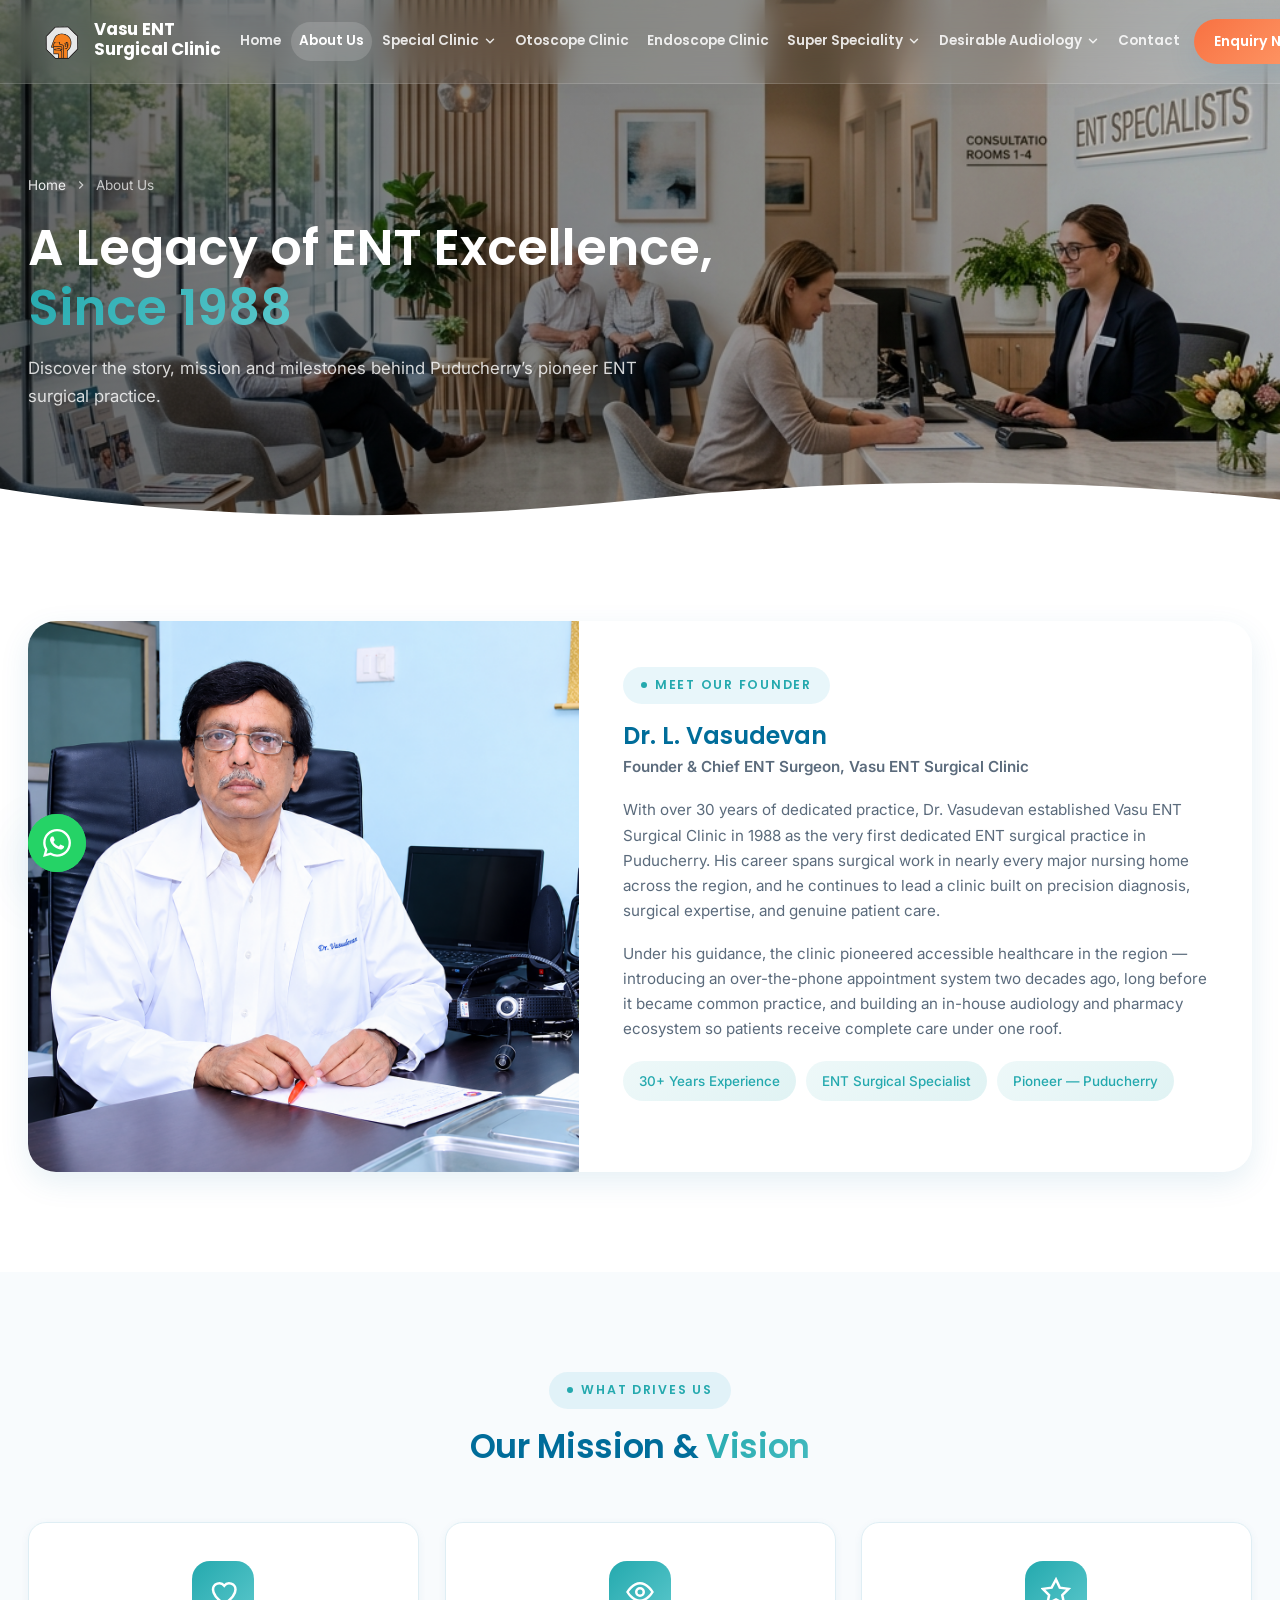
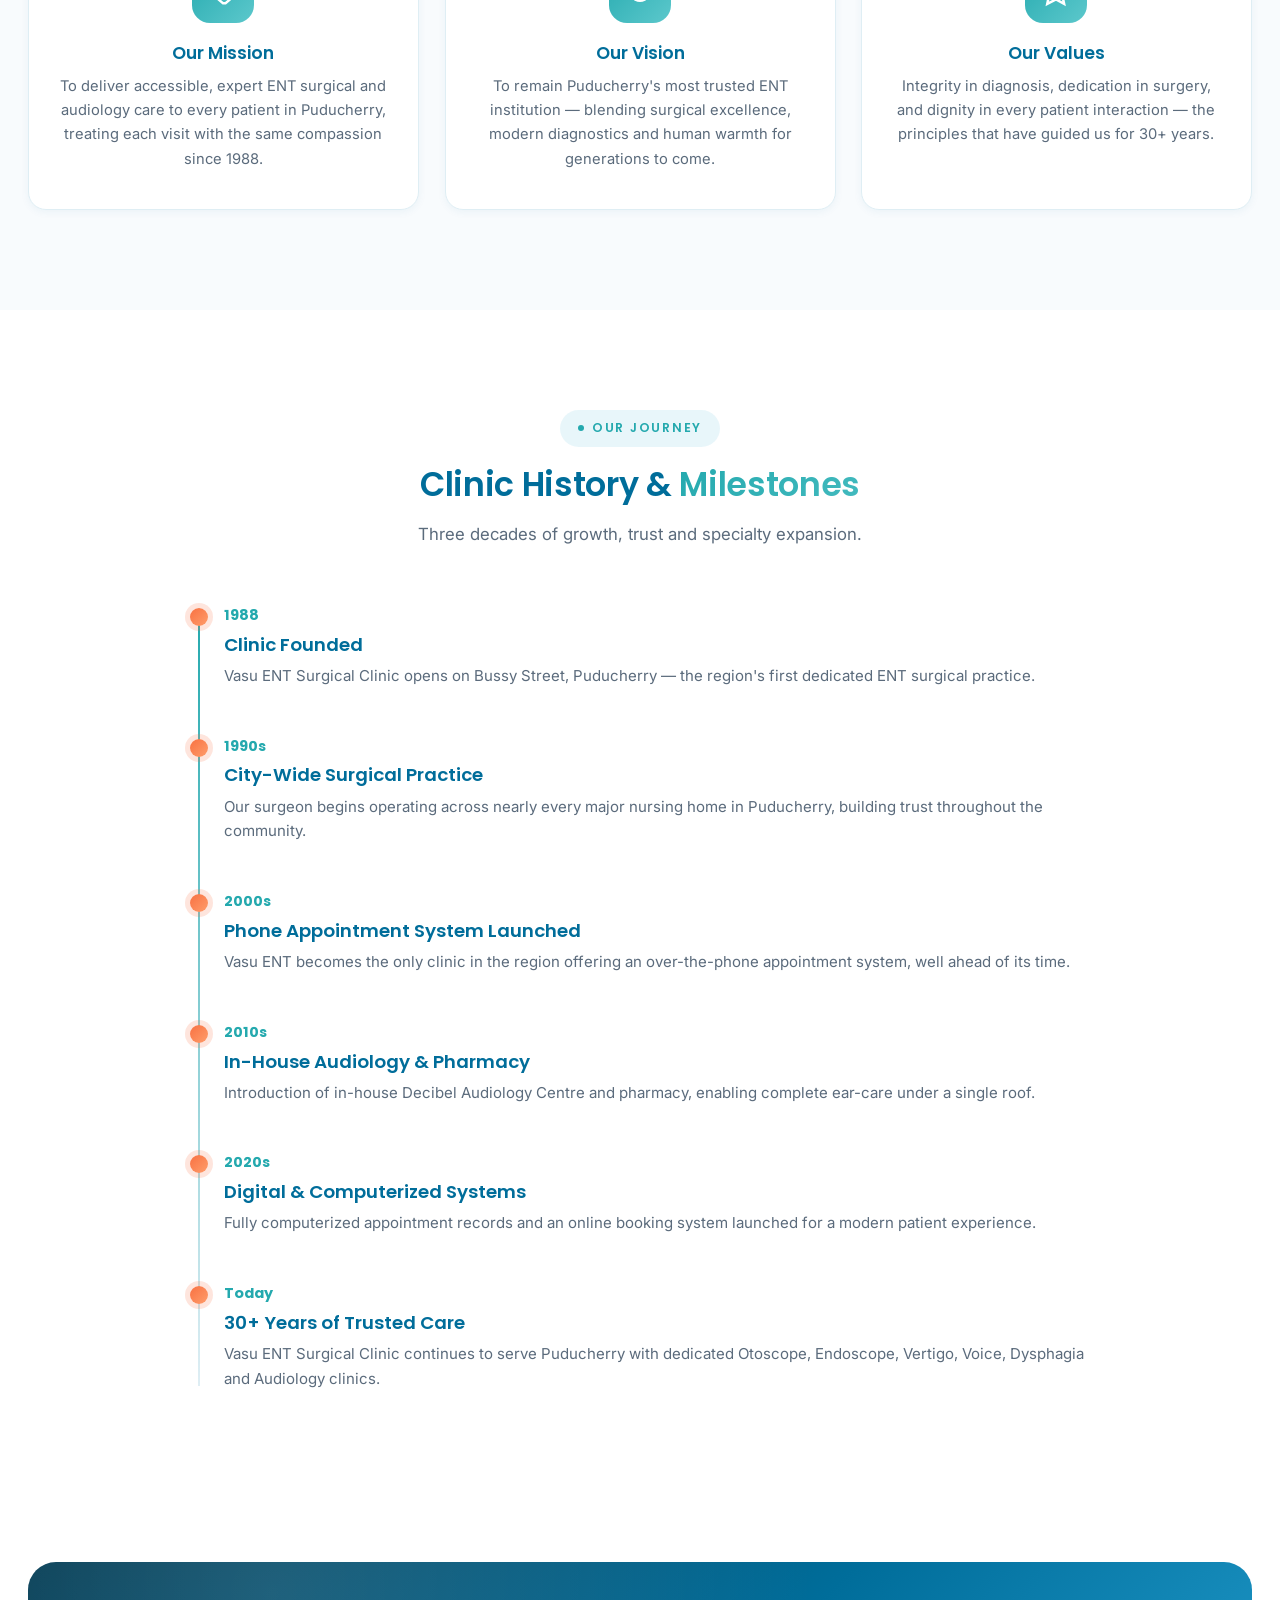
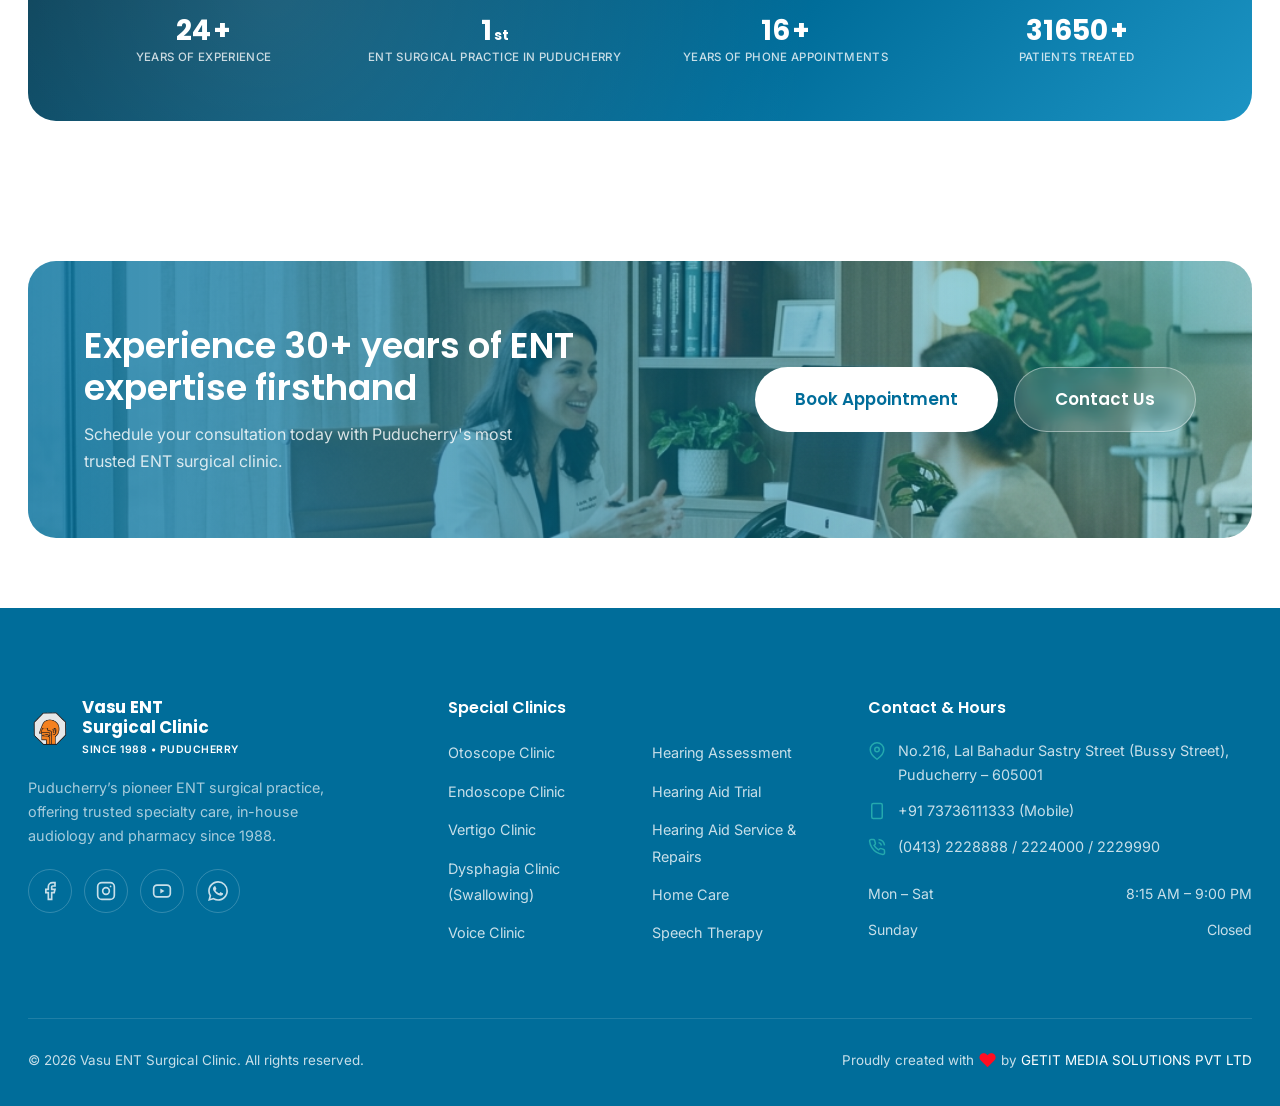
<file: about.html>
<!DOCTYPE html>
<html lang="en">

<head>
  <meta charset="UTF-8" />
  <meta name="viewport" content="width=device-width, initial-scale=1.0" />
  <title>About Us | Vasu ENT Surgical Clinic â€” 30+ Years in Puducherry</title>
  <meta name="description"
    content="Learn the story of Vasu ENT Surgical Clinic â€” Puducherry's pioneer ENT surgical practice since 1988. Our mission, vision, achievements and 30+ years of specialist experience." />
  <meta name="keywords" content="about Vasu ENT, ENT doctor Puducherry, ENT clinic history, ENT surgeon Pondicherry" />
  <meta name="robots" content="index, follow" />
  <link rel="canonical" href="https://www.vasuentclinic.com/about.html" />

  <meta property="og:type" content="website" />
  <meta property="og:site_name" content="Vasu ENT Surgical Clinic" />
  <meta property="og:title" content="About Us | Vasu ENT Surgical Clinic" />
  <meta property="og:description"
    content="Puducherry's pioneer ENT surgical practice since 1988 â€” our story, mission and achievements." />
  <meta property="og:image" content="https://www.vasuentclinic.com/assets/images/clinic-signage-night.jpg" />
  <meta property="og:url" content="https://www.vasuentclinic.com/about.html" />
  <meta property="og:locale" content="en_IN" />

  <meta name="twitter:card" content="summary_large_image" />
  <meta name="twitter:title" content="About Us | Vasu ENT Surgical Clinic" />
  <meta name="twitter:description" content="Puducherry's pioneer ENT surgical practice since 1988." />
  <meta name="twitter:image" content="https://www.vasuentclinic.com/assets/images/clinic-signage-night.jpg" />

  <link rel="icon" type="image/png" sizes="32x32" href="assets/icons/favicon-32x32.png" />
  <link rel="icon" type="image/png" sizes="16x16" href="assets/icons/favicon-16x16.png" />
  <link rel="apple-touch-icon" href="assets/icons/apple-touch-icon.png" />
  <link rel="manifest" href="assets/icons/site.webmanifest" />
  <meta name="theme-color" content="#006d9a" />

  <link rel="preconnect" href="https://fonts.googleapis.com" />
  <link rel="preconnect" href="https://fonts.gstatic.com" crossorigin />
  <link
    href="https://fonts.googleapis.com/css2?family=Poppins:wght@400;500;600;700;800&family=Inter:wght@400;500;600;700&display=swap"
    rel="stylesheet" />

  <link rel="stylesheet" href="css/style.css" />
  <link rel="stylesheet" href="css/animations.css" />
  <link rel="stylesheet" href="css/responsive.css" />

  <script type="application/ld+json">
  {
    "@context": "https://schema.org",
    "@type": "Physician",
    "name": "Vasu ENT Surgical Clinic",
    "medicalSpecialty": "Otolaryngology",
    "address": {
      "@type": "PostalAddress",
      "streetAddress": "No.216, Lal Bahadur Sastry Street (Bussy Street)",
      "addressLocality": "Puducherry",
      "postalCode": "605001",
      "addressCountry": "IN"
    },
    "telephone": "+91-73736111333"
  }
  </script>
</head>

<body>
  <div id="preloader" aria-hidden="true">
    <div class="loader-emblem"></div>
    <span class="loader-text">Vasu ENT Surgical Clinic</span>
  </div>

  <a href="#main-content" class="skip-link">Skip to main content</a>

  <header class="site-header" id="site-header">
    <div class="container navbar">
      <a href="index.html" class="brand">
        <img src="assets/logo/ent-emblem.png" alt="Vasu ENT Surgical Clinic emblem" class="brand-emblem" width="46"
          height="46" />
        <span class="brand-text">
          <span class="brand-name">Vasu ENT <br class="mobile-br">Surgical Clinic</span>
          <span class="brand-tag">Since 1988 &bull; Puducherry</span>
        </span>
      </a>

      <nav class="nav-menu" id="nav-menu" aria-label="Primary">
        <div class="drawer-header">
          <a href="index.html" class="brand">
            <img src="assets/logo/ent-emblem.png" alt="Vasu ENT Surgical Clinic emblem" class="brand-emblem" width="40" height="40" />
            <span class="brand-text">
              <span class="brand-name">Vasu ENT <br class="mobile-br">Surgical Clinic</span>
              <span class="brand-tag">Since 1988 &bull; Puducherry</span>
            </span>
          </a>
          <button class="drawer-close" id="drawer-close" aria-label="Close navigation menu">
            <svg viewBox="0 0 24 24" fill="none" stroke="currentColor" stroke-width="2.5" width="22" height="22">
              <path d="M18 6L6 18M6 6l12 12" />
            </svg>
          </button>
        </div>
        <div class="nav-item">
          <a href="index.html" class="nav-link" data-page="index.html">Home</a>
        </div>
        <div class="nav-item">
          <a href="about.html" class="nav-link is-active" data-page="about.html">About Us</a>
        </div>

        <div class="nav-item has-dropdown">
          <div class="nav-link-wrapper">
            <a href="specialties.html" class="nav-link" data-page="specialties.html">
              Special Clinic
            </a>
            <button class="dropdown-toggle" aria-label="Toggle dropdown" aria-haspopup="true" aria-expanded="false">
              <svg class="chevron" viewBox="0 0 24 24" fill="none" stroke="currentColor" stroke-width="2.5" stroke-linecap="round"><path d="M6 9l6 6 6-6" /></svg>
            </button>
          </div>
          <div class="dropdown-menu">
            <a href="specialties.html#otoscope-clinic" class="dropdown-link">Otoscope Clinic</a>
            <a href="specialties.html#endoscope-clinic" class="dropdown-link">Endoscope Clinic</a>
            <a href="specialties.html#super-speciality" class="dropdown-link">Super Speciality</a>
            <a href="specialties.html#desirable-audiology" class="dropdown-link">Desirable Audiology</a>
          </div>
        </div>

        <div class="nav-item">
          <a href="otoscope-clinic.html" class="nav-link" data-page="otoscope-clinic.html">Otoscope Clinic</a>
        </div>

        <div class="nav-item">
          <a href="endoscope-clinic.html" class="nav-link" data-page="endoscope-clinic.html">Endoscope Clinic</a>
        </div>

        <div class="nav-item has-dropdown">
          <div class="nav-link-wrapper">
            <a href="super-speciality.html" class="nav-link" data-page="super-speciality.html">
              Super Speciality
            </a>
            <button class="dropdown-toggle" aria-label="Toggle dropdown" aria-haspopup="true" aria-expanded="false">
              <svg class="chevron" viewBox="0 0 24 24" fill="none" stroke="currentColor" stroke-width="2.5" stroke-linecap="round"><path d="M6 9l6 6 6-6" /></svg>
            </button>
          </div>
          <div class="dropdown-menu">
            <a href="super-speciality.html#vertigo-clinic" class="dropdown-link">Vertigo Clinic</a>
            <a href="super-speciality.html#dysphagia-clinic" class="dropdown-link">Dysphagia Clinic (Swallowing)</a>
            <a href="super-speciality.html#voice-clinic" class="dropdown-link">Voice Clinic</a>
          </div>
        </div>

        <div class="nav-item has-dropdown">
          <div class="nav-link-wrapper">
            <a href="desirable-audiology.html" class="nav-link" data-page="desirable-audiology.html">
              Desirable Audiology
            </a>
            <button class="dropdown-toggle" aria-label="Toggle dropdown" aria-haspopup="true" aria-expanded="false">
              <svg class="chevron" viewBox="0 0 24 24" fill="none" stroke="currentColor" stroke-width="2.5" stroke-linecap="round"><path d="M6 9l6 6 6-6" /></svg>
            </button>
          </div>
          <div class="dropdown-menu">
            <a href="desirable-audiology.html#hearing-assessment" class="dropdown-link">Hearing Assessment</a>
            <a href="desirable-audiology.html#hearing-aid-trial" class="dropdown-link">Hearing Aid Trial</a>
            <a href="desirable-audiology.html#hearing-aid-service" class="dropdown-link">Hearing Services &amp; Repairs</a>
            <a href="desirable-audiology.html#home-care" class="dropdown-link">Home Care</a>
            <a href="desirable-audiology.html#speech-therapy" class="dropdown-link">Speech Therapy</a>
          </div>
        </div>

        <div class="nav-item">
          <a href="contact.html" class="nav-link" data-page="contact.html">Contact</a>
        </div>

        <div class="nav-item nav-cta">
          <a href="booking.html" class="btn btn-primary btn-sm">Enquiry Now</a>
        </div>

        <div class="mobile-menu-actions">
          <a href="booking.html" class="btn btn-primary btn-block">Enquiry Now</a>
          <a href="tel:+9173736111333" class="btn btn-outline btn-block">Call Clinic</a>
        </div>
      </nav>

      <div class="nav-actions">
        <button class="nav-toggle" id="nav-toggle" aria-label="Toggle navigation menu" aria-expanded="false"
          aria-controls="nav-menu">
          <span></span><span></span><span></span>
        </button>
      </div>
    </div>
  </header>

  <main id="main-content">
    <!-- ============================= PAGE HERO ============================= -->
    <section class="page-hero page-hero--about">
      <div class="container">
        <div class="hero-about-content">
          <div class="breadcrumbs">
            <a href="index.html">Home</a>
            <svg width="14" height="14" viewBox="0 0 24 24" fill="none" stroke="currentColor" stroke-width="2">
              <path d="M9 18l6-6-6-6" />
            </svg>
            <span>About Us</span>
          </div>
          <h1 class="page-hero-title">A Legacy of ENT Excellence, <span class="text-gradient"
              style="background: var(--gradient-text); -webkit-background-clip:text; background-clip:text; color:transparent;">Since
              1988</span></h1>
          <p class="page-hero-desc">Discover the story, mission and milestones behind Puducherry&rsquo;s pioneer ENT
            surgical practice.</p>
        </div>
      </div>
      <svg class="hero-wave-divider" viewBox="0 0 1440 80" preserveAspectRatio="none" aria-hidden="true">
        <path d="M0,32 C240,80 480,80 720,48 C960,16 1200,16 1440,48 L1440,80 L0,80 Z" />
      </svg>
    </section>

    <!-- ============================= DOCTOR INTRO ============================= -->
    <section class="section">
      <div class="container">
        <div class="doctor-card" data-reveal="up">
          <div class="doctor-photo">
            <img src="assets/logo/Doctor_Vasu.png" alt="Dr. L. Vasudevan, Founder and Chief ENT Surgeon"
              loading="lazy" />
          </div>
          <div class="doctor-info">
            <span class="eyebrow">Meet Our Founder</span>
            <h3>Dr. L. Vasudevan</h3>
            <p class="doctor-role">Founder &amp; Chief ENT Surgeon, Vasu ENT Surgical Clinic</p>
            <p>With over 30 years of dedicated practice, Dr. Vasudevan established Vasu ENT Surgical Clinic in 1988 as
              the very first dedicated ENT surgical practice in Puducherry. His career spans surgical work in nearly
              every major nursing home across the region, and he continues to lead a clinic built on precision
              diagnosis, surgical expertise, and genuine patient care.</p>
            <p>Under his guidance, the clinic pioneered accessible healthcare in the region &mdash; introducing an
              over-the-phone appointment system two decades ago, long before it became common practice, and building an
              in-house audiology and pharmacy ecosystem so patients receive complete care under one roof.</p>
            <div class="doctor-creds">
              <span class="tag-pill">30+ Years Experience</span>
              <span class="tag-pill">ENT Surgical Specialist</span>
              <span class="tag-pill">Pioneer &mdash; Puducherry</span>
            </div>
          </div>
        </div>
      </div>
    </section>

    <!-- ============================= MISSION / VISION ============================= -->
    <section class="section section--alt">
      <div class="container">
        <div class="section-head" data-reveal="up">
          <span class="eyebrow">What Drives Us</span>
          <h2 class="section-title">Our Mission &amp; <span class="text-gradient">Vision</span></h2>
        </div>

        <div class="features-grid" style="grid-template-columns: repeat(3, 1fr);" data-reveal-group>
          <div class="value-card card" data-reveal="up">
            <span class="value-icon"><svg viewBox="0 0 24 24" fill="none" stroke="currentColor" stroke-width="2">
                <path d="M12 21c-4-3-8-6.5-8-11a5 5 0 019-3 5 5 0 019 3c0 4.5-4 8-8 11z" />
              </svg></span>
            <h3 class="feature-title">Our Mission</h3>
            <p class="feature-desc">To deliver accessible, expert ENT surgical and audiology care to every patient in
              Puducherry, treating each visit with the same compassion since 1988.</p>
          </div>
          <div class="value-card card" data-reveal="up">
            <span class="value-icon"><svg viewBox="0 0 24 24" fill="none" stroke="currentColor" stroke-width="2">
                <circle cx="12" cy="12" r="3" />
                <path d="M2 12s4-7 10-7 10 7 10 7-4 7-10 7-10-7-10-7z" />
              </svg></span>
            <h3 class="feature-title">Our Vision</h3>
            <p class="feature-desc">To remain Puducherry's most trusted ENT institution &mdash; blending surgical
              excellence, modern diagnostics and human warmth for generations to come.</p>
          </div>
          <div class="value-card card" data-reveal="up">
            <span class="value-icon"><svg viewBox="0 0 24 24" fill="none" stroke="currentColor" stroke-width="2">
                <path d="M12 2l3 6.5 7 1-5 5 1.5 7-6.5-3.5L5 21.5 6.5 14.5l-5-5 7-1z" />
              </svg></span>
            <h3 class="feature-title">Our Values</h3>
            <p class="feature-desc">Integrity in diagnosis, dedication in surgery, and dignity in every patient
              interaction &mdash; the principles that have guided us for 30+ years.</p>
          </div>
        </div>
      </div>
    </section>

    <!-- ============================= TIMELINE ============================= -->
    <section class="section">
      <div class="container">
        <div class="section-head" data-reveal="up">
          <span class="eyebrow">Our Journey</span>
          <h2 class="section-title">Clinic History &amp; <span class="text-gradient">Milestones</span></h2>
          <p class="section-subtitle">Three decades of growth, trust and specialty expansion.</p>
        </div>

        <div class="timeline" data-reveal="up">
          <div class="timeline-item">
            <span class="timeline-dot"></span>
            <div class="timeline-year">1988</div>
            <h3 class="timeline-title">Clinic Founded</h3>
            <p class="timeline-desc">Vasu ENT Surgical Clinic opens on Bussy Street, Puducherry &mdash; the region's
              first dedicated ENT surgical practice.</p>
          </div>
          <div class="timeline-item">
            <span class="timeline-dot"></span>
            <div class="timeline-year">1990s</div>
            <h3 class="timeline-title">City-Wide Surgical Practice</h3>
            <p class="timeline-desc">Our surgeon begins operating across nearly every major nursing home in Puducherry,
              building trust throughout the community.</p>
          </div>
          <div class="timeline-item">
            <span class="timeline-dot"></span>
            <div class="timeline-year">2000s</div>
            <h3 class="timeline-title">Phone Appointment System Launched</h3>
            <p class="timeline-desc">Vasu ENT becomes the only clinic in the region offering an over-the-phone
              appointment system, well ahead of its time.</p>
          </div>
          <div class="timeline-item">
            <span class="timeline-dot"></span>
            <div class="timeline-year">2010s</div>
            <h3 class="timeline-title">In-House Audiology &amp; Pharmacy</h3>
            <p class="timeline-desc">Introduction of in-house Decibel Audiology Centre and pharmacy, enabling complete
              ear-care under a single roof.</p>
          </div>
          <div class="timeline-item">
            <span class="timeline-dot"></span>
            <div class="timeline-year">2020s</div>
            <h3 class="timeline-title">Digital &amp; Computerized Systems</h3>
            <p class="timeline-desc">Fully computerized appointment records and an online booking system launched for a
              modern patient experience.</p>
          </div>
          <div class="timeline-item">
            <span class="timeline-dot"></span>
            <div class="timeline-year">Today</div>
            <h3 class="timeline-title">30+ Years of Trusted Care</h3>
            <p class="timeline-desc">Vasu ENT Surgical Clinic continues to serve Puducherry with dedicated Otoscope,
              Endoscope, Vertigo, Voice, Dysphagia and Audiology clinics.</p>
          </div>
        </div>
      </div>
    </section>

    <!-- ============================= ACHIEVEMENTS / STATS ============================= -->
    <section class="section--tight">
      <div class="container">
        <div class="stats-strip" data-reveal="zoom">
          <div class="stat-item">
            <span class="stat-number"><span data-counter="30">0</span>+</span>
            <span class="stat-label">Years of Experience</span>
          </div>
          <div class="stat-item">
            <span class="stat-number"><span data-counter="1">0</span><sup style="font-size: 0.9rem;">st</sup></span>
            <span class="stat-label">ENT Surgical Practice in Puducherry</span>
          </div>
          <div class="stat-item">
            <span class="stat-number"><span data-counter="20">0</span>+</span>
            <span class="stat-label">Years of Phone Appointments</span>
          </div>
          <div class="stat-item">
            <span class="stat-number"><span data-counter="40000">0</span>+</span>
            <span class="stat-label">Patients Treated</span>
          </div>
        </div>
      </div>
    </section>


    <!-- ============================= CTA ============================= -->
    <section class="section--tight">
      <div class="container">
        <div class="cta-banner" data-reveal="zoom">
          <div class="cta-banner-text">
            <h2>Experience 30+ years of ENT expertise firsthand</h2>
            <p>Schedule your consultation today with Puducherry's most trusted ENT surgical clinic.</p>
          </div>
          <div class="cta-banner-actions">
            <a href="booking.html" class="btn btn-white btn-lg"><span>Book Appointment</span></a>
            <a href="contact.html" class="btn btn-ghost btn-lg"><span>Contact Us</span></a>
          </div>
        </div>
      </div>
    </section>
  </main>

  <footer class="site-footer">
    <div class="container">
      <div class="footer-top">
        <div class="footer-col footer-brand">
          <a href="index.html" class="brand">
            <img src="assets/logo/ent-emblem.png" alt="Vasu ENT Surgical Clinic emblem" class="brand-emblem" width="46"
              height="46" />
            <span class="brand-text">
              <span class="brand-name">Vasu ENT <br class="mobile-br">Surgical Clinic</span>
              <span class="brand-tag">Since 1988 &bull; Puducherry</span>
            </span>
          </a>
          <p>Puducherry&rsquo;s pioneer ENT surgical practice, offering trusted specialty care, in-house audiology and
            pharmacy since 1988.</p>
          <div class="footer-socials">
            <a href="#" aria-label="Facebook"><svg viewBox="0 0 24 24" fill="none" stroke="currentColor"
                stroke-width="2">
                <path d="M18 2h-3a5 5 0 00-5 5v3H7v4h3v8h4v-8h3l1-4h-4V7a1 1 0 011-1h3z" />
              </svg></a>
            <a href="#" aria-label="Instagram"><svg viewBox="0 0 24 24" fill="none" stroke="currentColor"
                stroke-width="2">
                <rect x="2" y="2" width="20" height="20" rx="5" />
                <circle cx="12" cy="12" r="4" />
                <circle cx="17.5" cy="6.5" r="1" fill="currentColor" stroke="none" />
              </svg></a>
            <a href="#" aria-label="YouTube"><svg viewBox="0 0 24 24" fill="none" stroke="currentColor"
                stroke-width="2">
                <rect x="2" y="5" width="20" height="14" rx="4" />
                <path d="M10 9l5 3-5 3z" fill="currentColor" stroke="none" />
              </svg></a>
            <a href="tel:+9173736111333" aria-label="Phone"><svg viewBox="0 0 24 24" fill="currentColor">
                <path
                  d="M17.472 14.382c-.297-.149-1.758-.867-2.03-.967-.273-.099-.471-.148-.67.15-.197.297-.767.966-.94 1.164-.173.199-.347.223-.644.075-.297-.15-1.255-.463-2.39-1.475-.883-.788-1.48-1.761-1.653-2.059-.173-.297-.018-.458.13-.606.134-.133.298-.347.446-.52.149-.174.198-.298.298-.497.099-.198.05-.371-.025-.52-.075-.149-.669-1.612-.916-2.207-.242-.579-.487-.5-.669-.51a12.8 12.8 0 0 0-.57-.01c-.198 0-.52.074-.792.372-.272.297-1.04 1.016-1.04 2.479 0 1.462 1.065 2.875 1.213 3.074.149.198 2.096 3.2 5.077 4.487.709.306 1.262.489 1.694.625.712.227 1.36.195 1.871.118.571-.085 1.758-.719 2.006-1.413.248-.694.248-1.289.173-1.413-.074-.124-.272-.198-.57-.347m-5.421 7.403h-.004a9.87 9.87 0 0 1-5.031-1.378l-.361-.214-3.741.982.998-3.648-.235-.374a9.86 9.86 0 0 1-1.51-5.26c.001-5.45 4.436-9.884 9.888-9.884 2.64 0 5.122 1.03 6.988 2.898a9.825 9.825 0 0 1 2.893 6.994c-.003 5.45-4.437 9.884-9.885 9.884m8.413-18.297A11.815 11.815 0 0 0 12.05 0C5.495 0 .16 5.335.157 11.892c0 2.096.547 4.142 1.588 5.945L.057 24l6.305-1.654a11.882 11.882 0 0 0 5.683 1.448h.005c6.554 0 11.89-5.335 11.893-11.893a11.821 11.821 0 0 0-3.48-8.413Z" />
              </svg></a>
          </div>
        </div>


        <div class="footer-col">
          <h4>Special Clinics</h4>
          <ul>
            <li><a href="specialties.html#otoscope-clinic">Otoscope Clinic</a></li>
            <li><a href="specialties.html#endoscope-clinic">Endoscope Clinic</a></li>
            <li><a href="specialties.html#vertigo-clinic">Vertigo Clinic</a></li>
            <li><a href="specialties.html#dysphagia-clinic">Dysphagia Clinic (Swallowing)</a></li>
            <li><a href="specialties.html#voice-clinic">Voice Clinic</a></li>
            <li><a href="specialties.html#hearing-assessment">Hearing Assessment</a></li>
            <li><a href="specialties.html#hearing-aid-trial">Hearing Aid Trial</a></li>
            <li><a href="specialties.html#hearing-aid-service">Hearing Aid Service &amp; Repairs</a></li>
            <li><a href="specialties.html#home-care">Home Care</a></li>
            <li><a href="specialties.html#speech-therapy">Speech Therapy</a></li>
          </ul>
        </div>

        <div class="footer-col">
          <h4>Contact &amp; Hours</h4>
          <ul class="footer-contact">
            <li>
              <a href="https://www.google.com/maps?q=No.216,+Lal+Bahadur+Sastry+Street,+Bussy+Street,+Puducherry+605001"
                target="_blank" rel="noopener">
                <svg viewBox="0 0 24 24" fill="none" stroke="currentColor" stroke-width="2">
                  <path d="M21 10c0 7-9 13-9 13s-9-6-9-13a9 9 0 0118 0z" />
                  <circle cx="12" cy="10" r="3" />
                </svg>
                <span>No.216, Lal Bahadur Sastry Street (Bussy Street), Puducherry &ndash; 605001</span>
              </a>
            </li>
            <li>
              <a href="tel:+9173736111333">
                <svg viewBox="0 0 24 24" fill="none" stroke="currentColor" stroke-width="2">
                  <rect x="5" y="2" width="14" height="20" rx="2" ry="2"></rect><line x1="12" y1="18" x2="12.01" y2="18"></line>
                </svg>
                <span>+91 73736111333 (Mobile)</span>
              </a>
            </li>
            <li>
              <a href="tel:+914132228888">
                <svg viewBox="0 0 24 24" fill="none" stroke="currentColor" stroke-width="2">
                  <path d="M22 16.92v3a2 2 0 0 1-2.18 2 19.79 19.79 0 0 1-8.63-3.07 19.5 19.5 0 0 1-6-6 19.79 19.79 0 0 1-3.07-8.67A2 2 0 0 1 4.11 2h3a2 2 0 0 1 2 1.72 12.84 12.84 0 0 0 .7 2.81 2 2 0 0 1-.45 2.11L8.09 9.91a16 16 0 0 0 6 6l1.27-1.27a2 2 0 0 1 2.11-.45 12.84 12.84 0 0 0 2.81.7A2 2 0 0 1 22 16.92z"/><path d="M14.05 2a9 9 0 0 1 8 7.94"/><path d="M14.05 6A5 5 0 0 1 18 10"/>
                </svg>
                <span>(0413) 2228888 / 2224000 / 2229990</span>
              </a>
            </li>
          </ul>
          <div style="margin-top: 18px;">
            <div class="footer-hours-row"><span>Mon &ndash; Sat</span><span>8:15 AM &ndash; 9:00 PM</span></div>
            <div class="footer-hours-row"><span>Sunday</span><span>Closed</span></div>
          </div>
        </div>
      </div>

      <div class="footer-bottom">
        <p>&copy; <span data-current-year>2026</span> Vasu ENT Surgical Clinic. All rights reserved.</p>
        <p>Proudly created with <span style="color: #ff0d21; font-size: 1.4em; vertical-align: -0.1em;">&hearts;</span> by <a href="https://www.getitmediasolutions.com/" target="_blank" rel="noopener" style="color: #fff; text-decoration: none;">GETIT MEDIA SOLUTIONS PVT LTD</a></p>
      </div>
    </div>
  </footer>

  <a href="https://wa.me/917373611133" class="whatsapp-float" aria-label="Chat with us on WhatsApp" target="_blank"
    rel="noopener">
    <svg viewBox="0 0 24 24" fill="currentColor">
      <path
        d="M17.472 14.382c-.297-.149-1.758-.867-2.03-.967-.273-.099-.471-.148-.67.15-.197.297-.767.966-.94 1.164-.173.199-.347.223-.644.075-.297-.15-1.255-.463-2.39-1.475-.883-.788-1.48-1.761-1.653-2.059-.173-.297-.018-.458.13-.606.134-.133.298-.347.446-.52.149-.174.198-.298.298-.497.099-.198.05-.371-.025-.52-.075-.149-.669-1.612-.916-2.207-.242-.579-.487-.5-.669-.51a12.8 12.8 0 0 0-.57-.01c-.198 0-.52.074-.792.372-.272.297-1.04 1.016-1.04 2.479 0 1.462 1.065 2.875 1.213 3.074.149.198 2.096 3.2 5.077 4.487.709.306 1.262.489 1.694.625.712.227 1.36.195 1.871.118.571-.085 1.758-.719 2.006-1.413.248-.694.248-1.289.173-1.413-.074-.124-.272-.198-.57-.347m-5.421 7.403h-.004a9.87 9.87 0 0 1-5.031-1.378l-.361-.214-3.741.982.998-3.648-.235-.374a9.86 9.86 0 0 1-1.51-5.26c.001-5.45 4.436-9.884 9.888-9.884 2.64 0 5.122 1.03 6.988 2.898a9.825 9.825 0 0 1 2.893 6.994c-.003 5.45-4.437 9.884-9.885 9.884m8.413-18.297A11.815 11.815 0 0 0 12.05 0C5.495 0 .16 5.335.157 11.892c0 2.096.547 4.142 1.588 5.945L.057 24l6.305-1.654a11.882 11.882 0 0 0 5.683 1.448h.005c6.554 0 11.89-5.335 11.893-11.893a11.821 11.821 0 0 0-3.48-8.413Z" />
    </svg>
  </a>

  <button class="back-to-top" aria-label="Back to top">
    <svg viewBox="0 0 24 24" fill="none" stroke="currentColor" stroke-width="2.5">
      <path d="M12 19V5M5 12l7-7 7 7" />
    </svg>
  </button>

  <script src="js/navigation.js"></script>
  <script src="js/app.js"></script>
  <script src="js/animations.js"></script>
</body>

</html>
</file>
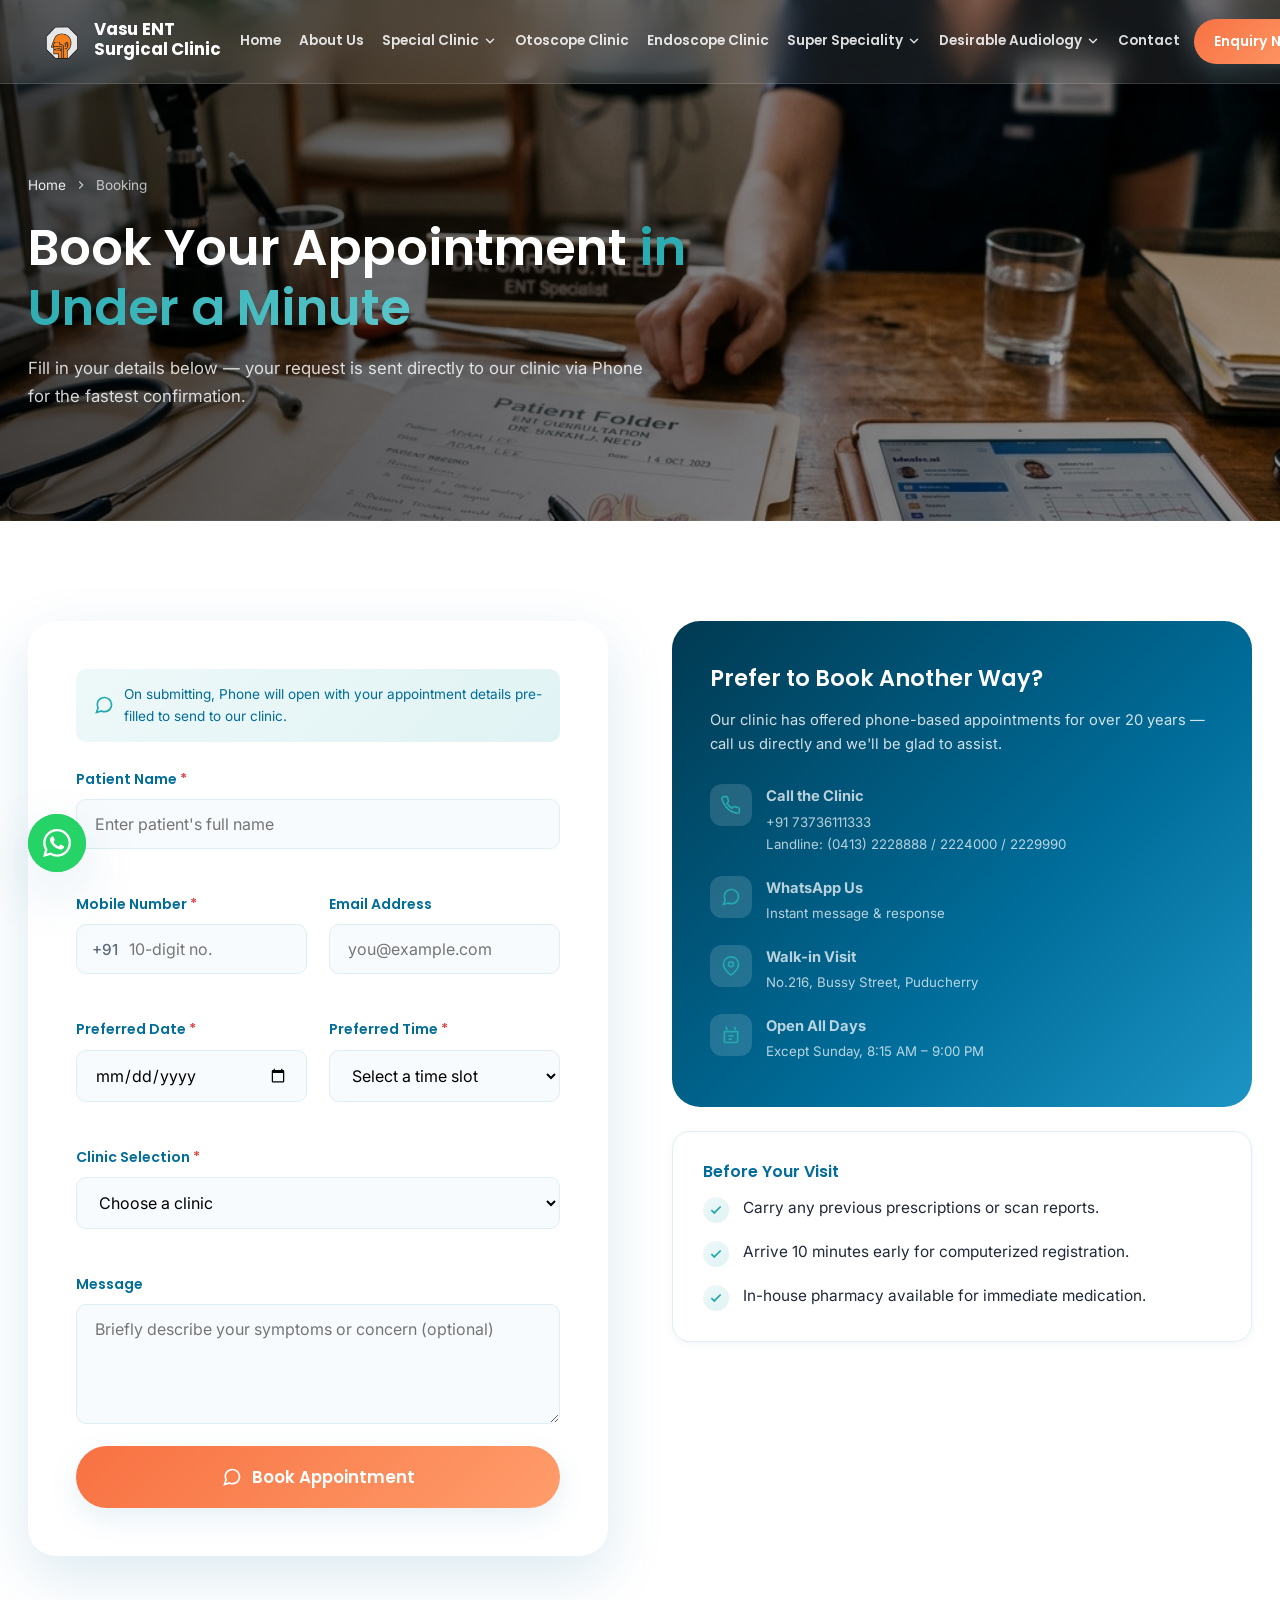
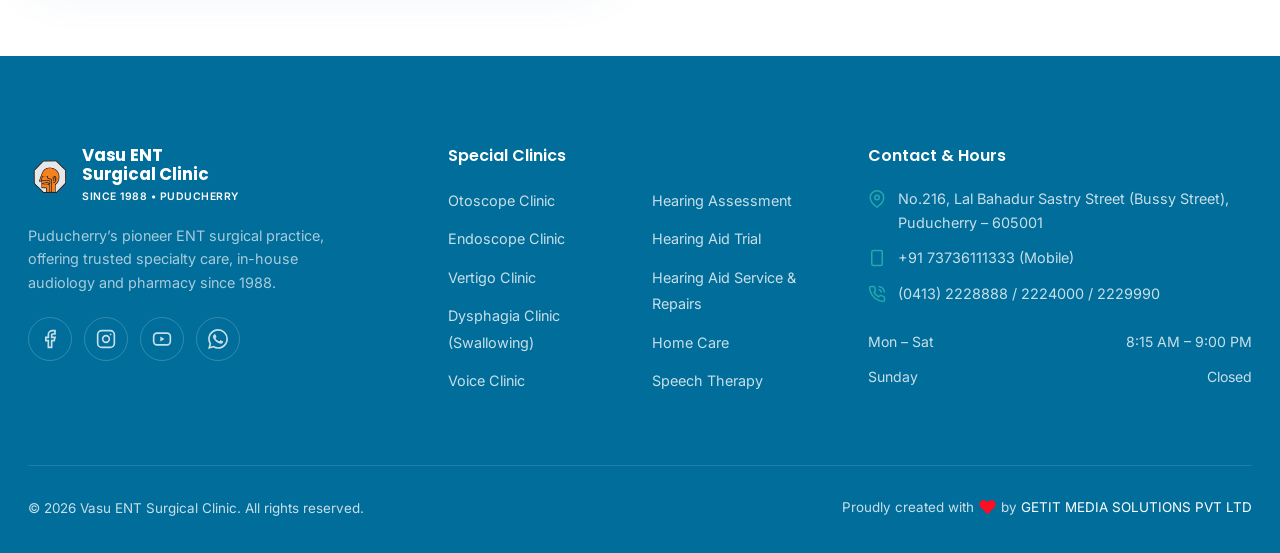
<file: booking.html>
<!DOCTYPE html>
<html lang="en">

<head>
  <meta charset="UTF-8" />
  <meta name="viewport" content="width=device-width, initial-scale=1.0" />
  <title>Book Appointment | Vasu ENT Surgical Clinic, Puducherry</title>
  <meta name="description"
    content="Book your appointment at Vasu ENT Surgical Clinic online in seconds. Choose your preferred clinic, date and time â€” your request is sent directly to our team via WhatsApp." />
  <meta name="keywords" content="book ENT appointment Puducherry, Vasu ENT booking, ENT doctor appointment online" />
  <meta name="robots" content="index, follow" />
  <link rel="canonical" href="https://www.vasuentclinic.com/booking.html" />

  <meta property="og:type" content="website" />
  <meta property="og:site_name" content="Vasu ENT Surgical Clinic" />
  <meta property="og:title" content="Book Appointment | Vasu ENT Surgical Clinic" />
  <meta property="og:description"
    content="Book your ENT appointment online in seconds â€” request sent directly via WhatsApp." />
  <meta property="og:image" content="https://www.vasuentclinic.com/assets/images/clinic-signage-day.jpg" />
  <meta property="og:url" content="https://www.vasuentclinic.com/booking.html" />
  <meta property="og:locale" content="en_IN" />

  <meta name="twitter:card" content="summary_large_image" />
  <meta name="twitter:title" content="Book Appointment | Vasu ENT Surgical Clinic" />
  <meta name="twitter:description" content="Book your ENT appointment online in seconds." />
  <meta name="twitter:image" content="https://www.vasuentclinic.com/assets/images/clinic-signage-day.jpg" />

  <link rel="icon" type="image/png" sizes="32x32" href="assets/icons/favicon-32x32.png" />
  <link rel="icon" type="image/png" sizes="16x16" href="assets/icons/favicon-16x16.png" />
  <link rel="apple-touch-icon" href="assets/icons/apple-touch-icon.png" />
  <link rel="manifest" href="assets/icons/site.webmanifest" />
  <meta name="theme-color" content="#006d9a" />

  <link rel="preconnect" href="https://fonts.googleapis.com" />
  <link rel="preconnect" href="https://fonts.gstatic.com" crossorigin />
  <link
    href="https://fonts.googleapis.com/css2?family=Poppins:wght@400;500;600;700;800&family=Inter:wght@400;500;600;700&display=swap"
    rel="stylesheet" />

  <link rel="stylesheet" href="css/style.css" />
  <link rel="stylesheet" href="css/animations.css" />
  <link rel="stylesheet" href="css/responsive.css" />
</head>

<body>
  <div id="preloader" aria-hidden="true">
    <div class="loader-emblem"></div>
    <span class="loader-text">Vasu ENT Surgical Clinic</span>
  </div>

  <a href="#main-content" class="skip-link">Skip to main content</a>

  <header class="site-header" id="site-header">
    <div class="container navbar">
      <a href="index.html" class="brand">
        <img src="assets/logo/ent-emblem.png" alt="Vasu ENT Surgical Clinic emblem" class="brand-emblem" width="46"
          height="46" />
        <span class="brand-text">
          <span class="brand-name">Vasu ENT <br class="mobile-br">Surgical Clinic</span>
          <span class="brand-tag">Since 1988 &bull; Puducherry</span>
        </span>
      </a>

      <nav class="nav-menu" id="nav-menu" aria-label="Primary">
        <div class="drawer-header">
          <a href="index.html" class="brand">
            <img src="assets/logo/ent-emblem.png" alt="Vasu ENT Surgical Clinic emblem" class="brand-emblem" width="40" height="40" />
            <span class="brand-text">
              <span class="brand-name">Vasu ENT <br class="mobile-br">Surgical Clinic</span>
              <span class="brand-tag">Since 1988 &bull; Puducherry</span>
            </span>
          </a>
          <button class="drawer-close" id="drawer-close" aria-label="Close navigation menu">
            <svg viewBox="0 0 24 24" fill="none" stroke="currentColor" stroke-width="2.5" width="22" height="22">
              <path d="M18 6L6 18M6 6l12 12" />
            </svg>
          </button>
        </div>
        <div class="nav-item">
          <a href="index.html" class="nav-link" data-page="index.html">Home</a>
        </div>
        <div class="nav-item">
          <a href="about.html" class="nav-link" data-page="about.html">About Us</a>
        </div>

        <div class="nav-item has-dropdown">
          <div class="nav-link-wrapper">
            <a href="specialties.html" class="nav-link" data-page="specialties.html">
              Special Clinic
            </a>
            <button class="dropdown-toggle" aria-label="Toggle dropdown" aria-haspopup="true" aria-expanded="false">
              <svg class="chevron" viewBox="0 0 24 24" fill="none" stroke="currentColor" stroke-width="2.5" stroke-linecap="round"><path d="M6 9l6 6 6-6" /></svg>
            </button>
          </div>
          <div class="dropdown-menu">
            <a href="specialties.html#otoscope-clinic" class="dropdown-link">Otoscope Clinic</a>
            <a href="specialties.html#endoscope-clinic" class="dropdown-link">Endoscope Clinic</a>
            <a href="specialties.html#super-speciality" class="dropdown-link">Super Speciality</a>
            <a href="specialties.html#desirable-audiology" class="dropdown-link">Desirable Audiology</a>
          </div>
        </div>

        <div class="nav-item">
          <a href="otoscope-clinic.html" class="nav-link" data-page="otoscope-clinic.html">Otoscope Clinic</a>
        </div>

        <div class="nav-item">
          <a href="endoscope-clinic.html" class="nav-link" data-page="endoscope-clinic.html">Endoscope Clinic</a>
        </div>

        <div class="nav-item has-dropdown">
          <div class="nav-link-wrapper">
            <a href="super-speciality.html" class="nav-link" data-page="super-speciality.html">
              Super Speciality
            </a>
            <button class="dropdown-toggle" aria-label="Toggle dropdown" aria-haspopup="true" aria-expanded="false">
              <svg class="chevron" viewBox="0 0 24 24" fill="none" stroke="currentColor" stroke-width="2.5" stroke-linecap="round"><path d="M6 9l6 6 6-6" /></svg>
            </button>
          </div>
          <div class="dropdown-menu">
            <a href="super-speciality.html#vertigo-clinic" class="dropdown-link">Vertigo Clinic</a>
            <a href="super-speciality.html#dysphagia-clinic" class="dropdown-link">Dysphagia Clinic (Swallowing)</a>
            <a href="super-speciality.html#voice-clinic" class="dropdown-link">Voice Clinic</a>
          </div>
        </div>

        <div class="nav-item has-dropdown">
          <div class="nav-link-wrapper">
            <a href="desirable-audiology.html" class="nav-link" data-page="desirable-audiology.html">
              Desirable Audiology
            </a>
            <button class="dropdown-toggle" aria-label="Toggle dropdown" aria-haspopup="true" aria-expanded="false">
              <svg class="chevron" viewBox="0 0 24 24" fill="none" stroke="currentColor" stroke-width="2.5" stroke-linecap="round"><path d="M6 9l6 6 6-6" /></svg>
            </button>
          </div>
          <div class="dropdown-menu">
            <a href="desirable-audiology.html#hearing-assessment" class="dropdown-link">Hearing Assessment</a>
            <a href="desirable-audiology.html#hearing-aid-trial" class="dropdown-link">Hearing Aid Trial</a>
            <a href="desirable-audiology.html#hearing-aid-service" class="dropdown-link">Hearing Services &amp; Repairs</a>
            <a href="desirable-audiology.html#home-care" class="dropdown-link">Home Care</a>
            <a href="desirable-audiology.html#speech-therapy" class="dropdown-link">Speech Therapy</a>
          </div>
        </div>

        <div class="nav-item">
          <a href="contact.html" class="nav-link" data-page="contact.html">Contact</a>
        </div>

        <div class="nav-item nav-cta">
          <a href="booking.html" class="btn btn-primary btn-sm">Enquiry Now</a>
        </div>

        <div class="mobile-menu-actions">
          <a href="booking.html" class="btn btn-primary btn-block">Enquiry Now</a>
          <a href="tel:+9173736111333" class="btn btn-outline btn-block">Call Clinic</a>
        </div>
      </nav>

      <div class="nav-actions">
        <button class="nav-toggle" id="nav-toggle" aria-label="Toggle navigation menu" aria-expanded="false"
          aria-controls="nav-menu">
          <span></span><span></span><span></span>
        </button>
      </div>
    </div>
  </header>

  <main id="main-content">
    <section class="page-hero page-hero--booking">
      <div class="container">
        <div class="breadcrumbs">
          <a href="index.html">Home</a>
          <svg width="14" height="14" viewBox="0 0 24 24" fill="none" stroke="currentColor" stroke-width="2">
            <path d="M9 18l6-6-6-6" />
          </svg>
          <span>Booking</span>
        </div>
        <h1 class="page-hero-title">Book Your Appointment <span
            style="background: var(--gradient-text); -webkit-background-clip:text; background-clip:text; color:transparent;">in
            Under a Minute</span></h1>
        <p class="page-hero-desc">Fill in your details below &mdash; your request is sent directly to our clinic via
          Phone for the fastest confirmation.</p>
      </div>
    </section>

    <section class="section">
      <div class="container">
        <div class="split-section" style="align-items: flex-start;">
          <!-- Booking form -->
          <div data-reveal="up" style="order: 1;">
            <div class="form-card">
              <div class="form-note">
                <svg viewBox="0 0 24 24" fill="none" stroke="currentColor" stroke-width="2">
                  <path
                    d="M21 11.5a8.38 8.38 0 01-.9 3.8 8.5 8.5 0 01-7.6 4.7 8.38 8.38 0 01-3.8-.9L3 21l1.9-5.7a8.38 8.38 0 01-.9-3.8 8.5 8.5 0 014.7-7.6 8.38 8.38 0 013.8-.9h.5a8.48 8.48 0 018 8v.5z" />
                </svg>
                <span>On submitting, Phone will open with your appointment details pre-filled to send to our
                  clinic.</span>
              </div>

              <div class="form-body">
                <form id="booking-form" novalidate>
                  <div class="form-grid">
                    <div class="form-group full">
                      <label for="patient-name">Patient Name <span class="required-mark">*</span></label>
                      <input type="text" id="patient-name" name="patientName" class="form-control"
                        placeholder="Enter patient's full name" autocomplete="name" required />
                      <span class="form-error" role="alert"></span>
                    </div>

                    <div class="form-group">
                      <label for="mobile-number">Mobile Number <span class="required-mark">*</span></label>
                      <div class="phone-input-wrapper" style="position: relative; display: flex; align-items: center;">
                        <span class="phone-prefix" style="position: absolute; left: 16px; color: var(--color-text-muted); font-weight: 500; font-size: 0.95rem; user-select: none; pointer-events: none;">+91</span>
                        <input type="tel" id="mobile-number" name="mobile" class="form-control"
                          placeholder="10-digit no." autocomplete="tel" required maxlength="10" style="padding-left: 52px;" />
                      </div>
                      <span class="form-error" role="alert"></span>
                    </div>

                    <div class="form-group">
                      <label for="email-address">Email Address</label>
                      <input type="email" id="email-address" name="email" class="form-control"
                        placeholder="you@example.com" autocomplete="email" />
                      <span class="form-error" role="alert"></span>
                    </div>

                    <div class="form-group">
                      <label for="preferred-date">Preferred Date <span class="required-mark">*</span></label>
                      <input type="date" id="preferred-date" name="preferredDate" class="form-control" required />
                      <span class="form-error" role="alert"></span>
                    </div>

                    <div class="form-group">
                      <label for="preferred-time">Preferred Time <span class="required-mark">*</span></label>
                      <select id="preferred-time" name="preferredTime" class="form-control" required>
                        <option value="" disabled selected>Select a time slot</option>
                        <option value="Morning (9:00 AM - 12:00 PM)">Morning (9:00 AM &ndash; 12:00 PM)</option>
                        <option value="Afternoon (12:00 PM - 3:00 PM)">Afternoon (12:00 PM &ndash; 3:00 PM)</option>
                        <option value="Evening (3:00 PM - 7:00 PM)">Evening (3:00 PM &ndash; 7:00 PM)</option>
                      </select>
                      <span class="form-error" role="alert"></span>
                    </div>

                    <div class="form-group full">
                      <label for="clinic-selection">Clinic Selection <span class="required-mark">*</span></label>
                      <select id="clinic-selection" name="clinic" class="form-control" required>
                        <option value="" disabled selected>Choose a clinic</option>
                        <option value="General ENT Consultation">General ENT Consultation</option>
                        <option value="Otoscope Clinic">Otoscope Clinic</option>
                        <option value="Endoscope Clinic">Endoscope Clinic</option>
                        <option value="Vertigo Clinic">Vertigo Clinic</option>
                        <option value="Dysphagia Clinic (Swallowing Disorders)">Dysphagia Clinic (Swallowing Disorders)
                        </option>
                        <option value="Voice Clinic">Voice Clinic</option>
                        <option value="Hearing Assessment">Hearing Assessment</option>
                        <option value="Hearing Aid Trial">Hearing Aid Trial</option>
                        <option value="Hearing Aid Service & Repairs">Hearing Aid Service &amp; Repairs</option>
                        <option value="Home Care">Home Care</option>
                        <option value="Speech Therapy">Speech Therapy</option>
                      </select>
                      <span class="form-error" role="alert"></span>
                    </div>

                    <div class="form-group full">
                      <label for="patient-message">Message</label>
                      <textarea id="patient-message" name="message" class="form-control"
                        placeholder="Briefly describe your symptoms or concern (optional)"></textarea>
                      <span class="form-error" role="alert"></span>
                    </div>
                  </div>

                  <button type="submit" class="btn btn-primary btn-lg btn-block">
                    <svg viewBox="0 0 24 24" fill="none" stroke="currentColor" stroke-width="2">
                      <path
                        d="M21 11.5a8.38 8.38 0 01-.9 3.8 8.5 8.5 0 01-7.6 4.7 8.38 8.38 0 01-3.8-.9L3 21l1.9-5.7a8.38 8.38 0 01-.9-3.8 8.5 8.5 0 014.7-7.6 8.38 8.38 0 013.8-.9h.5a8.48 8.48 0 018 8v.5z" />
                    </svg>
                    <span>Book Appointment</span>
                  </button>
                </form>
              </div>

              <div class="form-success" tabindex="-1">
                <span class="form-success-icon">
                  <svg viewBox="0 0 24 24" fill="none" stroke="currentColor" stroke-width="2.5">
                    <path d="M20 6L9 17l-5-5" />
                  </svg>
                </span>
                <h3>Request Sent Successfully!</h3>
                <p style="color: var(--color-text-muted); max-width: 400px; margin: 12px auto 24px;">We've opened
                  WhatsApp with your appointment details. Please tap send to notify our clinic team &mdash; we'll
                  confirm shortly.</p>
                <a href="#" data-booking-reset class="btn btn-outline">
                  <span>Book Another Appointment</span>
                </a>
              </div>
            </div>
          </div>

          <!-- Booking info sidebar -->
          <div data-reveal="up" style="order: 2;">
            <div class="booking-info-card">
              <h3>Prefer to Book Another Way?</h3>
              <p>Our clinic has offered phone-based appointments for over 20 years &mdash; call us directly and we'll be
                glad to assist.</p>
              <ul class="booking-info-list">
                <li>
                  <span class="icon"><svg viewBox="0 0 24 24" fill="none" stroke="currentColor" stroke-width="2">
                      <path
                        d="M22 16.92v3a2 2 0 01-2.18 2 19.79 19.79 0 01-8.63-3.07 19.5 19.5 0 01-6-6A19.79 19.79 0 011.12 4.18 2 2 0 013.11 2h3a2 2 0 012 1.72c.127.96.362 1.903.7 2.81a2 2 0 01-.45 2.11L7.09 9.91a16 16 0 006 6l1.27-1.27a2 2 0 012.11-.45c.907.338 1.85.573 2.81.7A2 2 0 0122 16.92z" />
                    </svg></span>
                  <span><strong>Call the Clinic</strong><span>+91 73736111333<br/>Landline: (0413) 2228888 / 2224000 / 2229990</span></span>
                </li>
                <li>
                  <span class="icon"><svg viewBox="0 0 24 24" fill="none" stroke="currentColor" stroke-width="2">
                      <path
                        d="M21 11.5a8.38 8.38 0 01-.9 3.8 8.5 8.5 0 01-7.6 4.7 8.38 8.38 0 01-3.8-.9L3 21l1.9-5.7a8.38 8.38 0 01-.9-3.8 8.5 8.5 0 014.7-7.6 8.38 8.38 0 013.8-.9h.5a8.48 8.48 0 018 8v.5z" />
                    </svg></span>
                  <span><strong>WhatsApp Us</strong><span>Instant message &amp; response</span></span>
                </li>
                <li>
                  <span class="icon"><svg viewBox="0 0 24 24" fill="none" stroke="currentColor" stroke-width="2">
                      <path d="M21 10c0 7-9 13-9 13s-9-6-9-13a9 9 0 0118 0z" />
                      <circle cx="12" cy="10" r="3" />
                    </svg></span>
                  <span><strong>Walk-in Visit</strong><span>No.216, Bussy Street, Puducherry</span></span>
                </li>
                <li>
                  <span class="icon"><svg viewBox="0 0 24 24" fill="none" stroke="currentColor" stroke-width="2">
                      <path d="M6 2l1.5 4M16 2l1.5 4M4 8h16v11a2 2 0 01-2 2H6a2 2 0 01-2-2z" />
                      <path d="M9 13h6M9 17h4" />
                    </svg></span>
                  <span><strong>Open All Days</strong><span>Except Sunday, 8:15 AM &ndash; 9:00 PM</span></span>
                </li>
              </ul>
            </div>

            <div class="card" style="padding: 30px; margin-top: 24px;">
              <h4 style="margin-bottom: 14px;">Before Your Visit</h4>
              <ul class="checklist" style="margin: 0;">
                <li>
                  <span class="check-icon"><svg viewBox="0 0 24 24" fill="none" stroke="currentColor" stroke-width="3">
                      <path d="M20 6L9 17l-5-5" />
                    </svg></span>
                  <span>Carry any previous prescriptions or scan reports.</span>
                </li>
                <li>
                  <span class="check-icon"><svg viewBox="0 0 24 24" fill="none" stroke="currentColor" stroke-width="3">
                      <path d="M20 6L9 17l-5-5" />
                    </svg></span>
                  <span>Arrive 10 minutes early for computerized registration.</span>
                </li>
                <li>
                  <span class="check-icon"><svg viewBox="0 0 24 24" fill="none" stroke="currentColor" stroke-width="3">
                      <path d="M20 6L9 17l-5-5" />
                    </svg></span>
                  <span>In-house pharmacy available for immediate medication.</span>
                </li>
              </ul>
            </div>
          </div>
        </div>
      </div>
    </section>
  </main>

  <footer class="site-footer">
    <div class="container">
      <div class="footer-top">
        <div class="footer-col footer-brand">
          <a href="index.html" class="brand">
            <img src="assets/logo/ent-emblem.png" alt="Vasu ENT Surgical Clinic emblem" class="brand-emblem" width="46"
              height="46" />
            <span class="brand-text">
              <span class="brand-name">Vasu ENT <br class="mobile-br">Surgical Clinic</span>
              <span class="brand-tag">Since 1988 &bull; Puducherry</span>
            </span>
          </a>
          <p>Puducherry&rsquo;s pioneer ENT surgical practice, offering trusted specialty care, in-house audiology and
            pharmacy since 1988.</p>
          <div class="footer-socials">
            <a href="#" aria-label="Facebook"><svg viewBox="0 0 24 24" fill="none" stroke="currentColor"
                stroke-width="2">
                <path d="M18 2h-3a5 5 0 00-5 5v3H7v4h3v8h4v-8h3l1-4h-4V7a1 1 0 011-1h3z" />
              </svg></a>
            <a href="#" aria-label="Instagram"><svg viewBox="0 0 24 24" fill="none" stroke="currentColor"
                stroke-width="2">
                <rect x="2" y="2" width="20" height="20" rx="5" />
                <circle cx="12" cy="12" r="4" />
                <circle cx="17.5" cy="6.5" r="1" fill="currentColor" stroke="none" />
              </svg></a>
            <a href="#" aria-label="YouTube"><svg viewBox="0 0 24 24" fill="none" stroke="currentColor"
                stroke-width="2">
                <rect x="2" y="5" width="20" height="14" rx="4" />
                <path d="M10 9l5 3-5 3z" fill="currentColor" stroke="none" />
              </svg></a>
            <a href="tel:+9173736111333" aria-label="Phone"><svg viewBox="0 0 24 24" fill="currentColor">
                <path
                  d="M17.472 14.382c-.297-.149-1.758-.867-2.03-.967-.273-.099-.471-.148-.67.15-.197.297-.767.966-.94 1.164-.173.199-.347.223-.644.075-.297-.15-1.255-.463-2.39-1.475-.883-.788-1.48-1.761-1.653-2.059-.173-.297-.018-.458.13-.606.134-.133.298-.347.446-.52.149-.174.198-.298.298-.497.099-.198.05-.371-.025-.52-.075-.149-.669-1.612-.916-2.207-.242-.579-.487-.5-.669-.51a12.8 12.8 0 0 0-.57-.01c-.198 0-.52.074-.792.372-.272.297-1.04 1.016-1.04 2.479 0 1.462 1.065 2.875 1.213 3.074.149.198 2.096 3.2 5.077 4.487.709.306 1.262.489 1.694.625.712.227 1.36.195 1.871.118.571-.085 1.758-.719 2.006-1.413.248-.694.248-1.289.173-1.413-.074-.124-.272-.198-.57-.347m-5.421 7.403h-.004a9.87 9.87 0 0 1-5.031-1.378l-.361-.214-3.741.982.998-3.648-.235-.374a9.86 9.86 0 0 1-1.51-5.26c.001-5.45 4.436-9.884 9.888-9.884 2.64 0 5.122 1.03 6.988 2.898a9.825 9.825 0 0 1 2.893 6.994c-.003 5.45-4.437 9.884-9.885 9.884m8.413-18.297A11.815 11.815 0 0 0 12.05 0C5.495 0 .16 5.335.157 11.892c0 2.096.547 4.142 1.588 5.945L.057 24l6.305-1.654a11.882 11.882 0 0 0 5.683 1.448h.005c6.554 0 11.89-5.335 11.893-11.893a11.821 11.821 0 0 0-3.48-8.413Z" />
              </svg></a>
          </div>
        </div>


        <div class="footer-col">
          <h4>Special Clinics</h4>
          <ul>
            <li><a href="specialties.html#otoscope-clinic">Otoscope Clinic</a></li>
            <li><a href="specialties.html#endoscope-clinic">Endoscope Clinic</a></li>
            <li><a href="specialties.html#vertigo-clinic">Vertigo Clinic</a></li>
            <li><a href="specialties.html#dysphagia-clinic">Dysphagia Clinic (Swallowing)</a></li>
            <li><a href="specialties.html#voice-clinic">Voice Clinic</a></li>
            <li><a href="specialties.html#hearing-assessment">Hearing Assessment</a></li>
            <li><a href="specialties.html#hearing-aid-trial">Hearing Aid Trial</a></li>
            <li><a href="specialties.html#hearing-aid-service">Hearing Aid Service &amp; Repairs</a></li>
            <li><a href="specialties.html#home-care">Home Care</a></li>
            <li><a href="specialties.html#speech-therapy">Speech Therapy</a></li>
          </ul>
        </div>

        <div class="footer-col">
          <h4>Contact &amp; Hours</h4>
          <ul class="footer-contact">
            <li>
              <a href="https://www.google.com/maps?q=No.216,+Lal+Bahadur+Sastry+Street,+Bussy+Street,+Puducherry+605001"
                target="_blank" rel="noopener">
                <svg viewBox="0 0 24 24" fill="none" stroke="currentColor" stroke-width="2">
                  <path d="M21 10c0 7-9 13-9 13s-9-6-9-13a9 9 0 0118 0z" />
                  <circle cx="12" cy="10" r="3" />
                </svg>
                <span>No.216, Lal Bahadur Sastry Street (Bussy Street), Puducherry &ndash; 605001</span>
              </a>
            </li>
            <li>
              <a href="tel:+9173736111333">
                <svg viewBox="0 0 24 24" fill="none" stroke="currentColor" stroke-width="2">
                  <rect x="5" y="2" width="14" height="20" rx="2" ry="2"></rect><line x1="12" y1="18" x2="12.01" y2="18"></line>
                </svg>
                <span>+91 73736111333 (Mobile)</span>
              </a>
            </li>
            <li>
              <a href="tel:+914132228888">
                <svg viewBox="0 0 24 24" fill="none" stroke="currentColor" stroke-width="2">
                  <path d="M22 16.92v3a2 2 0 0 1-2.18 2 19.79 19.79 0 0 1-8.63-3.07 19.5 19.5 0 0 1-6-6 19.79 19.79 0 0 1-3.07-8.67A2 2 0 0 1 4.11 2h3a2 2 0 0 1 2 1.72 12.84 12.84 0 0 0 .7 2.81 2 2 0 0 1-.45 2.11L8.09 9.91a16 16 0 0 0 6 6l1.27-1.27a2 2 0 0 1 2.11-.45 12.84 12.84 0 0 0 2.81.7A2 2 0 0 1 22 16.92z"/><path d="M14.05 2a9 9 0 0 1 8 7.94"/><path d="M14.05 6A5 5 0 0 1 18 10"/>
                </svg>
                <span>(0413) 2228888 / 2224000 / 2229990</span>
              </a>
            </li>
          </ul>
          <div style="margin-top: 18px;">
            <div class="footer-hours-row"><span>Mon &ndash; Sat</span><span>8:15 AM &ndash; 9:00 PM</span></div>
            <div class="footer-hours-row"><span>Sunday</span><span>Closed</span></div>
          </div>
        </div>
      </div>

      <div class="footer-bottom">
        <p>&copy; <span data-current-year>2026</span> Vasu ENT Surgical Clinic. All rights reserved.</p>
        <p>Proudly created with <span style="color: #ff0d21; font-size: 1.4em; vertical-align: -0.1em;">&hearts;</span> by <a href="https://www.getitmediasolutions.com/" target="_blank" rel="noopener" style="color: #fff; text-decoration: none;">GETIT MEDIA SOLUTIONS PVT LTD</a></p>
      </div>
    </div>
  </footer>

  <a href="https://wa.me/917373611133" class="whatsapp-float" aria-label="Chat with us on WhatsApp" target="_blank"
    rel="noopener">
    <svg viewBox="0 0 24 24" fill="currentColor">
      <path
        d="M17.472 14.382c-.297-.149-1.758-.867-2.03-.967-.273-.099-.471-.148-.67.15-.197.297-.767.966-.94 1.164-.173.199-.347.223-.644.075-.297-.15-1.255-.463-2.39-1.475-.883-.788-1.48-1.761-1.653-2.059-.173-.297-.018-.458.13-.606.134-.133.298-.347.446-.52.149-.174.198-.298.298-.497.099-.198.05-.371-.025-.52-.075-.149-.669-1.612-.916-2.207-.242-.579-.487-.5-.669-.51a12.8 12.8 0 0 0-.57-.01c-.198 0-.52.074-.792.372-.272.297-1.04 1.016-1.04 2.479 0 1.462 1.065 2.875 1.213 3.074.149.198 2.096 3.2 5.077 4.487.709.306 1.262.489 1.694.625.712.227 1.36.195 1.871.118.571-.085 1.758-.719 2.006-1.413.248-.694.248-1.289.173-1.413-.074-.124-.272-.198-.57-.347m-5.421 7.403h-.004a9.87 9.87 0 0 1-5.031-1.378l-.361-.214-3.741.982.998-3.648-.235-.374a9.86 9.86 0 0 1-1.51-5.26c.001-5.45 4.436-9.884 9.888-9.884 2.64 0 5.122 1.03 6.988 2.898a9.825 9.825 0 0 1 2.893 6.994c-.003 5.45-4.437 9.884-9.885 9.884m8.413-18.297A11.815 11.815 0 0 0 12.05 0C5.495 0 .16 5.335.157 11.892c0 2.096.547 4.142 1.588 5.945L.057 24l6.305-1.654a11.882 11.882 0 0 0 5.683 1.448h.005c6.554 0 11.89-5.335 11.893-11.893a11.821 11.821 0 0 0-3.48-8.413Z" />
    </svg>
  </a>

  <button class="back-to-top" aria-label="Back to top">
    <svg viewBox="0 0 24 24" fill="none" stroke="currentColor" stroke-width="2.5">
      <path d="M12 19V5M5 12l7-7 7 7" />
    </svg>
  </button>

  <script src="js/navigation.js"></script>
  <script src="js/app.js"></script>
  <script src="js/validation.js"></script>
  <script src="js/animations.js"></script>
  <script src="js/booking.js"></script>
</body>

</html>
</file>
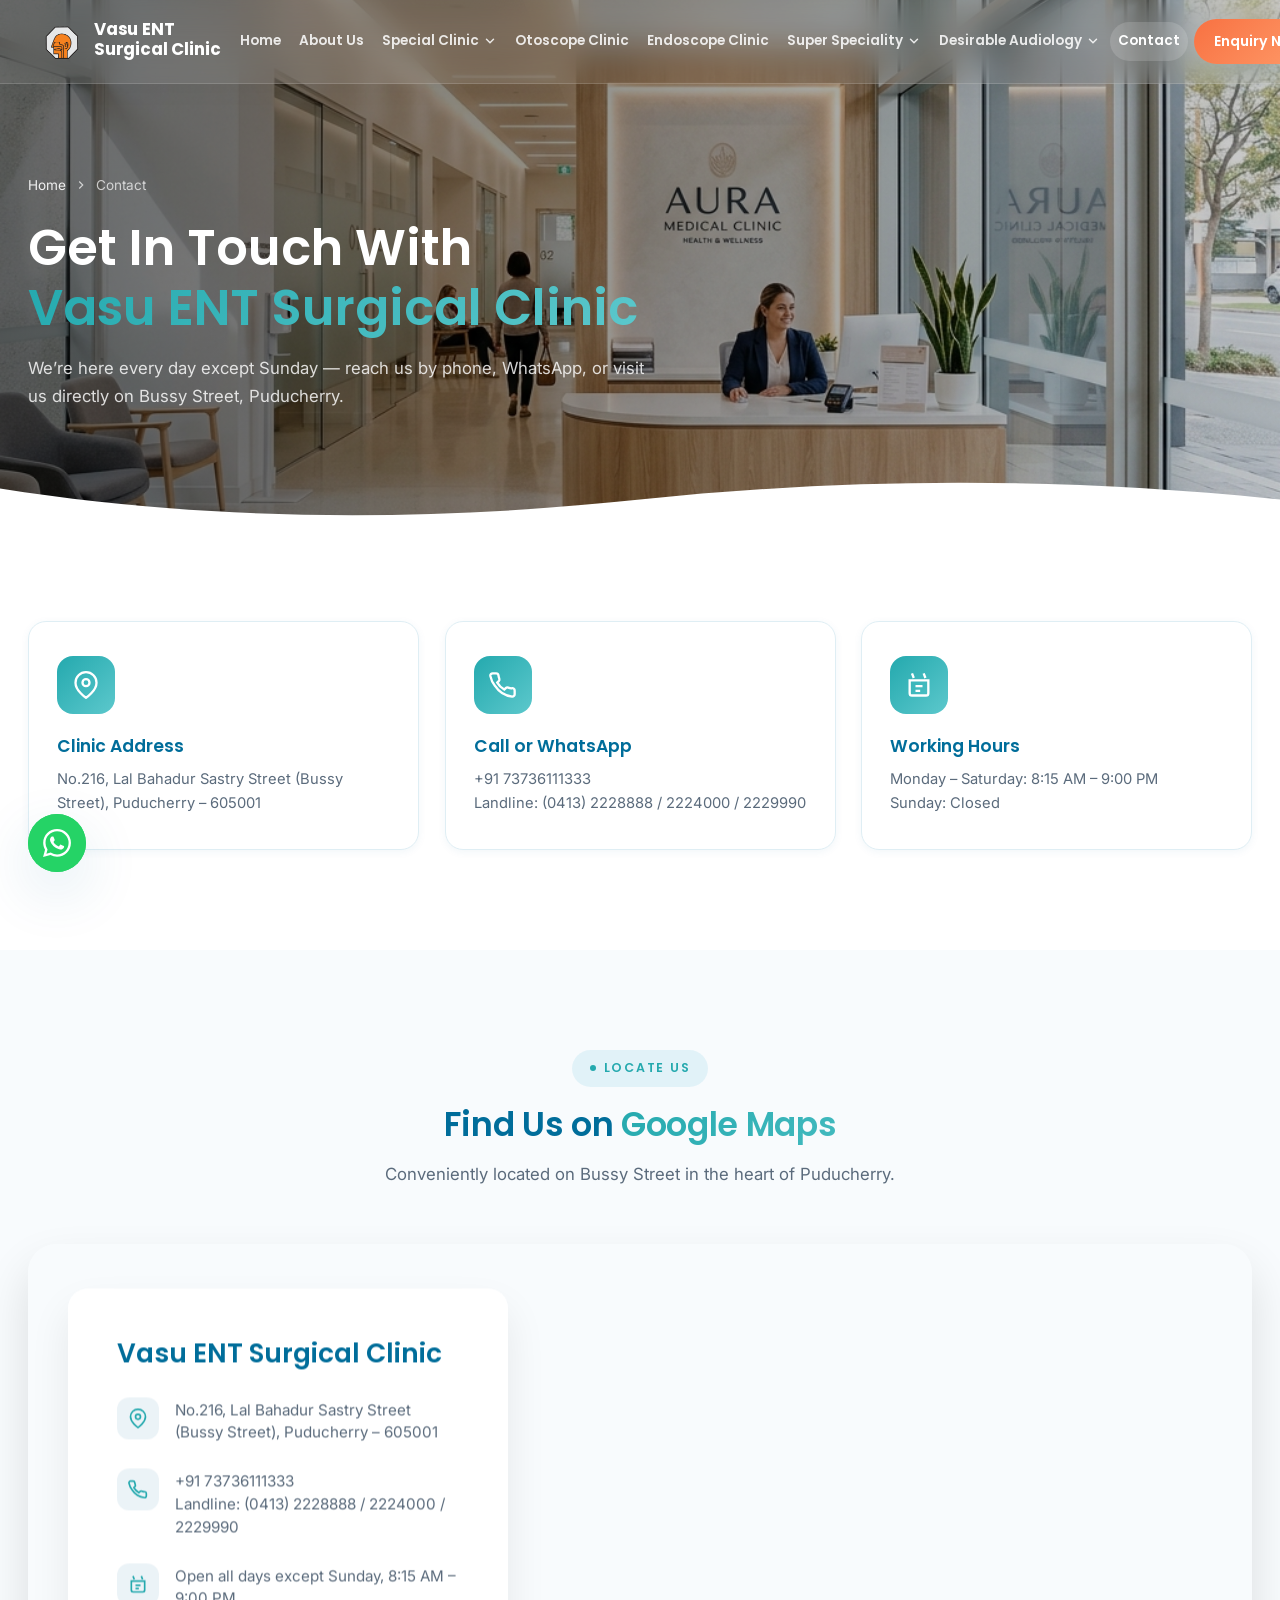
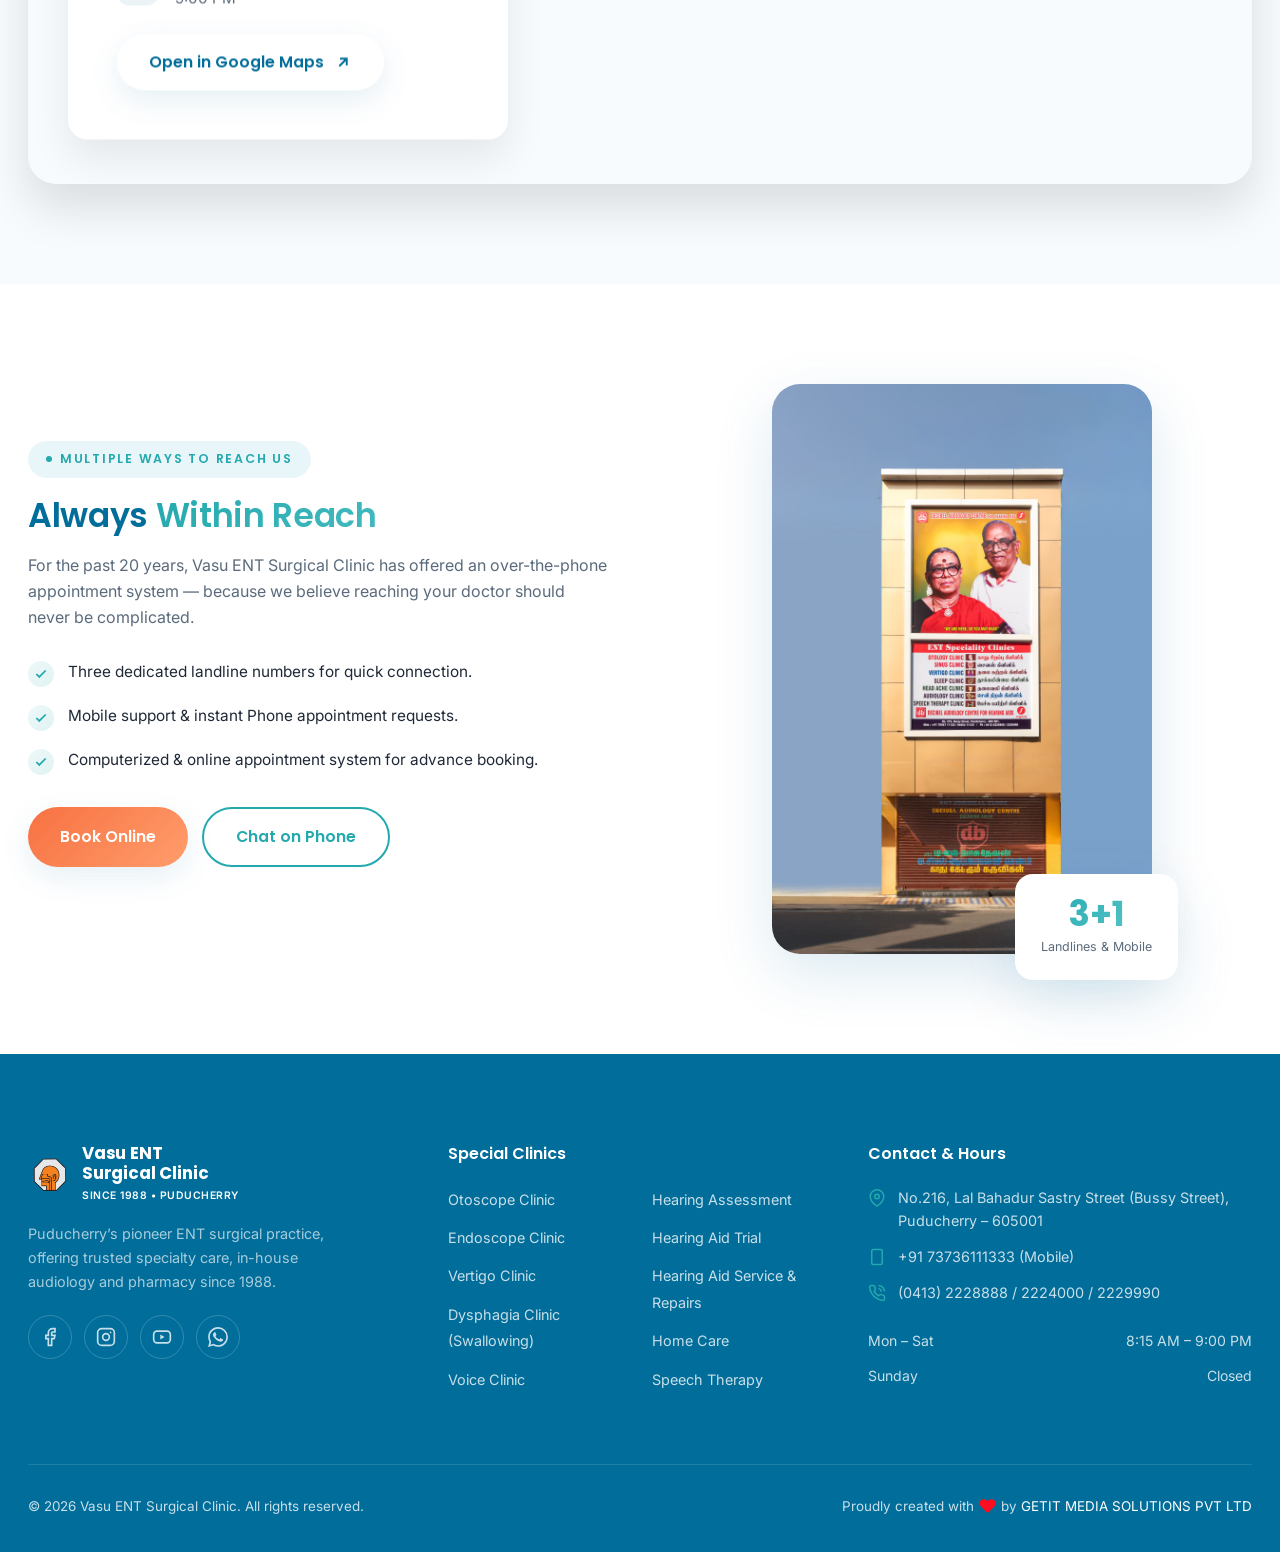
<file: contact.html>
<!DOCTYPE html>
<html lang="en">

<head>
  <meta charset="UTF-8" />
  <meta name="viewport" content="width=device-width, initial-scale=1.0" />
  <title>Contact Us | Vasu ENT Surgical Clinic, Bussy Street, Puducherry</title>
  <meta name="description"
    content="Visit Vasu ENT Surgical Clinic at No.216, Lal Bahadur Sastry Street (Bussy Street), Puducherry â€“ 605001. Call +91 73736111333 or find us on Google Maps." />
  <meta name="keywords"
    content="Vasu ENT contact, ENT clinic Bussy Street Puducherry, ENT clinic address, ENT clinic phone number" />
  <meta name="robots" content="index, follow" />
  <link rel="canonical" href="https://www.vasuentclinic.com/contact.html" />

  <meta property="og:type" content="website" />
  <meta property="og:site_name" content="Vasu ENT Surgical Clinic" />
  <meta property="og:title" content="Contact Us | Vasu ENT Surgical Clinic" />
  <meta property="og:description"
    content="No.216, Lal Bahadur Sastry Street (Bussy Street), Puducherry â€“ 605001. Call +91 73736111333." />
  <meta property="og:image" content="https://www.vasuentclinic.com/assets/images/clinic-signage-day.jpg" />
  <meta property="og:url" content="https://www.vasuentclinic.com/contact.html" />
  <meta property="og:locale" content="en_IN" />

  <meta name="twitter:card" content="summary_large_image" />
  <meta name="twitter:title" content="Contact Us | Vasu ENT Surgical Clinic" />
  <meta name="twitter:description" content="Visit us at Bussy Street, Puducherry or call +91 73736111333." />
  <meta name="twitter:image" content="https://www.vasuentclinic.com/assets/images/clinic-signage-day.jpg" />

  <link rel="icon" type="image/png" sizes="32x32" href="assets/icons/favicon-32x32.png" />
  <link rel="icon" type="image/png" sizes="16x16" href="assets/icons/favicon-16x16.png" />
  <link rel="apple-touch-icon" href="assets/icons/apple-touch-icon.png" />
  <link rel="manifest" href="assets/icons/site.webmanifest" />
  <meta name="theme-color" content="#006d9a" />

  <link rel="preconnect" href="https://fonts.googleapis.com" />
  <link rel="preconnect" href="https://fonts.gstatic.com" crossorigin />
  <link
    href="https://fonts.googleapis.com/css2?family=Poppins:wght@400;500;600;700;800&family=Inter:wght@400;500;600;700&display=swap"
    rel="stylesheet" />

  <link rel="stylesheet" href="css/style.css" />
  <link rel="stylesheet" href="css/animations.css" />
  <link rel="stylesheet" href="css/responsive.css" />

  <script type="application/ld+json">
  {
    "@context": "https://schema.org",
    "@type": "MedicalClinic",
    "name": "Vasu ENT Surgical Clinic",
    "address": {
      "@type": "PostalAddress",
      "streetAddress": "No.216, Lal Bahadur Sastry Street (Bussy Street)",
      "addressLocality": "Puducherry",
      "postalCode": "605001",
      "addressCountry": "IN"
    },
    "telephone": "+91-73736111333",
    "openingHoursSpecification": [
      { "@type": "OpeningHoursSpecification", "dayOfWeek": ["Monday","Tuesday","Wednesday","Thursday","Friday","Saturday"], "opens": "09:00", "closes": "19:00" }
    ]
  }
  </script>
</head>

<body>
  <div id="preloader" aria-hidden="true">
    <div class="loader-emblem"></div>
    <span class="loader-text">Vasu ENT Surgical Clinic</span>
  </div>

  <a href="#main-content" class="skip-link">Skip to main content</a>

  <header class="site-header" id="site-header">
    <div class="container navbar">
      <a href="index.html" class="brand">
        <img src="assets/logo/ent-emblem.png" alt="Vasu ENT Surgical Clinic emblem" class="brand-emblem" width="46"
          height="46" />
        <span class="brand-text">
          <span class="brand-name">Vasu ENT <br class="mobile-br">Surgical Clinic</span>
          <span class="brand-tag">Since 1988 &bull; Puducherry</span>
        </span>
      </a>

      <nav class="nav-menu" id="nav-menu" aria-label="Primary">
        <div class="drawer-header">
          <a href="index.html" class="brand">
            <img src="assets/logo/ent-emblem.png" alt="Vasu ENT Surgical Clinic emblem" class="brand-emblem" width="40" height="40" />
            <span class="brand-text">
              <span class="brand-name">Vasu ENT <br class="mobile-br">Surgical Clinic</span>
              <span class="brand-tag">Since 1988 &bull; Puducherry</span>
            </span>
          </a>
          <button class="drawer-close" id="drawer-close" aria-label="Close navigation menu">
            <svg viewBox="0 0 24 24" fill="none" stroke="currentColor" stroke-width="2.5" width="22" height="22">
              <path d="M18 6L6 18M6 6l12 12" />
            </svg>
          </button>
        </div>
        <div class="nav-item">
          <a href="index.html" class="nav-link" data-page="index.html">Home</a>
        </div>
        <div class="nav-item">
          <a href="about.html" class="nav-link" data-page="about.html">About Us</a>
        </div>

        <div class="nav-item has-dropdown">
          <div class="nav-link-wrapper">
            <a href="specialties.html" class="nav-link" data-page="specialties.html">
              Special Clinic
            </a>
            <button class="dropdown-toggle" aria-label="Toggle dropdown" aria-haspopup="true" aria-expanded="false">
              <svg class="chevron" viewBox="0 0 24 24" fill="none" stroke="currentColor" stroke-width="2.5" stroke-linecap="round"><path d="M6 9l6 6 6-6" /></svg>
            </button>
          </div>
          <div class="dropdown-menu">
            <a href="specialties.html#otoscope-clinic" class="dropdown-link">Otoscope Clinic</a>
            <a href="specialties.html#endoscope-clinic" class="dropdown-link">Endoscope Clinic</a>
            <a href="specialties.html#super-speciality" class="dropdown-link">Super Speciality</a>
            <a href="specialties.html#desirable-audiology" class="dropdown-link">Desirable Audiology</a>
          </div>
        </div>

        <div class="nav-item">
          <a href="otoscope-clinic.html" class="nav-link" data-page="otoscope-clinic.html">Otoscope Clinic</a>
        </div>

        <div class="nav-item">
          <a href="endoscope-clinic.html" class="nav-link" data-page="endoscope-clinic.html">Endoscope Clinic</a>
        </div>

        <div class="nav-item has-dropdown">
          <div class="nav-link-wrapper">
            <a href="super-speciality.html" class="nav-link" data-page="super-speciality.html">
              Super Speciality
            </a>
            <button class="dropdown-toggle" aria-label="Toggle dropdown" aria-haspopup="true" aria-expanded="false">
              <svg class="chevron" viewBox="0 0 24 24" fill="none" stroke="currentColor" stroke-width="2.5" stroke-linecap="round"><path d="M6 9l6 6 6-6" /></svg>
            </button>
          </div>
          <div class="dropdown-menu">
            <a href="super-speciality.html#vertigo-clinic" class="dropdown-link">Vertigo Clinic</a>
            <a href="super-speciality.html#dysphagia-clinic" class="dropdown-link">Dysphagia Clinic (Swallowing)</a>
            <a href="super-speciality.html#voice-clinic" class="dropdown-link">Voice Clinic</a>
          </div>
        </div>

        <div class="nav-item has-dropdown">
          <div class="nav-link-wrapper">
            <a href="desirable-audiology.html" class="nav-link" data-page="desirable-audiology.html">
              Desirable Audiology
            </a>
            <button class="dropdown-toggle" aria-label="Toggle dropdown" aria-haspopup="true" aria-expanded="false">
              <svg class="chevron" viewBox="0 0 24 24" fill="none" stroke="currentColor" stroke-width="2.5" stroke-linecap="round"><path d="M6 9l6 6 6-6" /></svg>
            </button>
          </div>
          <div class="dropdown-menu">
            <a href="desirable-audiology.html#hearing-assessment" class="dropdown-link">Hearing Assessment</a>
            <a href="desirable-audiology.html#hearing-aid-trial" class="dropdown-link">Hearing Aid Trial</a>
            <a href="desirable-audiology.html#hearing-aid-service" class="dropdown-link">Hearing Services &amp; Repairs</a>
            <a href="desirable-audiology.html#home-care" class="dropdown-link">Home Care</a>
            <a href="desirable-audiology.html#speech-therapy" class="dropdown-link">Speech Therapy</a>
          </div>
        </div>

        <div class="nav-item">
          <a href="contact.html" class="nav-link is-active" data-page="contact.html">Contact</a>
        </div>

        <div class="nav-item nav-cta">
          <a href="booking.html" class="btn btn-primary btn-sm">Enquiry Now</a>
        </div>

        <div class="mobile-menu-actions">
          <a href="booking.html" class="btn btn-primary btn-block">Enquiry Now</a>
          <a href="tel:+9173736111333" class="btn btn-outline btn-block">Call Clinic</a>
        </div>
      </nav>

      <div class="nav-actions">
        <button class="nav-toggle" id="nav-toggle" aria-label="Toggle navigation menu" aria-expanded="false"
          aria-controls="nav-menu">
          <span></span><span></span><span></span>
        </button>
      </div>
    </div>
  </header>

  <main id="main-content">
    <section class="page-hero page-hero--contact">
      <div class="container">
        <div class="hero-contact-content">
          <div class="breadcrumbs">
            <a href="index.html">Home</a>
            <svg width="14" height="14" viewBox="0 0 24 24" fill="none" stroke="currentColor" stroke-width="2">
              <path d="M9 18l6-6-6-6" />
            </svg>
            <span>Contact</span>
          </div>
          <h1 class="page-hero-title">Get In Touch With <br/><span
              style="background: var(--gradient-text); -webkit-background-clip:text; background-clip:text; color:transparent;">Vasu
              ENT Surgical Clinic</span></h1>
          <p class="page-hero-desc">We&rsquo;re here every day except Sunday &mdash; reach us by phone, WhatsApp, or visit
            us directly on Bussy Street, Puducherry.</p>
        </div>
      </div>
      <svg class="hero-wave-divider" viewBox="0 0 1440 80" preserveAspectRatio="none" aria-hidden="true">
        <path d="M0,32 C240,80 480,80 720,48 C960,16 1200,16 1440,48 L1440,80 L0,80 Z" />
      </svg>
    </section>

    <!-- ============================= QUICK CONTACT CARDS ============================= -->
    <section class="section">
      <div class="container">
        <div class="features-grid" style="grid-template-columns: repeat(3, 1fr);" data-reveal-group>
          <div class="feature-card card" data-reveal="up">
            <span class="feature-icon"><svg viewBox="0 0 24 24" fill="none" stroke="currentColor" stroke-width="2">
                <path d="M21 10c0 7-9 13-9 13s-9-6-9-13a9 9 0 0118 0z" />
                <circle cx="12" cy="10" r="3" />
              </svg></span>
            <h3 class="feature-title">Clinic Address</h3>
            <p class="feature-desc">No.216, Lal Bahadur Sastry Street (Bussy Street), Puducherry &ndash; 605001</p>
          </div>
          <div class="feature-card card" data-reveal="up">
            <span class="feature-icon"><svg viewBox="0 0 24 24" fill="none" stroke="currentColor" stroke-width="2">
                <path
                  d="M22 16.92v3a2 2 0 01-2.18 2 19.79 19.79 0 01-8.63-3.07 19.5 19.5 0 01-6-6A19.79 19.79 0 011.12 4.18 2 2 0 013.11 2h3a2 2 0 012 1.72c.127.96.362 1.903.7 2.81a2 2 0 01-.45 2.11L7.09 9.91a16 16 0 006 6l1.27-1.27a2 2 0 012.11-.45c.907.338 1.85.573 2.81.7A2 2 0 0122 16.92z" />
              </svg></span>
            <h3 class="feature-title">Call or WhatsApp</h3>
            <p class="feature-desc"><a href="tel:+9173736111333" style="color: inherit;">+91 73736111333</a><br/>
              Landline: (0413) 2228888 / 2224000 / 2229990</p>
          </div>
          <div class="feature-card card" data-reveal="up">
            <span class="feature-icon"><svg viewBox="0 0 24 24" fill="none" stroke="currentColor" stroke-width="2">
                <path d="M6 2l1.5 4M16 2l1.5 4M4 8h16v11a2 2 0 01-2 2H6a2 2 0 01-2-2z" />
                <path d="M9 13h6M9 17h4" />
              </svg></span>
            <h3 class="feature-title">Working Hours</h3>
            <p class="feature-desc">Monday &ndash; Saturday: 8:15 AM &ndash; 9:00 PM<br />Sunday: Closed</p>
          </div>
        </div>
      </div>
    </section>

    <!-- ============================= MAP + INFO ============================= -->
    <section class="section section--alt">
      <div class="container">
        <div class="section-head" data-reveal="up">
          <span class="eyebrow">Locate Us</span>
          <h2 class="section-title">Find Us on <span class="text-gradient">Google Maps</span></h2>
          <p class="section-subtitle">Conveniently located on Bussy Street in the heart of Puducherry.</p>
        </div>

        <div class="location-card" data-reveal="up">
          <div class="location-info">
            <h3>Vasu ENT Surgical Clinic</h3>
            <div class="location-detail">
              <span class="location-detail-icon"><svg viewBox="0 0 24 24" fill="none" stroke="currentColor"
                  stroke-width="2">
                  <path d="M21 10c0 7-9 13-9 13s-9-6-9-13a9 9 0 0118 0z" />
                  <circle cx="12" cy="10" r="3" />
                </svg></span>
              <p>No.216, Lal Bahadur Sastry Street (Bussy Street), Puducherry &ndash; 605001</p>
            </div>
            <div class="location-detail">
              <span class="location-detail-icon"><svg viewBox="0 0 24 24" fill="none" stroke="currentColor"
                  stroke-width="2">
                  <path
                    d="M22 16.92v3a2 2 0 01-2.18 2 19.79 19.79 0 01-8.63-3.07 19.5 19.5 0 01-6-6A19.79 19.79 0 011.12 4.18 2 2 0 013.11 2h3a2 2 0 012 1.72c.127.96.362 1.903.7 2.81a2 2 0 01-.45 2.11L7.09 9.91a16 16 0 006 6l1.27-1.27a2 2 0 012.11-.45c.907.338 1.85.573 2.81.7A2 2 0 0122 16.92z" />
                </svg></span>
              <p>+91 73736111333<br/>Landline: (0413) 2228888 / 2224000 / 2229990</p>
            </div>
            <div class="location-detail">
              <span class="location-detail-icon"><svg viewBox="0 0 24 24" fill="none" stroke="currentColor"
                  stroke-width="2">
                  <path d="M6 2l1.5 4M16 2l1.5 4M4 8h16v11a2 2 0 01-2 2H6a2 2 0 01-2-2z" />
                  <path d="M9 13h6M9 17h4" />
                </svg></span>
              <p>Open all days except Sunday, 8:15 AM &ndash; 9:00 PM</p>
            </div>
            <a href="https://maps.app.goo.gl/WuBbZYJhg7GPBfsa7" target="_blank" rel="noopener" class="btn btn-white"
              style="align-self: flex-start;">
              <span>Open in Google Maps</span>
              <svg viewBox="0 0 24 24" fill="none" stroke="currentColor" stroke-width="2.5">
                <path d="M7 17L17 7M8 7h9v9" />
              </svg>
            </a>
          </div>
          <div class="location-map">
            <iframe
              src="https://www.google.com/maps?q=No.216,%20Lal%20Bahadur%20Sastry%20Street,%20Bussy%20Street,%20Puducherry%20605001&output=embed"
              title="Vasu ENT Surgical Clinic location on Google Maps" loading="lazy"
              referrerpolicy="no-referrer-when-downgrade"
              aria-label="Google Map showing Vasu ENT Surgical Clinic location"></iframe>
          </div>
        </div>
      </div>
    </section>

    <!-- ============================= CONTACT CHANNELS ============================= -->
    <section class="section">
      <div class="container">
        <div class="split-section">
          <div data-reveal="left">
            <span class="eyebrow">Multiple Ways to Reach Us</span>
            <h2 class="section-title">Always <span class="text-gradient">Within Reach</span></h2>
            <p style="color: var(--color-text-muted); font-size: 1rem; margin-bottom: 10px;">
              For the past 20 years, Vasu ENT Surgical Clinic has offered an over-the-phone appointment system &mdash;
              because we believe reaching your doctor should never be complicated.
            </p>
            <ul class="checklist">
              <li>
                <span class="check-icon"><svg viewBox="0 0 24 24" fill="none" stroke="currentColor" stroke-width="3">
                    <path d="M20 6L9 17l-5-5" />
                  </svg></span>
                <span>Three dedicated landline numbers for quick connection.</span>
              </li>
              <li>
                <span class="check-icon"><svg viewBox="0 0 24 24" fill="none" stroke="currentColor" stroke-width="3">
                    <path d="M20 6L9 17l-5-5" />
                  </svg></span>
                <span>Mobile support &amp; instant Phone appointment requests.</span>
              </li>
              <li>
                <span class="check-icon"><svg viewBox="0 0 24 24" fill="none" stroke="currentColor" stroke-width="3">
                    <path d="M20 6L9 17l-5-5" />
                  </svg></span>
                <span>Computerized &amp; online appointment system for advance booking.</span>
              </li>
            </ul>
            <div class="hero-actions" style="margin-top: 10px;">
              <a href="booking.html" class="btn btn-primary"><span>Book Online</span></a>
              <a href="tel:+9173736111333" target="_blank" rel="noopener" class="btn btn-outline"><span>Chat on
                  Phone</span></a>
            </div>
          </div>

          <div class="split-visual" data-reveal="right">
            <div class="split-visual-frame">
              <img src="assets/images/clinic-signage-day.jpg"
                alt="Vasu ENT Surgical Clinic contact signage, Bussy Street" loading="lazy" />
            </div>
            <div class="split-badge">
              <div class="num">3+1</div>
              <div class="label">Landlines &amp; Mobile</div>
            </div>
          </div>
        </div>
      </div>
    </section>
  </main>

  <footer class="site-footer">
    <div class="container">
      <div class="footer-top">
        <div class="footer-col footer-brand">
          <a href="index.html" class="brand">
            <img src="assets/logo/ent-emblem.png" alt="Vasu ENT Surgical Clinic emblem" class="brand-emblem" width="46"
              height="46" />
            <span class="brand-text">
              <span class="brand-name">Vasu ENT <br class="mobile-br">Surgical Clinic</span>
              <span class="brand-tag">Since 1988 &bull; Puducherry</span>
            </span>
          </a>
          <p>Puducherry&rsquo;s pioneer ENT surgical practice, offering trusted specialty care, in-house audiology and
            pharmacy since 1988.</p>
          <div class="footer-socials">
            <a href="#" aria-label="Facebook"><svg viewBox="0 0 24 24" fill="none" stroke="currentColor"
                stroke-width="2">
                <path d="M18 2h-3a5 5 0 00-5 5v3H7v4h3v8h4v-8h3l1-4h-4V7a1 1 0 011-1h3z" />
              </svg></a>
            <a href="#" aria-label="Instagram"><svg viewBox="0 0 24 24" fill="none" stroke="currentColor"
                stroke-width="2">
                <rect x="2" y="2" width="20" height="20" rx="5" />
                <circle cx="12" cy="12" r="4" />
                <circle cx="17.5" cy="6.5" r="1" fill="currentColor" stroke="none" />
              </svg></a>
            <a href="#" aria-label="YouTube"><svg viewBox="0 0 24 24" fill="none" stroke="currentColor"
                stroke-width="2">
                <rect x="2" y="5" width="20" height="14" rx="4" />
                <path d="M10 9l5 3-5 3z" fill="currentColor" stroke="none" />
              </svg></a>
            <a href="tel:+9173736111333" aria-label="Phone"><svg viewBox="0 0 24 24" fill="currentColor">
                <path
                  d="M17.472 14.382c-.297-.149-1.758-.867-2.03-.967-.273-.099-.471-.148-.67.15-.197.297-.767.966-.94 1.164-.173.199-.347.223-.644.075-.297-.15-1.255-.463-2.39-1.475-.883-.788-1.48-1.761-1.653-2.059-.173-.297-.018-.458.13-.606.134-.133.298-.347.446-.52.149-.174.198-.298.298-.497.099-.198.05-.371-.025-.52-.075-.149-.669-1.612-.916-2.207-.242-.579-.487-.5-.669-.51a12.8 12.8 0 0 0-.57-.01c-.198 0-.52.074-.792.372-.272.297-1.04 1.016-1.04 2.479 0 1.462 1.065 2.875 1.213 3.074.149.198 2.096 3.2 5.077 4.487.709.306 1.262.489 1.694.625.712.227 1.36.195 1.871.118.571-.085 1.758-.719 2.006-1.413.248-.694.248-1.289.173-1.413-.074-.124-.272-.198-.57-.347m-5.421 7.403h-.004a9.87 9.87 0 0 1-5.031-1.378l-.361-.214-3.741.982.998-3.648-.235-.374a9.86 9.86 0 0 1-1.51-5.26c.001-5.45 4.436-9.884 9.888-9.884 2.64 0 5.122 1.03 6.988 2.898a9.825 9.825 0 0 1 2.893 6.994c-.003 5.45-4.437 9.884-9.885 9.884m8.413-18.297A11.815 11.815 0 0 0 12.05 0C5.495 0 .16 5.335.157 11.892c0 2.096.547 4.142 1.588 5.945L.057 24l6.305-1.654a11.882 11.882 0 0 0 5.683 1.448h.005c6.554 0 11.89-5.335 11.893-11.893a11.821 11.821 0 0 0-3.48-8.413Z" />
              </svg></a>
          </div>
        </div>


        <div class="footer-col">
          <h4>Special Clinics</h4>
          <ul>
            <li><a href="specialties.html#otoscope-clinic">Otoscope Clinic</a></li>
            <li><a href="specialties.html#endoscope-clinic">Endoscope Clinic</a></li>
            <li><a href="specialties.html#vertigo-clinic">Vertigo Clinic</a></li>
            <li><a href="specialties.html#dysphagia-clinic">Dysphagia Clinic (Swallowing)</a></li>
            <li><a href="specialties.html#voice-clinic">Voice Clinic</a></li>
            <li><a href="specialties.html#hearing-assessment">Hearing Assessment</a></li>
            <li><a href="specialties.html#hearing-aid-trial">Hearing Aid Trial</a></li>
            <li><a href="specialties.html#hearing-aid-service">Hearing Aid Service &amp; Repairs</a></li>
            <li><a href="specialties.html#home-care">Home Care</a></li>
            <li><a href="specialties.html#speech-therapy">Speech Therapy</a></li>
          </ul>
        </div>

        <div class="footer-col">
          <h4>Contact &amp; Hours</h4>
          <ul class="footer-contact">
            <li>
              <a href="https://www.google.com/maps?q=No.216,+Lal+Bahadur+Sastry+Street,+Bussy+Street,+Puducherry+605001"
                target="_blank" rel="noopener">
                <svg viewBox="0 0 24 24" fill="none" stroke="currentColor" stroke-width="2">
                  <path d="M21 10c0 7-9 13-9 13s-9-6-9-13a9 9 0 0118 0z" />
                  <circle cx="12" cy="10" r="3" />
                </svg>
                <span>No.216, Lal Bahadur Sastry Street (Bussy Street), Puducherry &ndash; 605001</span>
              </a>
            </li>
            <li>
              <a href="tel:+9173736111333">
                <svg viewBox="0 0 24 24" fill="none" stroke="currentColor" stroke-width="2">
                  <rect x="5" y="2" width="14" height="20" rx="2" ry="2"></rect><line x1="12" y1="18" x2="12.01" y2="18"></line>
                </svg>
                <span>+91 73736111333 (Mobile)</span>
              </a>
            </li>
            <li>
              <a href="tel:+914132228888">
                <svg viewBox="0 0 24 24" fill="none" stroke="currentColor" stroke-width="2">
                  <path d="M22 16.92v3a2 2 0 0 1-2.18 2 19.79 19.79 0 0 1-8.63-3.07 19.5 19.5 0 0 1-6-6 19.79 19.79 0 0 1-3.07-8.67A2 2 0 0 1 4.11 2h3a2 2 0 0 1 2 1.72 12.84 12.84 0 0 0 .7 2.81 2 2 0 0 1-.45 2.11L8.09 9.91a16 16 0 0 0 6 6l1.27-1.27a2 2 0 0 1 2.11-.45 12.84 12.84 0 0 0 2.81.7A2 2 0 0 1 22 16.92z"/><path d="M14.05 2a9 9 0 0 1 8 7.94"/><path d="M14.05 6A5 5 0 0 1 18 10"/>
                </svg>
                <span>(0413) 2228888 / 2224000 / 2229990</span>
              </a>
            </li>
          </ul>
          <div style="margin-top: 18px;">
            <div class="footer-hours-row"><span>Mon &ndash; Sat</span><span>8:15 AM &ndash; 9:00 PM</span></div>
            <div class="footer-hours-row"><span>Sunday</span><span>Closed</span></div>
          </div>
        </div>
      </div>

      <div class="footer-bottom">
        <p>&copy; <span data-current-year>2026</span> Vasu ENT Surgical Clinic. All rights reserved.</p>
        <p>Proudly created with <span style="color: #ff0d21; font-size: 1.4em; vertical-align: -0.1em;">&hearts;</span> by <a href="https://www.getitmediasolutions.com/" target="_blank" rel="noopener" style="color: #fff; text-decoration: none;">GETIT MEDIA SOLUTIONS PVT LTD</a></p>
      </div>
    </div>
  </footer>

  <a href="https://wa.me/917373611133" class="whatsapp-float" aria-label="Chat with us on WhatsApp" target="_blank"
    rel="noopener">
    <svg viewBox="0 0 24 24" fill="currentColor">
      <path
        d="M17.472 14.382c-.297-.149-1.758-.867-2.03-.967-.273-.099-.471-.148-.67.15-.197.297-.767.966-.94 1.164-.173.199-.347.223-.644.075-.297-.15-1.255-.463-2.39-1.475-.883-.788-1.48-1.761-1.653-2.059-.173-.297-.018-.458.13-.606.134-.133.298-.347.446-.52.149-.174.198-.298.298-.497.099-.198.05-.371-.025-.52-.075-.149-.669-1.612-.916-2.207-.242-.579-.487-.5-.669-.51a12.8 12.8 0 0 0-.57-.01c-.198 0-.52.074-.792.372-.272.297-1.04 1.016-1.04 2.479 0 1.462 1.065 2.875 1.213 3.074.149.198 2.096 3.2 5.077 4.487.709.306 1.262.489 1.694.625.712.227 1.36.195 1.871.118.571-.085 1.758-.719 2.006-1.413.248-.694.248-1.289.173-1.413-.074-.124-.272-.198-.57-.347m-5.421 7.403h-.004a9.87 9.87 0 0 1-5.031-1.378l-.361-.214-3.741.982.998-3.648-.235-.374a9.86 9.86 0 0 1-1.51-5.26c.001-5.45 4.436-9.884 9.888-9.884 2.64 0 5.122 1.03 6.988 2.898a9.825 9.825 0 0 1 2.893 6.994c-.003 5.45-4.437 9.884-9.885 9.884m8.413-18.297A11.815 11.815 0 0 0 12.05 0C5.495 0 .16 5.335.157 11.892c0 2.096.547 4.142 1.588 5.945L.057 24l6.305-1.654a11.882 11.882 0 0 0 5.683 1.448h.005c6.554 0 11.89-5.335 11.893-11.893a11.821 11.821 0 0 0-3.48-8.413Z" />
    </svg>
  </a>

  <button class="back-to-top" aria-label="Back to top">
    <svg viewBox="0 0 24 24" fill="none" stroke="currentColor" stroke-width="2.5">
      <path d="M12 19V5M5 12l7-7 7 7" />
    </svg>
  </button>

  <script src="js/navigation.js"></script>
  <script src="js/app.js"></script>
  <script src="js/animations.js"></script>
</body>

</html>
</file>
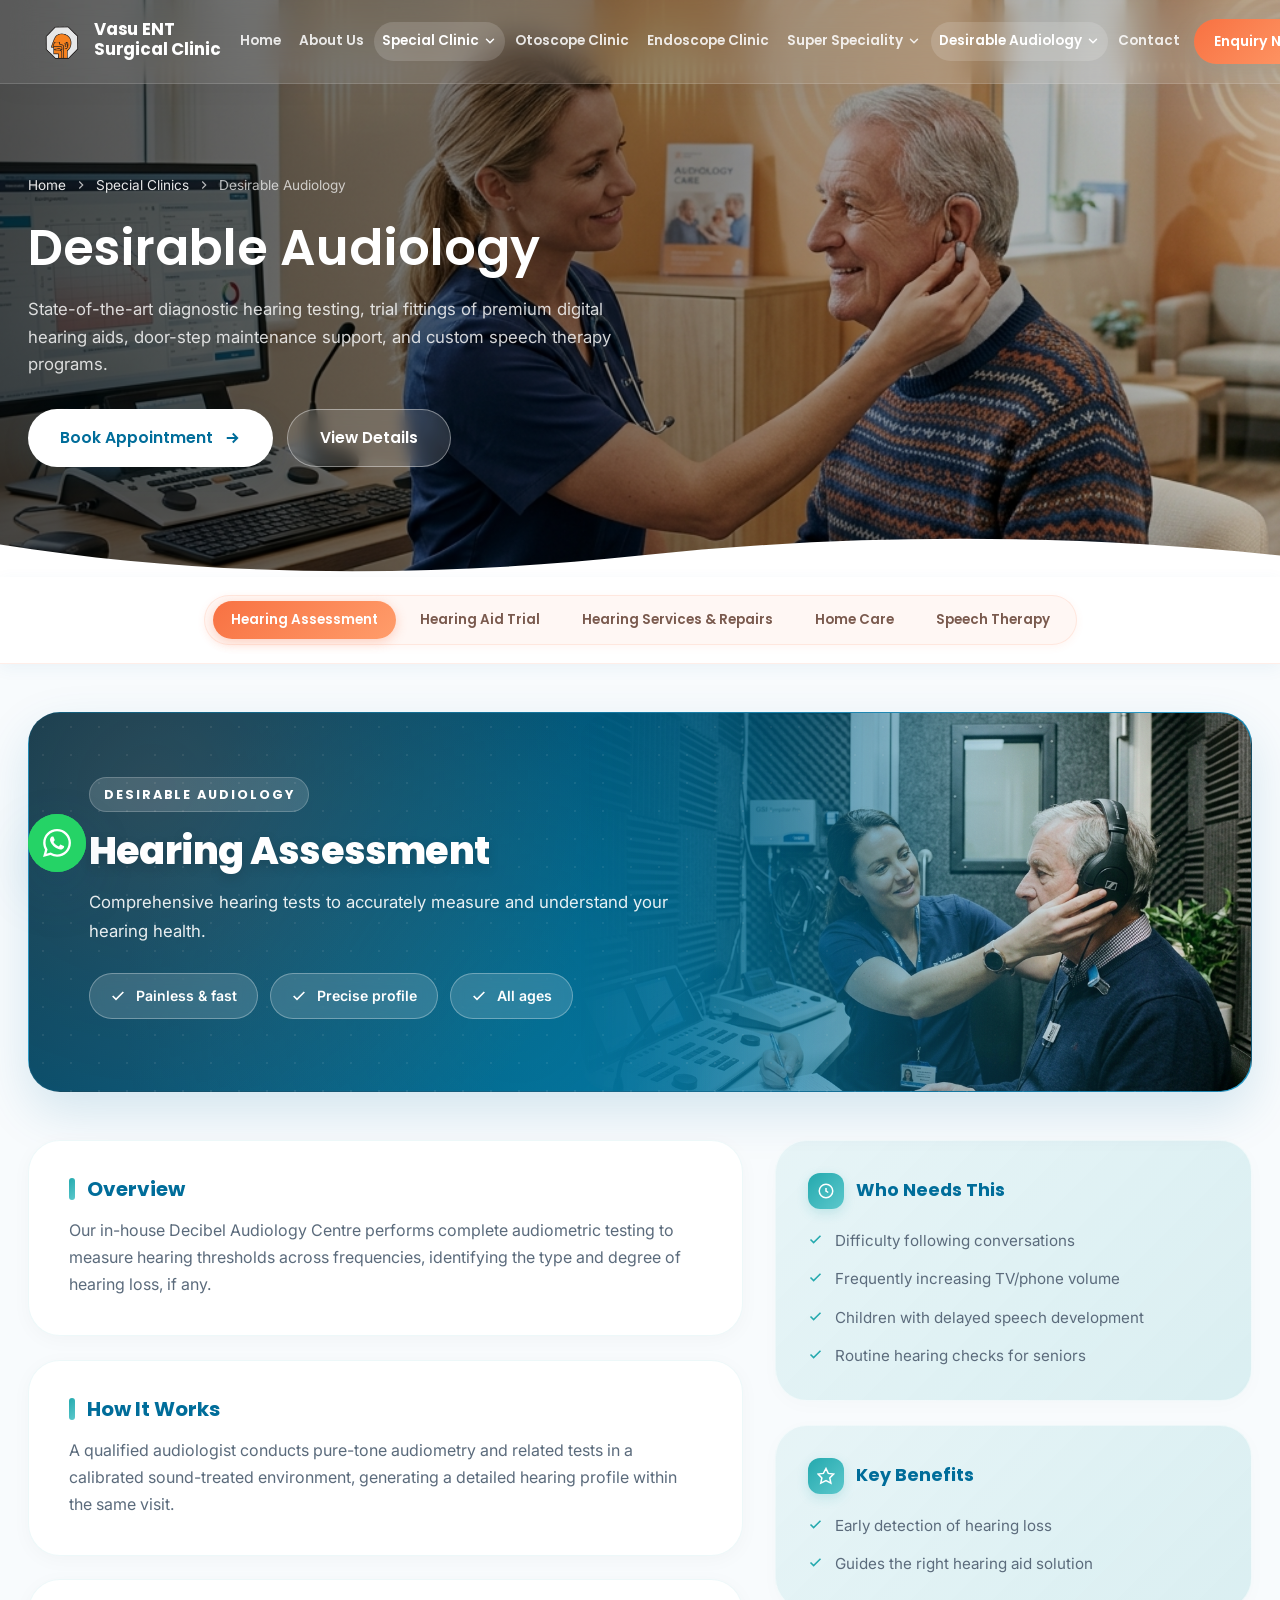
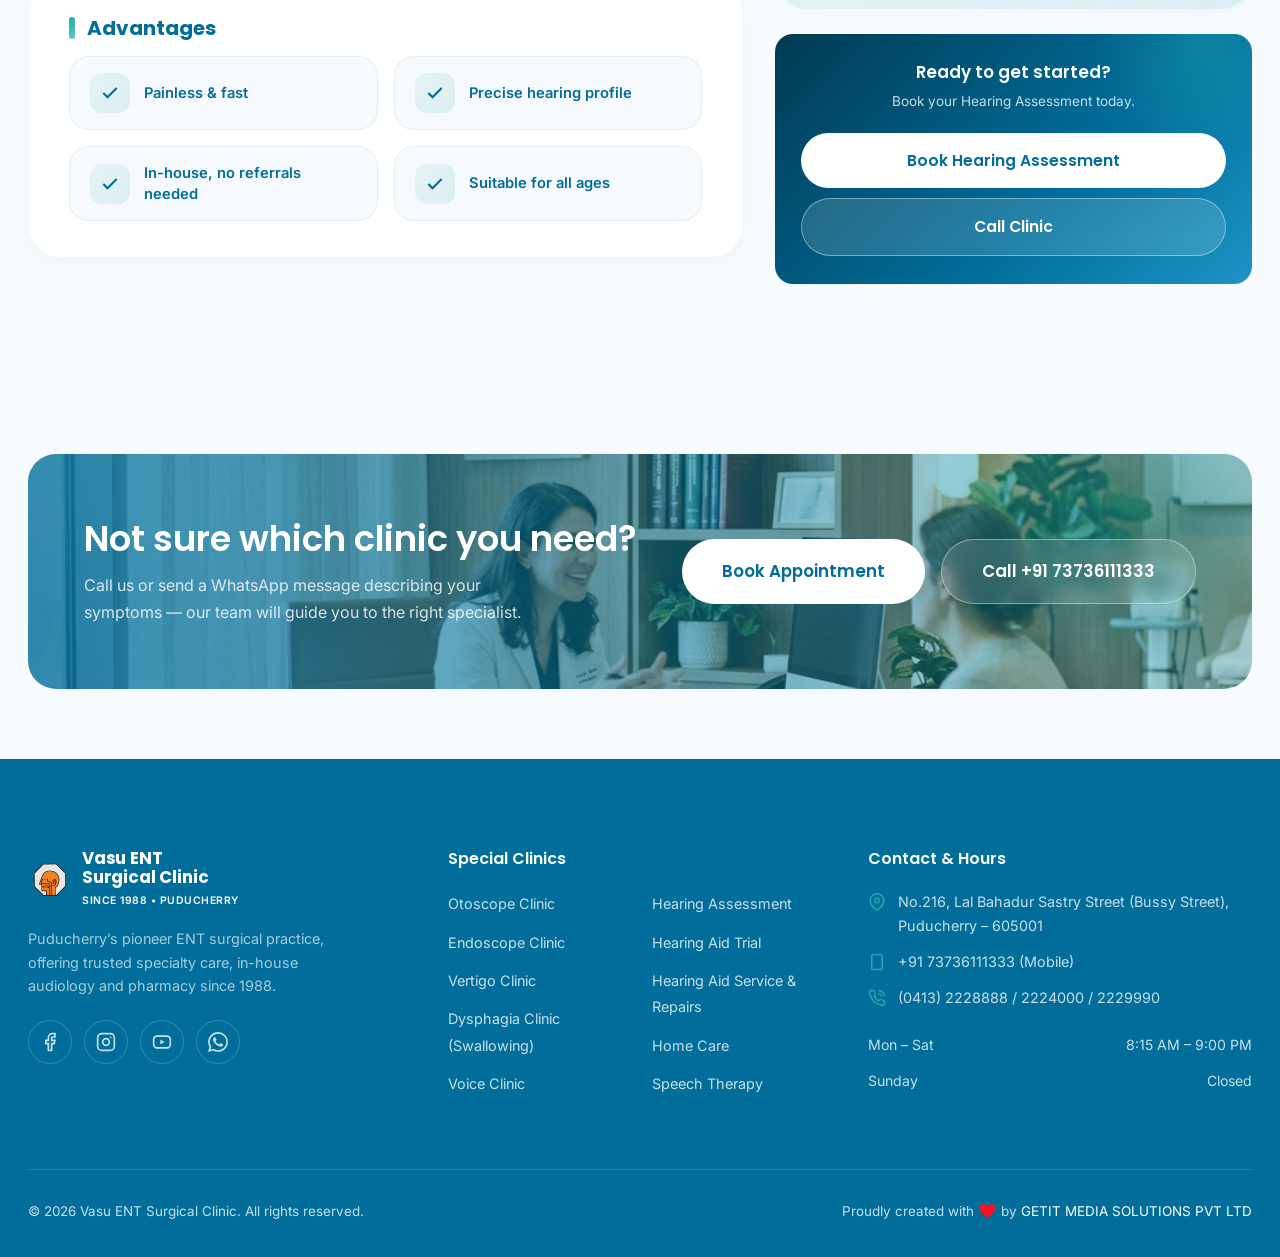
<file: desirable-audiology.html>
<!DOCTYPE html>
<html lang="en">

<head>
  <meta charset="UTF-8" />
  <meta name="viewport" content="width=device-width, initial-scale=1.0" />
  <title>Desirable Audiology | Hearing Care &amp; Speech Therapy — Vasu ENT</title>
  <meta name="description"
    content="Vasu ENT Surgical Clinic's Desirable Audiology: Complete hearing assessments, hearing aid trials, service &amp; repairs, home care, and speech therapy in Puducherry." />
  <meta name="keywords" content="Audiology clinic Puducherry, hearing assessment, hearing aid trial, speech therapy Puducherry, home care hearing test" />
  <meta name="robots" content="index, follow" />
  <link rel="canonical" href="https://www.vasuentclinic.com/desirable-audiology.html" />

  <!-- Open Graph -->
  <meta property="og:type" content="website" />
  <meta property="og:site_name" content="Vasu ENT Surgical Clinic" />
  <meta property="og:title" content="Desirable Audiology | Hearing Care | Vasu ENT Surgical Clinic" />
  <meta property="og:description" content="Complete diagnostic hearing assessments, premium hearing aid trials, service, home care, and speech therapy in Puducherry." />
  <meta property="og:image" content="https://www.vasuentclinic.com/assets/images/clinic-signage-day.jpg" />
  <meta property="og:url" content="https://www.vasuentclinic.com/desirable-audiology.html" />
  <meta property="og:locale" content="en_IN" />

  <!-- Icons -->
  <link rel="icon" type="image/png" sizes="32x32" href="assets/icons/favicon-32x32.png" />
  <link rel="icon" type="image/png" sizes="16x16" href="assets/icons/favicon-16x16.png" />
  <link rel="apple-touch-icon" href="assets/icons/apple-touch-icon.png" />
  <link rel="manifest" href="assets/icons/site.webmanifest" />
  <meta name="theme-color" content="#006d9a" />

  <!-- Fonts -->
  <link rel="preconnect" href="https://fonts.googleapis.com" />
  <link rel="preconnect" href="https://fonts.gstatic.com" crossorigin />
  <link href="https://fonts.googleapis.com/css2?family=Poppins:wght@400;500;600;700;800&family=Inter:wght@400;500;600;700&display=swap" rel="stylesheet" />

  <!-- Stylesheets -->
  <link rel="stylesheet" href="css/style.css" />
  <link rel="stylesheet" href="css/animations.css" />
  <link rel="stylesheet" href="css/responsive.css" />
</head>

<body>
  <div id="preloader" aria-hidden="true">
    <div class="loader-emblem"></div>
    <span class="loader-text">Vasu ENT Surgical Clinic</span>
  </div>

  <a href="#main-content" class="skip-link">Skip to main content</a>

  <!-- Header -->
  <header class="site-header" id="site-header">
    <div class="container navbar">
      <a href="index.html" class="brand">
        <img src="assets/logo/ent-emblem.png" alt="Vasu ENT Surgical Clinic emblem" class="brand-emblem" width="46" height="46" />
        <span class="brand-text">
          <span class="brand-name">Vasu ENT <br class="mobile-br">Surgical Clinic</span>
          <span class="brand-tag">Since 1988 &bull; Puducherry</span>
        </span>
      </a>

      <nav class="nav-menu" id="nav-menu" aria-label="Primary">
        <div class="drawer-header">
          <a href="index.html" class="brand">
            <img src="assets/logo/ent-emblem.png" alt="Vasu ENT Surgical Clinic emblem" class="brand-emblem" width="40" height="40" />
            <span class="brand-text">
              <span class="brand-name">Vasu ENT <br class="mobile-br">Surgical Clinic</span>
              <span class="brand-tag">Since 1988 &bull; Puducherry</span>
            </span>
          </a>
          <button class="drawer-close" id="drawer-close" aria-label="Close navigation menu">
            <svg viewBox="0 0 24 24" fill="none" stroke="currentColor" stroke-width="2.5" width="22" height="22">
              <path d="M18 6L6 18M6 6l12 12" />
            </svg>
          </button>
        </div>
        <div class="nav-item">
          <a href="index.html" class="nav-link" data-page="index.html">Home</a>
        </div>
        <div class="nav-item">
          <a href="about.html" class="nav-link" data-page="about.html">About Us</a>
        </div>

        <div class="nav-item has-dropdown">
          <div class="nav-link-wrapper">
            <a href="specialties.html" class="nav-link is-active" data-page="specialties.html">
              Special Clinic
            </a>
            <button class="dropdown-toggle" aria-label="Toggle dropdown" aria-haspopup="true" aria-expanded="false">
              <svg class="chevron" viewBox="0 0 24 24" fill="none" stroke="currentColor" stroke-width="2.5" stroke-linecap="round"><path d="M6 9l6 6 6-6" /></svg>
            </button>
          </div>
          <div class="dropdown-menu">
            <a href="otoscope-clinic.html" class="dropdown-link">Otoscope Clinic</a>
            <a href="endoscope-clinic.html" class="dropdown-link">Endoscope Clinic</a>
            <a href="super-speciality.html" class="dropdown-link">Super Speciality</a>
            <a href="desirable-audiology.html" class="dropdown-link">Desirable Audiology</a>
          </div>
        </div>

        <div class="nav-item">
          <a href="otoscope-clinic.html" class="nav-link" data-page="otoscope-clinic.html">Otoscope Clinic</a>
        </div>

        <div class="nav-item">
          <a href="endoscope-clinic.html" class="nav-link" data-page="endoscope-clinic.html">Endoscope Clinic</a>
        </div>

        <div class="nav-item has-dropdown">
          <div class="nav-link-wrapper">
            <a href="super-speciality.html" class="nav-link" data-page="super-speciality.html">
              Super Speciality
            </a>
            <button class="dropdown-toggle" aria-label="Toggle dropdown" aria-haspopup="true" aria-expanded="false">
              <svg class="chevron" viewBox="0 0 24 24" fill="none" stroke="currentColor" stroke-width="2.5" stroke-linecap="round"><path d="M6 9l6 6 6-6" /></svg>
            </button>
          </div>
          <div class="dropdown-menu">
            <a href="super-speciality.html#vertigo-clinic" class="dropdown-link">Vertigo Clinic</a>
            <a href="super-speciality.html#dysphagia-clinic" class="dropdown-link">Dysphagia Clinic (Swallowing)</a>
            <a href="super-speciality.html#voice-clinic" class="dropdown-link">Voice Clinic</a>
          </div>
        </div>

        <div class="nav-item has-dropdown">
          <div class="nav-link-wrapper">
            <a href="desirable-audiology.html" class="nav-link is-active" data-page="desirable-audiology.html">
              Desirable Audiology
            </a>
            <button class="dropdown-toggle" aria-label="Toggle dropdown" aria-haspopup="true" aria-expanded="false">
              <svg class="chevron" viewBox="0 0 24 24" fill="none" stroke="currentColor" stroke-width="2.5" stroke-linecap="round"><path d="M6 9l6 6 6-6" /></svg>
            </button>
          </div>
          <div class="dropdown-menu">
            <a href="desirable-audiology.html#hearing-assessment" class="dropdown-link">Hearing Assessment</a>
            <a href="desirable-audiology.html#hearing-aid-trial" class="dropdown-link">Hearing Aid Trial</a>
            <a href="desirable-audiology.html#hearing-aid-service" class="dropdown-link">Hearing Services &amp; Repairs</a>
            <a href="desirable-audiology.html#home-care" class="dropdown-link">Home Care</a>
            <a href="desirable-audiology.html#speech-therapy" class="dropdown-link">Speech Therapy</a>
          </div>
        </div>

        <div class="nav-item">
          <a href="contact.html" class="nav-link" data-page="contact.html">Contact</a>
        </div>

        <div class="nav-item nav-cta">
          <a href="booking.html" class="btn btn-primary btn-sm">Enquiry Now</a>
        </div>

        <div class="mobile-menu-actions">
          <a href="booking.html" class="btn btn-primary btn-block">Enquiry Now</a>
          <a href="tel:+9173736111333" class="btn btn-outline btn-block">Call Clinic</a>
        </div>
      </nav>

      <div class="nav-actions">
        <button class="nav-toggle" id="nav-toggle" aria-label="Toggle navigation menu" aria-expanded="false" aria-controls="nav-menu">
          <span></span><span></span><span></span>
        </button>
      </div>
    </div>
  </header>

  <main id="main-content">
    <!-- Hero Section -->
    <section class="page-hero page-hero--audiology">
      <div class="container">
        <div class="hero-specialties-content">
          <div class="breadcrumbs">
            <a href="index.html">Home</a>
            <svg width="14" height="14" viewBox="0 0 24 24" fill="none" stroke="currentColor" stroke-width="2">
              <path d="M9 18l6-6-6-6" />
            </svg>
            <a href="specialties.html">Special Clinics</a>
            <svg width="14" height="14" viewBox="0 0 24 24" fill="none" stroke="currentColor" stroke-width="2">
              <path d="M9 18l6-6-6-6" />
            </svg>
            <span>Desirable Audiology</span>
          </div>
          <h1 class="page-hero-title">Desirable Audiology</h1>
          <p class="page-hero-desc">State-of-the-art diagnostic hearing testing, trial fittings of premium digital hearing aids, door-step maintenance support, and custom speech therapy programs.</p>
          <div class="specialties-hero-actions">
            <a href="booking.html" class="btn btn-white">
              <span>Book Appointment</span>
              <svg viewBox="0 0 24 24" fill="none" stroke="currentColor" stroke-width="2.5"><path d="M5 12h14M13 6l6 6-6 6" /></svg>
            </a>
            <a href="#details" class="btn btn-ghost"><span>View Details</span></a>
          </div>
        </div>
      </div>
      <svg class="hero-wave-divider" viewBox="0 0 1440 80" preserveAspectRatio="none" aria-hidden="true">
        <path d="M0,32 C240,80 480,80 720,48 C960,16 1200,16 1440,48 L1440,80 L0,80 Z" />
      </svg>
    </section>

    <!-- ===== Sub-Tab Strip (below hero) ===== -->
    <div class="clinic-tab-strip">
      <div class="container" style="display:flex; justify-content:center;">
        <div class="clinic-subtab-nav">
          <button class="clinic-subtab-btn is-active" data-subtarget="hearing-assessment">Hearing Assessment</button>
          <button class="clinic-subtab-btn" data-subtarget="hearing-aid-trial">Hearing Aid Trial</button>
          <button class="clinic-subtab-btn" data-subtarget="hearing-aid-service">Hearing Services &amp; Repairs</button>
          <button class="clinic-subtab-btn" data-subtarget="home-care">Home Care</button>
          <button class="clinic-subtab-btn" data-subtarget="speech-therapy">Speech Therapy</button>
        </div>
      </div>
    </div>

    <!-- Details Section with sub-tabs -->
    <section class="section sp-clinics-section" id="details" style="padding-top: 48px;">
      <div class="container">
        <div class="specialty-panel is-active" id="desirable-audiology" role="tabpanel" tabindex="0">


          <!-- ================= HEARING ASSESSMENT (SUB-PANEL) ================= -->
          <div class="specialty-subpanel is-active" id="hearing-assessment" role="tabpanel">
            <div class="sp-hero" data-reveal="up">
              <span class="sp-hero-icon"><svg viewBox="0 0 24 24" fill="none" stroke="currentColor" stroke-width="2"><path d="M3 18v-6a9 9 0 0118 0v6" /><rect x="1" y="15" width="6" height="7" rx="2" /><rect x="17" y="15" width="6" height="7" rx="2" /></svg></span>
              <div class="sp-hero-text">
                <span class="sp-eyebrow">Desirable Audiology</span>
                <h2>Hearing Assessment</h2>
                <p>Comprehensive hearing tests to accurately measure and understand your hearing health.</p>
                <div class="sp-quickstats">
                  <span class="sp-stat"><svg viewBox="0 0 24 24" fill="none" stroke="currentColor" stroke-width="2.5"><path d="M20 6L9 17l-5-5" /></svg>Painless &amp; fast</span>
                  <span class="sp-stat"><svg viewBox="0 0 24 24" fill="none" stroke="currentColor" stroke-width="2.5"><path d="M20 6L9 17l-5-5" /></svg>Precise profile</span>
                  <span class="sp-stat"><svg viewBox="0 0 24 24" fill="none" stroke="currentColor" stroke-width="2.5"><path d="M20 6L9 17l-5-5" /></svg>All ages</span>
                </div>
              </div>
              <div class="sp-hero-graphic">
                <img src="assets/images/clinic-audiology.png" alt="Hearing Assessment Diagnostics" class="sp-hero-img" />
              </div>
            </div>

            <div class="sp-grid">
              <div>
                <div class="sp-panel-card" data-reveal="up">
                  <h3>Overview</h3>
                  <p>Our in-house Decibel Audiology Centre performs complete audiometric testing to measure hearing thresholds across frequencies, identifying the type and degree of hearing loss, if any.</p>
                </div>
                <div class="sp-panel-card" data-reveal="up">
                  <h3>How It Works</h3>
                  <p>A qualified audiologist conducts pure-tone audiometry and related tests in a calibrated sound-treated environment, generating a detailed hearing profile within the same visit.</p>
                </div>
                <div class="sp-panel-card" data-reveal="up">
                  <h3>Advantages</h3>
                  <div class="sp-advantage-grid">
                    <div class="sp-advantage-item"><span class="sp-advantage-icon"><svg viewBox="0 0 24 24" fill="none" stroke="currentColor" stroke-width="2.5"><path d="M20 6L9 17l-5-5" /></svg></span><span>Painless &amp; fast</span></div>
                    <div class="sp-advantage-item"><span class="sp-advantage-icon"><svg viewBox="0 0 24 24" fill="none" stroke="currentColor" stroke-width="2.5"><path d="M20 6L9 17l-5-5" /></svg></span><span>Precise hearing profile</span></div>
                    <div class="sp-advantage-item"><span class="sp-advantage-icon"><svg viewBox="0 0 24 24" fill="none" stroke="currentColor" stroke-width="2.5"><path d="M20 6L9 17l-5-5" /></svg></span><span>In-house, no referrals needed</span></div>
                    <div class="sp-advantage-item"><span class="sp-advantage-icon"><svg viewBox="0 0 24 24" fill="none" stroke="currentColor" stroke-width="2.5"><path d="M20 6L9 17l-5-5" /></svg></span><span>Suitable for all ages</span></div>
                  </div>
                </div>
              </div>

              <aside>
                <div class="sp-aside-card" data-reveal="right">
                  <h4><span class="sp-aside-icon-title"><svg viewBox="0 0 24 24" fill="none" stroke="currentColor" stroke-width="2"><circle cx="12" cy="12" r="9" /><path d="M12 8v4l3 2" /></svg></span>Who Needs This</h4>
                  <ul>
                    <li><svg viewBox="0 0 24 24" fill="none" stroke="currentColor" stroke-width="2.5"><path d="M20 6L9 17l-5-5" /></svg> Difficulty following conversations</li>
                    <li><svg viewBox="0 0 24 24" fill="none" stroke="currentColor" stroke-width="2.5"><path d="M20 6L9 17l-5-5" /></svg> Frequently increasing TV/phone volume</li>
                    <li><svg viewBox="0 0 24 24" fill="none" stroke="currentColor" stroke-width="2.5"><path d="M20 6L9 17l-5-5" /></svg> Children with delayed speech development</li>
                    <li><svg viewBox="0 0 24 24" fill="none" stroke="currentColor" stroke-width="2.5"><path d="M20 6L9 17l-5-5" /></svg> Routine hearing checks for seniors</li>
                  </ul>
                </div>
                <div class="sp-aside-card" data-reveal="right">
                  <h4><span class="sp-aside-icon-title"><svg viewBox="0 0 24 24" fill="none" stroke="currentColor" stroke-width="2"><path d="M12 2l3 6.5 7 1-5 5 1.5 7-6.5-3.5L5 21.5 6.5 14.5l-5-5 7-1z" /></svg></span>Key Benefits</h4>
                  <ul>
                    <li><svg viewBox="0 0 24 24" fill="none" stroke="currentColor" stroke-width="2.5"><path d="M20 6L9 17l-5-5" /></svg> Early detection of hearing loss</li>
                    <li><svg viewBox="0 0 24 24" fill="none" stroke="currentColor" stroke-width="2.5"><path d="M20 6L9 17l-5-5" /></svg> Guides the right hearing aid solution</li>
                  </ul>
                </div>
                <div class="sp-cta-card" data-reveal="right">
                  <h4>Ready to get started?</h4>
                  <p>Book your Hearing Assessment today.</p>
                  <div class="sp-cta-actions">
                    <a href="booking.html" class="btn btn-white btn-block"><span>Book Hearing Assessment</span></a>
                    <a href="tel:+9173736111333" target="_blank" rel="noopener" class="btn btn-ghost btn-block"><span>Call Clinic</span></a>
                  </div>
                </div>
              </aside>
            </div>
          </div>

          <!-- ================= HEARING AID TRIAL (SUB-PANEL) ================= -->
          <div class="specialty-subpanel" id="hearing-aid-trial" role="tabpanel">
            <div class="sp-hero" data-reveal="up">
              <span class="sp-hero-icon"><svg viewBox="0 0 24 24" fill="none" stroke="currentColor" stroke-width="2"><rect x="9" y="2" width="6" height="14" rx="3" /><path d="M12 16v6" /></svg></span>
              <div class="sp-hero-text">
                <span class="sp-eyebrow">Desirable Audiology</span>
                <h2>Hearing Aid Trial</h2>
                <p>Try before you decide &mdash; risk-free hearing aid trials matched to your lifestyle and hearing profile.</p>
                <div class="sp-quickstats">
                  <span class="sp-stat"><svg viewBox="0 0 24 24" fill="none" stroke="currentColor" stroke-width="2.5"><path d="M20 6L9 17l-5-5" /></svg>Risk-free trial</span>
                  <span class="sp-stat"><svg viewBox="0 0 24 24" fill="none" stroke="currentColor" stroke-width="2.5"><path d="M20 6L9 17l-5-5" /></svg>Multiple brands</span>
                  <span class="sp-stat"><svg viewBox="0 0 24 24" fill="none" stroke="currentColor" stroke-width="2.5"><path d="M20 6L9 17l-5-5" /></svg>Expert fine-tuning</span>
                </div>
              </div>
              <div class="sp-hero-graphic">
                <img src="assets/images/hearing_aid_trial.png" alt="Hearing Aid Trial" class="sp-hero-img" />
              </div>
            </div>

            <div class="sp-grid">
              <div>
                <div class="sp-panel-card" data-reveal="up">
                  <h3>Overview</h3>
                  <p>Choosing the right hearing aid is personal. We offer supervised trial fittings of leading hearing aid brands so you can experience clarity in real-world settings before making a decision.</p>
                </div>
                <div class="sp-panel-card" data-reveal="up">
                  <h3>How It Works</h3>
                  <p>Based on your hearing assessment, our audiologist programs a suitable device, fits it, and guides you through a trial period with follow-up fine-tuning for optimal comfort and clarity.</p>
                </div>
                <div class="sp-panel-card" data-reveal="up">
                  <h3>Advantages</h3>
                  <div class="sp-advantage-grid">
                    <div class="sp-advantage-item"><span class="sp-advantage-icon"><svg viewBox="0 0 24 24" fill="none" stroke="currentColor" stroke-width="2.5"><path d="M20 6L9 17l-5-5" /></svg></span><span>Risk-free trial period</span></div>
                    <div class="sp-advantage-item"><span class="sp-advantage-icon"><svg viewBox="0 0 24 24" fill="none" stroke="currentColor" stroke-width="2.5"><path d="M20 6L9 17l-5-5" /></svg></span><span>Personalized programming</span></div>
                    <div class="sp-advantage-item"><span class="sp-advantage-icon"><svg viewBox="0 0 24 24" fill="none" stroke="currentColor" stroke-width="2.5"><path d="M20 6L9 17l-5-5" /></svg></span><span>Multiple brand options</span></div>
                    <div class="sp-advantage-item"><span class="sp-advantage-icon"><svg viewBox="0 0 24 24" fill="none" stroke="currentColor" stroke-width="2.5"><path d="M20 6L9 17l-5-5" /></svg></span><span>Expert fine-tuning</span></div>
                  </div>
                </div>
              </div>

              <aside>
                <div class="sp-aside-card" data-reveal="right">
                  <h4><span class="sp-aside-icon-title"><svg viewBox="0 0 24 24" fill="none" stroke="currentColor" stroke-width="2"><circle cx="12" cy="12" r="9" /><path d="M12 8v4l3 2" /></svg></span>Who Needs This</h4>
                  <ul>
                    <li><svg viewBox="0 0 24 24" fill="none" stroke="currentColor" stroke-width="2.5"><path d="M20 6L9 17l-5-5" /></svg> Diagnosed with hearing loss</li>
                    <li><svg viewBox="0 0 24 24" fill="none" stroke="currentColor" stroke-width="2.5"><path d="M20 6L9 17l-5-5" /></svg> First-time hearing aid users</li>
                    <li><svg viewBox="0 0 24 24" fill="none" stroke="currentColor" stroke-width="2.5"><path d="M20 6L9 17l-5-5" /></svg> Considering an upgrade from an older device</li>
                  </ul>
                </div>
                <div class="sp-aside-card" data-reveal="right">
                  <h4><span class="sp-aside-icon-title"><svg viewBox="0 0 24 24" fill="none" stroke="currentColor" stroke-width="2"><path d="M12 2l3 6.5 7 1-5 5 1.5 7-6.5-3.5L5 21.5 6.5 14.5l-5-5 7-1z" /></svg></span>Key Benefits</h4>
                  <ul>
                    <li><svg viewBox="0 0 24 24" fill="none" stroke="currentColor" stroke-width="2.5"><path d="M20 6L9 17l-5-5" /></svg> Confidence before purchase</li>
                    <li><svg viewBox="0 0 24 24" fill="none" stroke="currentColor" stroke-width="2.5"><path d="M20 6L9 17l-5-5" /></svg> Perfectly matched to your hearing needs</li>
                  </ul>
                </div>
                <div class="sp-cta-card" data-reveal="right">
                  <h4>Ready to get started?</h4>
                  <p>Book your Hearing Aid Trial today.</p>
                  <div class="sp-cta-actions">
                    <a href="booking.html" class="btn btn-white btn-block"><span>Book a Hearing Aid Trial</span></a>
                    <a href="tel:+9173736111333" target="_blank" rel="noopener" class="btn btn-ghost btn-block"><span>Call Clinic</span></a>
                  </div>
                </div>
              </aside>
            </div>
          </div>

          <!-- ================= HEARING AID SERVICE & REPAIRS (SUB-PANEL) ================= -->
          <div class="specialty-subpanel" id="hearing-aid-service" role="tabpanel">
            <div class="sp-hero" data-reveal="up">
              <span class="sp-hero-icon"><svg viewBox="0 0 24 24" fill="none" stroke="currentColor" stroke-width="2"><path d="M14.7 6.3a4 4 0 10-5.4 5.4L2 19l3 3 7.3-7.3a4 4 0 005.4-5.4l-2.8 2.8-2.5-2.5z" /></svg></span>
              <div class="sp-hero-text">
                <span class="sp-eyebrow">Desirable Audiology</span>
                <h2>Hearing Services &amp; Repairs</h2>
                <p>Keep your hearing aid performing at its best with expert servicing, cleaning and repairs.</p>
                <div class="sp-quickstats">
                  <span class="sp-stat"><svg viewBox="0 0 24 24" fill="none" stroke="currentColor" stroke-width="2.5"><path d="M20 6L9 17l-5-5" /></svg>Extends lifespan</span>
                  <span class="sp-stat"><svg viewBox="0 0 24 24" fill="none" stroke="currentColor" stroke-width="2.5"><path d="M20 6L9 17l-5-5" /></svg>Quick turnaround</span>
                  <span class="sp-stat"><svg viewBox="0 0 24 24" fill="none" stroke="currentColor" stroke-width="2.5"><path d="M20 6L9 17l-5-5" /></svg>Genuine parts</span>
                </div>
              </div>
              <div class="sp-hero-graphic">
                <img src="assets/images/hearing_aid_service.png" alt="Hearing Aid Service and Repairs" class="sp-hero-img" />
              </div>
            </div>

            <div class="sp-grid">
              <div>
                <div class="sp-panel-card" data-reveal="up">
                  <h3>Overview</h3>
                  <p>Hearing aids need regular maintenance to work reliably. Our audiology team offers cleaning, troubleshooting, reprogramming and repair services to extend your device's life and performance.</p>
                </div>
                <div class="sp-panel-card" data-reveal="up">
                  <h3>How It Works</h3>
                  <p>Devices are inspected for wear, moisture damage or malfunction, cleaned thoroughly, and either repaired on-site or sent for specialised repair, with a replacement unit offered where possible.</p>
                </div>
                <div class="sp-panel-card" data-reveal="up">
                  <h3>Advantages</h3>
                  <div class="sp-advantage-grid">
                    <div class="sp-advantage-item"><span class="sp-advantage-icon"><svg viewBox="0 0 24 24" fill="none" stroke="currentColor" stroke-width="2.5"><path d="M20 6L9 17l-5-5" /></svg></span><span>Extends device lifespan</span></div>
                    <div class="sp-advantage-item"><span class="sp-advantage-icon"><svg viewBox="0 0 24 24" fill="none" stroke="currentColor" stroke-width="2.5"><path d="M20 6L9 17l-5-5" /></svg></span><span>Prevents sound quality loss</span></div>
                    <div class="sp-advantage-item"><span class="sp-advantage-icon"><svg viewBox="0 0 24 24" fill="none" stroke="currentColor" stroke-width="2.5"><path d="M20 6L9 17l-5-5" /></svg></span><span>Quick turnaround</span></div>
                    <div class="sp-advantage-item"><span class="sp-advantage-icon"><svg viewBox="0 0 24 24" fill="none" stroke="currentColor" stroke-width="2.5"><path d="M20 6L9 17l-5-5" /></svg></span><span>Genuine parts &amp; expertise</span></div>
                  </div>
                </div>
              </div>

              <aside>
                <div class="sp-aside-card" data-reveal="right">
                  <h4><span class="sp-aside-icon-title"><svg viewBox="0 0 24 24" fill="none" stroke="currentColor" stroke-width="2"><circle cx="12" cy="12" r="9" /><path d="M12 8v4l3 2" /></svg></span>Who Needs This</h4>
                  <ul>
                    <li><svg viewBox="0 0 24 24" fill="none" stroke="currentColor" stroke-width="2.5"><path d="M20 6L9 17l-5-5" /></svg> Reduced or distorted hearing aid sound</li>
                    <li><svg viewBox="0 0 24 24" fill="none" stroke="currentColor" stroke-width="2.5"><path d="M20 6L9 17l-5-5" /></svg> Device not switching on or holding charge</li>
                    <li><svg viewBox="0 0 24 24" fill="none" stroke="currentColor" stroke-width="2.5"><path d="M20 6L9 17l-5-5" /></svg> Routine annual maintenance</li>
                  </ul>
                </div>
                <div class="sp-aside-card" data-reveal="right">
                  <h4><span class="sp-aside-icon-title"><svg viewBox="0 0 24 24" fill="none" stroke="currentColor" stroke-width="2"><path d="M12 2l3 6.5 7 1-5 5 1.5 7-6.5-3.5L5 21.5 6.5 14.5l-5-5 7-1z" /></svg></span>Key Benefits</h4>
                  <ul>
                    <li><svg viewBox="0 0 24 24" fill="none" stroke="currentColor" stroke-width="2.5"><path d="M20 6L9 17l-5-5" /></svg> Uninterrupted hearing aid performance</li>
                    <li><svg viewBox="0 0 24 24" fill="none" stroke="currentColor" stroke-width="2.5"><path d="M20 6L9 17l-5-5" /></svg> Avoids costly premature replacement</li>
                  </ul>
                </div>
                <div class="sp-cta-card" data-reveal="right">
                  <h4>Ready to get started?</h4>
                  <p>Book your Hearing Aid Service &amp; Repair today.</p>
                  <div class="sp-cta-actions">
                    <a href="booking.html" class="btn btn-white btn-block"><span>Book Service &amp; Repair</span></a>
                    <a href="tel:+9173736111333" target="_blank" rel="noopener" class="btn btn-ghost btn-block"><span>Call Clinic</span></a>
                  </div>
                </div>
              </aside>
            </div>
          </div>

          <!-- ================= HOME CARE (SUB-PANEL) ================= -->
          <div class="specialty-subpanel" id="home-care" role="tabpanel">
            <div class="sp-hero" data-reveal="up">
              <span class="sp-hero-icon"><svg viewBox="0 0 24 24" fill="none" stroke="currentColor" stroke-width="2"><path d="M3 10l9-7 9 7" /><path d="M5 10v10h14V10" /></svg></span>
              <div class="sp-hero-text">
                <span class="sp-eyebrow">Desirable Audiology</span>
                <h2>Home Care</h2>
                <p>Audiology support brought to your doorstep for elderly or mobility-limited patients.</p>
                <div class="sp-quickstats">
                  <span class="sp-stat"><svg viewBox="0 0 24 24" fill="none" stroke="currentColor" stroke-width="2.5"><path d="M20 6L9 17l-5-5" /></svg>Convenient scheduling</span>
                  <span class="sp-stat"><svg viewBox="0 0 24 24" fill="none" stroke="currentColor" stroke-width="2.5"><path d="M20 6L9 17l-5-5" /></svg>No travel required</span>
                  <span class="sp-stat"><svg viewBox="0 0 24 24" fill="none" stroke="currentColor" stroke-width="2.5"><path d="M20 6L9 17l-5-5" /></svg>Unhurried care</span>
                </div>
              </div>
              <div class="sp-hero-graphic">
                <img src="assets/images/home_care.png" alt="Home Care Consultations" class="sp-hero-img" />
              </div>
            </div>

            <div class="sp-grid">
              <div>
                <div class="sp-panel-card" data-reveal="up">
                  <h3>Overview</h3>
                  <p>For patients unable to visit the clinic easily, our Home Care service brings hearing check-ups, hearing aid adjustments and basic servicing directly to your home.</p>
                </div>
                <div class="sp-panel-card" data-reveal="up">
                  <h3>How It Works</h3>
                  <p>A scheduled home visit is arranged by our audiology team, carrying portable equipment to assess hearing aid function, perform cleaning, and address minor issues on the spot.</p>
                </div>
                <div class="sp-panel-card" data-reveal="up">
                  <h3>Advantages</h3>
                  <div class="sp-advantage-grid">
                    <div class="sp-advantage-item"><span class="sp-advantage-icon"><svg viewBox="0 0 24 24" fill="none" stroke="currentColor" stroke-width="2.5"><path d="M20 6L9 17l-5-5" /></svg></span><span>Convenient scheduling</span></div>
                    <div class="sp-advantage-item"><span class="sp-advantage-icon"><svg viewBox="0 0 24 24" fill="none" stroke="currentColor" stroke-width="2.5"><path d="M20 6L9 17l-5-5" /></svg></span><span>Ideal for elderly patients</span></div>
                    <div class="sp-advantage-item"><span class="sp-advantage-icon"><svg viewBox="0 0 24 24" fill="none" stroke="currentColor" stroke-width="2.5"><path d="M20 6L9 17l-5-5" /></svg></span><span>No travel required</span></div>
                    <div class="sp-advantage-item"><span class="sp-advantage-icon"><svg viewBox="0 0 24 24" fill="none" stroke="currentColor" stroke-width="2.5"><path d="M20 6L9 17l-5-5" /></svg></span><span>Personal, unhurried care</span></div>
                  </div>
                </div>
              </div>

              <aside>
                <div class="sp-aside-card" data-reveal="right">
                  <h4><span class="sp-aside-icon-title"><svg viewBox="0 0 24 24" fill="none" stroke="currentColor" stroke-width="2"><circle cx="12" cy="12" r="9" /><path d="M12 8v4l3 2" /></svg></span>Who Needs This</h4>
                  <ul>
                    <li><svg viewBox="0 0 24 24" fill="none" stroke="currentColor" stroke-width="2.5"><path d="M20 6L9 17l-5-5" /></svg> Elderly patients with limited mobility</li>
                    <li><svg viewBox="0 0 24 24" fill="none" stroke="currentColor" stroke-width="2.5"><path d="M20 6L9 17l-5-5" /></svg> Post-surgical or bedridden patients</li>
                    <li><svg viewBox="0 0 24 24" fill="none" stroke="currentColor" stroke-width="2.5"><path d="M20 6L9 17l-5-5" /></svg> Families seeking routine hearing aid checks</li>
                  </ul>
                </div>
                <div class="sp-aside-card" data-reveal="right">
                  <h4><span class="sp-aside-icon-title"><svg viewBox="0 0 24 24" fill="none" stroke="currentColor" stroke-width="2"><path d="M12 2l3 6.5 7 1-5 5 1.5 7-6.5-3.5L5 21.5 6.5 14.5l-5-5 7-1z" /></svg></span>Key Benefits</h4>
                  <ul>
                    <li><svg viewBox="0 0 24 24" fill="none" stroke="currentColor" stroke-width="2.5"><path d="M20 6L9 17l-5-5" /></svg> Care without leaving home</li>
                    <li><svg viewBox="0 0 24 24" fill="none" stroke="currentColor" stroke-width="2.5"><path d="M20 6L9 17l-5-5" /></svg> Peace of mind for families</li>
                  </ul>
                </div>
                <div class="sp-cta-card" data-reveal="right">
                  <h4>Ready to get started?</h4>
                  <p>Request a Home Care visit today.</p>
                  <div class="sp-cta-actions">
                    <a href="booking.html" class="btn btn-white btn-block"><span>Request Home Care Visit</span></a>
                    <a href="tel:+9173736111333" target="_blank" rel="noopener" class="btn btn-ghost btn-block"><span>Call Clinic</span></a>
                  </div>
                </div>
              </aside>
            </div>
          </div>

          <!-- ================= SPEECH THERAPY (SUB-PANEL) ================= -->
          <div class="specialty-subpanel" id="speech-therapy" role="tabpanel">
            <div class="sp-hero" data-reveal="up">
              <span class="sp-hero-icon"><svg viewBox="0 0 24 24" fill="none" stroke="currentColor" stroke-width="2"><path d="M4 4h16v12H8l-4 4V4z" /></svg></span>
              <div class="sp-hero-text">
                <span class="sp-eyebrow">Desirable Audiology</span>
                <h2>Speech Therapy</h2>
                <p>Structured therapy to improve speech clarity, articulation and communication confidence.</p>
                <div class="sp-quickstats">
                  <span class="sp-stat"><svg viewBox="0 0 24 24" fill="none" stroke="currentColor" stroke-width="2.5"><path d="M20 6L9 17l-5-5" /></svg>Improves communication</span>
                  <span class="sp-stat"><svg viewBox="0 0 24 24" fill="none" stroke="currentColor" stroke-width="2.5"><path d="M20 6L9 17l-5-5" /></svg>Children &amp; adults</span>
                  <span class="sp-stat"><svg viewBox="0 0 24 24" fill="none" stroke="currentColor" stroke-width="2.5"><path d="M20 6L9 17l-5-5" /></svg>Progress-tracked</span>
                </div>
              </div>
              <div class="sp-hero-graphic">
                <img src="assets/images/speech_therapy.png" alt="Speech Therapy Sessions" class="sp-hero-img" />
              </div>
            </div>

            <div class="sp-grid">
              <div>
                <div class="sp-panel-card" data-reveal="up">
                  <h3>Overview</h3>
                  <p>Speech therapy supports both children with developmental speech delays and adults recovering speech clarity after hearing loss, surgery or neurological conditions.</p>
                </div>
                <div class="sp-panel-card" data-reveal="up">
                  <h3>How It Works</h3>
                  <p>Our speech therapist conducts an initial communication assessment, then designs structured sessions using proven articulation, language and auditory training techniques.</p>
                </div>
                <div class="sp-panel-card" data-reveal="up">
                  <h3>Advantages</h3>
                  <div class="sp-advantage-grid">
                    <div class="sp-advantage-item"><span class="sp-advantage-icon"><svg viewBox="0 0 24 24" fill="none" stroke="currentColor" stroke-width="2.5"><path d="M20 6L9 17l-5-5" /></svg></span><span>Improves communication</span></div>
                    <div class="sp-advantage-item"><span class="sp-advantage-icon"><svg viewBox="0 0 24 24" fill="none" stroke="currentColor" stroke-width="2.5"><path d="M20 6L9 17l-5-5" /></svg></span><span>Tailored for children &amp; adults</span></div>
                    <div class="sp-advantage-item"><span class="sp-advantage-icon"><svg viewBox="0 0 24 24" fill="none" stroke="currentColor" stroke-width="2.5"><path d="M20 6L9 17l-5-5" /></svg></span><span>Works alongside hearing aids</span></div>
                    <div class="sp-advantage-item"><span class="sp-advantage-icon"><svg viewBox="0 0 24 24" fill="none" stroke="currentColor" stroke-width="2.5"><path d="M20 6L9 17l-5-5" /></svg></span><span>Progress-tracked sessions</span></div>
                  </div>
                </div>
              </div>

              <aside>
                <div class="sp-aside-card" data-reveal="right">
                  <h4><span class="sp-aside-icon-title"><svg viewBox="0 0 24 24" fill="none" stroke="currentColor" stroke-width="2"><circle cx="12" cy="12" r="9" /><path d="M12 8v4l3 2" /></svg></span>Who Needs This</h4>
                  <ul>
                    <li><svg viewBox="0 0 24 24" fill="none" stroke="currentColor" stroke-width="2.5"><path d="M20 6L9 17l-5-5" /></svg> Children with delayed speech development</li>
                    <li><svg viewBox="0 0 24 24" fill="none" stroke="currentColor" stroke-width="2.5"><path d="M20 6L9 17l-5-5" /></svg> Adults with unclear articulation</li>
                    <li><svg viewBox="0 0 24 24" fill="none" stroke="currentColor" stroke-width="2.5"><path d="M20 6L9 17l-5-5" /></svg> Patients adjusting to new hearing aids</li>
                  </ul>
                </div>
                <div class="sp-aside-card" data-reveal="right">
                  <h4><span class="sp-aside-icon-title"><svg viewBox="0 0 24 24" fill="none" stroke="currentColor" stroke-width="2"><path d="M12 2l3 6.5 7 1-5 5 1.5 7-6.5-3.5L5 21.5 6.5 14.5l-5-5 7-1z" /></svg></span>Key Benefits</h4>
                  <ul>
                    <li><svg viewBox="0 0 24 24" fill="none" stroke="currentColor" stroke-width="2.5"><path d="M20 6L9 17l-5-5" /></svg> Builds confident, clear communication</li>
                    <li><svg viewBox="0 0 24 24" fill="none" stroke="currentColor" stroke-width="2.5"><path d="M20 6L9 17l-5-5" /></svg> Supports better academic &amp; social outcomes</li>
                  </ul>
                </div>
                <div class="sp-cta-card" data-reveal="right">
                  <h4>Ready to get started?</h4>
                  <p>Book your Speech Therapy session today.</p>
                  <div class="sp-cta-actions">
                    <a href="booking.html" class="btn btn-white btn-block"><span>Book Speech Therapy Session</span></a>
                    <a href="tel:+9173736111333" target="_blank" rel="noopener" class="btn btn-ghost btn-block"><span>Call Clinic</span></a>
                  </div>
                </div>
              </aside>
            </div>
          </div>
        </div>
      </div>
    </section>

    <!-- CTA Banner -->
    <section class="section--tight section--alt">
      <div class="container">
        <div class="cta-banner" data-reveal="zoom">
          <div class="cta-banner-text">
            <h2>Not sure which clinic you need?</h2>
            <p>Call us or send a WhatsApp message describing your symptoms &mdash; our team will guide you to the right specialist.</p>
          </div>
          <div class="cta-banner-actions">
            <a href="booking.html" class="btn btn-white btn-lg"><span>Book Appointment</span></a>
            <a href="tel:+9173736111333" class="btn btn-ghost btn-lg"><span>Call +91 73736111333</span></a>
          </div>
        </div>
      </div>
    </section>
  </main>

  <!-- Footer -->
  <footer class="site-footer">
    <div class="container">
      <div class="footer-top">
        <div class="footer-col footer-brand">
          <a href="index.html" class="brand">
            <img src="assets/logo/ent-emblem.png" alt="Vasu ENT Surgical Clinic emblem" class="brand-emblem" width="46" height="46" />
            <span class="brand-text">
              <span class="brand-name">Vasu ENT <br class="mobile-br">Surgical Clinic</span>
              <span class="brand-tag">Since 1988 &bull; Puducherry</span>
            </span>
          </a>
          <p>Puducherry&rsquo;s pioneer ENT surgical practice, offering trusted specialty care, in-house audiology and pharmacy since 1988.</p>
          <div class="footer-socials">
            <a href="#" aria-label="Facebook"><svg viewBox="0 0 24 24" fill="none" stroke="currentColor" stroke-width="2"><path d="M18 2h-3a5 5 0 00-5 5v3H7v4h3v8h4v-8h3l1-4h-4V7a1 1 0 011-1h3z" /></svg></a>
            <a href="#" aria-label="Instagram"><svg viewBox="0 0 24 24" fill="none" stroke="currentColor" stroke-width="2"><rect x="2" y="2" width="20" height="20" rx="5" /><circle cx="12" cy="12" r="4" /><circle cx="17.5" cy="6.5" r="1" fill="currentColor" stroke="none" /></svg></a>
            <a href="#" aria-label="YouTube"><svg viewBox="0 0 24 24" fill="none" stroke="currentColor" stroke-width="2"><rect x="2" y="5" width="20" height="14" rx="4" /><path d="M10 9l5 3-5 3z" fill="currentColor" stroke="none" /></svg></a>
            <a href="tel:+9173736111333" aria-label="Phone"><svg viewBox="0 0 24 24" fill="currentColor"><path d="M17.472 14.382c-.297-.149-1.758-.867-2.03-.967-.273-.099-.471-.148-.67.15-.197.297-.767.966-.94 1.164-.173.199-.347.223-.644.075-.297-.15-1.255-.463-2.39-1.475-.883-.788-1.48-1.761-1.653-2.059-.173-.297-.018-.458.13-.606.134-.133.298-.347.446-.52.149-.174.198-.298.298-.497.099-.198.05-.371-.025-.52-.075-.149-.669-1.612-.916-2.207-.242-.579-.487-.5-.669-.51a12.8 12.8 0 0 0-.57-.01c-.198 0-.52.074-.792.372-.272.297-1.04 1.016-1.04 2.479 0 1.462 1.065 2.875 1.213 3.074.149.198 2.096 3.2 5.077 4.487.709.306 1.262.489 1.694.625.712.227 1.36.195 1.871.118.571-.085 1.758-.719 2.006-1.413.248-.694.248-1.289.173-1.413-.074-.124-.272-.198-.57-.347m-5.421 7.403h-.004a9.87 9.87 0 0 1-5.031-1.378l-.361-.214-3.741.982.998-3.648-.235-.374a9.86 9.86 0 0 1-1.51-5.26c.001-5.45 4.436-9.884 9.888-9.884 2.64 0 5.122 1.03 6.988 2.898a9.825 9.825 0 0 1 2.893 6.994c-.003 5.45-4.437 9.884-9.885 9.884m8.413-18.297A11.815 11.815 0 0 0 12.05 0C5.495 0 .16 5.335.157 11.892c0 2.096.547 4.142 1.588 5.945L.057 24l6.305-1.654a11.882 11.882 0 0 0 5.683 1.448h.005c6.554 0 11.89-5.335 11.893-11.893a11.821 11.821 0 0 0-3.48-8.413Z" /></svg></a>
          </div>
        </div>

        <div class="footer-col">
          <h4>Special Clinics</h4>
          <ul>
            <li><a href="otoscope-clinic.html">Otoscope Clinic</a></li>
            <li><a href="endoscope-clinic.html">Endoscope Clinic</a></li>
            <li><a href="super-speciality.html#vertigo-clinic">Vertigo Clinic</a></li>
            <li><a href="super-speciality.html#dysphagia-clinic">Dysphagia Clinic (Swallowing)</a></li>
            <li><a href="super-speciality.html#voice-clinic">Voice Clinic</a></li>
            <li><a href="desirable-audiology.html#hearing-assessment">Hearing Assessment</a></li>
            <li><a href="desirable-audiology.html#hearing-aid-trial">Hearing Aid Trial</a></li>
            <li><a href="desirable-audiology.html#hearing-aid-service">Hearing Aid Service &amp; Repairs</a></li>
            <li><a href="desirable-audiology.html#home-care">Home Care</a></li>
            <li><a href="desirable-audiology.html#speech-therapy">Speech Therapy</a></li>
          </ul>
        </div>

        <div class="footer-col">
          <h4>Contact &amp; Hours</h4>
          <ul class="footer-contact">
            <li>
              <a href="https://www.google.com/maps?q=No.216,+Lal+Bahadur+Sastry+Street,+Bussy+Street,+Puducherry+605001" target="_blank" rel="noopener">
                <svg viewBox="0 0 24 24" fill="none" stroke="currentColor" stroke-width="2"><path d="M21 10c0 7-9 13-9 13s-9-6-9-13a9 9 0 0118 0z" /><circle cx="12" cy="10" r="3" /></svg>
                <span>No.216, Lal Bahadur Sastry Street (Bussy Street), Puducherry &ndash; 605001</span>
              </a>
            </li>
            <li>
              <a href="tel:+9173736111333">
                <svg viewBox="0 0 24 24" fill="none" stroke="currentColor" stroke-width="2">
                  <rect x="5" y="2" width="14" height="20" rx="2" ry="2"></rect><line x1="12" y1="18" x2="12.01" y2="18"></line>
                </svg>
                <span>+91 73736111333 (Mobile)</span>
              </a>
            </li>
            <li>
              <a href="tel:+914132228888">
                <svg viewBox="0 0 24 24" fill="none" stroke="currentColor" stroke-width="2">
                  <path d="M22 16.92v3a2 2 0 0 1-2.18 2 19.79 19.79 0 0 1-8.63-3.07 19.5 19.5 0 0 1-6-6 19.79 19.79 0 0 1-3.07-8.67A2 2 0 0 1 4.11 2h3a2 2 0 0 1 2 1.72 12.84 12.84 0 0 0 .7 2.81 2 2 0 0 1-.45 2.11L8.09 9.91a16 16 0 0 0 6 6l1.27-1.27a2 2 0 0 1 2.11-.45 12.84 12.84 0 0 0 2.81.7A2 2 0 0 1 22 16.92z"/><path d="M14.05 2a9 9 0 0 1 8 7.94"/><path d="M14.05 6A5 5 0 0 1 18 10"/>
                </svg>
                <span>(0413) 2228888 / 2224000 / 2229990</span>
              </a>
            </li>
          </ul>
          <div style="margin-top: 18px;">
            <div class="footer-hours-row"><span>Mon &ndash; Sat</span><span>8:15 AM &ndash; 9:00 PM</span></div>
            <div class="footer-hours-row"><span>Sunday</span><span>Closed</span></div>
          </div>
        </div>
      </div>

      <div class="footer-bottom">
        <p>&copy; <span data-current-year>2026</span> Vasu ENT Surgical Clinic. All rights reserved.</p>
        <p>Proudly created with <span style="color: #ff0d21; font-size: 1.4em; vertical-align: -0.1em;">&hearts;</span> by <a href="https://www.getitmediasolutions.com/" target="_blank" rel="noopener" style="color: #fff; text-decoration: none;">GETIT MEDIA SOLUTIONS PVT LTD</a></p>
      </div>
    </div>
  </footer>

  <a href="https://wa.me/917373611133" class="whatsapp-float" aria-label="Chat with us on WhatsApp" target="_blank" rel="noopener">
    <svg viewBox="0 0 24 24" fill="currentColor"><path d="M17.472 14.382c-.297-.149-1.758-.867-2.03-.967-.273-.099-.471-.148-.67.15-.197.297-.767.966-.94 1.164-.173.199-.347.223-.644.075-.297-.15-1.255-.463-2.39-1.475-.883-.788-1.48-1.761-1.653-2.059-.173-.297-.018-.458.13-.606.134-.133.298-.347.446-.52.149-.174.198-.298.298-.497.099-.198.05-.371-.025-.52-.075-.149-.669-1.612-.916-2.207-.242-.579-.487-.5-.669-.51a12.8 12.8 0 0 0-.57-.01c-.198 0-.52.074-.792.372-.272.297-1.04 1.016-1.04 2.479 0 1.462 1.065 2.875 1.213 3.074.149.198 2.096 3.2 5.077 4.487.709.306 1.262.489 1.694.625.712.227 1.36.195 1.871.118.571-.085 1.758-.719 2.006-1.413.248-.694.248-1.289.173-1.413-.074-.124-.272-.198-.57-.347m-5.421 7.403h-.004a9.87 9.87 0 0 1-5.031-1.378l-.361-.214-3.741.982.998-3.648-.235-.374a9.86 9.86 0 0 1-1.51-5.26c.001-5.45 4.436-9.884 9.888-9.884 2.64 0 5.122 1.03 6.988 2.898a9.825 9.825 0 0 1 2.893 6.994c-.003 5.45-4.437 9.884-9.885 9.884m8.413-18.297A11.815 11.815 0 0 0 12.05 0C5.495 0 .16 5.335.157 11.892c0 2.096.547 4.142 1.588 5.945L.057 24l6.305-1.654a11.882 11.882 0 0 0 5.683 1.448h.005c6.554 0 11.89-5.335 11.893-11.893a11.821 11.821 0 0 0-3.48-8.413Z" /></svg>
  </a>

  <button class="back-to-top" aria-label="Back to top">
    <svg viewBox="0 0 24 24" fill="none" stroke="currentColor" stroke-width="2.5">
      <path d="M12 19V5M5 12l7-7 7 7" />
    </svg>
  </button>

  <script src="js/navigation.js"></script>
  <script src="js/app.js"></script>
  <script src="js/animations.js"></script>
</body>

</html>
</file>
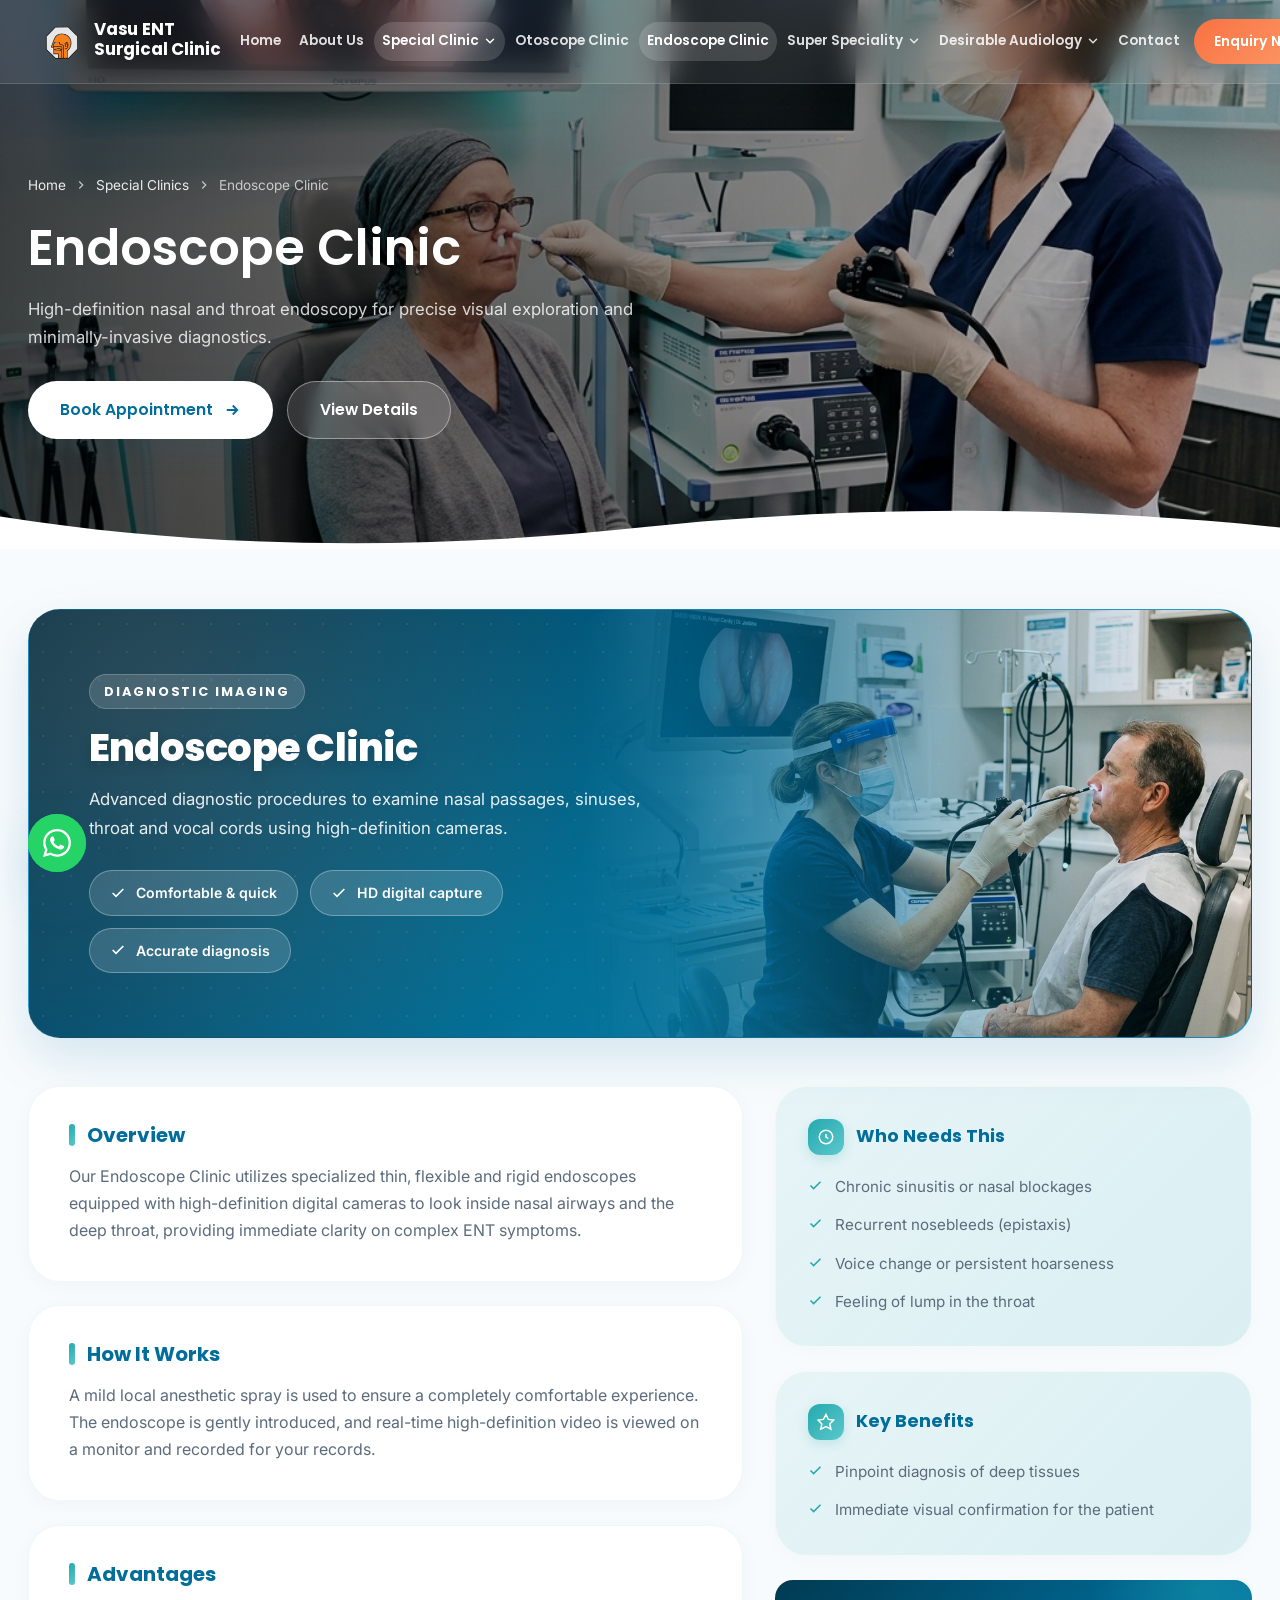
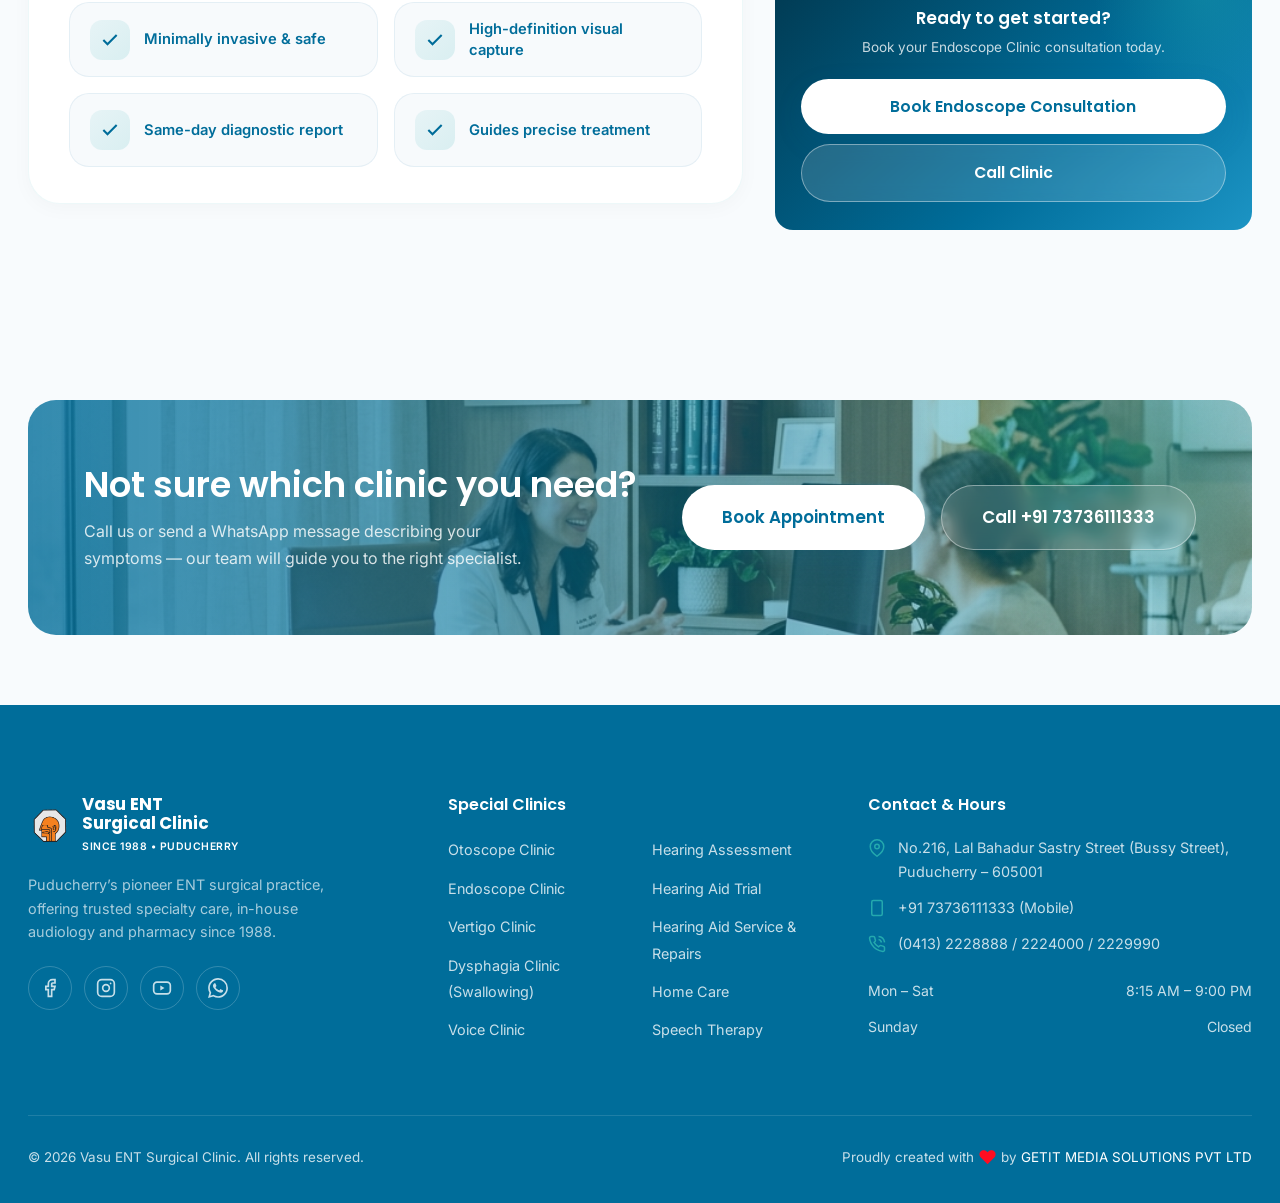
<file: endoscope-clinic.html>
<!DOCTYPE html>
<html lang="en">

<head>
  <meta charset="UTF-8" />
  <meta name="viewport" content="width=device-width, initial-scale=1.0" />
  <title>Endoscope Clinic | HD Nasal &amp; Throat Diagnostics — Vasu ENT</title>
  <meta name="description"
    content="Vasu ENT Surgical Clinic's Endoscope Clinic: High-definition minimally invasive nasal and throat endoscopy for precise ENT condition diagnosis in Puducherry." />
  <meta name="keywords" content="Endoscope clinic, nasal endoscopy Puducherry, throat endoscopy, HD endoscopy clinic" />
  <meta name="robots" content="index, follow" />
  <link rel="canonical" href="https://www.vasuentclinic.com/endoscope-clinic.html" />

  <!-- Open Graph -->
  <meta property="og:type" content="website" />
  <meta property="og:site_name" content="Vasu ENT Surgical Clinic" />
  <meta property="og:title" content="Endoscope Clinic | Nasal &amp; Throat Care | Vasu ENT Surgical Clinic" />
  <meta property="og:description" content="HD visual nasal and throat examinations. Comfortable diagnostics and same-day reporting in Puducherry." />
  <meta property="og:image" content="https://www.vasuentclinic.com/assets/images/clinic-signage-day.jpg" />
  <meta property="og:url" content="https://www.vasuentclinic.com/endoscope-clinic.html" />
  <meta property="og:locale" content="en_IN" />

  <!-- Icons -->
  <link rel="icon" type="image/png" sizes="32x32" href="assets/icons/favicon-32x32.png" />
  <link rel="icon" type="image/png" sizes="16x16" href="assets/icons/favicon-16x16.png" />
  <link rel="apple-touch-icon" href="assets/icons/apple-touch-icon.png" />
  <link rel="manifest" href="assets/icons/site.webmanifest" />
  <meta name="theme-color" content="#006d9a" />

  <!-- Fonts -->
  <link rel="preconnect" href="https://fonts.googleapis.com" />
  <link rel="preconnect" href="https://fonts.gstatic.com" crossorigin />
  <link href="https://fonts.googleapis.com/css2?family=Poppins:wght@400;500;600;700;800&family=Inter:wght@400;500;600;700&display=swap" rel="stylesheet" />

  <!-- Stylesheets -->
  <link rel="stylesheet" href="css/style.css" />
  <link rel="stylesheet" href="css/animations.css" />
  <link rel="stylesheet" href="css/responsive.css" />
</head>

<body>
  <div id="preloader" aria-hidden="true">
    <div class="loader-emblem"></div>
    <span class="loader-text">Vasu ENT Surgical Clinic</span>
  </div>

  <a href="#main-content" class="skip-link">Skip to main content</a>

  <!-- Header -->
  <header class="site-header" id="site-header">
    <div class="container navbar">
      <a href="index.html" class="brand">
        <img src="assets/logo/ent-emblem.png" alt="Vasu ENT Surgical Clinic emblem" class="brand-emblem" width="46" height="46" />
        <span class="brand-text">
          <span class="brand-name">Vasu ENT <br class="mobile-br">Surgical Clinic</span>
          <span class="brand-tag">Since 1988 &bull; Puducherry</span>
        </span>
      </a>

      <nav class="nav-menu" id="nav-menu" aria-label="Primary">
        <div class="drawer-header">
          <a href="index.html" class="brand">
            <img src="assets/logo/ent-emblem.png" alt="Vasu ENT Surgical Clinic emblem" class="brand-emblem" width="40" height="40" />
            <span class="brand-text">
              <span class="brand-name">Vasu ENT <br class="mobile-br">Surgical Clinic</span>
              <span class="brand-tag">Since 1988 &bull; Puducherry</span>
            </span>
          </a>
          <button class="drawer-close" id="drawer-close" aria-label="Close navigation menu">
            <svg viewBox="0 0 24 24" fill="none" stroke="currentColor" stroke-width="2.5" width="22" height="22">
              <path d="M18 6L6 18M6 6l12 12" />
            </svg>
          </button>
        </div>
        <div class="nav-item">
          <a href="index.html" class="nav-link" data-page="index.html">Home</a>
        </div>
        <div class="nav-item">
          <a href="about.html" class="nav-link" data-page="about.html">About Us</a>
        </div>

        <div class="nav-item has-dropdown">
          <div class="nav-link-wrapper">
            <a href="specialties.html" class="nav-link is-active" data-page="specialties.html">
              Special Clinic
            </a>
            <button class="dropdown-toggle" aria-label="Toggle dropdown" aria-haspopup="true" aria-expanded="false">
              <svg class="chevron" viewBox="0 0 24 24" fill="none" stroke="currentColor" stroke-width="2.5" stroke-linecap="round"><path d="M6 9l6 6 6-6" /></svg>
            </button>
          </div>
          <div class="dropdown-menu">
            <a href="otoscope-clinic.html" class="dropdown-link">Otoscope Clinic</a>
            <a href="endoscope-clinic.html" class="dropdown-link">Endoscope Clinic</a>
            <a href="super-speciality.html" class="dropdown-link">Super Speciality</a>
            <a href="desirable-audiology.html" class="dropdown-link">Desirable Audiology</a>
          </div>
        </div>

        <div class="nav-item">
          <a href="otoscope-clinic.html" class="nav-link" data-page="otoscope-clinic.html">Otoscope Clinic</a>
        </div>

        <div class="nav-item">
          <a href="endoscope-clinic.html" class="nav-link is-active" data-page="endoscope-clinic.html">Endoscope Clinic</a>
        </div>

        <div class="nav-item has-dropdown">
          <div class="nav-link-wrapper">
            <a href="super-speciality.html" class="nav-link" data-page="super-speciality.html">
              Super Speciality
            </a>
            <button class="dropdown-toggle" aria-label="Toggle dropdown" aria-haspopup="true" aria-expanded="false">
              <svg class="chevron" viewBox="0 0 24 24" fill="none" stroke="currentColor" stroke-width="2.5" stroke-linecap="round"><path d="M6 9l6 6 6-6" /></svg>
            </button>
          </div>
          <div class="dropdown-menu">
            <a href="super-speciality.html#vertigo-clinic" class="dropdown-link">Vertigo Clinic</a>
            <a href="super-speciality.html#dysphagia-clinic" class="dropdown-link">Dysphagia Clinic (Swallowing)</a>
            <a href="super-speciality.html#voice-clinic" class="dropdown-link">Voice Clinic</a>
          </div>
        </div>

        <div class="nav-item has-dropdown">
          <div class="nav-link-wrapper">
            <a href="desirable-audiology.html" class="nav-link" data-page="desirable-audiology.html">
              Desirable Audiology
            </a>
            <button class="dropdown-toggle" aria-label="Toggle dropdown" aria-haspopup="true" aria-expanded="false">
              <svg class="chevron" viewBox="0 0 24 24" fill="none" stroke="currentColor" stroke-width="2.5" stroke-linecap="round"><path d="M6 9l6 6 6-6" /></svg>
            </button>
          </div>
          <div class="dropdown-menu">
            <a href="desirable-audiology.html#hearing-assessment" class="dropdown-link">Hearing Assessment</a>
            <a href="desirable-audiology.html#hearing-aid-trial" class="dropdown-link">Hearing Aid Trial</a>
            <a href="desirable-audiology.html#hearing-aid-service" class="dropdown-link">Hearing Services &amp; Repairs</a>
            <a href="desirable-audiology.html#home-care" class="dropdown-link">Home Care</a>
            <a href="desirable-audiology.html#speech-therapy" class="dropdown-link">Speech Therapy</a>
          </div>
        </div>

        <div class="nav-item">
          <a href="contact.html" class="nav-link" data-page="contact.html">Contact</a>
        </div>

        <div class="nav-item nav-cta">
          <a href="booking.html" class="btn btn-primary btn-sm">Enquiry Now</a>
        </div>

        <div class="mobile-menu-actions">
          <a href="booking.html" class="btn btn-primary btn-block">Enquiry Now</a>
          <a href="tel:+9173736111333" class="btn btn-outline btn-block">Call Clinic</a>
        </div>
      </nav>

      <div class="nav-actions">
        <button class="nav-toggle" id="nav-toggle" aria-label="Toggle navigation menu" aria-expanded="false" aria-controls="nav-menu">
          <span></span><span></span><span></span>
        </button>
      </div>
    </div>
  </header>

  <main id="main-content">
    <!-- Hero Section -->
    <section class="page-hero page-hero--endoscope">
      <div class="container">
        <div class="hero-specialties-content">
          <div class="breadcrumbs">
            <a href="index.html">Home</a>
            <svg width="14" height="14" viewBox="0 0 24 24" fill="none" stroke="currentColor" stroke-width="2">
              <path d="M9 18l6-6-6-6" />
            </svg>
            <a href="specialties.html">Special Clinics</a>
            <svg width="14" height="14" viewBox="0 0 24 24" fill="none" stroke="currentColor" stroke-width="2">
              <path d="M9 18l6-6-6-6" />
            </svg>
            <span>Endoscope Clinic</span>
          </div>
          <h1 class="page-hero-title">Endoscope Clinic</h1>
          <p class="page-hero-desc">High-definition nasal and throat endoscopy for precise visual exploration and minimally-invasive diagnostics.</p>
          <div class="specialties-hero-actions">
            <a href="booking.html" class="btn btn-white">
              <span>Book Appointment</span>
              <svg viewBox="0 0 24 24" fill="none" stroke="currentColor" stroke-width="2.5"><path d="M5 12h14M13 6l6 6-6 6" /></svg>
            </a>
            <a href="#details" class="btn btn-ghost"><span>View Details</span></a>
          </div>
        </div>
      </div>
      <svg class="hero-wave-divider" viewBox="0 0 1440 80" preserveAspectRatio="none" aria-hidden="true">
        <path d="M0,32 C240,80 480,80 720,48 C960,16 1200,16 1440,48 L1440,80 L0,80 Z" />
      </svg>
    </section>

    <!-- Details Section -->
    <section class="section sp-clinics-section" id="details" style="padding-top: 60px;">
      <div class="container">
        <div class="sp-hero" data-reveal="up">
          <span class="sp-hero-icon"><svg viewBox="0 0 24 24" fill="none" stroke="currentColor" stroke-width="2"><path d="M12 2v20M17 5H9.5a3.5 3.5 0 000 7h5a3.5 3.5 0 010 7H6" /></svg></span>
          <div class="sp-hero-text">
            <span class="sp-eyebrow">Diagnostic Imaging</span>
            <h2>Endoscope Clinic</h2>
            <p>Advanced diagnostic procedures to examine nasal passages, sinuses, throat and vocal cords using high-definition cameras.</p>
            <div class="sp-quickstats">
              <span class="sp-stat"><svg viewBox="0 0 24 24" fill="none" stroke="currentColor" stroke-width="2.5"><path d="M20 6L9 17l-5-5" /></svg>Comfortable &amp; quick</span>
              <span class="sp-stat"><svg viewBox="0 0 24 24" fill="none" stroke="currentColor" stroke-width="2.5"><path d="M20 6L9 17l-5-5" /></svg>HD digital capture</span>
              <span class="sp-stat"><svg viewBox="0 0 24 24" fill="none" stroke="currentColor" stroke-width="2.5"><path d="M20 6L9 17l-5-5" /></svg>Accurate diagnosis</span>
            </div>
          </div>
          <div class="sp-hero-graphic">
            <img src="assets/images/endoscope_clinic.png" alt="Endoscope Clinic Diagnostics" class="sp-hero-img" />
          </div>
        </div>

        <div class="sp-grid">
          <div>
            <div class="sp-panel-card" data-reveal="up">
              <h3>Overview</h3>
              <p>Our Endoscope Clinic utilizes specialized thin, flexible and rigid endoscopes equipped with high-definition digital cameras to look inside nasal airways and the deep throat, providing immediate clarity on complex ENT symptoms.</p>
            </div>
            <div class="sp-panel-card" data-reveal="up">
              <h3>How It Works</h3>
              <p>A mild local anesthetic spray is used to ensure a completely comfortable experience. The endoscope is gently introduced, and real-time high-definition video is viewed on a monitor and recorded for your records.</p>
            </div>
            <div class="sp-panel-card" data-reveal="up">
              <h3>Advantages</h3>
              <div class="sp-advantage-grid">
                <div class="sp-advantage-item"><span class="sp-advantage-icon"><svg viewBox="0 0 24 24" fill="none" stroke="currentColor" stroke-width="2.5"><path d="M20 6L9 17l-5-5" /></svg></span><span>Minimally invasive &amp; safe</span></div>
                <div class="sp-advantage-item"><span class="sp-advantage-icon"><svg viewBox="0 0 24 24" fill="none" stroke="currentColor" stroke-width="2.5"><path d="M20 6L9 17l-5-5" /></svg></span><span>High-definition visual capture</span></div>
                <div class="sp-advantage-item"><span class="sp-advantage-icon"><svg viewBox="0 0 24 24" fill="none" stroke="currentColor" stroke-width="2.5"><path d="M20 6L9 17l-5-5" /></svg></span><span>Same-day diagnostic report</span></div>
                <div class="sp-advantage-item"><span class="sp-advantage-icon"><svg viewBox="0 0 24 24" fill="none" stroke="currentColor" stroke-width="2.5"><path d="M20 6L9 17l-5-5" /></svg></span><span>Guides precise treatment</span></div>
              </div>
            </div>
          </div>

          <aside>
            <div class="sp-aside-card" data-reveal="right">
              <h4><span class="sp-aside-icon-title"><svg viewBox="0 0 24 24" fill="none" stroke="currentColor" stroke-width="2"><circle cx="12" cy="12" r="9" /><path d="M12 8v4l3 2" /></svg></span>Who Needs This</h4>
              <ul>
                <li><svg viewBox="0 0 24 24" fill="none" stroke="currentColor" stroke-width="2.5"><path d="M20 6L9 17l-5-5" /></svg> Chronic sinusitis or nasal blockages</li>
                <li><svg viewBox="0 0 24 24" fill="none" stroke="currentColor" stroke-width="2.5"><path d="M20 6L9 17l-5-5" /></svg> Recurrent nosebleeds (epistaxis)</li>
                <li><svg viewBox="0 0 24 24" fill="none" stroke="currentColor" stroke-width="2.5"><path d="M20 6L9 17l-5-5" /></svg> Voice change or persistent hoarseness</li>
                <li><svg viewBox="0 0 24 24" fill="none" stroke="currentColor" stroke-width="2.5"><path d="M20 6L9 17l-5-5" /></svg> Feeling of lump in the throat</li>
              </ul>
            </div>
            <div class="sp-aside-card" data-reveal="right">
              <h4><span class="sp-aside-icon-title"><svg viewBox="0 0 24 24" fill="none" stroke="currentColor" stroke-width="2"><path d="M12 2l3 6.5 7 1-5 5 1.5 7-6.5-3.5L5 21.5 6.5 14.5l-5-5 7-1z" /></svg></span>Key Benefits</h4>
              <ul>
                <li><svg viewBox="0 0 24 24" fill="none" stroke="currentColor" stroke-width="2.5"><path d="M20 6L9 17l-5-5" /></svg> Pinpoint diagnosis of deep tissues</li>
                <li><svg viewBox="0 0 24 24" fill="none" stroke="currentColor" stroke-width="2.5"><path d="M20 6L9 17l-5-5" /></svg> Immediate visual confirmation for the patient</li>
              </ul>
            </div>
            <div class="sp-cta-card" data-reveal="right">
              <h4>Ready to get started?</h4>
              <p>Book your Endoscope Clinic consultation today.</p>
              <div class="sp-cta-actions">
                <a href="booking.html" class="btn btn-white btn-block"><span>Book Endoscope Consultation</span></a>
                <a href="tel:+9173736111333" target="_blank" rel="noopener" class="btn btn-ghost btn-block"><span>Call Clinic</span></a>
              </div>
            </div>
          </aside>
        </div>
      </div>
    </section>

    <!-- CTA Banner -->
    <section class="section--tight section--alt">
      <div class="container">
        <div class="cta-banner" data-reveal="zoom">
          <div class="cta-banner-text">
            <h2>Not sure which clinic you need?</h2>
            <p>Call us or send a WhatsApp message describing your symptoms &mdash; our team will guide you to the right specialist.</p>
          </div>
          <div class="cta-banner-actions">
            <a href="booking.html" class="btn btn-white btn-lg"><span>Book Appointment</span></a>
            <a href="tel:+9173736111333" class="btn btn-ghost btn-lg"><span>Call +91 73736111333</span></a>
          </div>
        </div>
      </div>
    </section>
  </main>

  <!-- Footer -->
  <footer class="site-footer">
    <div class="container">
      <div class="footer-top">
        <div class="footer-col footer-brand">
          <a href="index.html" class="brand">
            <img src="assets/logo/ent-emblem.png" alt="Vasu ENT Surgical Clinic emblem" class="brand-emblem" width="46" height="46" />
            <span class="brand-text">
              <span class="brand-name">Vasu ENT <br class="mobile-br">Surgical Clinic</span>
              <span class="brand-tag">Since 1988 &bull; Puducherry</span>
            </span>
          </a>
          <p>Puducherry&rsquo;s pioneer ENT surgical practice, offering trusted specialty care, in-house audiology and pharmacy since 1988.</p>
          <div class="footer-socials">
            <a href="#" aria-label="Facebook"><svg viewBox="0 0 24 24" fill="none" stroke="currentColor" stroke-width="2"><path d="M18 2h-3a5 5 0 00-5 5v3H7v4h3v8h4v-8h3l1-4h-4V7a1 1 0 011-1h3z" /></svg></a>
            <a href="#" aria-label="Instagram"><svg viewBox="0 0 24 24" fill="none" stroke="currentColor" stroke-width="2"><rect x="2" y="2" width="20" height="20" rx="5" /><circle cx="12" cy="12" r="4" /><circle cx="17.5" cy="6.5" r="1" fill="currentColor" stroke="none" /></svg></a>
            <a href="#" aria-label="YouTube"><svg viewBox="0 0 24 24" fill="none" stroke="currentColor" stroke-width="2"><rect x="2" y="5" width="20" height="14" rx="4" /><path d="M10 9l5 3-5 3z" fill="currentColor" stroke="none" /></svg></a>
            <a href="tel:+9173736111333" aria-label="Phone"><svg viewBox="0 0 24 24" fill="currentColor"><path d="M17.472 14.382c-.297-.149-1.758-.867-2.03-.967-.273-.099-.471-.148-.67.15-.197.297-.767.966-.94 1.164-.173.199-.347.223-.644.075-.297-.15-1.255-.463-2.39-1.475-.883-.788-1.48-1.761-1.653-2.059-.173-.297-.018-.458.13-.606.134-.133.298-.347.446-.52.149-.174.198-.298.298-.497.099-.198.05-.371-.025-.52-.075-.149-.669-1.612-.916-2.207-.242-.579-.487-.5-.669-.51a12.8 12.8 0 0 0-.57-.01c-.198 0-.52.074-.792.372-.272.297-1.04 1.016-1.04 2.479 0 1.462 1.065 2.875 1.213 3.074.149.198 2.096 3.2 5.077 4.487.709.306 1.262.489 1.694.625.712.227 1.36.195 1.871.118.571-.085 1.758-.719 2.006-1.413.248-.694.248-1.289.173-1.413-.074-.124-.272-.198-.57-.347m-5.421 7.403h-.004a9.87 9.87 0 0 1-5.031-1.378l-.361-.214-3.741.982.998-3.648-.235-.374a9.86 9.86 0 0 1-1.51-5.26c.001-5.45 4.436-9.884 9.888-9.884 2.64 0 5.122 1.03 6.988 2.898a9.825 9.825 0 0 1 2.893 6.994c-.003 5.45-4.437 9.884-9.885 9.884m8.413-18.297A11.815 11.815 0 0 0 12.05 0C5.495 0 .16 5.335.157 11.892c0 2.096.547 4.142 1.588 5.945L.057 24l6.305-1.654a11.882 11.882 0 0 0 5.683 1.448h.005c6.554 0 11.89-5.335 11.893-11.893a11.821 11.821 0 0 0-3.48-8.413Z" /></svg></a>
          </div>
        </div>

        <div class="footer-col">
          <h4>Special Clinics</h4>
          <ul>
            <li><a href="otoscope-clinic.html">Otoscope Clinic</a></li>
            <li><a href="endoscope-clinic.html">Endoscope Clinic</a></li>
            <li><a href="super-speciality.html#vertigo-clinic">Vertigo Clinic</a></li>
            <li><a href="super-speciality.html#dysphagia-clinic">Dysphagia Clinic (Swallowing)</a></li>
            <li><a href="super-speciality.html#voice-clinic">Voice Clinic</a></li>
            <li><a href="desirable-audiology.html#hearing-assessment">Hearing Assessment</a></li>
            <li><a href="desirable-audiology.html#hearing-aid-trial">Hearing Aid Trial</a></li>
            <li><a href="desirable-audiology.html#hearing-aid-service">Hearing Aid Service &amp; Repairs</a></li>
            <li><a href="desirable-audiology.html#home-care">Home Care</a></li>
            <li><a href="desirable-audiology.html#speech-therapy">Speech Therapy</a></li>
          </ul>
        </div>

        <div class="footer-col">
          <h4>Contact &amp; Hours</h4>
          <ul class="footer-contact">
            <li>
              <a href="https://www.google.com/maps?q=No.216,+Lal+Bahadur+Sastry+Street,+Bussy+Street,+Puducherry+605001" target="_blank" rel="noopener">
                <svg viewBox="0 0 24 24" fill="none" stroke="currentColor" stroke-width="2"><path d="M21 10c0 7-9 13-9 13s-9-6-9-13a9 9 0 0118 0z" /><circle cx="12" cy="10" r="3" /></svg>
                <span>No.216, Lal Bahadur Sastry Street (Bussy Street), Puducherry &ndash; 605001</span>
              </a>
            </li>
            <li>
              <a href="tel:+9173736111333">
                <svg viewBox="0 0 24 24" fill="none" stroke="currentColor" stroke-width="2">
                  <rect x="5" y="2" width="14" height="20" rx="2" ry="2"></rect><line x1="12" y1="18" x2="12.01" y2="18"></line>
                </svg>
                <span>+91 73736111333 (Mobile)</span>
              </a>
            </li>
            <li>
              <a href="tel:+914132228888">
                <svg viewBox="0 0 24 24" fill="none" stroke="currentColor" stroke-width="2">
                  <path d="M22 16.92v3a2 2 0 0 1-2.18 2 19.79 19.79 0 0 1-8.63-3.07 19.5 19.5 0 0 1-6-6 19.79 19.79 0 0 1-3.07-8.67A2 2 0 0 1 4.11 2h3a2 2 0 0 1 2 1.72 12.84 12.84 0 0 0 .7 2.81 2 2 0 0 1-.45 2.11L8.09 9.91a16 16 0 0 0 6 6l1.27-1.27a2 2 0 0 1 2.11-.45 12.84 12.84 0 0 0 2.81.7A2 2 0 0 1 22 16.92z"/><path d="M14.05 2a9 9 0 0 1 8 7.94"/><path d="M14.05 6A5 5 0 0 1 18 10"/>
                </svg>
                <span>(0413) 2228888 / 2224000 / 2229990</span>
              </a>
            </li>
          </ul>
          <div style="margin-top: 18px;">
            <div class="footer-hours-row"><span>Mon &ndash; Sat</span><span>8:15 AM &ndash; 9:00 PM</span></div>
            <div class="footer-hours-row"><span>Sunday</span><span>Closed</span></div>
          </div>
        </div>
      </div>

      <div class="footer-bottom">
        <p>&copy; <span data-current-year>2026</span> Vasu ENT Surgical Clinic. All rights reserved.</p>
        <p>Proudly created with <span style="color: #ff0d21; font-size: 1.4em; vertical-align: -0.1em;">&hearts;</span> by <a href="https://www.getitmediasolutions.com/" target="_blank" rel="noopener" style="color: #fff; text-decoration: none;">GETIT MEDIA SOLUTIONS PVT LTD</a></p>
      </div>
    </div>
  </footer>

  <a href="https://wa.me/917373611133" class="whatsapp-float" aria-label="Chat with us on WhatsApp" target="_blank" rel="noopener">
    <svg viewBox="0 0 24 24" fill="currentColor"><path d="M17.472 14.382c-.297-.149-1.758-.867-2.03-.967-.273-.099-.471-.148-.67.15-.197.297-.767.966-.94 1.164-.173.199-.347.223-.644.075-.297-.15-1.255-.463-2.39-1.475-.883-.788-1.48-1.761-1.653-2.059-.173-.297-.018-.458.13-.606.134-.133.298-.347.446-.52.149-.174.198-.298.298-.497.099-.198.05-.371-.025-.52-.075-.149-.669-1.612-.916-2.207-.242-.579-.487-.5-.669-.51a12.8 12.8 0 0 0-.57-.01c-.198 0-.52.074-.792.372-.272.297-1.04 1.016-1.04 2.479 0 1.462 1.065 2.875 1.213 3.074.149.198 2.096 3.2 5.077 4.487.709.306 1.262.489 1.694.625.712.227 1.36.195 1.871.118.571-.085 1.758-.719 2.006-1.413.248-.694.248-1.289.173-1.413-.074-.124-.272-.198-.57-.347m-5.421 7.403h-.004a9.87 9.87 0 0 1-5.031-1.378l-.361-.214-3.741.982.998-3.648-.235-.374a9.86 9.86 0 0 1-1.51-5.26c.001-5.45 4.436-9.884 9.888-9.884 2.64 0 5.122 1.03 6.988 2.898a9.825 9.825 0 0 1 2.893 6.994c-.003 5.45-4.437 9.884-9.885 9.884m8.413-18.297A11.815 11.815 0 0 0 12.05 0C5.495 0 .16 5.335.157 11.892c0 2.096.547 4.142 1.588 5.945L.057 24l6.305-1.654a11.882 11.882 0 0 0 5.683 1.448h.005c6.554 0 11.89-5.335 11.893-11.893a11.821 11.821 0 0 0-3.48-8.413Z" /></svg>
  </a>

  <button class="back-to-top" aria-label="Back to top">
    <svg viewBox="0 0 24 24" fill="none" stroke="currentColor" stroke-width="2.5">
      <path d="M12 19V5M5 12l7-7 7 7" />
    </svg>
  </button>

  <script src="js/navigation.js"></script>
  <script src="js/app.js"></script>
  <script src="js/animations.js"></script>
</body>

</html>
</file>
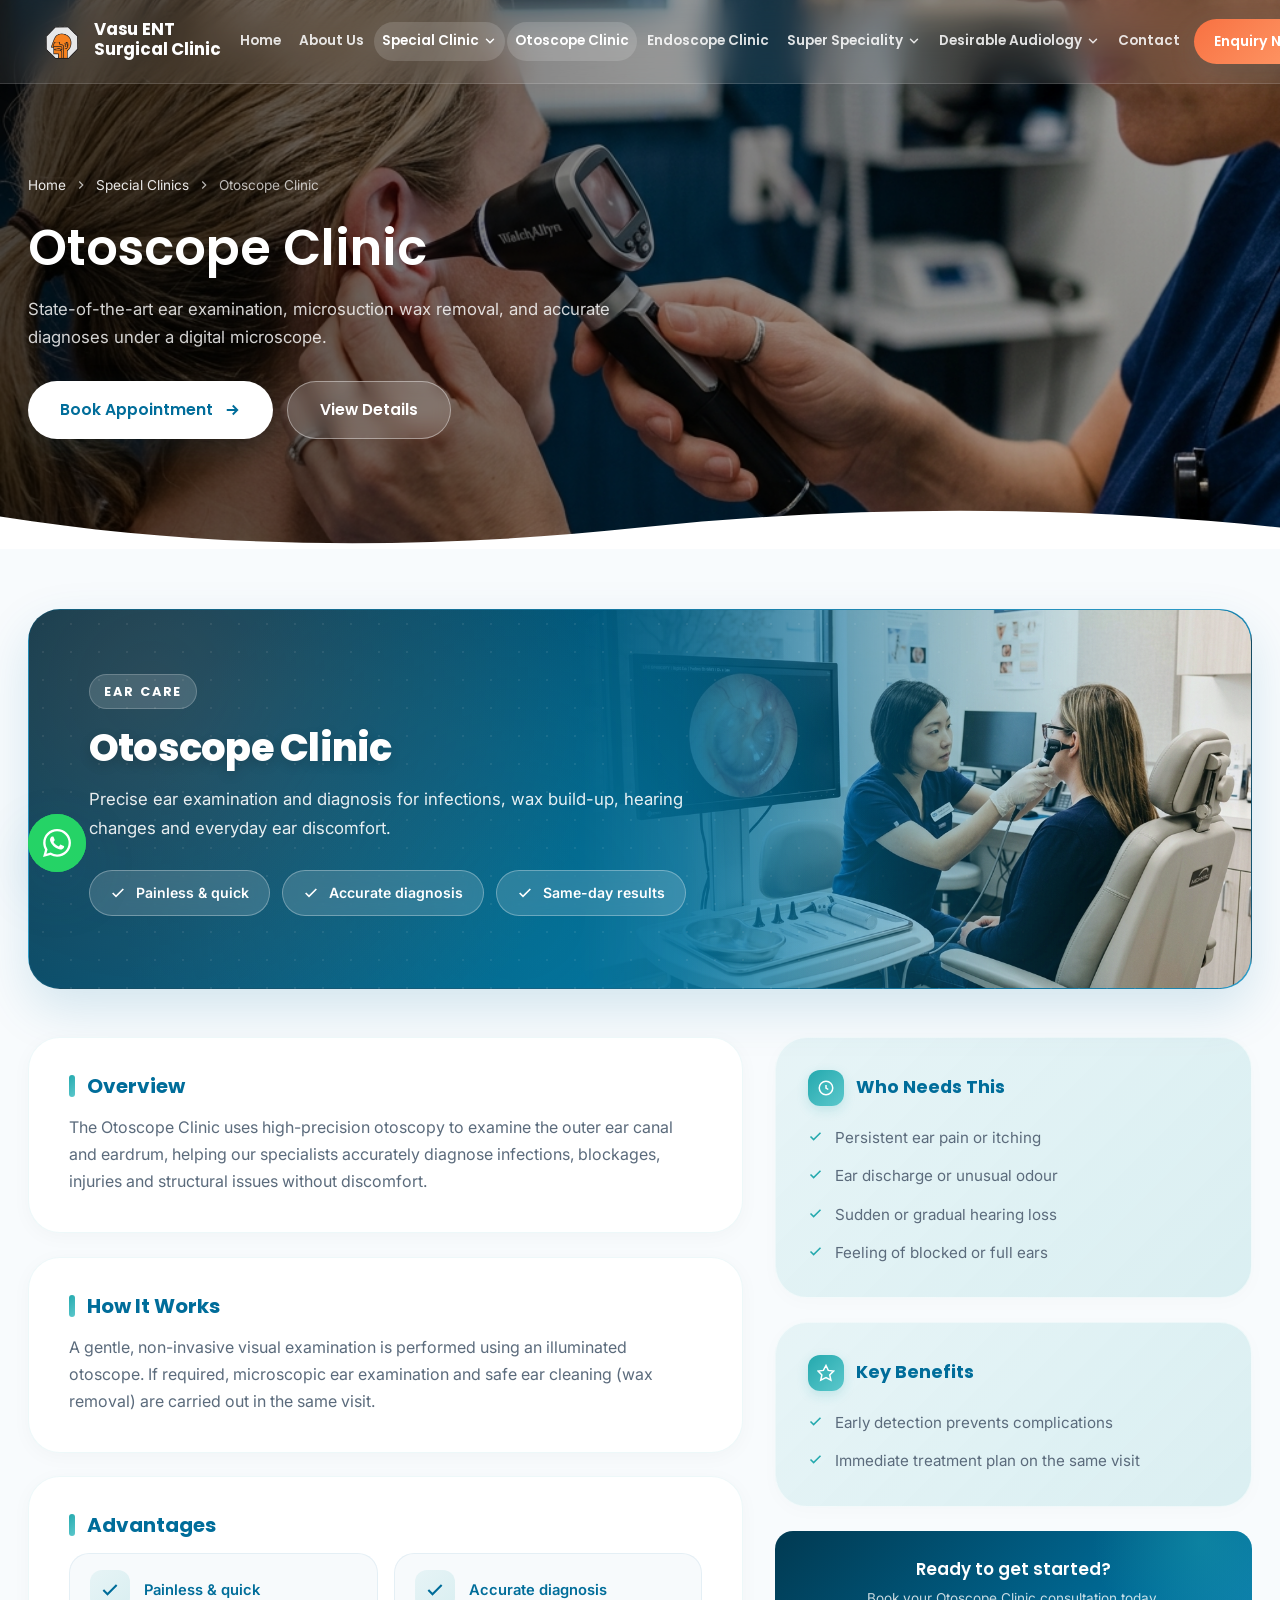
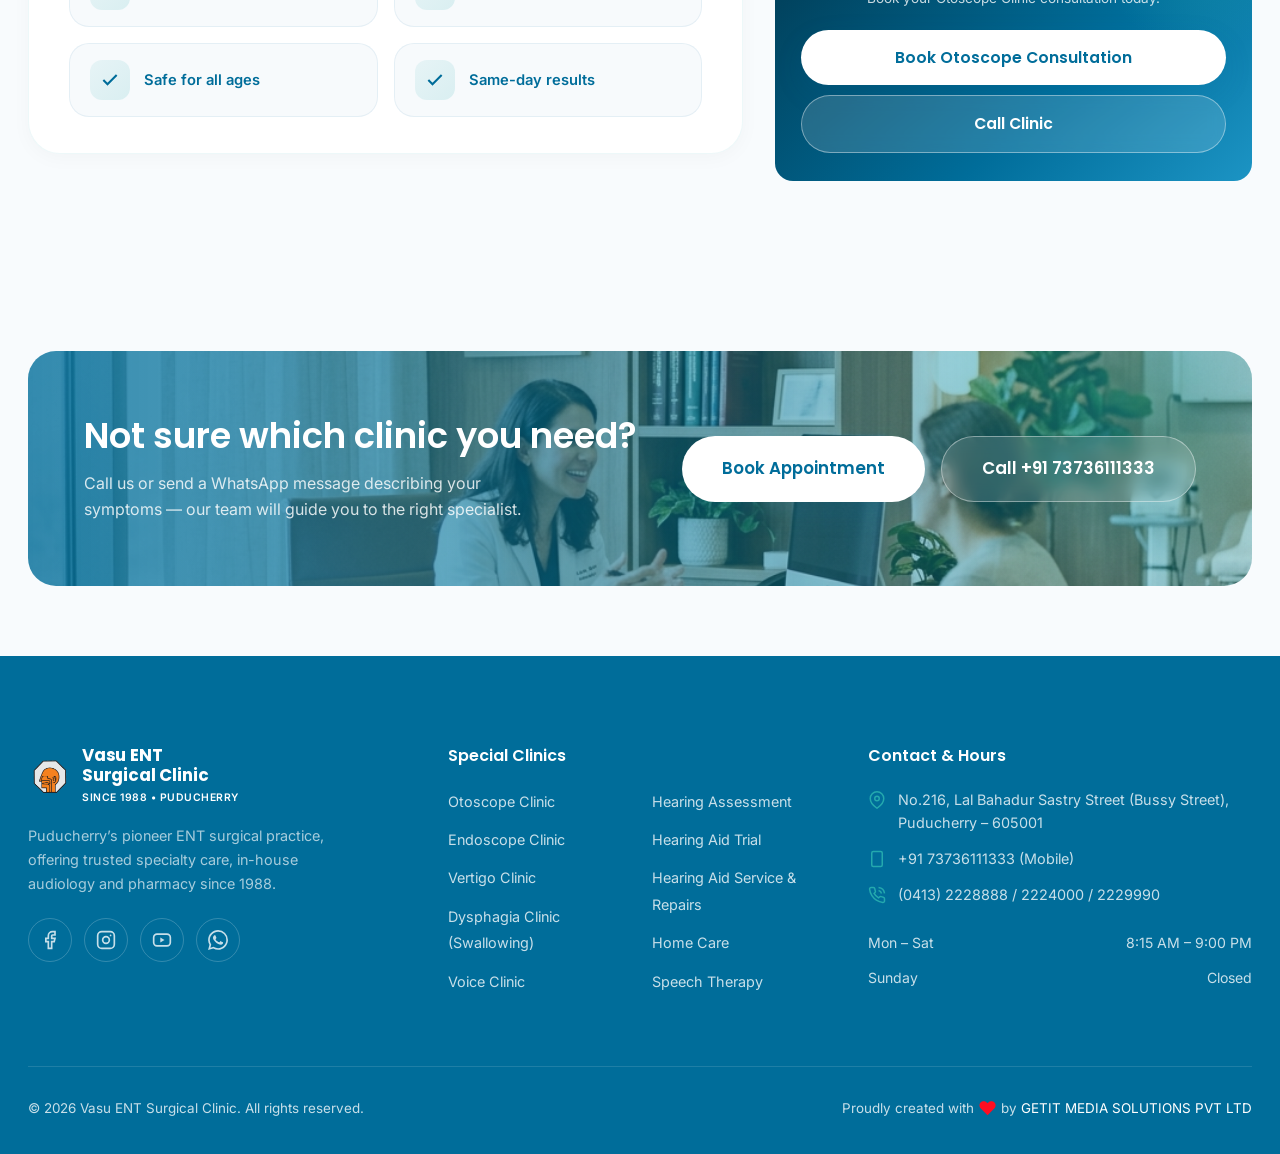
<file: otoscope-clinic.html>
<!DOCTYPE html>
<html lang="en">

<head>
  <meta charset="UTF-8" />
  <meta name="viewport" content="width=device-width, initial-scale=1.0" />
  <title>Otoscope Clinic | Ear Examination &amp; Wax Removal — Vasu ENT</title>
  <meta name="description"
    content="Vasu ENT Surgical Clinic's Otoscope Clinic: Pain-free ear canal and eardrum visual examinations, professional ear wax removal, and ear infection diagnosis in Puducherry." />
  <meta name="keywords" content="Otoscope clinic, ear examination Puducherry, ear wax removal, ear microsuction Puducherry" />
  <meta name="robots" content="index, follow" />
  <link rel="canonical" href="https://www.vasuentclinic.com/otoscope-clinic.html" />

  <!-- Open Graph -->
  <meta property="og:type" content="website" />
  <meta property="og:site_name" content="Vasu ENT Surgical Clinic" />
  <meta property="og:title" content="Otoscope Clinic | Ear Care | Vasu ENT Surgical Clinic" />
  <meta property="og:description" content="Pain-free visual ear examination and diagnosis. Safe ear wax removal, microsuction and same-day results in Puducherry." />
  <meta property="og:image" content="https://www.vasuentclinic.com/assets/images/clinic-signage-day.jpg" />
  <meta property="og:url" content="https://www.vasuentclinic.com/otoscope-clinic.html" />
  <meta property="og:locale" content="en_IN" />

  <!-- Icons -->
  <link rel="icon" type="image/png" sizes="32x32" href="assets/icons/favicon-32x32.png" />
  <link rel="icon" type="image/png" sizes="16x16" href="assets/icons/favicon-16x16.png" />
  <link rel="apple-touch-icon" href="assets/icons/apple-touch-icon.png" />
  <link rel="manifest" href="assets/icons/site.webmanifest" />
  <meta name="theme-color" content="#006d9a" />

  <!-- Fonts -->
  <link rel="preconnect" href="https://fonts.googleapis.com" />
  <link rel="preconnect" href="https://fonts.gstatic.com" crossorigin />
  <link href="https://fonts.googleapis.com/css2?family=Poppins:wght@400;500;600;700;800&family=Inter:wght@400;500;600;700&display=swap" rel="stylesheet" />

  <!-- Stylesheets -->
  <link rel="stylesheet" href="css/style.css" />
  <link rel="stylesheet" href="css/animations.css" />
  <link rel="stylesheet" href="css/responsive.css" />
</head>

<body>
  <div id="preloader" aria-hidden="true">
    <div class="loader-emblem"></div>
    <span class="loader-text">Vasu ENT Surgical Clinic</span>
  </div>

  <a href="#main-content" class="skip-link">Skip to main content</a>

  <!-- Header -->
  <header class="site-header" id="site-header">
    <div class="container navbar">
      <a href="index.html" class="brand">
        <img src="assets/logo/ent-emblem.png" alt="Vasu ENT Surgical Clinic emblem" class="brand-emblem" width="46" height="46" />
        <span class="brand-text">
          <span class="brand-name">Vasu ENT <br class="mobile-br">Surgical Clinic</span>
          <span class="brand-tag">Since 1988 &bull; Puducherry</span>
        </span>
      </a>

      <nav class="nav-menu" id="nav-menu" aria-label="Primary">
        <div class="drawer-header">
          <a href="index.html" class="brand">
            <img src="assets/logo/ent-emblem.png" alt="Vasu ENT Surgical Clinic emblem" class="brand-emblem" width="40" height="40" />
            <span class="brand-text">
              <span class="brand-name">Vasu ENT <br class="mobile-br">Surgical Clinic</span>
              <span class="brand-tag">Since 1988 &bull; Puducherry</span>
            </span>
          </a>
          <button class="drawer-close" id="drawer-close" aria-label="Close navigation menu">
            <svg viewBox="0 0 24 24" fill="none" stroke="currentColor" stroke-width="2.5" width="22" height="22">
              <path d="M18 6L6 18M6 6l12 12" />
            </svg>
          </button>
        </div>
        <div class="nav-item">
          <a href="index.html" class="nav-link" data-page="index.html">Home</a>
        </div>
        <div class="nav-item">
          <a href="about.html" class="nav-link" data-page="about.html">About Us</a>
        </div>

        <div class="nav-item has-dropdown">
          <div class="nav-link-wrapper">
            <a href="specialties.html" class="nav-link is-active" data-page="specialties.html">
              Special Clinic
            </a>
            <button class="dropdown-toggle" aria-label="Toggle dropdown" aria-haspopup="true" aria-expanded="false">
              <svg class="chevron" viewBox="0 0 24 24" fill="none" stroke="currentColor" stroke-width="2.5" stroke-linecap="round"><path d="M6 9l6 6 6-6" /></svg>
            </button>
          </div>
          <div class="dropdown-menu">
            <a href="otoscope-clinic.html" class="dropdown-link">Otoscope Clinic</a>
            <a href="endoscope-clinic.html" class="dropdown-link">Endoscope Clinic</a>
            <a href="super-speciality.html" class="dropdown-link">Super Speciality</a>
            <a href="desirable-audiology.html" class="dropdown-link">Desirable Audiology</a>
          </div>
        </div>

        <div class="nav-item">
          <a href="otoscope-clinic.html" class="nav-link is-active" data-page="otoscope-clinic.html">Otoscope Clinic</a>
        </div>

        <div class="nav-item">
          <a href="endoscope-clinic.html" class="nav-link" data-page="endoscope-clinic.html">Endoscope Clinic</a>
        </div>

        <div class="nav-item has-dropdown">
          <div class="nav-link-wrapper">
            <a href="super-speciality.html" class="nav-link" data-page="super-speciality.html">
              Super Speciality
            </a>
            <button class="dropdown-toggle" aria-label="Toggle dropdown" aria-haspopup="true" aria-expanded="false">
              <svg class="chevron" viewBox="0 0 24 24" fill="none" stroke="currentColor" stroke-width="2.5" stroke-linecap="round"><path d="M6 9l6 6 6-6" /></svg>
            </button>
          </div>
          <div class="dropdown-menu">
            <a href="super-speciality.html#vertigo-clinic" class="dropdown-link">Vertigo Clinic</a>
            <a href="super-speciality.html#dysphagia-clinic" class="dropdown-link">Dysphagia Clinic (Swallowing)</a>
            <a href="super-speciality.html#voice-clinic" class="dropdown-link">Voice Clinic</a>
          </div>
        </div>

        <div class="nav-item has-dropdown">
          <div class="nav-link-wrapper">
            <a href="desirable-audiology.html" class="nav-link" data-page="desirable-audiology.html">
              Desirable Audiology
            </a>
            <button class="dropdown-toggle" aria-label="Toggle dropdown" aria-haspopup="true" aria-expanded="false">
              <svg class="chevron" viewBox="0 0 24 24" fill="none" stroke="currentColor" stroke-width="2.5" stroke-linecap="round"><path d="M6 9l6 6 6-6" /></svg>
            </button>
          </div>
          <div class="dropdown-menu">
            <a href="desirable-audiology.html#hearing-assessment" class="dropdown-link">Hearing Assessment</a>
            <a href="desirable-audiology.html#hearing-aid-trial" class="dropdown-link">Hearing Aid Trial</a>
            <a href="desirable-audiology.html#hearing-aid-service" class="dropdown-link">Hearing Services &amp; Repairs</a>
            <a href="desirable-audiology.html#home-care" class="dropdown-link">Home Care</a>
            <a href="desirable-audiology.html#speech-therapy" class="dropdown-link">Speech Therapy</a>
          </div>
        </div>

        <div class="nav-item">
          <a href="contact.html" class="nav-link" data-page="contact.html">Contact</a>
        </div>

        <div class="nav-item nav-cta">
          <a href="booking.html" class="btn btn-primary btn-sm">Enquiry Now</a>
        </div>

        <div class="mobile-menu-actions">
          <a href="booking.html" class="btn btn-primary btn-block">Enquiry Now</a>
          <a href="tel:+9173736111333" class="btn btn-outline btn-block">Call Clinic</a>
        </div>
      </nav>

      <div class="nav-actions">
        <button class="nav-toggle" id="nav-toggle" aria-label="Toggle navigation menu" aria-expanded="false" aria-controls="nav-menu">
          <span></span><span></span><span></span>
        </button>
      </div>
    </div>
  </header>

  <main id="main-content">
    <!-- Hero Section -->
    <section class="page-hero page-hero--otoscope">
      <div class="container">
        <div class="hero-specialties-content">
          <div class="breadcrumbs">
            <a href="index.html">Home</a>
            <svg width="14" height="14" viewBox="0 0 24 24" fill="none" stroke="currentColor" stroke-width="2">
              <path d="M9 18l6-6-6-6" />
            </svg>
            <a href="specialties.html">Special Clinics</a>
            <svg width="14" height="14" viewBox="0 0 24 24" fill="none" stroke="currentColor" stroke-width="2">
              <path d="M9 18l6-6-6-6" />
            </svg>
            <span>Otoscope Clinic</span>
          </div>
          <h1 class="page-hero-title">Otoscope Clinic</h1>
          <p class="page-hero-desc">State-of-the-art ear examination, microsuction wax removal, and accurate diagnoses under a digital microscope.</p>
          <div class="specialties-hero-actions">
            <a href="booking.html" class="btn btn-white">
              <span>Book Appointment</span>
              <svg viewBox="0 0 24 24" fill="none" stroke="currentColor" stroke-width="2.5"><path d="M5 12h14M13 6l6 6-6 6" /></svg>
            </a>
            <a href="#details" class="btn btn-ghost"><span>View Details</span></a>
          </div>
        </div>
      </div>
      <svg class="hero-wave-divider" viewBox="0 0 1440 80" preserveAspectRatio="none" aria-hidden="true">
        <path d="M0,32 C240,80 480,80 720,48 C960,16 1200,16 1440,48 L1440,80 L0,80 Z" />
      </svg>
    </section>

    <!-- Details Section -->
    <section class="section sp-clinics-section" id="details" style="padding-top: 60px;">
      <div class="container">
        <div class="sp-hero" data-reveal="up">
          <span class="sp-hero-icon"><svg viewBox="0 0 24 24" fill="none" stroke="currentColor" stroke-width="2"><circle cx="12" cy="8" r="4" /><path d="M12 12v6M9 21h6" /></svg></span>
          <div class="sp-hero-text">
            <span class="sp-eyebrow">Ear Care</span>
            <h2>Otoscope Clinic</h2>
            <p>Precise ear examination and diagnosis for infections, wax build-up, hearing changes and everyday ear discomfort.</p>
            <div class="sp-quickstats">
              <span class="sp-stat"><svg viewBox="0 0 24 24" fill="none" stroke="currentColor" stroke-width="2.5"><path d="M20 6L9 17l-5-5" /></svg>Painless &amp; quick</span>
              <span class="sp-stat"><svg viewBox="0 0 24 24" fill="none" stroke="currentColor" stroke-width="2.5"><path d="M20 6L9 17l-5-5" /></svg>Accurate diagnosis</span>
              <span class="sp-stat"><svg viewBox="0 0 24 24" fill="none" stroke="currentColor" stroke-width="2.5"><path d="M20 6L9 17l-5-5" /></svg>Same-day results</span>
            </div>
          </div>
          <div class="sp-hero-graphic">
            <img src="assets/images/otoscope_clinic.png" alt="Otoscope Clinic Diagnostics" class="sp-hero-img" />
          </div>
        </div>

        <div class="sp-grid">
          <div>
            <div class="sp-panel-card" data-reveal="up">
              <h3>Overview</h3>
              <p>The Otoscope Clinic uses high-precision otoscopy to examine the outer ear canal and eardrum, helping our specialists accurately diagnose infections, blockages, injuries and structural issues without discomfort.</p>
            </div>
            <div class="sp-panel-card" data-reveal="up">
              <h3>How It Works</h3>
              <p>A gentle, non-invasive visual examination is performed using an illuminated otoscope. If required, microscopic ear examination and safe ear cleaning (wax removal) are carried out in the same visit.</p>
            </div>
            <div class="sp-panel-card" data-reveal="up">
              <h3>Advantages</h3>
              <div class="sp-advantage-grid">
                <div class="sp-advantage-item"><span class="sp-advantage-icon"><svg viewBox="0 0 24 24" fill="none" stroke="currentColor" stroke-width="2.5"><path d="M20 6L9 17l-5-5" /></svg></span><span>Painless &amp; quick</span></div>
                <div class="sp-advantage-item"><span class="sp-advantage-icon"><svg viewBox="0 0 24 24" fill="none" stroke="currentColor" stroke-width="2.5"><path d="M20 6L9 17l-5-5" /></svg></span><span>Accurate diagnosis</span></div>
                <div class="sp-advantage-item"><span class="sp-advantage-icon"><svg viewBox="0 0 24 24" fill="none" stroke="currentColor" stroke-width="2.5"><path d="M20 6L9 17l-5-5" /></svg></span><span>Safe for all ages</span></div>
                <div class="sp-advantage-item"><span class="sp-advantage-icon"><svg viewBox="0 0 24 24" fill="none" stroke="currentColor" stroke-width="2.5"><path d="M20 6L9 17l-5-5" /></svg></span><span>Same-day results</span></div>
              </div>
            </div>
          </div>

          <aside>
            <div class="sp-aside-card" data-reveal="right">
              <h4><span class="sp-aside-icon-title"><svg viewBox="0 0 24 24" fill="none" stroke="currentColor" stroke-width="2"><circle cx="12" cy="12" r="9" /><path d="M12 8v4l3 2" /></svg></span>Who Needs This</h4>
              <ul>
                <li><svg viewBox="0 0 24 24" fill="none" stroke="currentColor" stroke-width="2.5"><path d="M20 6L9 17l-5-5" /></svg> Persistent ear pain or itching</li>
                <li><svg viewBox="0 0 24 24" fill="none" stroke="currentColor" stroke-width="2.5"><path d="M20 6L9 17l-5-5" /></svg> Ear discharge or unusual odour</li>
                <li><svg viewBox="0 0 24 24" fill="none" stroke="currentColor" stroke-width="2.5"><path d="M20 6L9 17l-5-5" /></svg> Sudden or gradual hearing loss</li>
                <li><svg viewBox="0 0 24 24" fill="none" stroke="currentColor" stroke-width="2.5"><path d="M20 6L9 17l-5-5" /></svg> Feeling of blocked or full ears</li>
              </ul>
            </div>
            <div class="sp-aside-card" data-reveal="right">
              <h4><span class="sp-aside-icon-title"><svg viewBox="0 0 24 24" fill="none" stroke="currentColor" stroke-width="2"><path d="M12 2l3 6.5 7 1-5 5 1.5 7-6.5-3.5L5 21.5 6.5 14.5l-5-5 7-1z" /></svg></span>Key Benefits</h4>
              <ul>
                <li><svg viewBox="0 0 24 24" fill="none" stroke="currentColor" stroke-width="2.5"><path d="M20 6L9 17l-5-5" /></svg> Early detection prevents complications</li>
                <li><svg viewBox="0 0 24 24" fill="none" stroke="currentColor" stroke-width="2.5"><path d="M20 6L9 17l-5-5" /></svg> Immediate treatment plan on the same visit</li>
              </ul>
            </div>
            <div class="sp-cta-card" data-reveal="right">
              <h4>Ready to get started?</h4>
              <p>Book your Otoscope Clinic consultation today.</p>
              <div class="sp-cta-actions">
                <a href="booking.html" class="btn btn-white btn-block"><span>Book Otoscope Consultation</span></a>
                <a href="tel:+9173736111333" target="_blank" rel="noopener" class="btn btn-ghost btn-block"><span>Call Clinic</span></a>
              </div>
            </div>
          </aside>
        </div>
      </div>
    </section>

    <!-- CTA Banner -->
    <section class="section--tight section--alt">
      <div class="container">
        <div class="cta-banner" data-reveal="zoom">
          <div class="cta-banner-text">
            <h2>Not sure which clinic you need?</h2>
            <p>Call us or send a WhatsApp message describing your symptoms &mdash; our team will guide you to the right specialist.</p>
          </div>
          <div class="cta-banner-actions">
            <a href="booking.html" class="btn btn-white btn-lg"><span>Book Appointment</span></a>
            <a href="tel:+9173736111333" class="btn btn-ghost btn-lg"><span>Call +91 73736111333</span></a>
          </div>
        </div>
      </div>
    </section>
  </main>

  <!-- Footer -->
  <footer class="site-footer">
    <div class="container">
      <div class="footer-top">
        <div class="footer-col footer-brand">
          <a href="index.html" class="brand">
            <img src="assets/logo/ent-emblem.png" alt="Vasu ENT Surgical Clinic emblem" class="brand-emblem" width="46" height="46" />
            <span class="brand-text">
              <span class="brand-name">Vasu ENT <br class="mobile-br">Surgical Clinic</span>
              <span class="brand-tag">Since 1988 &bull; Puducherry</span>
            </span>
          </a>
          <p>Puducherry&rsquo;s pioneer ENT surgical practice, offering trusted specialty care, in-house audiology and pharmacy since 1988.</p>
          <div class="footer-socials">
            <a href="#" aria-label="Facebook"><svg viewBox="0 0 24 24" fill="none" stroke="currentColor" stroke-width="2"><path d="M18 2h-3a5 5 0 00-5 5v3H7v4h3v8h4v-8h3l1-4h-4V7a1 1 0 011-1h3z" /></svg></a>
            <a href="#" aria-label="Instagram"><svg viewBox="0 0 24 24" fill="none" stroke="currentColor" stroke-width="2"><rect x="2" y="2" width="20" height="20" rx="5" /><circle cx="12" cy="12" r="4" /><circle cx="17.5" cy="6.5" r="1" fill="currentColor" stroke="none" /></svg></a>
            <a href="#" aria-label="YouTube"><svg viewBox="0 0 24 24" fill="none" stroke="currentColor" stroke-width="2"><rect x="2" y="5" width="20" height="14" rx="4" /><path d="M10 9l5 3-5 3z" fill="currentColor" stroke="none" /></svg></a>
            <a href="tel:+9173736111333" aria-label="Phone"><svg viewBox="0 0 24 24" fill="currentColor"><path d="M17.472 14.382c-.297-.149-1.758-.867-2.03-.967-.273-.099-.471-.148-.67.15-.197.297-.767.966-.94 1.164-.173.199-.347.223-.644.075-.297-.15-1.255-.463-2.39-1.475-.883-.788-1.48-1.761-1.653-2.059-.173-.297-.018-.458.13-.606.134-.133.298-.347.446-.52.149-.174.198-.298.298-.497.099-.198.05-.371-.025-.52-.075-.149-.669-1.612-.916-2.207-.242-.579-.487-.5-.669-.51a12.8 12.8 0 0 0-.57-.01c-.198 0-.52.074-.792.372-.272.297-1.04 1.016-1.04 2.479 0 1.462 1.065 2.875 1.213 3.074.149.198 2.096 3.2 5.077 4.487.709.306 1.262.489 1.694.625.712.227 1.36.195 1.871.118.571-.085 1.758-.719 2.006-1.413.248-.694.248-1.289.173-1.413-.074-.124-.272-.198-.57-.347m-5.421 7.403h-.004a9.87 9.87 0 0 1-5.031-1.378l-.361-.214-3.741.982.998-3.648-.235-.374a9.86 9.86 0 0 1-1.51-5.26c.001-5.45 4.436-9.884 9.888-9.884 2.64 0 5.122 1.03 6.988 2.898a9.825 9.825 0 0 1 2.893 6.994c-.003 5.45-4.437 9.884-9.885 9.884m8.413-18.297A11.815 11.815 0 0 0 12.05 0C5.495 0 .16 5.335.157 11.892c0 2.096.547 4.142 1.588 5.945L.057 24l6.305-1.654a11.882 11.882 0 0 0 5.683 1.448h.005c6.554 0 11.89-5.335 11.893-11.893a11.821 11.821 0 0 0-3.48-8.413Z" /></svg></a>
        </div>
      </div>

      <div class="footer-col">
        <h4>Special Clinics</h4>
        <ul>
          <li><a href="otoscope-clinic.html">Otoscope Clinic</a></li>
          <li><a href="endoscope-clinic.html">Endoscope Clinic</a></li>
          <li><a href="super-speciality.html#vertigo-clinic">Vertigo Clinic</a></li>
          <li><a href="super-speciality.html#dysphagia-clinic">Dysphagia Clinic (Swallowing)</a></li>
          <li><a href="super-speciality.html#voice-clinic">Voice Clinic</a></li>
          <li><a href="desirable-audiology.html#hearing-assessment">Hearing Assessment</a></li>
          <li><a href="desirable-audiology.html#hearing-aid-trial">Hearing Aid Trial</a></li>
          <li><a href="desirable-audiology.html#hearing-aid-service">Hearing Aid Service &amp; Repairs</a></li>
          <li><a href="desirable-audiology.html#home-care">Home Care</a></li>
          <li><a href="desirable-audiology.html#speech-therapy">Speech Therapy</a></li>
        </ul>
      </div>

      <div class="footer-col">
        <h4>Contact &amp; Hours</h4>
        <ul class="footer-contact">
          <li>
            <a href="https://www.google.com/maps?q=No.216,+Lal+Bahadur+Sastry+Street,+Bussy+Street,+Puducherry+605001" target="_blank" rel="noopener">
              <svg viewBox="0 0 24 24" fill="none" stroke="currentColor" stroke-width="2"><path d="M21 10c0 7-9 13-9 13s-9-6-9-13a9 9 0 0118 0z" /><circle cx="12" cy="10" r="3" /></svg>
              <span>No.216, Lal Bahadur Sastry Street (Bussy Street), Puducherry &ndash; 605001</span>
            </a>
          </li>
          <li>
              <a href="tel:+9173736111333">
                <svg viewBox="0 0 24 24" fill="none" stroke="currentColor" stroke-width="2">
                  <rect x="5" y="2" width="14" height="20" rx="2" ry="2"></rect><line x1="12" y1="18" x2="12.01" y2="18"></line>
                </svg>
                <span>+91 73736111333 (Mobile)</span>
              </a>
            </li>
            <li>
              <a href="tel:+914132228888">
                <svg viewBox="0 0 24 24" fill="none" stroke="currentColor" stroke-width="2">
                  <path d="M22 16.92v3a2 2 0 0 1-2.18 2 19.79 19.79 0 0 1-8.63-3.07 19.5 19.5 0 0 1-6-6 19.79 19.79 0 0 1-3.07-8.67A2 2 0 0 1 4.11 2h3a2 2 0 0 1 2 1.72 12.84 12.84 0 0 0 .7 2.81 2 2 0 0 1-.45 2.11L8.09 9.91a16 16 0 0 0 6 6l1.27-1.27a2 2 0 0 1 2.11-.45 12.84 12.84 0 0 0 2.81.7A2 2 0 0 1 22 16.92z"/><path d="M14.05 2a9 9 0 0 1 8 7.94"/><path d="M14.05 6A5 5 0 0 1 18 10"/>
                </svg>
                <span>(0413) 2228888 / 2224000 / 2229990</span>
              </a>
            </li>
        </ul>
        <div style="margin-top: 18px;">
          <div class="footer-hours-row"><span>Mon &ndash; Sat</span><span>8:15 AM &ndash; 9:00 PM</span></div>
          <div class="footer-hours-row"><span>Sunday</span><span>Closed</span></div>
        </div>
      </div>
    </div>

    <div class="footer-bottom">
      <p>&copy; <span data-current-year>2026</span> Vasu ENT Surgical Clinic. All rights reserved.</p>
      <p>Proudly created with <span style="color: #ff0d21; font-size: 1.4em; vertical-align: -0.1em;">&hearts;</span> by <a href="https://www.getitmediasolutions.com/" target="_blank" rel="noopener" style="color: #fff; text-decoration: none;">GETIT MEDIA SOLUTIONS PVT LTD</a></p>
    </div>
  </footer>

  <a href="https://wa.me/917373611133" class="whatsapp-float" aria-label="Chat with us on WhatsApp" target="_blank" rel="noopener">
    <svg viewBox="0 0 24 24" fill="currentColor"><path d="M17.472 14.382c-.297-.149-1.758-.867-2.03-.967-.273-.099-.471-.148-.67.15-.197.297-.767.966-.94 1.164-.173.199-.347.223-.644.075-.297-.15-1.255-.463-2.39-1.475-.883-.788-1.48-1.761-1.653-2.059-.173-.297-.018-.458.13-.606.134-.133.298-.347.446-.52.149-.174.198-.298.298-.497.099-.198.05-.371-.025-.52-.075-.149-.669-1.612-.916-2.207-.242-.579-.487-.5-.669-.51a12.8 12.8 0 0 0-.57-.01c-.198 0-.52.074-.792.372-.272.297-1.04 1.016-1.04 2.479 0 1.462 1.065 2.875 1.213 3.074.149.198 2.096 3.2 5.077 4.487.709.306 1.262.489 1.694.625.712.227 1.36.195 1.871.118.571-.085 1.758-.719 2.006-1.413.248-.694.248-1.289.173-1.413-.074-.124-.272-.198-.57-.347m-5.421 7.403h-.004a9.87 9.87 0 0 1-5.031-1.378l-.361-.214-3.741.982.998-3.648-.235-.374a9.86 9.86 0 0 1-1.51-5.26c.001-5.45 4.436-9.884 9.888-9.884 2.64 0 5.122 1.03 6.988 2.898a9.825 9.825 0 0 1 2.893 6.994c-.003 5.45-4.437 9.884-9.885 9.884m8.413-18.297A11.815 11.815 0 0 0 12.05 0C5.495 0 .16 5.335.157 11.892c0 2.096.547 4.142 1.588 5.945L.057 24l6.305-1.654a11.882 11.882 0 0 0 5.683 1.448h.005c6.554 0 11.89-5.335 11.893-11.893a11.821 11.821 0 0 0-3.48-8.413Z" /></svg>
  </a>

  <button class="back-to-top" aria-label="Back to top">
    <svg viewBox="0 0 24 24" fill="none" stroke="currentColor" stroke-width="2.5">
      <path d="M12 19V5M5 12l7-7 7 7" />
    </svg>
  </button>

  <script src="js/navigation.js"></script>
  <script src="js/app.js"></script>
  <script src="js/animations.js"></script>
</body>

</html>
</file>
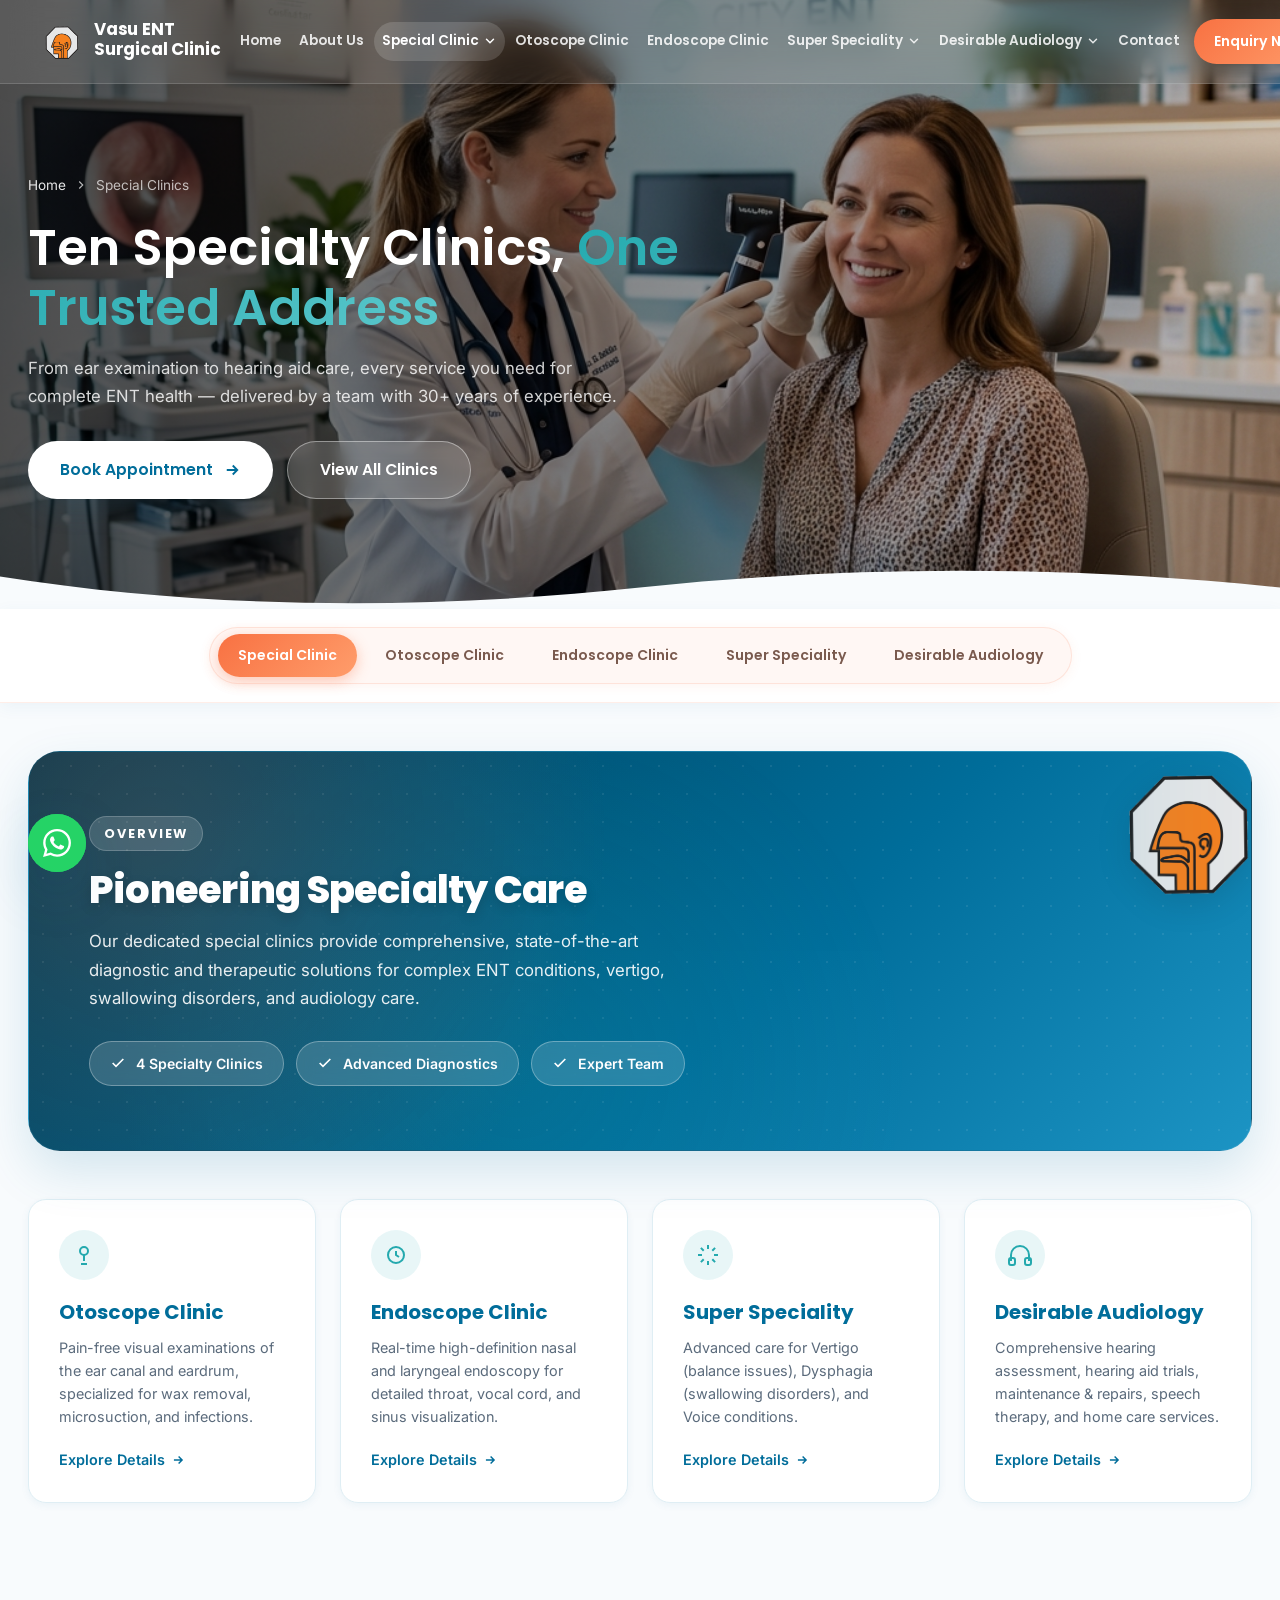
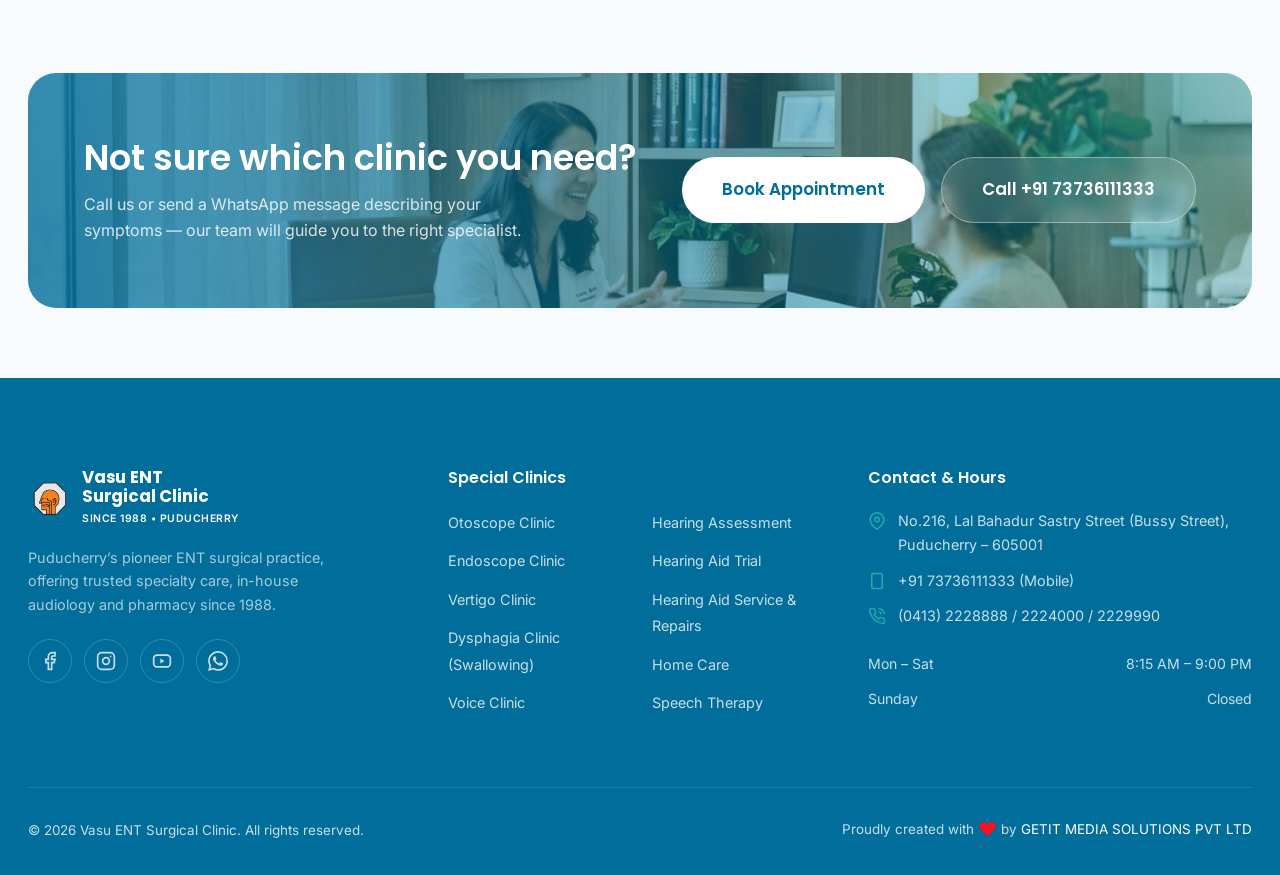
<file: specialties.html>
<!DOCTYPE html>
<html lang="en">

<head>
  <meta charset="UTF-8" />
  <meta name="viewport" content="width=device-width, initial-scale=1.0" />
  <title>Special Clinics | Otoscope, Endoscope, Vertigo, Voice &amp; Audiology â€” Vasu ENT</title>
  <meta name="description"
    content="Explore Vasu ENT Surgical Clinic's specialty clinics: Otoscope, Endoscope, Vertigo, Dysphagia, Voice and Desirable Audiology (Hearing Assessment, Hearing Aid Trial, Service & Repairs, Home Care, Speech Therapy)." />
  <meta name="keywords"
    content="Otoscope clinic, Endoscope clinic, Vertigo clinic Puducherry, Dysphagia clinic, Voice clinic, Hearing aid Puducherry, Speech therapy Puducherry" />
  <meta name="robots" content="index, follow" />
  <link rel="canonical" href="https://www.vasuentclinic.com/specialties.html" />

  <meta property="og:type" content="website" />
  <meta property="og:site_name" content="Vasu ENT Surgical Clinic" />
  <meta property="og:title" content="Special Clinics | Vasu ENT Surgical Clinic" />
  <meta property="og:description"
    content="Otoscope, Endoscope, Vertigo, Dysphagia, Voice and Desirable Audiology clinics â€” all under one roof in Puducherry." />
  <meta property="og:image" content="https://www.vasuentclinic.com/assets/images/clinic-signage-day.jpg" />
  <meta property="og:url" content="https://www.vasuentclinic.com/specialties.html" />
  <meta property="og:locale" content="en_IN" />

  <meta name="twitter:card" content="summary_large_image" />
  <meta name="twitter:title" content="Special Clinics | Vasu ENT Surgical Clinic" />
  <meta name="twitter:description"
    content="Otoscope, Endoscope, Vertigo, Dysphagia, Voice and Desirable Audiology clinics in Puducherry." />
  <meta name="twitter:image" content="https://www.vasuentclinic.com/assets/images/clinic-signage-day.jpg" />

  <link rel="icon" type="image/png" sizes="32x32" href="assets/icons/favicon-32x32.png" />
  <link rel="icon" type="image/png" sizes="16x16" href="assets/icons/favicon-16x16.png" />
  <link rel="apple-touch-icon" href="assets/icons/apple-touch-icon.png" />
  <link rel="manifest" href="assets/icons/site.webmanifest" />
  <meta name="theme-color" content="#006d9a" />

  <link rel="preconnect" href="https://fonts.googleapis.com" />
  <link rel="preconnect" href="https://fonts.gstatic.com" crossorigin />
  <link
    href="https://fonts.googleapis.com/css2?family=Poppins:wght@400;500;600;700;800&family=Inter:wght@400;500;600;700&display=swap"
    rel="stylesheet" />

  <link rel="stylesheet" href="css/style.css" />
  <link rel="stylesheet" href="css/animations.css" />
  <link rel="stylesheet" href="css/responsive.css" />

  <script type="application/ld+json">
  {
    "@context": "https://schema.org",
    "@type": "MedicalClinic",
    "name": "Vasu ENT Surgical Clinic",
    "medicalSpecialty": ["Otolaryngology", "Audiology"],
    "availableService": [
      { "@type": "MedicalProcedure", "name": "Otoscope Clinic" },
      { "@type": "MedicalProcedure", "name": "Endoscope Clinic" },
      { "@type": "MedicalProcedure", "name": "Vertigo Clinic" },
      { "@type": "MedicalProcedure", "name": "Dysphagia Clinic" },
      { "@type": "MedicalProcedure", "name": "Voice Clinic" },
      { "@type": "MedicalProcedure", "name": "Hearing Assessment" },
      { "@type": "MedicalProcedure", "name": "Hearing Aid Trial" },
      { "@type": "MedicalProcedure", "name": "Hearing Aid Service & Repairs" },
      { "@type": "MedicalProcedure", "name": "Home Care" },
      { "@type": "MedicalProcedure", "name": "Speech Therapy" }
    ]
  }
  </script>
</head>

<body>
  <div id="preloader" aria-hidden="true">
    <div class="loader-emblem"></div>
    <span class="loader-text">Vasu ENT Surgical Clinic</span>
  </div>

  <a href="#main-content" class="skip-link">Skip to main content</a>

  <header class="site-header" id="site-header">
    <div class="container navbar">
      <a href="index.html" class="brand">
        <img src="assets/logo/ent-emblem.png" alt="Vasu ENT Surgical Clinic emblem" class="brand-emblem" width="46"
          height="46" />
        <span class="brand-text">
          <span class="brand-name">Vasu ENT <br class="mobile-br">Surgical Clinic</span>
          <span class="brand-tag">Since 1988 &bull; Puducherry</span>
        </span>
      </a>

      <nav class="nav-menu" id="nav-menu" aria-label="Primary">
        <div class="drawer-header">
          <a href="index.html" class="brand">
            <img src="assets/logo/ent-emblem.png" alt="Vasu ENT Surgical Clinic emblem" class="brand-emblem" width="40" height="40" />
            <span class="brand-text">
              <span class="brand-name">Vasu ENT <br class="mobile-br">Surgical Clinic</span>
              <span class="brand-tag">Since 1988 &bull; Puducherry</span>
            </span>
          </a>
          <button class="drawer-close" id="drawer-close" aria-label="Close navigation menu">
            <svg viewBox="0 0 24 24" fill="none" stroke="currentColor" stroke-width="2.5" width="22" height="22">
              <path d="M18 6L6 18M6 6l12 12" />
            </svg>
          </button>
        </div>
        <div class="nav-item">
          <a href="index.html" class="nav-link" data-page="index.html">Home</a>
        </div>
        <div class="nav-item">
          <a href="about.html" class="nav-link" data-page="about.html">About Us</a>
        </div>

        <div class="nav-item has-dropdown">
          <div class="nav-link-wrapper">
            <a href="specialties.html" class="nav-link is-active" data-page="specialties.html">
              Special Clinic
            </a>
            <button class="dropdown-toggle" aria-label="Toggle dropdown" aria-haspopup="true" aria-expanded="false">
              <svg class="chevron" viewBox="0 0 24 24" fill="none" stroke="currentColor" stroke-width="2.5" stroke-linecap="round"><path d="M6 9l6 6 6-6" /></svg>
            </button>
          </div>
          <div class="dropdown-menu">
            <a href="specialties.html#otoscope-clinic" class="dropdown-link">Otoscope Clinic</a>
            <a href="specialties.html#endoscope-clinic" class="dropdown-link">Endoscope Clinic</a>
            <a href="specialties.html#super-speciality" class="dropdown-link">Super Speciality</a>
            <a href="specialties.html#desirable-audiology" class="dropdown-link">Desirable Audiology</a>
          </div>
        </div>

        <div class="nav-item">
          <a href="otoscope-clinic.html" class="nav-link" data-page="otoscope-clinic.html">Otoscope Clinic</a>
        </div>

        <div class="nav-item">
          <a href="endoscope-clinic.html" class="nav-link" data-page="endoscope-clinic.html">Endoscope Clinic</a>
        </div>

        <div class="nav-item has-dropdown">
          <div class="nav-link-wrapper">
            <a href="super-speciality.html" class="nav-link" data-page="super-speciality.html">
              Super Speciality
            </a>
            <button class="dropdown-toggle" aria-label="Toggle dropdown" aria-haspopup="true" aria-expanded="false">
              <svg class="chevron" viewBox="0 0 24 24" fill="none" stroke="currentColor" stroke-width="2.5" stroke-linecap="round"><path d="M6 9l6 6 6-6" /></svg>
            </button>
          </div>
          <div class="dropdown-menu">
            <a href="super-speciality.html#vertigo-clinic" class="dropdown-link">Vertigo Clinic</a>
            <a href="super-speciality.html#dysphagia-clinic" class="dropdown-link">Dysphagia Clinic (Swallowing)</a>
            <a href="super-speciality.html#voice-clinic" class="dropdown-link">Voice Clinic</a>
          </div>
        </div>

        <div class="nav-item has-dropdown">
          <div class="nav-link-wrapper">
            <a href="desirable-audiology.html" class="nav-link" data-page="desirable-audiology.html">
              Desirable Audiology
            </a>
            <button class="dropdown-toggle" aria-label="Toggle dropdown" aria-haspopup="true" aria-expanded="false">
              <svg class="chevron" viewBox="0 0 24 24" fill="none" stroke="currentColor" stroke-width="2.5" stroke-linecap="round"><path d="M6 9l6 6 6-6" /></svg>
            </button>
          </div>
          <div class="dropdown-menu">
            <a href="desirable-audiology.html#hearing-assessment" class="dropdown-link">Hearing Assessment</a>
            <a href="desirable-audiology.html#hearing-aid-trial" class="dropdown-link">Hearing Aid Trial</a>
            <a href="desirable-audiology.html#hearing-aid-service" class="dropdown-link">Hearing Services &amp; Repairs</a>
            <a href="desirable-audiology.html#home-care" class="dropdown-link">Home Care</a>
            <a href="desirable-audiology.html#speech-therapy" class="dropdown-link">Speech Therapy</a>
          </div>
        </div>

        <div class="nav-item">
          <a href="contact.html" class="nav-link" data-page="contact.html">Contact</a>
        </div>

        <div class="nav-item nav-cta">
          <a href="booking.html" class="btn btn-primary btn-sm">Enquiry Now</a>
        </div>

        <div class="mobile-menu-actions">
          <a href="booking.html" class="btn btn-primary btn-block">Enquiry Now</a>
          <a href="tel:+9173736111333" class="btn btn-outline btn-block">Call Clinic</a>
        </div>
      </nav>

      <div class="nav-actions">
        <button class="nav-toggle" id="nav-toggle" aria-label="Toggle navigation menu" aria-expanded="false"
          aria-controls="nav-menu">
          <span></span><span></span><span></span>
        </button>
      </div>
    </div>
  </header>

  <main id="main-content">
    <section class="page-hero page-hero--specialties">
      <div class="container">
        <div class="hero-specialties-content">
          <div class="breadcrumbs">
            <a href="index.html">Home</a>
            <svg width="14" height="14" viewBox="0 0 24 24" fill="none" stroke="currentColor" stroke-width="2">
              <path d="M9 18l6-6-6-6" />
            </svg>
            <span>Special Clinics</span>
          </div>
          <h1 class="page-hero-title">Ten Specialty Clinics, <span
              style="background: var(--gradient-text); -webkit-background-clip:text; background-clip:text; color:transparent;">One
              Trusted Address</span></h1>
          <p class="page-hero-desc">From ear examination to hearing aid care, every service you need for complete ENT
            health &mdash; delivered by a team with 30+ years of experience.</p>
          <div class="specialties-hero-actions">
            <a href="booking.html" class="btn btn-white">
              <span>Book Appointment</span>
              <svg viewBox="0 0 24 24" fill="none" stroke="currentColor" stroke-width="2.5"><path d="M5 12h14M13 6l6 6-6 6" /></svg>
            </a>
            <a href="#otoscope-clinic" class="btn btn-ghost"><span>View All Clinics</span></a>
          </div>
        </div>
      </div>
      <svg class="hero-wave-divider" viewBox="0 0 1440 80" preserveAspectRatio="none" aria-hidden="true">
        <path d="M0,32 C240,80 480,80 720,48 C960,16 1200,16 1440,48 L1440,80 L0,80 Z" />
      </svg>
    </section>

    <!-- ===== Clinic Tab Strip (below hero) ===== -->
    <div class="clinic-tab-strip">
      <div class="container" style="display:flex; justify-content:center;">
        <div class="clinic-tab-nav">
          <a href="specialties.html" class="clinic-tab-btn is-active">Special Clinic</a>
          <a href="otoscope-clinic.html" class="clinic-tab-btn">Otoscope Clinic</a>
          <a href="endoscope-clinic.html" class="clinic-tab-btn">Endoscope Clinic</a>
          <a href="super-speciality.html" class="clinic-tab-btn">Super Speciality</a>
          <a href="desirable-audiology.html" class="clinic-tab-btn">Desirable Audiology</a>
        </div>
      </div>
    </div>

    <section class="section sp-clinics-section" id="details" style="padding-top: 48px;">
      <div class="sp-clinics-bg-decor" aria-hidden="true"></div>
      <div class="container">
        <!-- ================= SPECIAL CLINIC HUB ================= -->
        <div class="specialty-panel is-active" id="special-clinic">
          <div class="sp-hero sp-hero--hub" data-reveal="up">
            <span class="sp-hero-icon"><svg viewBox="0 0 24 24" fill="none" stroke="currentColor" stroke-width="2"><path d="M19 21V5a2 2 0 00-2-2H7a2 2 0 00-2 2v16m14 0h2m-2 0h-5m-9 0H3m2 0h5M9 7h1m-1 4h1m4-4h1m-1 4h1m-5 10v-5a1 1 0 011-1h2a1 1 0 011 1v5m-4 0h4" /></svg></span>
            <div class="sp-hero-text">
              <span class="sp-eyebrow">Overview</span>
              <h2>Pioneering Specialty Care</h2>
              <p>Our dedicated special clinics provide comprehensive, state-of-the-art diagnostic and therapeutic solutions for complex ENT conditions, vertigo, swallowing disorders, and audiology care.</p>
              <div class="sp-quickstats">
                <span class="sp-stat"><svg viewBox="0 0 24 24" fill="none" stroke="currentColor" stroke-width="2.5"><path d="M20 6L9 17l-5-5" /></svg>4 Specialty Clinics</span>
                <span class="sp-stat"><svg viewBox="0 0 24 24" fill="none" stroke="currentColor" stroke-width="2.5"><path d="M20 6L9 17l-5-5" /></svg>Advanced Diagnostics</span>
                <span class="sp-stat"><svg viewBox="0 0 24 24" fill="none" stroke="currentColor" stroke-width="2.5"><path d="M20 6L9 17l-5-5" /></svg>Expert Team</span>
              </div>
            </div>
            <div class="sp-hero-graphic">
              <img src="assets/logo/ent-emblem.png" alt="Vasu ENT Diagnostics" class="sp-hero-img sp-hero-img--emblem" />
            </div>
          </div>

          <div class="hub-grid">
            <div class="hub-card">
              <div class="hub-icon"><svg viewBox="0 0 24 24" fill="none" stroke="currentColor" stroke-width="2" width="24" height="24"><circle cx="12" cy="8" r="4" /><path d="M12 12v6M9 21h6" /></svg></div>
              <h3>Otoscope Clinic</h3>
              <p>Pain-free visual examinations of the ear canal and eardrum, specialized for wax removal, microsuction, and infections.</p>
              <a href="otoscope-clinic.html" class="hub-link">Explore Details <svg viewBox="0 0 24 24" fill="none" stroke="currentColor" stroke-width="2.5" width="14" height="14"><path d="M5 12h14M13 6l6 6-6 6" /></svg></a>
            </div>

            <div class="hub-card">
              <div class="hub-icon"><svg viewBox="0 0 24 24" fill="none" stroke="currentColor" stroke-width="2" width="24" height="24"><path d="M4 12a8 8 0 1016 0 8 8 0 00-16 0z" /><path d="M12 8v4l3 2" /></svg></div>
              <h3>Endoscope Clinic</h3>
              <p>Real-time high-definition nasal and laryngeal endoscopy for detailed throat, vocal cord, and sinus visualization.</p>
              <a href="endoscope-clinic.html" class="hub-link">Explore Details <svg viewBox="0 0 24 24" fill="none" stroke="currentColor" stroke-width="2.5" width="14" height="14"><path d="M5 12h14M13 6l6 6-6 6" /></svg></a>
            </div>

            <div class="hub-card">
              <div class="hub-icon"><svg viewBox="0 0 24 24" fill="none" stroke="currentColor" stroke-width="2" width="24" height="24"><path d="M12 2v4M12 18v4M4.9 4.9l2.8 2.8M16.3 16.3l2.8 2.8M2 12h4M18 12h4M4.9 19.1l2.8-2.8M16.3 7.7l2.8-2.8" /></svg></div>
              <h3>Super Speciality</h3>
              <p>Advanced care for Vertigo (balance issues), Dysphagia (swallowing disorders), and Voice conditions.</p>
              <a href="super-speciality.html" class="hub-link">Explore Details <svg viewBox="0 0 24 24" fill="none" stroke="currentColor" stroke-width="2.5" width="14" height="14"><path d="M5 12h14M13 6l6 6-6 6" /></svg></a>
            </div>

            <div class="hub-card">
              <div class="hub-icon"><svg viewBox="0 0 24 24" fill="none" stroke="currentColor" stroke-width="2" width="24" height="24"><path d="M3 18v-6a9 9 0 0118 0v6" /><rect x="1" y="15" width="6" height="7" rx="2" /><rect x="17" y="15" width="6" height="7" rx="2" /></svg></div>
              <h3>Desirable Audiology</h3>
              <p>Comprehensive hearing assessment, hearing aid trials, maintenance &amp; repairs, speech therapy, and home care services.</p>
              <a href="desirable-audiology.html" class="hub-link">Explore Details <svg viewBox="0 0 24 24" fill="none" stroke="currentColor" stroke-width="2.5" width="14" height="14"><path d="M5 12h14M13 6l6 6-6 6" /></svg></a>
            </div>
          </div>
        </div>
      </div>
    </section>

    <!-- ============================= CTA ============================= -->
    <section class="section--tight section--alt">
      <div class="container">
        <div class="cta-banner" data-reveal="zoom">
          <div class="cta-banner-text">
            <h2>Not sure which clinic you need?</h2>
            <p>Call us or send a WhatsApp message describing your symptoms &mdash; our team will guide you to the right
              specialist.</p>
          </div>
          <div class="cta-banner-actions">
            <a href="booking.html" class="btn btn-white btn-lg"><span>Book Appointment</span></a>
            <a href="tel:+9173736111333" class="btn btn-ghost btn-lg"><span>Call +91 73736111333</span></a>
          </div>
        </div>
      </div>
    </section>
  </main>

  <footer class="site-footer">
    <div class="container">
      <div class="footer-top">
        <div class="footer-col footer-brand">
          <a href="index.html" class="brand">
            <img src="assets/logo/ent-emblem.png" alt="Vasu ENT Surgical Clinic emblem" class="brand-emblem" width="46"
              height="46" />
            <span class="brand-text">
              <span class="brand-name">Vasu ENT <br class="mobile-br">Surgical Clinic</span>
              <span class="brand-tag">Since 1988 &bull; Puducherry</span>
            </span>
          </a>
          <p>Puducherry&rsquo;s pioneer ENT surgical practice, offering trusted specialty care, in-house audiology and
            pharmacy since 1988.</p>
          <div class="footer-socials">
            <a href="#" aria-label="Facebook"><svg viewBox="0 0 24 24" fill="none" stroke="currentColor"
                stroke-width="2">
                <path d="M18 2h-3a5 5 0 00-5 5v3H7v4h3v8h4v-8h3l1-4h-4V7a1 1 0 011-1h3z" />
              </svg></a>
            <a href="#" aria-label="Instagram"><svg viewBox="0 0 24 24" fill="none" stroke="currentColor"
                stroke-width="2">
                <rect x="2" y="2" width="20" height="20" rx="5" />
                <circle cx="12" cy="12" r="4" />
                <circle cx="17.5" cy="6.5" r="1" fill="currentColor" stroke="none" />
              </svg></a>
            <a href="#" aria-label="YouTube"><svg viewBox="0 0 24 24" fill="none" stroke="currentColor"
                stroke-width="2">
                <rect x="2" y="5" width="20" height="14" rx="4" />
                <path d="M10 9l5 3-5 3z" fill="currentColor" stroke="none" />
              </svg></a>
            <a href="tel:+9173736111333" aria-label="Phone"><svg viewBox="0 0 24 24" fill="currentColor">
                <path
                  d="M17.472 14.382c-.297-.149-1.758-.867-2.03-.967-.273-.099-.471-.148-.67.15-.197.297-.767.966-.94 1.164-.173.199-.347.223-.644.075-.297-.15-1.255-.463-2.39-1.475-.883-.788-1.48-1.761-1.653-2.059-.173-.297-.018-.458.13-.606.134-.133.298-.347.446-.52.149-.174.198-.298.298-.497.099-.198.05-.371-.025-.52-.075-.149-.669-1.612-.916-2.207-.242-.579-.487-.5-.669-.51a12.8 12.8 0 0 0-.57-.01c-.198 0-.52.074-.792.372-.272.297-1.04 1.016-1.04 2.479 0 1.462 1.065 2.875 1.213 3.074.149.198 2.096 3.2 5.077 4.487.709.306 1.262.489 1.694.625.712.227 1.36.195 1.871.118.571-.085 1.758-.719 2.006-1.413.248-.694.248-1.289.173-1.413-.074-.124-.272-.198-.57-.347m-5.421 7.403h-.004a9.87 9.87 0 0 1-5.031-1.378l-.361-.214-3.741.982.998-3.648-.235-.374a9.86 9.86 0 0 1-1.51-5.26c.001-5.45 4.436-9.884 9.888-9.884 2.64 0 5.122 1.03 6.988 2.898a9.825 9.825 0 0 1 2.893 6.994c-.003 5.45-4.437 9.884-9.885 9.884m8.413-18.297A11.815 11.815 0 0 0 12.05 0C5.495 0 .16 5.335.157 11.892c0 2.096.547 4.142 1.588 5.945L.057 24l6.305-1.654a11.882 11.882 0 0 0 5.683 1.448h.005c6.554 0 11.89-5.335 11.893-11.893a11.821 11.821 0 0 0-3.48-8.413Z" />
              </svg></a>
          </div>
        </div>


        <div class="footer-col">
          <h4>Special Clinics</h4>
          <ul>
            <li><a href="specialties.html#otoscope-clinic">Otoscope Clinic</a></li>
            <li><a href="specialties.html#endoscope-clinic">Endoscope Clinic</a></li>
            <li><a href="specialties.html#vertigo-clinic">Vertigo Clinic</a></li>
            <li><a href="specialties.html#dysphagia-clinic">Dysphagia Clinic (Swallowing)</a></li>
            <li><a href="specialties.html#voice-clinic">Voice Clinic</a></li>
            <li><a href="specialties.html#hearing-assessment">Hearing Assessment</a></li>
            <li><a href="specialties.html#hearing-aid-trial">Hearing Aid Trial</a></li>
            <li><a href="specialties.html#hearing-aid-service">Hearing Aid Service &amp; Repairs</a></li>
            <li><a href="specialties.html#home-care">Home Care</a></li>
            <li><a href="specialties.html#speech-therapy">Speech Therapy</a></li>
          </ul>
        </div>

        <div class="footer-col">
          <h4>Contact &amp; Hours</h4>
          <ul class="footer-contact">
            <li>
              <a href="https://www.google.com/maps?q=No.216,+Lal+Bahadur+Sastry+Street,+Bussy+Street,+Puducherry+605001"
                target="_blank" rel="noopener">
                <svg viewBox="0 0 24 24" fill="none" stroke="currentColor" stroke-width="2">
                  <path d="M21 10c0 7-9 13-9 13s-9-6-9-13a9 9 0 0118 0z" />
                  <circle cx="12" cy="10" r="3" />
                </svg>
                <span>No.216, Lal Bahadur Sastry Street (Bussy Street), Puducherry &ndash; 605001</span>
              </a>
            </li>
            <li>
              <a href="tel:+9173736111333">
                <svg viewBox="0 0 24 24" fill="none" stroke="currentColor" stroke-width="2">
                  <rect x="5" y="2" width="14" height="20" rx="2" ry="2"></rect><line x1="12" y1="18" x2="12.01" y2="18"></line>
                </svg>
                <span>+91 73736111333 (Mobile)</span>
              </a>
            </li>
            <li>
              <a href="tel:+914132228888">
                <svg viewBox="0 0 24 24" fill="none" stroke="currentColor" stroke-width="2">
                  <path d="M22 16.92v3a2 2 0 0 1-2.18 2 19.79 19.79 0 0 1-8.63-3.07 19.5 19.5 0 0 1-6-6 19.79 19.79 0 0 1-3.07-8.67A2 2 0 0 1 4.11 2h3a2 2 0 0 1 2 1.72 12.84 12.84 0 0 0 .7 2.81 2 2 0 0 1-.45 2.11L8.09 9.91a16 16 0 0 0 6 6l1.27-1.27a2 2 0 0 1 2.11-.45 12.84 12.84 0 0 0 2.81.7A2 2 0 0 1 22 16.92z"/><path d="M14.05 2a9 9 0 0 1 8 7.94"/><path d="M14.05 6A5 5 0 0 1 18 10"/>
                </svg>
                <span>(0413) 2228888 / 2224000 / 2229990</span>
              </a>
            </li>
          </ul>
          <div style="margin-top: 18px;">
            <div class="footer-hours-row"><span>Mon &ndash; Sat</span><span>8:15 AM &ndash; 9:00 PM</span></div>
            <div class="footer-hours-row"><span>Sunday</span><span>Closed</span></div>
          </div>
        </div>
      </div>

      <div class="footer-bottom">
        <p>&copy; <span data-current-year>2026</span> Vasu ENT Surgical Clinic. All rights reserved.</p>
        <p>Proudly created with <span style="color: #ff0d21; font-size: 1.4em; vertical-align: -0.1em;">&hearts;</span> by <a href="https://www.getitmediasolutions.com/" target="_blank" rel="noopener" style="color: #fff; text-decoration: none;">GETIT MEDIA SOLUTIONS PVT LTD</a></p>
      </div>
    </div>
  </footer>

  <a href="https://wa.me/917373611133" class="whatsapp-float" aria-label="Chat with us on WhatsApp" target="_blank"
    rel="noopener">
    <svg viewBox="0 0 24 24" fill="currentColor">
      <path
        d="M17.472 14.382c-.297-.149-1.758-.867-2.03-.967-.273-.099-.471-.148-.67.15-.197.297-.767.966-.94 1.164-.173.199-.347.223-.644.075-.297-.15-1.255-.463-2.39-1.475-.883-.788-1.48-1.761-1.653-2.059-.173-.297-.018-.458.13-.606.134-.133.298-.347.446-.52.149-.174.198-.298.298-.497.099-.198.05-.371-.025-.52-.075-.149-.669-1.612-.916-2.207-.242-.579-.487-.5-.669-.51a12.8 12.8 0 0 0-.57-.01c-.198 0-.52.074-.792.372-.272.297-1.04 1.016-1.04 2.479 0 1.462 1.065 2.875 1.213 3.074.149.198 2.096 3.2 5.077 4.487.709.306 1.262.489 1.694.625.712.227 1.36.195 1.871.118.571-.085 1.758-.719 2.006-1.413.248-.694.248-1.289.173-1.413-.074-.124-.272-.198-.57-.347m-5.421 7.403h-.004a9.87 9.87 0 0 1-5.031-1.378l-.361-.214-3.741.982.998-3.648-.235-.374a9.86 9.86 0 0 1-1.51-5.26c.001-5.45 4.436-9.884 9.888-9.884 2.64 0 5.122 1.03 6.988 2.898a9.825 9.825 0 0 1 2.893 6.994c-.003 5.45-4.437 9.884-9.885 9.884m8.413-18.297A11.815 11.815 0 0 0 12.05 0C5.495 0 .16 5.335.157 11.892c0 2.096.547 4.142 1.588 5.945L.057 24l6.305-1.654a11.882 11.882 0 0 0 5.683 1.448h.005c6.554 0 11.89-5.335 11.893-11.893a11.821 11.821 0 0 0-3.48-8.413Z" />
    </svg>
  </a>

  <button class="back-to-top" aria-label="Back to top">
    <svg viewBox="0 0 24 24" fill="none" stroke="currentColor" stroke-width="2.5">
      <path d="M12 19V5M5 12l7-7 7 7" />
    </svg>
  </button>

  <script src="js/navigation.js"></script>
  <script src="js/app.js"></script>
  <script src="js/animations.js"></script>
</body>

</html>
</file>
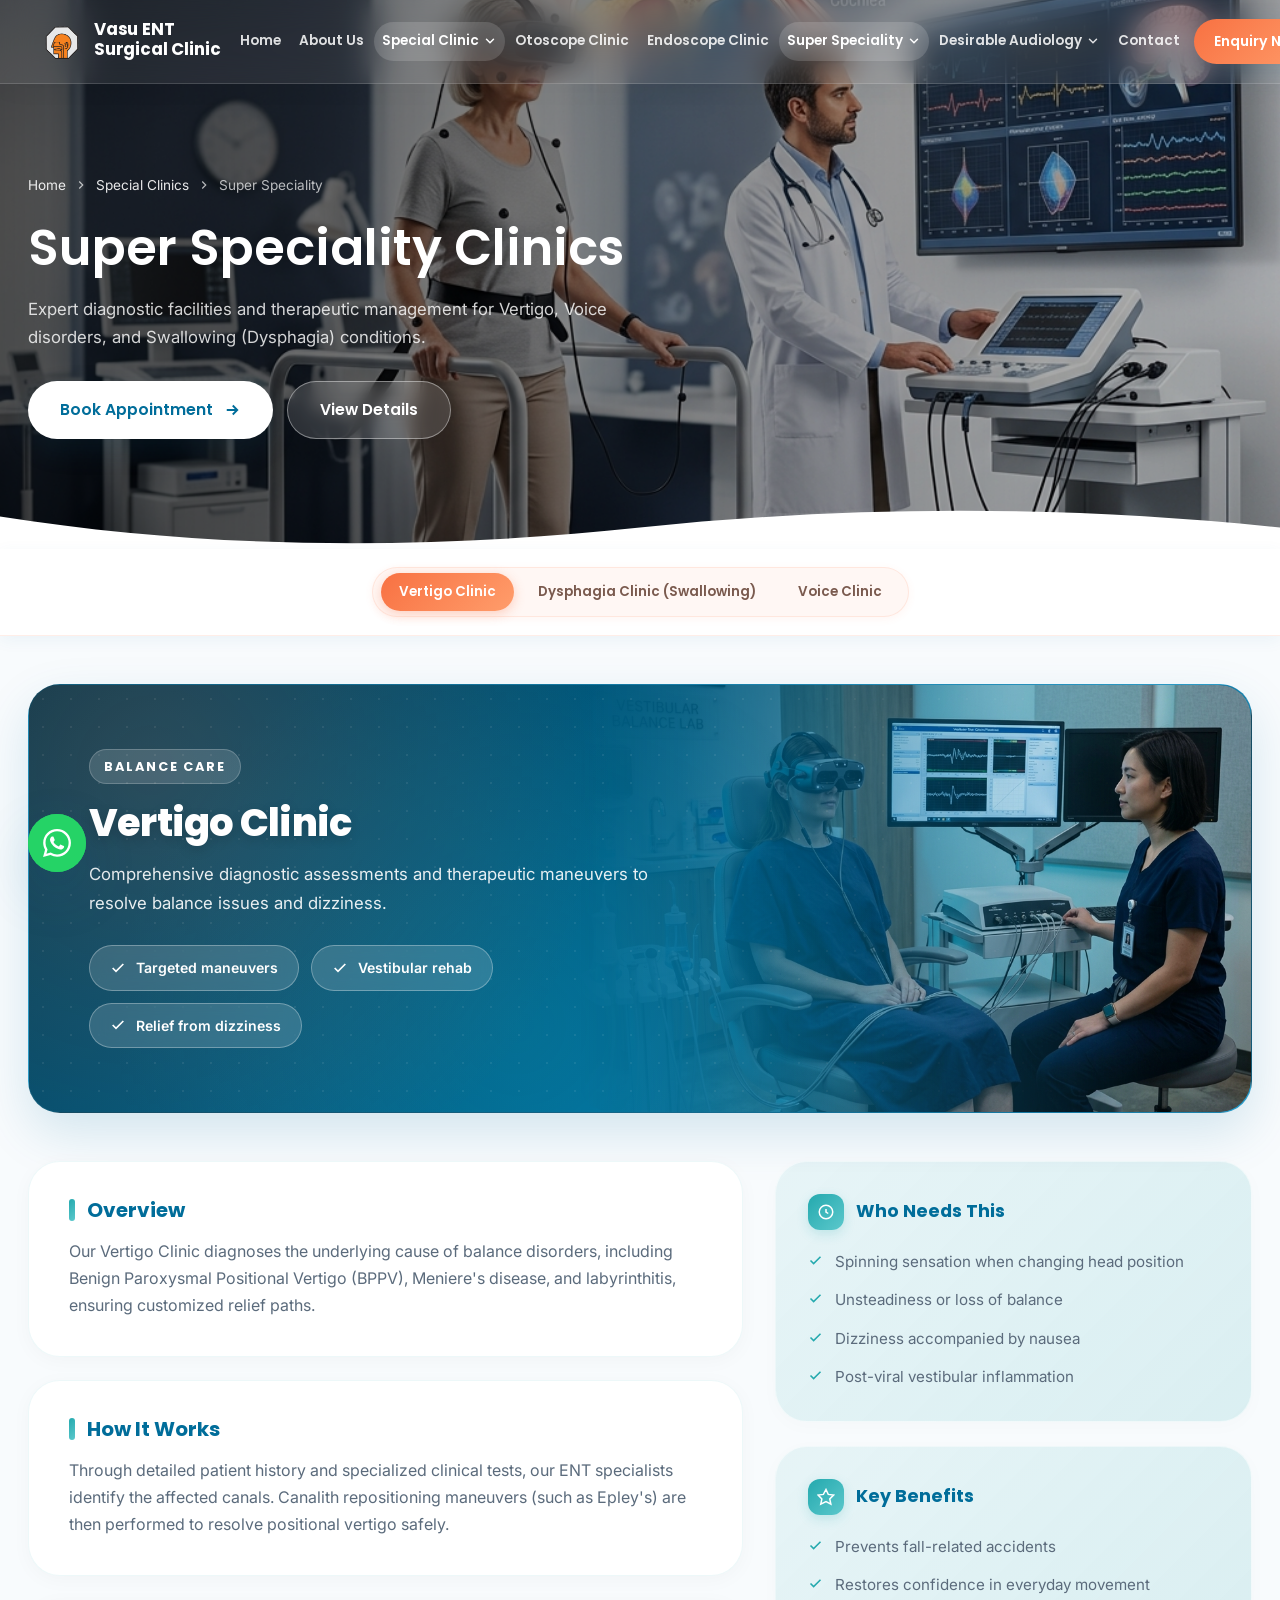
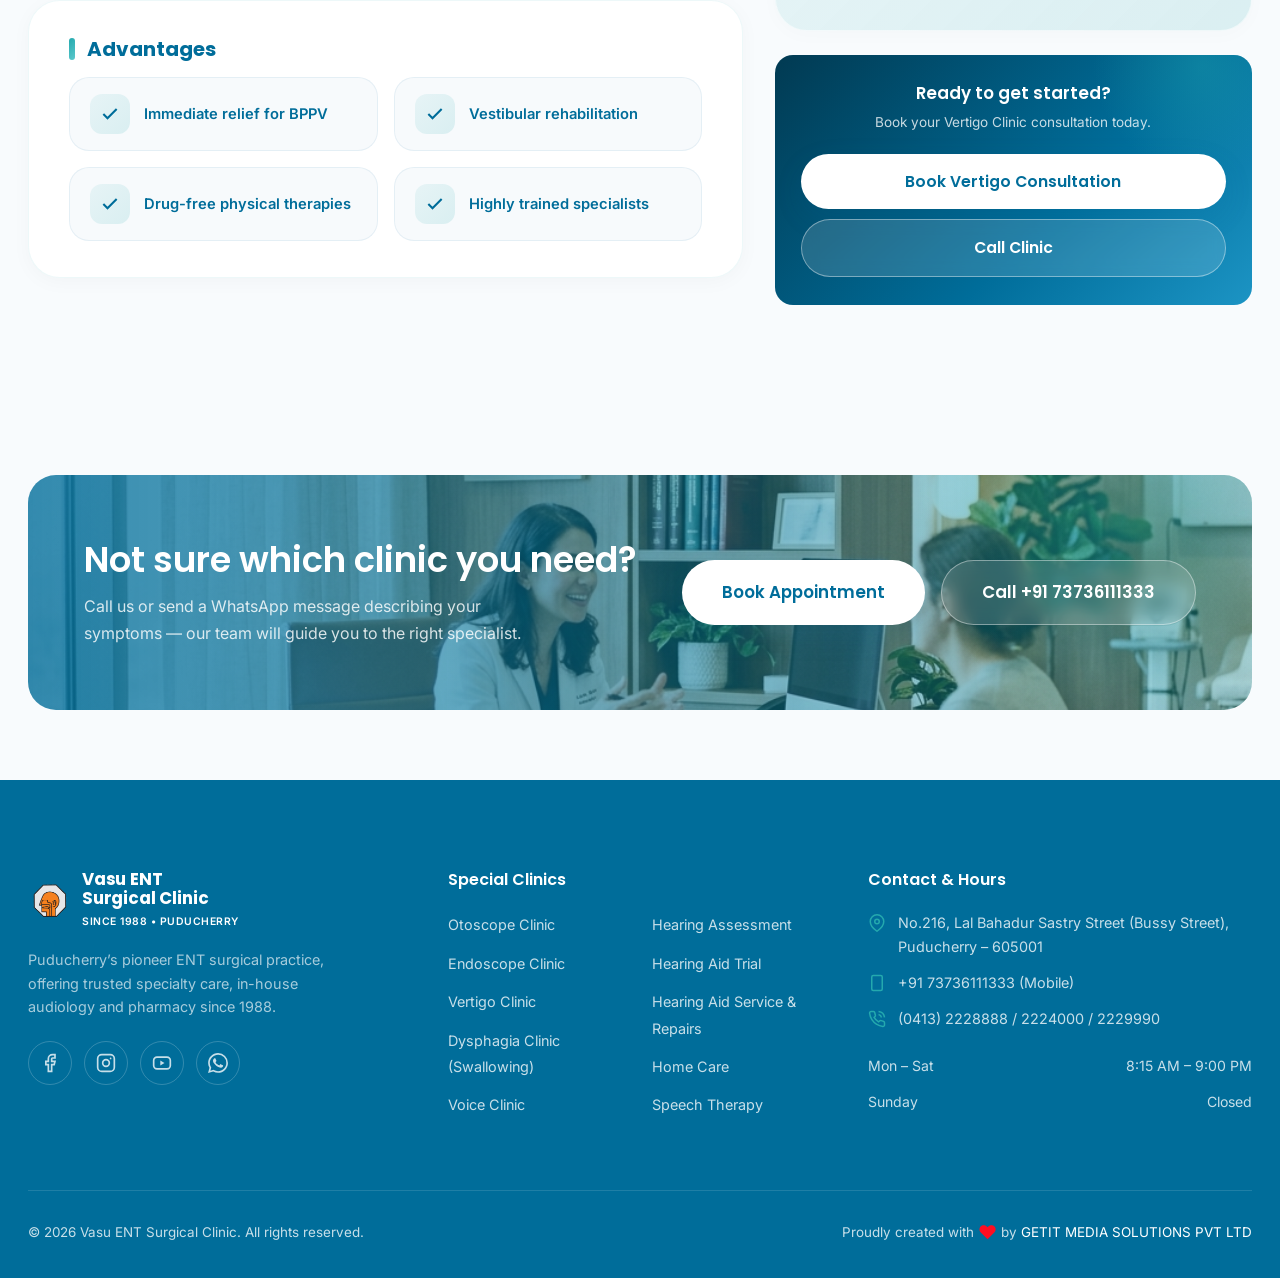
<file: super-speciality.html>
<!DOCTYPE html>
<html lang="en">

<head>
  <meta charset="UTF-8" />
  <meta name="viewport" content="width=device-width, initial-scale=1.0" />
  <title>Super Speciality Clinics | Vertigo, Dysphagia &amp; Voice — Vasu ENT</title>
  <meta name="description"
    content="Vasu ENT Surgical Clinic's Super Speciality Clinics: Expert evaluation and therapy for Vertigo, Dysphagia (swallowing), and Voice disorders in Puducherry." />
  <meta name="keywords" content="Vertigo treatment Puducherry, dysphagia clinic, swallowing disorders, voice clinic Puducherry" />
  <meta name="robots" content="index, follow" />
  <link rel="canonical" href="https://www.vasuentclinic.com/super-speciality.html" />

  <!-- Open Graph -->
  <meta property="og:type" content="website" />
  <meta property="og:site_name" content="Vasu ENT Surgical Clinic" />
  <meta property="og:title" content="Super Speciality Clinics | Vasu ENT Surgical Clinic" />
  <meta property="og:description" content="Expert evaluation and therapy for Vertigo (dizziness), Dysphagia (swallowing disorders), and Voice clinic diagnostics." />
  <meta property="og:image" content="https://www.vasuentclinic.com/assets/images/clinic-signage-day.jpg" />
  <meta property="og:url" content="https://www.vasuentclinic.com/super-speciality.html" />
  <meta property="og:locale" content="en_IN" />

  <!-- Icons -->
  <link rel="icon" type="image/png" sizes="32x32" href="assets/icons/favicon-32x32.png" />
  <link rel="icon" type="image/png" sizes="16x16" href="assets/icons/favicon-16x16.png" />
  <link rel="apple-touch-icon" href="assets/icons/apple-touch-icon.png" />
  <link rel="manifest" href="assets/icons/site.webmanifest" />
  <meta name="theme-color" content="#006d9a" />

  <!-- Fonts -->
  <link rel="preconnect" href="https://fonts.googleapis.com" />
  <link rel="preconnect" href="https://fonts.gstatic.com" crossorigin />
  <link href="https://fonts.googleapis.com/css2?family=Poppins:wght@400;500;600;700;800&family=Inter:wght@400;500;600;700&display=swap" rel="stylesheet" />

  <!-- Stylesheets -->
  <link rel="stylesheet" href="css/style.css" />
  <link rel="stylesheet" href="css/animations.css" />
  <link rel="stylesheet" href="css/responsive.css" />
</head>

<body>
  <div id="preloader" aria-hidden="true">
    <div class="loader-emblem"></div>
    <span class="loader-text">Vasu ENT Surgical Clinic</span>
  </div>

  <a href="#main-content" class="skip-link">Skip to main content</a>

  <!-- Header -->
  <header class="site-header" id="site-header">
    <div class="container navbar">
      <a href="index.html" class="brand">
        <img src="assets/logo/ent-emblem.png" alt="Vasu ENT Surgical Clinic emblem" class="brand-emblem" width="46" height="46" />
        <span class="brand-text">
          <span class="brand-name">Vasu ENT <br class="mobile-br">Surgical Clinic</span>
          <span class="brand-tag">Since 1988 &bull; Puducherry</span>
        </span>
      </a>

      <nav class="nav-menu" id="nav-menu" aria-label="Primary">
        <div class="drawer-header">
          <a href="index.html" class="brand">
            <img src="assets/logo/ent-emblem.png" alt="Vasu ENT Surgical Clinic emblem" class="brand-emblem" width="40" height="40" />
            <span class="brand-text">
              <span class="brand-name">Vasu ENT <br class="mobile-br">Surgical Clinic</span>
              <span class="brand-tag">Since 1988 &bull; Puducherry</span>
            </span>
          </a>
          <button class="drawer-close" id="drawer-close" aria-label="Close navigation menu">
            <svg viewBox="0 0 24 24" fill="none" stroke="currentColor" stroke-width="2.5" width="22" height="22">
              <path d="M18 6L6 18M6 6l12 12" />
            </svg>
          </button>
        </div>
        <div class="nav-item">
          <a href="index.html" class="nav-link" data-page="index.html">Home</a>
        </div>
        <div class="nav-item">
          <a href="about.html" class="nav-link" data-page="about.html">About Us</a>
        </div>

        <div class="nav-item has-dropdown">
          <div class="nav-link-wrapper">
            <a href="specialties.html" class="nav-link is-active" data-page="specialties.html">
              Special Clinic
            </a>
            <button class="dropdown-toggle" aria-label="Toggle dropdown" aria-haspopup="true" aria-expanded="false">
              <svg class="chevron" viewBox="0 0 24 24" fill="none" stroke="currentColor" stroke-width="2.5" stroke-linecap="round"><path d="M6 9l6 6 6-6" /></svg>
            </button>
          </div>
          <div class="dropdown-menu">
            <a href="otoscope-clinic.html" class="dropdown-link">Otoscope Clinic</a>
            <a href="endoscope-clinic.html" class="dropdown-link">Endoscope Clinic</a>
            <a href="super-speciality.html" class="dropdown-link">Super Speciality</a>
            <a href="desirable-audiology.html" class="dropdown-link">Desirable Audiology</a>
          </div>
        </div>

        <div class="nav-item">
          <a href="otoscope-clinic.html" class="nav-link" data-page="otoscope-clinic.html">Otoscope Clinic</a>
        </div>

        <div class="nav-item">
          <a href="endoscope-clinic.html" class="nav-link" data-page="endoscope-clinic.html">Endoscope Clinic</a>
        </div>

        <div class="nav-item has-dropdown">
          <div class="nav-link-wrapper">
            <a href="super-speciality.html" class="nav-link is-active" data-page="super-speciality.html">
              Super Speciality
            </a>
            <button class="dropdown-toggle" aria-label="Toggle dropdown" aria-haspopup="true" aria-expanded="false">
              <svg class="chevron" viewBox="0 0 24 24" fill="none" stroke="currentColor" stroke-width="2.5" stroke-linecap="round"><path d="M6 9l6 6 6-6" /></svg>
            </button>
          </div>
          <div class="dropdown-menu">
            <a href="super-speciality.html#vertigo-clinic" class="dropdown-link">Vertigo Clinic</a>
            <a href="super-speciality.html#dysphagia-clinic" class="dropdown-link">Dysphagia Clinic (Swallowing)</a>
            <a href="super-speciality.html#voice-clinic" class="dropdown-link">Voice Clinic</a>
          </div>
        </div>

        <div class="nav-item has-dropdown">
          <div class="nav-link-wrapper">
            <a href="desirable-audiology.html" class="nav-link" data-page="desirable-audiology.html">
              Desirable Audiology
            </a>
            <button class="dropdown-toggle" aria-label="Toggle dropdown" aria-haspopup="true" aria-expanded="false">
              <svg class="chevron" viewBox="0 0 24 24" fill="none" stroke="currentColor" stroke-width="2.5" stroke-linecap="round"><path d="M6 9l6 6 6-6" /></svg>
            </button>
          </div>
          <div class="dropdown-menu">
            <a href="desirable-audiology.html#hearing-assessment" class="dropdown-link">Hearing Assessment</a>
            <a href="desirable-audiology.html#hearing-aid-trial" class="dropdown-link">Hearing Aid Trial</a>
            <a href="desirable-audiology.html#hearing-aid-service" class="dropdown-link">Hearing Services &amp; Repairs</a>
            <a href="desirable-audiology.html#home-care" class="dropdown-link">Home Care</a>
            <a href="desirable-audiology.html#speech-therapy" class="dropdown-link">Speech Therapy</a>
          </div>
        </div>

        <div class="nav-item">
          <a href="contact.html" class="nav-link" data-page="contact.html">Contact</a>
        </div>

        <div class="nav-item nav-cta">
          <a href="booking.html" class="btn btn-primary btn-sm">Enquiry Now</a>
        </div>

        <div class="mobile-menu-actions">
          <a href="booking.html" class="btn btn-primary btn-block">Enquiry Now</a>
          <a href="tel:+9173736111333" class="btn btn-outline btn-block">Call Clinic</a>
        </div>
      </nav>

      <div class="nav-actions">
        <button class="nav-toggle" id="nav-toggle" aria-label="Toggle navigation menu" aria-expanded="false" aria-controls="nav-menu">
          <span></span><span></span><span></span>
        </button>
      </div>
    </div>
  </header>

  <main id="main-content">
    <!-- Hero Section -->
    <section class="page-hero page-hero--super-speciality">
      <div class="container">
        <div class="hero-specialties-content">
          <div class="breadcrumbs">
            <a href="index.html">Home</a>
            <svg width="14" height="14" viewBox="0 0 24 24" fill="none" stroke="currentColor" stroke-width="2">
              <path d="M9 18l6-6-6-6" />
            </svg>
            <a href="specialties.html">Special Clinics</a>
            <svg width="14" height="14" viewBox="0 0 24 24" fill="none" stroke="currentColor" stroke-width="2">
              <path d="M9 18l6-6-6-6" />
            </svg>
            <span>Super Speciality</span>
          </div>
          <h1 class="page-hero-title">Super Speciality Clinics</h1>
          <p class="page-hero-desc">Expert diagnostic facilities and therapeutic management for Vertigo, Voice disorders, and Swallowing (Dysphagia) conditions.</p>
          <div class="specialties-hero-actions">
            <a href="booking.html" class="btn btn-white">
              <span>Book Appointment</span>
              <svg viewBox="0 0 24 24" fill="none" stroke="currentColor" stroke-width="2.5"><path d="M5 12h14M13 6l6 6-6 6" /></svg>
            </a>
            <a href="#details" class="btn btn-ghost"><span>View Details</span></a>
          </div>
        </div>
      </div>
      <svg class="hero-wave-divider" viewBox="0 0 1440 80" preserveAspectRatio="none" aria-hidden="true">
        <path d="M0,32 C240,80 480,80 720,48 C960,16 1200,16 1440,48 L1440,80 L0,80 Z" />
      </svg>
    </section>

    <!-- ===== Sub-Tab Strip (below hero) ===== -->
    <div class="clinic-tab-strip">
      <div class="container" style="display:flex; justify-content:center;">
        <div class="clinic-subtab-nav">
          <button class="clinic-subtab-btn is-active" data-subtarget="vertigo-clinic">Vertigo Clinic</button>
          <button class="clinic-subtab-btn" data-subtarget="dysphagia-clinic">Dysphagia Clinic (Swallowing)</button>
          <button class="clinic-subtab-btn" data-subtarget="voice-clinic">Voice Clinic</button>
        </div>
      </div>
    </div>

    <!-- Details Section with sub-tabs -->
    <section class="section sp-clinics-section" id="details" style="padding-top: 48px;">
      <div class="container">
        <div class="specialty-panel is-active" id="super-speciality" role="tabpanel" tabindex="0">


          <!-- ================= VERTIGO CLINIC (SUB-PANEL) ================= -->
          <div class="specialty-subpanel is-active" id="vertigo-clinic" role="tabpanel">
            <div class="sp-hero" data-reveal="up">
              <span class="sp-hero-icon"><svg viewBox="0 0 24 24" fill="none" stroke="currentColor" stroke-width="2"><path d="M12 2a10 10 0 100 20 10 10 0 000-20zM12 6v6l4 2" /></svg></span>
              <div class="sp-hero-text">
                <span class="sp-eyebrow">Balance Care</span>
                <h2>Vertigo Clinic</h2>
                <p>Comprehensive diagnostic assessments and therapeutic maneuvers to resolve balance issues and dizziness.</p>
                <div class="sp-quickstats">
                  <span class="sp-stat"><svg viewBox="0 0 24 24" fill="none" stroke="currentColor" stroke-width="2.5"><path d="M20 6L9 17l-5-5" /></svg>Targeted maneuvers</span>
                  <span class="sp-stat"><svg viewBox="0 0 24 24" fill="none" stroke="currentColor" stroke-width="2.5"><path d="M20 6L9 17l-5-5" /></svg>Vestibular rehab</span>
                  <span class="sp-stat"><svg viewBox="0 0 24 24" fill="none" stroke="currentColor" stroke-width="2.5"><path d="M20 6L9 17l-5-5" /></svg>Relief from dizziness</span>
                </div>
              </div>
              <div class="sp-hero-graphic">
                <img src="assets/images/vertigo_clinic.png" alt="Vertigo Clinic Diagnostics" class="sp-hero-img" />
              </div>
            </div>

            <div class="sp-grid">
              <div>
                <div class="sp-panel-card" data-reveal="up">
                  <h3>Overview</h3>
                  <p>Our Vertigo Clinic diagnoses the underlying cause of balance disorders, including Benign Paroxysmal Positional Vertigo (BPPV), Meniere's disease, and labyrinthitis, ensuring customized relief paths.</p>
                </div>
                <div class="sp-panel-card" data-reveal="up">
                  <h3>How It Works</h3>
                  <p>Through detailed patient history and specialized clinical tests, our ENT specialists identify the affected canals. Canalith repositioning maneuvers (such as Epley's) are then performed to resolve positional vertigo safely.</p>
                </div>
                <div class="sp-panel-card" data-reveal="up">
                  <h3>Advantages</h3>
                  <div class="sp-advantage-grid">
                    <div class="sp-advantage-item"><span class="sp-advantage-icon"><svg viewBox="0 0 24 24" fill="none" stroke="currentColor" stroke-width="2.5"><path d="M20 6L9 17l-5-5" /></svg></span><span>Immediate relief for BPPV</span></div>
                    <div class="sp-advantage-item"><span class="sp-advantage-icon"><svg viewBox="0 0 24 24" fill="none" stroke="currentColor" stroke-width="2.5"><path d="M20 6L9 17l-5-5" /></svg></span><span>Vestibular rehabilitation</span></div>
                    <div class="sp-advantage-item"><span class="sp-advantage-icon"><svg viewBox="0 0 24 24" fill="none" stroke="currentColor" stroke-width="2.5"><path d="M20 6L9 17l-5-5" /></svg></span><span>Drug-free physical therapies</span></div>
                    <div class="sp-advantage-item"><span class="sp-advantage-icon"><svg viewBox="0 0 24 24" fill="none" stroke="currentColor" stroke-width="2.5"><path d="M20 6L9 17l-5-5" /></svg></span><span>Highly trained specialists</span></div>
                  </div>
                </div>
              </div>

              <aside>
                <div class="sp-aside-card" data-reveal="right">
                  <h4><span class="sp-aside-icon-title"><svg viewBox="0 0 24 24" fill="none" stroke="currentColor" stroke-width="2"><circle cx="12" cy="12" r="9" /><path d="M12 8v4l3 2" /></svg></span>Who Needs This</h4>
                  <ul>
                    <li><svg viewBox="0 0 24 24" fill="none" stroke="currentColor" stroke-width="2.5"><path d="M20 6L9 17l-5-5" /></svg> Spinning sensation when changing head position</li>
                    <li><svg viewBox="0 0 24 24" fill="none" stroke="currentColor" stroke-width="2.5"><path d="M20 6L9 17l-5-5" /></svg> Unsteadiness or loss of balance</li>
                    <li><svg viewBox="0 0 24 24" fill="none" stroke="currentColor" stroke-width="2.5"><path d="M20 6L9 17l-5-5" /></svg> Dizziness accompanied by nausea</li>
                    <li><svg viewBox="0 0 24 24" fill="none" stroke="currentColor" stroke-width="2.5"><path d="M20 6L9 17l-5-5" /></svg> Post-viral vestibular inflammation</li>
                  </ul>
                </div>
                <div class="sp-aside-card" data-reveal="right">
                  <h4><span class="sp-aside-icon-title"><svg viewBox="0 0 24 24" fill="none" stroke="currentColor" stroke-width="2"><path d="M12 2l3 6.5 7 1-5 5 1.5 7-6.5-3.5L5 21.5 6.5 14.5l-5-5 7-1z" /></svg></span>Key Benefits</h4>
                  <ul>
                    <li><svg viewBox="0 0 24 24" fill="none" stroke="currentColor" stroke-width="2.5"><path d="M20 6L9 17l-5-5" /></svg> Prevents fall-related accidents</li>
                    <li><svg viewBox="0 0 24 24" fill="none" stroke="currentColor" stroke-width="2.5"><path d="M20 6L9 17l-5-5" /></svg> Restores confidence in everyday movement</li>
                  </ul>
                </div>
                <div class="sp-cta-card" data-reveal="right">
                  <h4>Ready to get started?</h4>
                  <p>Book your Vertigo Clinic consultation today.</p>
                  <div class="sp-cta-actions">
                    <a href="booking.html" class="btn btn-white btn-block"><span>Book Vertigo Consultation</span></a>
                    <a href="tel:+9173736111333" target="_blank" rel="noopener" class="btn btn-ghost btn-block"><span>Call Clinic</span></a>
                  </div>
                </div>
              </aside>
            </div>
          </div>

          <!-- ================= DYSPHAGIA CLINIC (SUB-PANEL) ================= -->
          <div class="specialty-subpanel" id="dysphagia-clinic" role="tabpanel">
            <div class="sp-hero" data-reveal="up">
              <span class="sp-hero-icon"><svg viewBox="0 0 24 24" fill="none" stroke="currentColor" stroke-width="2"><path d="M12 2v20M17 5H9.5a3.5 3.5 0 000 7h5a3.5 3.5 0 010 7H6" /></svg></span>
              <div class="sp-hero-text">
                <span class="sp-eyebrow">Swallowing Care</span>
                <h2>Dysphagia Clinic (Swallowing)</h2>
                <p>Expert diagnostic facilities and therapeutic management for swallowing difficulties and throat sensation issues.</p>
                <div class="sp-quickstats">
                  <span class="sp-stat"><svg viewBox="0 0 24 24" fill="none" stroke="currentColor" stroke-width="2.5"><path d="M20 6L9 17l-5-5" /></svg>Safe swallowing</span>
                  <span class="sp-stat"><svg viewBox="0 0 24 24" fill="none" stroke="currentColor" stroke-width="2.5"><path d="M20 6L9 17l-5-5" /></svg>Diagnostic scoping</span>
                  <span class="sp-stat"><svg viewBox="0 0 24 24" fill="none" stroke="currentColor" stroke-width="2.5"><path d="M20 6L9 17l-5-5" /></svg>Custom exercises</span>
                </div>
              </div>
              <div class="sp-hero-graphic">
                <img src="assets/images/dysphagia_clinic.png" alt="Dysphagia Clinic" class="sp-hero-img" />
              </div>
            </div>

            <div class="sp-grid">
              <div>
                <div class="sp-panel-card" data-reveal="up">
                  <h3>Overview</h3>
                  <p>Our swallowing clinic supports individuals experiencing food "sticking" in the throat, coughing/choking while eating, and neurological conditions impacting swallowing dynamics.</p>
                </div>
                <div class="sp-panel-card" data-reveal="up">
                  <h3>How It Works</h3>
                  <p>Our ENT specialists perform video-endoscopic swallow evaluations (FEES) in-office to check for safe bolus passage and determine customized rehabilitation exercises or dietary adaptations.</p>
                </div>
                <div class="sp-panel-card" data-reveal="up">
                  <h3>Advantages</h3>
                  <div class="sp-advantage-grid">
                    <div class="sp-advantage-item"><span class="sp-advantage-icon"><svg viewBox="0 0 24 24" fill="none" stroke="currentColor" stroke-width="2.5"><path d="M20 6L9 17l-5-5" /></svg></span><span>FEES endoscopic evaluation</span></div>
                    <div class="sp-advantage-item"><span class="sp-advantage-icon"><svg viewBox="0 0 24 24" fill="none" stroke="currentColor" stroke-width="2.5"><path d="M20 6L9 17l-5-5" /></svg></span><span>Choking hazard prevention</span></div>
                    <div class="sp-advantage-item"><span class="sp-advantage-icon"><svg viewBox="0 0 24 24" fill="none" stroke="currentColor" stroke-width="2.5"><path d="M20 6L9 17l-5-5" /></svg></span><span>Dietary guidance</span></div>
                    <div class="sp-advantage-item"><span class="sp-advantage-icon"><svg viewBox="0 0 24 24" fill="none" stroke="currentColor" stroke-width="2.5"><path d="M20 6L9 17l-5-5" /></svg></span><span>Rehabilitative exercises</span></div>
                  </div>
                </div>
              </div>

              <aside>
                <div class="sp-aside-card" data-reveal="right">
                  <h4><span class="sp-aside-icon-title"><svg viewBox="0 0 24 24" fill="none" stroke="currentColor" stroke-width="2"><circle cx="12" cy="12" r="9" /><path d="M12 8v4l3 2" /></svg></span>Who Needs This</h4>
                  <ul>
                    <li><svg viewBox="0 0 24 24" fill="none" stroke="currentColor" stroke-width="2.5"><path d="M20 6L9 17l-5-5" /></svg> Coughing or throat clearing during meals</li>
                    <li><svg viewBox="0 0 24 24" fill="none" stroke="currentColor" stroke-width="2.5"><path d="M20 6L9 17l-5-5" /></svg> Feeling of food stuck in the throat</li>
                    <li><svg viewBox="0 0 24 24" fill="none" stroke="currentColor" stroke-width="2.5"><path d="M20 6L9 17l-5-5" /></svg> Swallowing difficulties after a stroke</li>
                    <li><svg viewBox="0 0 24 24" fill="none" stroke="currentColor" stroke-width="2.5"><path d="M20 6L9 17l-5-5" /></svg> Unexplained weight loss with eating issues</li>
                  </ul>
                </div>
                <div class="sp-aside-card" data-reveal="right">
                  <h4><span class="sp-aside-icon-title"><svg viewBox="0 0 24 24" fill="none" stroke="currentColor" stroke-width="2"><path d="M12 2l3 6.5 7 1-5 5 1.5 7-6.5-3.5L5 21.5 6.5 14.5l-5-5 7-1z" /></svg></span>Key Benefits</h4>
                  <ul>
                    <li><svg viewBox="0 0 24 24" fill="none" stroke="currentColor" stroke-width="2.5"><path d="M20 6L9 17l-5-5" /></svg> Minimizes risks of aspiration pneumonia</li>
                    <li><svg viewBox="0 0 24 24" fill="none" stroke="currentColor" stroke-width="2.5"><path d="M20 6L9 17l-5-5" /></svg> Improves nutritional intake &amp; comfort</li>
                  </ul>
                </div>
                <div class="sp-cta-card" data-reveal="right">
                  <h4>Ready to get started?</h4>
                  <p>Book your Swallowing Evaluation today.</p>
                  <div class="sp-cta-actions">
                    <a href="booking.html" class="btn btn-white btn-block"><span>Book Dysphagia Consultation</span></a>
                    <a href="tel:+9173736111333" target="_blank" rel="noopener" class="btn btn-ghost btn-block"><span>Call Clinic</span></a>
                  </div>
                </div>
              </aside>
            </div>
          </div>

          <!-- ================= VOICE CLINIC (SUB-PANEL) ================= -->
          <div class="specialty-subpanel" id="voice-clinic" role="tabpanel">
            <div class="sp-hero" data-reveal="up">
              <span class="sp-hero-icon"><svg viewBox="0 0 24 24" fill="none" stroke="currentColor" stroke-width="2"><path d="M12 2a3 3 0 00-3 3v7a3 3 0 006 0V5a3 3 0 00-3-3z" /><path d="M19 10v1a7 7 0 01-14 0v-1M12 19v4M8 23h8" /></svg></span>
              <div class="sp-hero-text">
                <span class="sp-eyebrow">Voice &amp; Airway</span>
                <h2>Voice Clinic</h2>
                <p>HD visualization of vocal cords and targeted therapy for professional voice users and hoarseness.</p>
                <div class="sp-quickstats">
                  <span class="sp-stat"><svg viewBox="0 0 24 24" fill="none" stroke="currentColor" stroke-width="2.5"><path d="M20 6L9 17l-5-5" /></svg>High-definition stroboscopy</span>
                  <span class="sp-stat"><svg viewBox="0 0 24 24" fill="none" stroke="currentColor" stroke-width="2.5"><path d="M20 6L9 17l-5-5" /></svg>Voice therapy options</span>
                  <span class="sp-stat"><svg viewBox="0 0 24 24" fill="none" stroke="currentColor" stroke-width="2.5"><path d="M20 6L9 17l-5-5" /></svg>For vocal professionals</span>
                </div>
              </div>
              <div class="sp-hero-graphic">
                <img src="assets/images/voice_clinic.png" alt="Voice Clinic Services" class="sp-hero-img" />
              </div>
            </div>

            <div class="sp-grid">
              <div>
                <div class="sp-panel-card" data-reveal="up">
                  <h3>Overview</h3>
                  <p>Our Voice Clinic provides diagnosis and conservative management of hoarseness, vocal fatigue, cord nodules, polyps, and voice loss in singers, teachers, and public speakers.</p>
                </div>
                <div class="sp-panel-card" data-reveal="up">
                  <h3>How It Works</h3>
                  <p>Direct visualization of vocal cord vibration is performed using specialized laryngoscopy. Our voice therapists design tailored acoustic training and vocal hygiene programs based on the findings.</p>
                </div>
                <div class="sp-panel-card" data-reveal="up">
                  <h3>Advantages</h3>
                  <div class="sp-advantage-grid">
                    <div class="sp-advantage-item"><span class="sp-advantage-icon"><svg viewBox="0 0 24 24" fill="none" stroke="currentColor" stroke-width="2.5"><path d="M20 6L9 17l-5-5" /></svg></span><span>Direct vocal cord videography</span></div>
                    <div class="sp-advantage-item"><span class="sp-advantage-icon"><svg viewBox="0 0 24 24" fill="none" stroke="currentColor" stroke-width="2.5"><path d="M20 6L9 17l-5-5" /></svg></span><span>Early detection of vocal nodules</span></div>
                    <div class="sp-advantage-item"><span class="sp-advantage-icon"><svg viewBox="0 0 24 24" fill="none" stroke="currentColor" stroke-width="2.5"><path d="M20 6L9 17l-5-5" /></svg></span><span>Structured vocal therapy</span></div>
                    <div class="sp-advantage-item"><span class="sp-advantage-icon"><svg viewBox="0 0 24 24" fill="none" stroke="currentColor" stroke-width="2.5"><path d="M20 6L9 17l-5-5" /></svg></span><span>Avoids surgery in many cases</span></div>
                  </div>
                </div>
              </div>

              <aside>
                <div class="sp-aside-card" data-reveal="right">
                  <h4><span class="sp-aside-icon-title"><svg viewBox="0 0 24 24" fill="none" stroke="currentColor" stroke-width="2"><circle cx="12" cy="12" r="9" /><path d="M12 8v4l3 2" /></svg></span>Who Needs This</h4>
                  <ul>
                    <li><svg viewBox="0 0 24 24" fill="none" stroke="currentColor" stroke-width="2.5"><path d="M20 6L9 17l-5-5" /></svg> Hoarseness lasting more than two weeks</li>
                    <li><svg viewBox="0 0 24 24" fill="none" stroke="currentColor" stroke-width="2.5"><path d="M20 6L9 17l-5-5" /></svg> Painters/Singers/Teachers experiencing vocal strain</li>
                    <li><svg viewBox="0 0 24 24" fill="none" stroke="currentColor" stroke-width="2.5"><path d="M20 6L9 17l-5-5" /></svg> Breathiness or pain when speaking</li>
                    <li><svg viewBox="0 0 24 24" fill="none" stroke="currentColor" stroke-width="2.5"><path d="M20 6L9 17l-5-5" /></svg> Loss of vocal range</li>
                  </ul>
                </div>
                <div class="sp-aside-card" data-reveal="right">
                  <h4><span class="sp-aside-icon-title"><svg viewBox="0 0 24 24" fill="none" stroke="currentColor" stroke-width="2"><path d="M12 2l3 6.5 7 1-5 5 1.5 7-6.5-3.5L5 21.5 6.5 14.5l-5-5 7-1z" /></svg></span>Key Benefits</h4>
                  <ul>
                    <li><svg viewBox="0 0 24 24" fill="none" stroke="currentColor" stroke-width="2.5"><path d="M20 6L9 17l-5-5" /></svg> Restores optimal vocal clarity</li>
                    <li><svg viewBox="0 0 24 24" fill="none" stroke="currentColor" stroke-width="2.5"><path d="M20 6L9 17l-5-5" /></svg> Prevents long-term damage or voice loss</li>
                  </ul>
                </div>
                <div class="sp-cta-card" data-reveal="right">
                  <h4>Ready to get started?</h4>
                  <p>Book your Voice Evaluation today.</p>
                  <div class="sp-cta-actions">
                    <a href="booking.html" class="btn btn-white btn-block"><span>Book Voice Consultation</span></a>
                    <a href="tel:+9173736111333" target="_blank" rel="noopener" class="btn btn-ghost btn-block"><span>Call Clinic</span></a>
                  </div>
                </div>
              </aside>
            </div>
          </div>
        </div>
      </div>
    </section>

    <!-- CTA Banner -->
    <section class="section--tight section--alt">
      <div class="container">
        <div class="cta-banner" data-reveal="zoom">
          <div class="cta-banner-text">
            <h2>Not sure which clinic you need?</h2>
            <p>Call us or send a WhatsApp message describing your symptoms &mdash; our team will guide you to the right specialist.</p>
          </div>
          <div class="cta-banner-actions">
            <a href="booking.html" class="btn btn-white btn-lg"><span>Book Appointment</span></a>
            <a href="tel:+9173736111333" class="btn btn-ghost btn-lg"><span>Call +91 73736111333</span></a>
          </div>
        </div>
      </div>
    </section>
  </main>

  <!-- Footer -->
  <footer class="site-footer">
    <div class="container">
      <div class="footer-top">
        <div class="footer-col footer-brand">
          <a href="index.html" class="brand">
            <img src="assets/logo/ent-emblem.png" alt="Vasu ENT Surgical Clinic emblem" class="brand-emblem" width="46" height="46" />
            <span class="brand-text">
              <span class="brand-name">Vasu ENT <br class="mobile-br">Surgical Clinic</span>
              <span class="brand-tag">Since 1988 &bull; Puducherry</span>
            </span>
          </a>
          <p>Puducherry&rsquo;s pioneer ENT surgical practice, offering trusted specialty care, in-house audiology and pharmacy since 1988.</p>
          <div class="footer-socials">
            <a href="#" aria-label="Facebook"><svg viewBox="0 0 24 24" fill="none" stroke="currentColor" stroke-width="2"><path d="M18 2h-3a5 5 0 00-5 5v3H7v4h3v8h4v-8h3l1-4h-4V7a1 1 0 011-1h3z" /></svg></a>
            <a href="#" aria-label="Instagram"><svg viewBox="0 0 24 24" fill="none" stroke="currentColor" stroke-width="2"><rect x="2" y="2" width="20" height="20" rx="5" /><circle cx="12" cy="12" r="4" /><circle cx="17.5" cy="6.5" r="1" fill="currentColor" stroke="none" /></svg></a>
            <a href="#" aria-label="YouTube"><svg viewBox="0 0 24 24" fill="none" stroke="currentColor" stroke-width="2"><rect x="2" y="5" width="20" height="14" rx="4" /><path d="M10 9l5 3-5 3z" fill="currentColor" stroke="none" /></svg></a>
            <a href="tel:+9173736111333" aria-label="Phone"><svg viewBox="0 0 24 24" fill="currentColor"><path d="M17.472 14.382c-.297-.149-1.758-.867-2.03-.967-.273-.099-.471-.148-.67.15-.197.297-.767.966-.94 1.164-.173.199-.347.223-.644.075-.297-.15-1.255-.463-2.39-1.475-.883-.788-1.48-1.761-1.653-2.059-.173-.297-.018-.458.13-.606.134-.133.298-.347.446-.52.149-.174.198-.298.298-.497.099-.198.05-.371-.025-.52-.075-.149-.669-1.612-.916-2.207-.242-.579-.487-.5-.669-.51a12.8 12.8 0 0 0-.57-.01c-.198 0-.52.074-.792.372-.272.297-1.04 1.016-1.04 2.479 0 1.462 1.065 2.875 1.213 3.074.149.198 2.096 3.2 5.077 4.487.709.306 1.262.489 1.694.625.712.227 1.36.195 1.871.118.571-.085 1.758-.719 2.006-1.413.248-.694.248-1.289.173-1.413-.074-.124-.272-.198-.57-.347m-5.421 7.403h-.004a9.87 9.87 0 0 1-5.031-1.378l-.361-.214-3.741.982.998-3.648-.235-.374a9.86 9.86 0 0 1-1.51-5.26c.001-5.45 4.436-9.884 9.888-9.884 2.64 0 5.122 1.03 6.988 2.898a9.825 9.825 0 0 1 2.893 6.994c-.003 5.45-4.437 9.884-9.885 9.884m8.413-18.297A11.815 11.815 0 0 0 12.05 0C5.495 0 .16 5.335.157 11.892c0 2.096.547 4.142 1.588 5.945L.057 24l6.305-1.654a11.882 11.882 0 0 0 5.683 1.448h.005c6.554 0 11.89-5.335 11.893-11.893a11.821 11.821 0 0 0-3.48-8.413Z" /></svg></a>
          </div>
        </div>

        <div class="footer-col">
          <h4>Special Clinics</h4>
          <ul>
            <li><a href="otoscope-clinic.html">Otoscope Clinic</a></li>
            <li><a href="endoscope-clinic.html">Endoscope Clinic</a></li>
            <li><a href="super-speciality.html#vertigo-clinic">Vertigo Clinic</a></li>
            <li><a href="super-speciality.html#dysphagia-clinic">Dysphagia Clinic (Swallowing)</a></li>
            <li><a href="super-speciality.html#voice-clinic">Voice Clinic</a></li>
            <li><a href="desirable-audiology.html#hearing-assessment">Hearing Assessment</a></li>
            <li><a href="desirable-audiology.html#hearing-aid-trial">Hearing Aid Trial</a></li>
            <li><a href="desirable-audiology.html#hearing-aid-service">Hearing Aid Service &amp; Repairs</a></li>
            <li><a href="desirable-audiology.html#home-care">Home Care</a></li>
            <li><a href="desirable-audiology.html#speech-therapy">Speech Therapy</a></li>
          </ul>
        </div>

        <div class="footer-col">
          <h4>Contact &amp; Hours</h4>
          <ul class="footer-contact">
            <li>
              <a href="https://www.google.com/maps?q=No.216,+Lal+Bahadur+Sastry+Street,+Bussy+Street,+Puducherry+605001" target="_blank" rel="noopener">
                <svg viewBox="0 0 24 24" fill="none" stroke="currentColor" stroke-width="2"><path d="M21 10c0 7-9 13-9 13s-9-6-9-13a9 9 0 0118 0z" /><circle cx="12" cy="10" r="3" /></svg>
                <span>No.216, Lal Bahadur Sastry Street (Bussy Street), Puducherry &ndash; 605001</span>
              </a>
            </li>
            <li>
              <a href="tel:+9173736111333">
                <svg viewBox="0 0 24 24" fill="none" stroke="currentColor" stroke-width="2">
                  <rect x="5" y="2" width="14" height="20" rx="2" ry="2"></rect><line x1="12" y1="18" x2="12.01" y2="18"></line>
                </svg>
                <span>+91 73736111333 (Mobile)</span>
              </a>
            </li>
            <li>
              <a href="tel:+914132228888">
                <svg viewBox="0 0 24 24" fill="none" stroke="currentColor" stroke-width="2">
                  <path d="M22 16.92v3a2 2 0 0 1-2.18 2 19.79 19.79 0 0 1-8.63-3.07 19.5 19.5 0 0 1-6-6 19.79 19.79 0 0 1-3.07-8.67A2 2 0 0 1 4.11 2h3a2 2 0 0 1 2 1.72 12.84 12.84 0 0 0 .7 2.81 2 2 0 0 1-.45 2.11L8.09 9.91a16 16 0 0 0 6 6l1.27-1.27a2 2 0 0 1 2.11-.45 12.84 12.84 0 0 0 2.81.7A2 2 0 0 1 22 16.92z"/><path d="M14.05 2a9 9 0 0 1 8 7.94"/><path d="M14.05 6A5 5 0 0 1 18 10"/>
                </svg>
                <span>(0413) 2228888 / 2224000 / 2229990</span>
              </a>
            </li>
          </ul>
          <div style="margin-top: 18px;">
            <div class="footer-hours-row"><span>Mon &ndash; Sat</span><span>8:15 AM &ndash; 9:00 PM</span></div>
            <div class="footer-hours-row"><span>Sunday</span><span>Closed</span></div>
          </div>
        </div>
      </div>

      <div class="footer-bottom">
        <p>&copy; <span data-current-year>2026</span> Vasu ENT Surgical Clinic. All rights reserved.</p>
        <p>Proudly created with <span style="color: #ff0d21; font-size: 1.4em; vertical-align: -0.1em;">&hearts;</span> by <a href="https://www.getitmediasolutions.com/" target="_blank" rel="noopener" style="color: #fff; text-decoration: none;">GETIT MEDIA SOLUTIONS PVT LTD</a></p>
      </div>
    </div>
  </footer>

  <a href="https://wa.me/917373611133" class="whatsapp-float" aria-label="Chat with us on WhatsApp" target="_blank" rel="noopener">
    <svg viewBox="0 0 24 24" fill="currentColor"><path d="M17.472 14.382c-.297-.149-1.758-.867-2.03-.967-.273-.099-.471-.148-.67.15-.197.297-.767.966-.94 1.164-.173.199-.347.223-.644.075-.297-.15-1.255-.463-2.39-1.475-.883-.788-1.48-1.761-1.653-2.059-.173-.297-.018-.458.13-.606.134-.133.298-.347.446-.52.149-.174.198-.298.298-.497.099-.198.05-.371-.025-.52-.075-.149-.669-1.612-.916-2.207-.242-.579-.487-.5-.669-.51a12.8 12.8 0 0 0-.57-.01c-.198 0-.52.074-.792.372-.272.297-1.04 1.016-1.04 2.479 0 1.462 1.065 2.875 1.213 3.074.149.198 2.096 3.2 5.077 4.487.709.306 1.262.489 1.694.625.712.227 1.36.195 1.871.118.571-.085 1.758-.719 2.006-1.413.248-.694.248-1.289.173-1.413-.074-.124-.272-.198-.57-.347m-5.421 7.403h-.004a9.87 9.87 0 0 1-5.031-1.378l-.361-.214-3.741.982.998-3.648-.235-.374a9.86 9.86 0 0 1-1.51-5.26c.001-5.45 4.436-9.884 9.888-9.884 2.64 0 5.122 1.03 6.988 2.898a9.825 9.825 0 0 1 2.893 6.994c-.003 5.45-4.437 9.884-9.885 9.884m8.413-18.297A11.815 11.815 0 0 0 12.05 0C5.495 0 .16 5.335.157 11.892c0 2.096.547 4.142 1.588 5.945L.057 24l6.305-1.654a11.882 11.882 0 0 0 5.683 1.448h.005c6.554 0 11.89-5.335 11.893-11.893a11.821 11.821 0 0 0-3.48-8.413Z" /></svg>
  </a>

  <button class="back-to-top" aria-label="Back to top">
    <svg viewBox="0 0 24 24" fill="none" stroke="currentColor" stroke-width="2.5">
      <path d="M12 19V5M5 12l7-7 7 7" />
    </svg>
  </button>

  <script src="js/navigation.js"></script>
  <script src="js/app.js"></script>
  <script src="js/animations.js"></script>
</body>

</html>
</file>
<file: css/style.css>
/* ==========================================================================
   VASU ENT SURGICAL CLINIC — Core Stylesheet
   Design system: colors, typography, layout, components
   ========================================================================== */

:root {
  /* ==========================================================================
     Brand colors — ENT anatomy palette
     Throat → primary CTA buttons, highlights, alerts, important actions
     Nose   → secondary buttons, hover effects, feature sections, icons, accents
     Ear    → navigation bar, headings, footer, primary text accents, brand sections
     ========================================================================== */
  --throat-color: #f87142;
  --nose-color: #24a9ae;
  --ear-color: #006d9a;

  /* RGB triplets for use inside rgba() */
  --throat-rgb: 248, 113, 66;
  --nose-rgb: 36, 169, 174;
  --ear-rgb: 0, 109, 154;

  /* Semantic aliases — mapped onto the brand palette above */
  --color-primary: var(--nose-color);
  --color-primary-dark: var(--ear-color);
  --color-secondary: var(--nose-color);
  --color-accent: var(--nose-color);
  --color-light: #f8fbfd;
  --color-white: #ffffff;
  --color-text: #1f2937;
  --color-text-muted: #5b6b7c;
  --color-border: #dfeef4;
  --color-success: #1a9e6f;
  --color-error: #d64545;

  /* Primary CTA gradient (throat) — buttons only */
  --gradient-primary: linear-gradient(135deg, var(--throat-color) 0%, #ff9d6b 100%);
  /* Icon-badge / accent gradient (nose) */
  --gradient-accent: linear-gradient(135deg, var(--nose-color) 0%, #5cc8cc 100%);
  /* Deep brand-section gradient (ear) — hero, footer, dark panels */
  --gradient-deep: linear-gradient(135deg, #013a52 0%, var(--ear-color) 60%, #1c94c4 100%);
  /* Soft tinted background (nose) — icon badges, tag pills, card fills */
  --gradient-soft: linear-gradient(135deg, rgba(var(--nose-rgb), 0.08) 0%, rgba(var(--nose-rgb), 0.14) 100%);
  /* Heading accent text (nose) — bright enough to stay legible on both light sections and dark hero panels */
  --gradient-text: linear-gradient(135deg, var(--nose-color) 0%, #5cc8cc 100%);

  /* Typography */
  --font-heading: "Poppins", sans-serif;
  --font-body: "Inter", sans-serif;

  /* Shadows */
  --shadow-sm: 0 2px 8px rgba(var(--ear-rgb), 0.06);
  --shadow-md: 0 10px 30px rgba(var(--ear-rgb), 0.1);
  --shadow-lg: 0 20px 60px rgba(var(--ear-rgb), 0.14);
  --shadow-glow: 0 0 0 6px rgba(var(--nose-rgb), 0.12);

  /* Radii */
  --radius-sm: 10px;
  --radius-md: 18px;
  --radius-lg: 28px;
  --radius-full: 999px;

  /* Layout */
  --container-width: 1360px;
  --header-height: 84px;
  --transition: 0.35s cubic-bezier(0.4, 0, 0.2, 1);
}

/* ==========================================================================
   Reset
   ========================================================================== */
*,
*::before,
*::after {
  box-sizing: border-box;
  margin: 0;
  padding: 0;
}

html {
  scroll-behavior: smooth;
  scroll-padding-top: var(--header-height);
}

body {
  font-family: var(--font-body);
  color: var(--color-text);
  background: var(--color-white);
  line-height: 1.65;
  -webkit-font-smoothing: antialiased;
  overflow-x: hidden;
}

img {
  max-width: 100%;
  display: block;
  height: auto;
}

a {
  text-decoration: none;
  color: inherit;
}

ul,
ol {
  list-style: none;
}

button {
  font-family: inherit;
  cursor: pointer;
  border: none;
  background: none;
}

input,
select,
textarea {
  font-family: inherit;
  font-size: 1rem;
}

svg {
  display: block;
}

h1,
h2,
h3,
h4,
h5 {
  font-family: var(--font-heading);
  font-weight: 600;
  line-height: 1.2;
  color: var(--color-primary-dark);
}

/* Focus visibility for accessibility */
a:focus-visible,
button:focus-visible,
input:focus-visible,
select:focus-visible,
textarea:focus-visible {
  outline: 3px solid var(--color-accent);
  outline-offset: 2px;
  border-radius: 4px;
}

.skip-link {
  position: absolute;
  left: -999px;
  top: 0;
  background: var(--ear-color);
  color: #fff;
  padding: 12px 20px;
  z-index: 10000;
  border-radius: 0 0 10px 0;
}
.skip-link:focus {
  left: 0;
}

/* ==========================================================================
   Utility layout
   ========================================================================== */
.container {
  width: 100%;
  max-width: var(--container-width);
  margin-inline: auto;
  padding-inline: 24px;
}

.section {
  padding: 100px 0;
  position: relative;
}

.section--tight {
  padding: 70px 0;
}

.section--alt {
  background: var(--color-light);
}

.section-head {
  max-width: 680px;
  margin-inline: auto;
  text-align: center;
  margin-bottom: 56px;
}

.section-head.align-left {
  margin-inline: 0;
  text-align: left;
}

.eyebrow {
  display: inline-flex;
  align-items: center;
  gap: 8px;
  font-family: var(--font-heading);
  font-size: 0.78rem;
  font-weight: 600;
  letter-spacing: 0.14em;
  text-transform: uppercase;
  color: var(--color-secondary);
  background: rgba(0, 150, 199, 0.09);
  padding: 8px 18px;
  border-radius: var(--radius-full);
  margin-bottom: 18px;
}

.eyebrow::before {
  content: "";
  width: 6px;
  height: 6px;
  border-radius: 50%;
  background: var(--color-accent);
}

.section-title {
  font-size: clamp(1.5rem, 2.6vw, 2.1rem);
  margin-bottom: 16px;
  letter-spacing: -0.01em;
}

.section-subtitle {
  color: var(--color-text-muted);
  font-size: 1.05rem;
}

.text-gradient {
  background: var(--gradient-text);
  -webkit-background-clip: text;
  background-clip: text;
  color: transparent;
}

.visually-hidden {
  position: absolute;
  width: 1px;
  height: 1px;
  overflow: hidden;
  clip: rect(0 0 0 0);
  white-space: nowrap;
}

/* ==========================================================================
   Buttons
   ========================================================================== */
.btn {
  position: relative;
  display: inline-flex;
  align-items: center;
  justify-content: center;
  gap: 10px;
  font-family: var(--font-heading);
  font-weight: 600;
  font-size: 0.98rem;
  padding: 15px 32px;
  border-radius: var(--radius-full);
  transition: transform var(--transition), box-shadow var(--transition), background var(--transition), color var(--transition);
  isolation: isolate;
  overflow: hidden;
  white-space: nowrap;
}

.btn span,
.btn svg {
  position: relative;
  z-index: 1;
}

.btn-primary {
  background: var(--gradient-primary);
  color: #fff;
  box-shadow: var(--shadow-md);
}

.btn-primary:hover {
  transform: translateY(-3px);
  box-shadow: 0 16px 36px rgba(var(--throat-rgb), 0.32);
}

.btn-outline {
  background: transparent;
  color: var(--color-primary);
  border: 2px solid var(--color-primary);
}

.btn-outline:hover {
  background: var(--color-primary);
  color: #fff;
  transform: translateY(-3px);
}

.btn-white {
  background: #fff;
  color: var(--color-primary-dark);
  box-shadow: var(--shadow-md);
}

.btn-white:hover {
  transform: translateY(-3px);
  box-shadow: 0 16px 36px rgba(0, 0, 0, 0.2);
}

.btn-ghost {
  background: rgba(255, 255, 255, 0.14);
  color: #fff;
  border: 1px solid rgba(255, 255, 255, 0.4);
  backdrop-filter: blur(8px);
}

.btn-ghost:hover {
  background: rgba(255, 255, 255, 0.26);
  transform: translateY(-3px);
}

.btn-lg {
  padding: 18px 40px;
  font-size: 1.05rem;
}

.btn-sm {
  padding: 11px 22px;
  font-size: 0.88rem;
}

.btn-block {
  width: 100%;
  white-space: normal;
  text-align: center;
}

/* Ripple */
.btn .ripple {
  position: absolute;
  border-radius: 50%;
  transform: scale(0);
  background: rgba(255, 255, 255, 0.55);
  animation: ripple-anim 0.6s ease-out;
  pointer-events: none;
  z-index: 0;
}

.btn-outline .ripple {
  background: rgba(var(--nose-rgb), 0.25);
}

/* ==========================================================================
   Preloader
   ========================================================================== */
#preloader {
  position: fixed;
  inset: 0;
  z-index: 99999;
  background: var(--gradient-deep);
  display: flex;
  align-items: center;
  justify-content: center;
  flex-direction: column;
  gap: 18px;
  transition: opacity 0.6s ease, visibility 0.6s ease;
}

#preloader.is-hidden {
  opacity: 0;
  visibility: hidden;
  pointer-events: none;
}

.loader-emblem {
  width: 68px;
  height: 68px;
  border-radius: 50%;
  border: 3px solid rgba(255, 255, 255, 0.25);
  border-top-color: #fff;
  animation: spin 0.9s linear infinite;
}

.loader-text {
  font-family: var(--font-heading);
  color: #fff;
  letter-spacing: 0.08em;
  font-size: 0.85rem;
  text-transform: uppercase;
  opacity: 0.85;
}

/* ==========================================================================
   Header / Navigation
   ========================================================================== */
.site-header {
  position: fixed;
  z-index: 1000;
  display: flex;
  align-items: center;
  transition: all 0.4s cubic-bezier(0.4, 0, 0.2, 1);
}

.site-header::before {
  display: none;
}

@media (min-width: 993px) {
  .site-header {
    top: 0;
    left: 0;
    transform: none;
    width: 100%;
    max-width: 100%;
    height: var(--header-height);
    border-radius: 0;
    background: rgba(255, 255, 255, 0.08);
    border: none;
    border-bottom: 1px solid rgba(255, 255, 255, 0.15);
    backdrop-filter: blur(16px);
    -webkit-backdrop-filter: blur(16px);
    box-shadow: 0 4px 30px rgba(0, 0, 0, 0.03);
  }

  .site-header .navbar {
    max-width: 100%;
    padding-inline: 40px;
  }

  .site-header .brand-name {
    color: #ffffff;
    transition: color 0.35s ease;
  }
  .site-header .brand-tag {
    display: none;
  }
  .site-header .nav-link {
    color: rgba(255, 255, 255, 0.85);
    transition: color 0.35s ease, background 0.35s ease;
  }
  .site-header .dropdown-toggle {
    color: rgba(255, 255, 255, 0.85);
    transition: color 0.35s ease;
  }
  .site-header .nav-link:hover,
  .site-header .nav-link.is-active {
    color: #ffffff;
    background: rgba(255, 255, 255, 0.15);
  }
  .site-header .nav-item:hover .dropdown-toggle,
  .site-header .nav-item:has(.is-active) .dropdown-toggle {
    color: #ffffff;
  }
  .site-header .nav-phone {
    color: #ffffff;
    transition: color 0.35s ease;
  }
  .site-header .nav-phone svg {
    color: var(--nose-color);
    transition: color 0.35s ease;
  }

  .site-header.is-scrolled {
    top: 0;
    height: 72px;
    background: rgba(255, 255, 255, 0.95);
    border: none;
    border-bottom: 1px solid rgba(var(--ear-rgb), 0.1);
    box-shadow: 0 12px 40px rgba(var(--ear-rgb), 0.08);
    border-radius: 0;
  }
  .site-header.is-scrolled .brand-name {
    color: var(--color-primary-dark);
  }

  .site-header.is-scrolled .nav-link {
    color: var(--color-text);
  }
  .site-header.is-scrolled .dropdown-toggle {
    color: var(--color-text);
  }
  .site-header.is-scrolled .nav-link:hover,
  .site-header.is-scrolled .nav-link.is-active {
    color: var(--ear-color);
    background: rgba(var(--ear-rgb), 0.08);
  }
  .site-header.is-scrolled .nav-item:hover .dropdown-toggle,
  .site-header.is-scrolled .nav-item:has(.is-active) .dropdown-toggle {
    color: var(--ear-color);
  }
  .site-header.is-scrolled .nav-phone {
    color: var(--color-primary-dark);
  }
  .site-header.is-scrolled .nav-phone svg {
    color: var(--color-accent);
  }
}

.navbar {
  width: 100%;
  display: flex;
  align-items: center;
  justify-content: space-between;
  gap: 12px;
}

.brand {
  display: flex;
  align-items: center;
  gap: 10px;
  font-family: var(--font-heading);
  z-index: 10;
  flex-shrink: 0;
}

.brand-emblem {
  width: 44px;
  height: 44px;
  border-radius: 14px;
  object-fit: contain;
  transition: transform var(--transition);
}
.brand:hover .brand-emblem {
  transform: rotate(5deg) scale(1.05);
}

.brand-text {
  display: flex;
  flex-direction: column;
}

.brand-name {
  font-weight: 700;
  font-size: 1.05rem;
  color: var(--color-primary-dark);
  letter-spacing: -0.01em;
  white-space: nowrap;
  line-height: 1.15;
  margin-bottom: 4px;
}

.brand-tag {
  font-family: var(--font-body);
  font-size: 0.65rem;
  font-weight: 600;
  letter-spacing: 0.05em;
  text-transform: uppercase;
  color: var(--color-secondary);
}

.nav-menu {
  display: flex;
  align-items: center;
  gap: 2px;
  margin-left: auto;
}

.nav-item {
  position: relative;
}

.nav-link {
  display: flex;
  align-items: center;
  gap: 3px;
  font-family: var(--font-heading);
  font-weight: 600;
  font-size: 0.85rem;
  color: var(--color-text);
  padding: 8px 8px;
  border-radius: var(--radius-full);
  transition: color var(--transition), background var(--transition);
  white-space: nowrap;
}

.nav-link:hover,
.nav-link.is-active {
  color: var(--ear-color);
  background: rgba(var(--ear-rgb), 0.08);
}

.nav-link .chevron {
  width: 10px;
  height: 10px;
  transition: transform var(--transition);
}

.nav-item.has-mega:hover .chevron,
.nav-item.has-mega.is-open .chevron {
  transform: rotate(180deg);
}

.nav-cta {
  margin-left: 4px;
}

.nav-cta .btn {
  padding-left: 20px;
  padding-right: 20px;
}

.nav-actions {
  display: flex;
  align-items: center;
  gap: 14px;
}

.mobile-menu-actions {
  display: none;
}

.nav-phone {
  display: flex;
  align-items: center;
  gap: 8px;
  font-family: var(--font-heading);
  font-weight: 600;
  font-size: 0.9rem;
  color: var(--color-primary-dark);
}

.nav-phone svg {
  width: 18px;
  height: 18px;
  color: var(--color-accent);
}

.nav-toggle {
  display: none;
  flex-direction: column;
  gap: 5px;
  width: 42px;
  height: 42px;
  align-items: center;
  justify-content: center;
  z-index: 10;
}

.nav-toggle span {
  width: 22px;
  height: 2px;
  background: var(--color-primary-dark);
  border-radius: 2px;
  transition: transform var(--transition), opacity var(--transition);
}

.nav-toggle.is-active span:nth-child(1) {
  transform: translateY(7px) rotate(45deg);
}
.nav-toggle.is-active span:nth-child(2) {
  opacity: 0;
}
.nav-toggle.is-active span:nth-child(3) {
  transform: translateY(-7px) rotate(-45deg);
}

/* Mega menu */
.mega-menu {
  position: fixed;
  top: calc(var(--header-height) + 14px);
  left: 50%;
  transform: translateX(-50%) translateY(20px) scale(0.97);
  width: min(650px, 94vw);
  max-height: calc(100vh - var(--header-height) - 40px);
  overflow-y: auto;
  background: rgba(255, 255, 255, 0.98);
  backdrop-filter: blur(24px);
  -webkit-backdrop-filter: blur(24px);
  border-radius: 20px;
  box-shadow: 0 24px 64px rgba(0, 109, 154, 0.15), 0 8px 24px rgba(0, 109, 154, 0.05);
  border: 1px solid rgba(255, 255, 255, 0.8);
  opacity: 0;
  visibility: hidden;
  pointer-events: none;
  transition: opacity 0.35s cubic-bezier(0.16, 1, 0.3, 1), transform 0.35s cubic-bezier(0.16, 1, 0.3, 1), visibility 0.35s;
  z-index: 200;
}

.mega-menu::after {
  content: "";
  position: absolute;
  top: -24px;
  left: 0;
  right: 0;
  height: 24px;
  background: transparent;
}

.nav-item.has-mega:hover .mega-menu,
.nav-item.has-mega.is-open .mega-menu {
  opacity: 1;
  visibility: visible;
  pointer-events: auto;
  transform: translateX(-50%) translateY(0) scale(1);
}

.mega-grid {
  padding: 24px;
  display: grid;
  grid-template-columns: repeat(2, 1fr);
  gap: 16px;
  align-content: center;
}

.mega-card {
  display: flex;
  flex-direction: column;
  gap: 4px;
  padding: 16px 20px;
  border-radius: 14px;
  background: rgba(var(--nose-rgb), 0.02);
  transition: background 0.3s ease, transform 0.3s ease, box-shadow 0.3s ease;
  text-decoration: none;
}

.mega-card:hover {
  background: #ffffff;
  transform: translateY(-2px);
  box-shadow: 0 8px 24px rgba(0, 109, 154, 0.08);
}

.mega-card-title {
  font-family: var(--font-heading);
  font-weight: 600;
  font-size: 1.05rem;
  color: var(--color-primary-dark);
  transition: color 0.3s ease;
}

.mega-card:hover .mega-card-title {
  color: var(--ear-color);
}

.mega-card-desc {
  font-size: 0.85rem;
  color: var(--color-text-muted);
  line-height: 1.4;
}

/* ==========================================================================
   Clean & Elegant Multi-level Dropdown Menu
   ========================================================================== */
.mega-menu--clean {
  width: min(620px, 94vw);
  padding: 20px 24px;
  border-radius: 20px;
  background: rgba(255, 255, 255, 0.98);
  backdrop-filter: blur(24px);
  -webkit-backdrop-filter: blur(24px);
  border: 1px solid rgba(0, 109, 154, 0.14);
  box-shadow: 0 20px 50px rgba(0, 80, 120, 0.16), 0 4px 12px rgba(0, 0, 0, 0.04);
}

.mega-grid-clean {
  display: grid;
  grid-template-columns: repeat(2, 1fr);
  gap: 16px;
  align-items: start;
}

.mega-col {
  display: flex;
  flex-direction: column;
  gap: 10px;
}

/* Direct link items (1 & 2) */
.mega-link-item {
  display: flex;
  align-items: center;
  gap: 12px;
  padding: 12px 14px;
  border-radius: 12px;
  background: rgba(var(--nose-rgb), 0.04);
  border: 1px solid rgba(var(--nose-rgb), 0.08);
  text-decoration: none;
  transition: all 0.25s cubic-bezier(0.16, 1, 0.3, 1);
}

.mega-link-item:hover {
  background: #ffffff;
  border-color: var(--nose-color);
  box-shadow: 0 6px 18px rgba(0, 109, 154, 0.1);
  transform: translateY(-2px);
}

.mega-item-num {
  display: inline-flex;
  align-items: center;
  justify-content: center;
  width: 30px;
  height: 30px;
  min-width: 30px;
  border-radius: 8px;
  background: linear-gradient(135deg, var(--ear-color) 0%, var(--nose-color) 100%);
  color: #ffffff;
  font-family: var(--font-heading);
  font-weight: 700;
  font-size: 0.88rem;
  box-shadow: 0 2px 6px rgba(0, 109, 154, 0.2);
  transition: transform 0.25s ease;
}

.mega-link-item:hover .mega-item-num,
.mega-link-group:hover .mega-item-num {
  transform: scale(1.1);
}

.mega-item-name {
  font-family: var(--font-heading);
  font-weight: 600;
  font-size: 0.94rem;
  color: var(--color-primary-dark);
  transition: color 0.25s ease;
}

.mega-link-item:hover .mega-item-name {
  color: var(--ear-color);
}

/* Group items (3 & 4) */
.mega-link-group {
  border-radius: 12px;
  background: rgba(var(--nose-rgb), 0.04);
  border: 1px solid rgba(var(--nose-rgb), 0.08);
  transition: all 0.25s cubic-bezier(0.16, 1, 0.3, 1);
  overflow: hidden;
}

.mega-link-group:hover,
.mega-link-group:focus-within,
.mega-link-group.is-expanded {
  background: #ffffff;
  border-color: var(--nose-color);
  box-shadow: 0 8px 22px rgba(0, 109, 154, 0.12);
}

.mega-group-head {
  display: flex;
  align-items: center;
  gap: 12px;
  padding: 12px 14px;
  cursor: pointer;
}

.group-chevron {
  width: 14px;
  height: 14px;
  color: var(--color-text-muted);
  margin-left: auto;
  transition: transform 0.3s ease, color 0.3s ease;
}

.mega-link-group:hover .group-chevron,
.mega-link-group.is-expanded .group-chevron {
  transform: rotate(90deg);
  color: var(--nose-color);
}

/* Sub-items dropdown on hover */
.mega-group-dropdown {
  max-height: 0;
  opacity: 0;
  visibility: hidden;
  overflow: hidden;
  display: flex;
  flex-direction: column;
  gap: 4px;
  padding: 0 10px 0 14px;
  transition: all 0.35s cubic-bezier(0.16, 1, 0.3, 1);
}

.mega-link-group:hover .mega-group-dropdown,
.mega-link-group:focus-within .mega-group-dropdown,
.mega-link-group.is-expanded .mega-group-dropdown {
  max-height: 300px;
  opacity: 1;
  visibility: visible;
  padding: 4px 10px 10px 14px;
}

.mega-sub-link {
  display: flex;
  align-items: center;
  gap: 10px;
  padding: 7px 10px;
  border-radius: 8px;
  text-decoration: none;
  background: rgba(var(--nose-rgb), 0.03);
  transition: all 0.2s ease;
}

.mega-sub-link:hover {
  background: linear-gradient(135deg, rgba(36, 169, 174, 0.12) 0%, rgba(0, 109, 154, 0.12) 100%);
  transform: translateX(4px);
}

.mega-sub-num {
  font-family: var(--font-heading);
  font-weight: 700;
  font-size: 0.78rem;
  color: var(--ear-color);
  padding: 2px 6px;
  border-radius: 5px;
  background: rgba(var(--ear-rgb), 0.09);
  transition: all 0.2s ease;
}

.mega-sub-link:hover .mega-sub-num {
  background: var(--nose-color);
  color: #ffffff;
}

.mega-sub-name {
  font-family: var(--font-heading);
  font-weight: 600;
  font-size: 0.88rem;
  color: var(--color-text);
  transition: color 0.2s ease;
}

.mega-sub-link:hover .mega-sub-name {
  color: var(--ear-color);
}

/* ==========================================================================
   Standard Dropdown Menu
   ========================================================================== */
.nav-item.has-dropdown {
  position: relative;
}

.dropdown-menu {
  position: absolute;
  top: 100%;
  left: 50%;
  transform: translateX(-50%) translateY(15px);
  width: max-content;
  min-width: 200px;
  margin-top: 10px;
  padding: 12px;
  background: rgba(255, 255, 255, 0.98);
  backdrop-filter: blur(24px);
  -webkit-backdrop-filter: blur(24px);
  border: 1px solid rgba(0, 109, 154, 0.14);
  border-radius: 16px;
  box-shadow: 0 20px 50px rgba(0, 80, 120, 0.16), 0 4px 12px rgba(0, 0, 0, 0.04);
  opacity: 0;
  visibility: hidden;
  transition: all 0.3s cubic-bezier(0.2, 0.8, 0.2, 1);
  z-index: 100;
  display: flex;
  flex-direction: column;
  gap: 4px;
}

.nav-item.has-dropdown:hover .dropdown-menu {
  opacity: 1;
  visibility: visible;
  transform: translateX(-50%) translateY(0);
}

/* Ensure the hover bridge exists */
.nav-item.has-dropdown::after {
  content: '';
  position: absolute;
  bottom: -20px;
  left: 0;
  right: 0;
  height: 20px;
}

.dropdown-link {
  display: block;
  padding: 10px 16px;
  border-radius: 8px;
  font-family: var(--font-body);
  font-size: 0.95rem;
  font-weight: 500;
  color: var(--color-primary-dark);
  text-decoration: none;
  transition: all 0.2s ease;
  background: transparent;
}

.dropdown-link:hover {
  background: rgba(var(--nose-rgb), 0.06);
  color: var(--ear-color);
  transform: translateX(4px);
}

.nav-link-wrapper {
  position: relative;
  display: block;
}

.dropdown-toggle {
  position: absolute;
  top: 0;
  height: 100%;
  background: transparent;
  border: none;
  display: flex;
  align-items: center;
  justify-content: center;
  color: inherit;
  cursor: pointer;
  z-index: 10;
}

/* DESKTOP: chevron sits inside the nav-link pill */
@media (min-width: 993px) {
  .dropdown-toggle {
    right: 8px;
    width: 14px;
    pointer-events: none;
  }
  .nav-item.has-dropdown .nav-link {
    padding-right: 26px;
  }
}

/* MOBILE: chevron is a large 44px tap target on the right edge */
@media (max-width: 992px) {
  .nav-link-wrapper {
    display: flex;
    width: 100%;
    align-items: center;
  }
  .dropdown-toggle {
    right: 12px;
    width: 34px;
    height: 34px;
    top: 50%;
    transform: translateY(-50%);
    pointer-events: auto;
    background: rgba(var(--ear-rgb), 0.1);
    border-radius: 6px;
    color: var(--ear-color);
  }
  .nav-item.has-dropdown .nav-link {
    padding-right: 58px;
    flex-grow: 1;
    width: 100%;
  }
}

/* Ensure chevron rotates and has correct size */
.nav-item.has-dropdown .dropdown-toggle .chevron {
  width: 14px;
  height: 14px;
  transition: transform 0.3s ease;
}
.nav-item.has-dropdown:hover .dropdown-toggle .chevron {
  transform: rotate(180deg);
}

/* ==========================================================================
   Hero
   ========================================================================== */
.hero {
  position: relative;
  min-height: 100vh;
  display: flex;
  align-items: center;
  padding-top: 150px;
  padding-bottom: 50px;
  background: 
    radial-gradient(rgba(255, 255, 255, 0.08) 1.2px, transparent 1.2px),
    var(--gradient-deep);
  background-size: 28px 28px, 100% 100%;
  background-position: center, center;
  overflow: hidden;
  isolation: isolate;
  box-sizing: border-box;
}

@media (max-height: 750px) {
  .hero {
    align-items: flex-start;
  }
}


.hero::before,
.hero::after {
  content: "";
  position: absolute;
  border-radius: 50%;
  filter: blur(80px);
  z-index: -1;
}

.hero::before {
  width: 520px;
  height: 520px;
  background: radial-gradient(circle, rgba(var(--nose-rgb), 0.4), transparent 70%);
  top: -120px;
  right: -140px;
  animation: float-glow-1 14s ease-in-out infinite;
}

.hero::after {
  width: 620px;
  height: 620px;
  background: radial-gradient(circle, rgba(255, 255, 255, 0.14), transparent 70%);
  bottom: -220px;
  left: -180px;
  animation: float-glow-2 18s ease-in-out infinite;
}

@keyframes float-glow-1 {
  0%, 100% {
    transform: translate(0, 0) scale(1);
  }
  50% {
    transform: translate(60px, -40px) scale(1.1);
  }
}
@keyframes float-glow-2 {
  0%, 100% {
    transform: translate(0, 0) scale(1);
  }
  50% {
    transform: translate(-40px, 60px) scale(0.95);
  }
}

.hero-grid {
  display: grid;
  grid-template-columns: 1.05fr 0.95fr;
  align-items: center;
  gap: 40px;
  width: 100%;
}

.hero-content {
  position: relative;
  z-index: 10;
  color: #fff;
}

.hero-badge {
  display: inline-flex;
  align-items: center;
  gap: 10px;
  background: rgba(255, 255, 255, 0.12);
  border: 1px solid rgba(255, 255, 255, 0.28);
  backdrop-filter: blur(8px);
  -webkit-backdrop-filter: blur(8px);
  padding: 8px 16px 8px 8px;
  border-radius: var(--radius-full);
  font-size: 0.76rem;
  font-weight: 600;
  margin-bottom: 22px;
  animation: badge-pulse 2.5s infinite;
}

@keyframes badge-pulse {
  0% {
    box-shadow: 0 0 0 0 rgba(255, 255, 255, 0.25);
  }
  70% {
    box-shadow: 0 0 0 8px rgba(255, 255, 255, 0);
  }
  100% {
    box-shadow: 0 0 0 0 rgba(255, 255, 255, 0);
  }
}

.hero-badge img {
  width: 26px;
  height: 26px;
  border-radius: 50%;
  object-fit: contain;
}

.hero-title {
  font-size: clamp(1.8rem, 3.2vw, 2.6rem);
  color: #fff;
  letter-spacing: -0.02em;
  margin-bottom: 18px;
}

.hero-title .accent {
  background: var(--gradient-text);
  -webkit-background-clip: text;
  background-clip: text;
  color: transparent;
}

.hero-desc {
  font-size: 0.98rem;
  color: rgba(255, 255, 255, 0.85);
  max-width: 520px;
  margin-bottom: 28px;
}

.hero-actions {
  display: flex;
  flex-wrap: wrap;
  gap: 14px;
  margin-bottom: 32px;
}

.hero-actions .btn-lg {
  padding: 14px 30px;
  font-size: 0.92rem;
}

.hero-actions .btn-primary svg {
  transition: transform 0.3s cubic-bezier(0.4, 0, 0.2, 1);
}
.hero-actions .btn-primary:hover svg {
  transform: translateX(5px);
}

.hero-trust {
  display: flex;
  flex-wrap: wrap;
  gap: 18px 24px;
}

.hero-trust-item {
  display: flex;
  align-items: center;
  gap: 12px;
  background: rgba(255, 255, 255, 0.08);
  border: 1px solid rgba(255, 255, 255, 0.14);
  padding: 8px 18px;
  border-radius: var(--radius-md);
  backdrop-filter: blur(8px);
  -webkit-backdrop-filter: blur(8px);
  transition: transform var(--transition), background var(--transition);
}

.hero-trust-item:hover {
  transform: translateY(-3px);
  background: rgba(255, 255, 255, 0.14);
}

.hero-trust-icon {
  width: 42px;
  height: 42px;
  border-radius: 12px;
  background: rgba(255, 255, 255, 0.12);
  border: 1px solid rgba(255, 255, 255, 0.2);
  display: flex;
  align-items: center;
  justify-content: center;
  color: var(--nose-color);
  flex-shrink: 0;
  transition: transform var(--transition), background var(--transition), color var(--transition), border-color var(--transition);
}
.hero-trust-icon svg {
  width: 20px;
  height: 20px;
}

.hero-trust-item:hover .hero-trust-icon {
  background: var(--gradient-accent);
  color: #fff;
  border-color: transparent;
  transform: scale(1.05);
}

.hero-trust-num {
  font-family: var(--font-heading);
  font-weight: 700;
  font-size: 1.2rem;
  color: #fff;
  line-height: 1.1;
}

.hero-trust-label {
  font-size: 0.78rem;
  color: rgba(255, 255, 255, 0.75);
}

.hero-visual {
  position: absolute;
  top: 0;
  right: 0;
  width: 55%;
  height: 100%;
  z-index: 1;
  -webkit-mask-image: linear-gradient(90deg, 
    rgba(0, 0, 0, 0) 0%, 
    rgba(0, 0, 0, 0.1) 15%, 
    rgba(0, 0, 0, 0.65) 55%, 
    rgba(0, 0, 0, 0.95) 85%, 
    rgba(0, 0, 0, 1) 100%
  );
  mask-image: linear-gradient(90deg, 
    rgba(0, 0, 0, 0) 0%, 
    rgba(0, 0, 0, 0.1) 15%, 
    rgba(0, 0, 0, 0.65) 55%, 
    rgba(0, 0, 0, 0.95) 85%, 
    rgba(0, 0, 0, 1) 100%
  );
}

.hero-visual .carousel-ctrl,
.hero-visual .carousel-dots {
  display: none !important;
}

.hero-carousel {
  position: relative;
  width: 100%;
  height: 100%;
}

.carousel-track {
  position: relative;
  width: 100%;
  height: 100%;
  border-radius: 0;
  overflow: hidden;
  box-shadow: none;
  border: none;
}

.carousel-slide {
  position: absolute;
  top: 0;
  left: 0;
  width: 100%;
  height: 100%;
  opacity: 0;
  visibility: hidden;
  transition: opacity 0.8s cubic-bezier(0.4, 0, 0.2, 1), visibility 0.8s;
  z-index: 1;
}

.carousel-slide.active {
  opacity: 1;
  visibility: visible;
  z-index: 2;
}

.carousel-slide .hero-visual-frame {
  width: 100%;
  height: 100%;
  border: none;
  box-shadow: none;
  border-radius: 0;
}


.carousel-dots {
  position: absolute;
  bottom: 20px;
  left: 50%;
  transform: translateX(-50%);
  display: flex;
  gap: 8px;
  z-index: 15;
}

.carousel-dots .dot {
  width: 8px;
  height: 8px;
  border-radius: 50%;
  border: 1.5px solid rgba(255, 255, 255, 0.6);
  background: rgba(255, 255, 255, 0.25);
  cursor: pointer;
  transition: all 0.3s cubic-bezier(0.4, 0, 0.2, 1);
}

.carousel-dots .dot:hover {
  border-color: #ffffff;
  transform: scale(1.15);
}

.carousel-dots .dot.active {
  width: 22px;
  border-radius: 5px;
  background: #ffffff;
  border-color: #ffffff;
}

.hero-visual-frame {
  position: relative;
  width: 100%;
  height: 100%;
  border-radius: 0;
  overflow: hidden;
  box-shadow: none;
  aspect-ratio: unset;
  border: none;
}

.carousel-slide img {
  width: 100%;
  height: 100%;
  object-fit: cover;
  transition: transform 8s ease;
}

.hero:hover .carousel-slide.active img {
  transform: scale(1.08);
}

.carousel-track::before {
  content: "";
  position: absolute;
  top: 0;
  left: -150%;
  width: 100%;
  height: 100%;
  background: linear-gradient(
    90deg,
    transparent,
    rgba(255, 255, 255, 0.28),
    transparent
  );
  transform: skewX(-25deg);
  transition: 0.85s cubic-bezier(0.4, 0, 0.2, 1);
  z-index: 3;
}

.hero:hover .carousel-track::before {
  left: 150%;
}

.carousel-track::after {
  content: "";
  position: absolute;
  inset: 0;
  background: linear-gradient(to top, rgba(var(--ear-rgb), 0.55), transparent 45%);
  z-index: 2;
  pointer-events: none;
}

/* Hero Stats & Counters */
.hero-stats {
  display: flex;
  gap: 16px;
  margin-top: 28px;
}

.stat-box {
  flex: 1;
  background: rgba(255, 255, 255, 0.08);
  border: 1px solid rgba(255, 255, 255, 0.15);
  padding: 16px 14px;
  border-radius: var(--radius-md);
  backdrop-filter: blur(8px);
  -webkit-backdrop-filter: blur(8px);
  text-align: center;
  transition: transform var(--transition), background var(--transition), border-color var(--transition), box-shadow var(--transition);
}

.stat-value {
  display: flex;
  align-items: baseline;
  justify-content: center;
  gap: 2px;
  white-space: nowrap;
}


.stat-box:hover {
  transform: translateY(-4px);
  background: rgba(255, 255, 255, 0.14);
  border-color: rgba(255, 255, 255, 0.3);
  box-shadow: 0 12px 30px rgba(0, 0, 0, 0.1);
}

.stat-number,
.stat-suffix {
  font-family: var(--font-heading);
  font-size: 0.72rem;
  font-weight: 700;
  color: #fff;
  line-height: 1;
}

.stat-label {
  display: block;
  font-size: 0.52rem;
  color: rgba(255, 255, 255, 0.75);
  margin-top: 5px;
  font-weight: 500;
  letter-spacing: 0.03em;

  text-transform: uppercase;
}

/* Carousel Controls (Previous / Next Buttons) */
.carousel-ctrl {
  position: absolute;
  top: 50%;
  transform: translateY(-50%);
  width: 44px;
  height: 44px;
  border-radius: 50%;
  background: rgba(255, 255, 255, 0.12);
  border: 1px solid rgba(255, 255, 255, 0.25);
  backdrop-filter: blur(10px);
  -webkit-backdrop-filter: blur(10px);
  color: #fff;
  display: flex;
  align-items: center;
  justify-content: center;
  cursor: pointer;
  z-index: 12;
  opacity: 0;
  visibility: hidden;
  transition: opacity 0.3s ease, background 0.3s ease, border-color 0.3s ease, visibility 0.3s;
}

.carousel-ctrl svg {
  width: 20px;
  height: 20px;
}

.carousel-ctrl:hover {
  background: var(--gradient-accent);
  border-color: transparent;
  color: #fff;
  box-shadow: 0 6px 16px rgba(var(--nose-rgb), 0.3);
}

.ctrl-prev {
  left: 16px;
}

.ctrl-next {
  right: 16px;
}

/* Show arrows on hover of the visual container */
.hero-visual:hover .carousel-ctrl {
  opacity: 1;
  visibility: visible;
}

.hero-scroll {
  position: absolute;
  bottom: 30px;
  left: 50%;
  transform: translateX(-50%);
  display: flex;
  flex-direction: column;
  align-items: center;
  gap: 8px;
  color: rgba(255, 255, 255, 0.7);
  font-size: 0.72rem;
  letter-spacing: 0.1em;
  text-transform: uppercase;
}

.hero-scroll-line {
  width: 1px;
  height: 34px;
  background: linear-gradient(to bottom, rgba(255, 255, 255, 0.8), transparent);
  overflow: hidden;
  position: relative;
}
.hero-scroll-line::after {
  content: "";
  position: absolute;
  top: -100%;
  width: 100%;
  height: 100%;
  background: var(--nose-color);
  animation: scroll-down 1.8s ease-in-out infinite;
}

/* ==========================================================================
   Page hero (inner pages)
   ========================================================================== */
.page-hero {
  position: relative;
  padding: calc(var(--header-height) + 70px) 0 90px;
  background: var(--gradient-deep);
  color: #fff;
  overflow: hidden;
  isolation: isolate;
}

.page-hero::before {
  content: "";
  position: absolute;
  width: 480px;
  height: 480px;
  border-radius: 50%;
  background: radial-gradient(circle, rgba(var(--nose-rgb), 0.35), transparent 70%);
  top: -160px;
  right: -100px;
  z-index: -1;
}

.breadcrumbs {
  display: flex;
  align-items: center;
  gap: 8px;
  font-size: 0.85rem;
  color: rgba(255, 255, 255, 0.7);
  margin-bottom: 22px;
}

.breadcrumbs a {
  color: rgba(255, 255, 255, 0.9);
  transition: color var(--transition);
}
.breadcrumbs a:hover {
  color: var(--nose-color);
}

.page-hero-title {
  font-size: clamp(2.1rem, 4vw, 3.1rem);
  color: #fff;
  max-width: 720px;
  margin-bottom: 18px;
}

.page-hero-desc {
  color: rgba(255, 255, 255, 0.82);
  max-width: 620px;
  font-size: 1.05rem;
}

.page-hero--about {
  background: linear-gradient(to right, rgba(0, 0, 0, 0.6), rgba(0, 0, 0, 0.2)), url('../assets/images/about_hero_bg.png');
  background-size: cover;
  background-position: center;
  padding: calc(var(--header-height) + 90px) 0 110px;
}

.page-hero--about::before {
  display: none;
}

.hero-about-content {
  max-width: 800px;
}

.page-hero--booking {
  background: linear-gradient(to right, rgba(0, 0, 0, 0.7), rgba(0, 0, 0, 0.3)), url('../assets/images/booking_hero_bg.png');
  background-size: cover;
  background-position: center;
  padding: calc(var(--header-height) + 90px) 0 110px;
}

.page-hero--booking::before {
  display: none;
}

.page-hero--contact {
  background: linear-gradient(to right, rgba(0, 0, 0, 0.6), rgba(0, 0, 0, 0.2)), url('../assets/images/contact_hero_bg.png');
  background-size: cover;
  background-position: center;
  padding: calc(var(--header-height) + 90px) 0 110px;
}

.page-hero--contact::before {
  display: none;
}

.hero-contact-content {
  max-width: 800px;
}

/* ==========================================================================
   Specialties page hero
   ========================================================================== */
.page-hero--specialties {
  background: linear-gradient(to right, rgba(0, 0, 0, 0.7), rgba(0, 0, 0, 0.2)), url('../assets/images/hero_special_clinic.png');
  background-size: cover;
  background-position: center;
  padding: calc(var(--header-height) + 90px) 0 110px;
}
.page-hero--otoscope {
  background: linear-gradient(to right, rgba(0, 0, 0, 0.7), rgba(0, 0, 0, 0.2)), url('../assets/images/hero_otoscope_clinic.png');
  background-size: cover;
  background-position: center;
  padding: calc(var(--header-height) + 90px) 0 110px;
}
.page-hero--endoscope {
  background: linear-gradient(to right, rgba(0, 0, 0, 0.7), rgba(0, 0, 0, 0.2)), url('../assets/images/hero_endoscope_clinic.png');
  background-size: cover;
  background-position: center;
  padding: calc(var(--header-height) + 90px) 0 110px;
}
.page-hero--super-speciality {
  background: linear-gradient(to right, rgba(0, 0, 0, 0.7), rgba(0, 0, 0, 0.2)), url('../assets/images/hero_super_speciality.png');
  background-size: cover;
  background-position: center;
  padding: calc(var(--header-height) + 90px) 0 110px;
}
.page-hero--audiology {
  background: linear-gradient(to right, rgba(0, 0, 0, 0.7), rgba(0, 0, 0, 0.2)), url('../assets/images/hero_desirable_audiology.png');
  background-size: cover;
  background-position: center;
  padding: calc(var(--header-height) + 90px) 0 110px;
}

.page-hero--specialties::before,
.page-hero--otoscope::before,
.page-hero--endoscope::before,
.page-hero--super-speciality::before,
.page-hero--audiology::before {
  display: none;
}

.hero-specialties-content {
  max-width: 800px;
}

/* Smooth curved transition from a photo hero into the section below.
   Fill defaults to white (the page background); pages whose next section
   uses the tinted --color-light background (e.g. specialties) override it. */
.hero-wave-divider {
  position: absolute;
  left: 0;
  right: 0;
  bottom: -1px;
  width: 100%;
  height: 56px;
  display: block;
  pointer-events: none;
}

.hero-wave-divider path {
  fill: var(--color-white);
}

.page-hero--specialties .hero-wave-divider path {
  fill: var(--color-light);
}

/* ==========================================================================
   Specialty clinics section — subtle background depth
   ========================================================================== */
.sp-clinics-section {
  position: relative;
  background: var(--color-light);
  /* No overflow:hidden here — an overflow value other than visible on any
     ancestor breaks position:sticky on the tabs bar inside .container.
     The decorative blobs below live in their own self-clipping layer
     instead, so they can't affect the tabs bar's sticky behavior. */
}

.sp-clinics-bg-decor {
  position: absolute;
  inset: 0;
  overflow: hidden;
  z-index: -1;
  pointer-events: none;
}

.sp-clinics-bg-decor::before,
.sp-clinics-bg-decor::after {
  content: "";
  position: absolute;
  border-radius: 50%;
  filter: blur(10px);
  pointer-events: none;
}

.sp-clinics-bg-decor::before {
  width: 520px;
  height: 520px;
  background: radial-gradient(circle, rgba(var(--nose-rgb), 0.1), transparent 70%);
  top: -160px;
  right: -140px;
}

.sp-clinics-bg-decor::after {
  width: 460px;
  height: 460px;
  background: radial-gradient(circle, rgba(var(--ear-rgb), 0.07), transparent 70%);
  bottom: 10%;
  left: -160px;
}

.specialties-hero-actions {
  display: flex;
  flex-wrap: wrap;
  gap: 14px;
  margin-top: 30px;
}

/* ==========================================================================
   Cards
   ========================================================================== */
.card {
  background: #fff;
  border-radius: var(--radius-md);
  border: 1px solid var(--color-border);
  box-shadow: var(--shadow-sm);
  transition: transform var(--transition), box-shadow var(--transition), border-color var(--transition);
}

.card:hover {
  transform: translateY(-8px);
  box-shadow: var(--shadow-lg);
  border-color: transparent;
}

/* Feature cards */
.features-grid {
  display: grid;
  grid-template-columns: repeat(4, 1fr);
  gap: 26px;
}

.feature-card {
  padding: 34px 28px;
  text-align: left;
}

.feature-icon {
  width: 58px;
  height: 58px;
  border-radius: 16px;
  background: var(--gradient-accent);
  display: flex;
  align-items: center;
  justify-content: center;
  color: #fff;
  margin-bottom: 22px;
  transition: transform var(--transition);
}
.feature-icon svg {
  width: 28px;
  height: 28px;
}
.feature-card:hover .feature-icon {
  transform: rotate(-8deg) scale(1.08);
}

.feature-title {
  font-size: 1.08rem;
  margin-bottom: 10px;
}

.feature-desc {
  color: var(--color-text-muted);
  font-size: 0.92rem;
}

/* Service / specialty cards */
.services-grid {
  display: grid;
  grid-template-columns: repeat(4, 1fr);
  gap: 26px;
}

.service-card {
  position: relative;
  padding: 42px 32px;
  background: #ffffff;
  border-radius: 28px;
  border: 1px solid rgba(var(--ear-rgb), 0.08);
  box-shadow: 0 10px 30px rgba(var(--ear-rgb), 0.02), 0 1px 3px rgba(0, 0, 0, 0.01);
  transition: transform 0.4s cubic-bezier(0.16, 1, 0.3, 1), 
              box-shadow 0.4s cubic-bezier(0.16, 1, 0.3, 1), 
              border-color 0.4s cubic-bezier(0.16, 1, 0.3, 1);
  overflow: hidden;
  display: flex;
  flex-direction: column;
}

/* Individual card theme variables based on brand palette */
.service-card:nth-child(1) {
  --card-theme: var(--ear-color);
  --card-theme-rgb: var(--ear-rgb);
  --card-gradient: linear-gradient(135deg, var(--ear-color) 0%, #1c94c4 100%);
  --card-soft-bg: rgba(var(--ear-rgb), 0.05);
}
.service-card:nth-child(2) {
  --card-theme: var(--nose-color);
  --card-theme-rgb: var(--nose-rgb);
  --card-gradient: linear-gradient(135deg, var(--nose-color) 0%, #5cc8cc 100%);
  --card-soft-bg: rgba(var(--nose-rgb), 0.05);
}
.service-card:nth-child(3) {
  --card-theme: var(--throat-color);
  --card-theme-rgb: var(--throat-rgb);
  --card-gradient: linear-gradient(135deg, var(--throat-color) 0%, #ff9d6b 100%);
  --card-soft-bg: rgba(var(--throat-rgb), 0.05);
}
.service-card:nth-child(4) {
  --card-theme: #7c3aed;
  --card-theme-rgb: 124, 58, 237;
  --card-gradient: linear-gradient(135deg, #7c3aed 0%, #a78bfa 100%);
  --card-soft-bg: rgba(124, 58, 237, 0.05);
}

/* Elegant top visual bar */
.service-card::after {
  content: "";
  position: absolute;
  top: 0;
  left: 0;
  right: 0;
  height: 4px;
  background: var(--card-gradient);
  transform: scaleX(0);
  transform-origin: left;
  transition: transform 0.4s cubic-bezier(0.16, 1, 0.3, 1);
}

.service-card:hover::after {
  transform: scaleX(1);
}

.service-card:hover {
  transform: translateY(-8px);
  box-shadow: 0 20px 40px rgba(var(--card-theme-rgb), 0.08), 0 1px 3px rgba(0, 0, 0, 0.01);
  border-color: rgba(var(--card-theme-rgb), 0.15);
}

/* Ambient glow blob in card background */
.service-card::before {
  content: "";
  position: absolute;
  bottom: -60px;
  right: -60px;
  width: 160px;
  height: 160px;
  border-radius: 50%;
  background: var(--card-gradient);
  filter: blur(50px);
  opacity: 0;
  transition: opacity 0.4s ease;
  z-index: 0;
  pointer-events: none;
}

.service-card:hover::before {
  opacity: 0.12;
}

.service-card > * {
  position: relative;
  z-index: 1;
}

.service-icon {
  width: 56px;
  height: 56px;
  border-radius: 16px;
  background: var(--card-soft-bg);
  color: var(--card-theme);
  display: flex;
  align-items: center;
  justify-content: center;
  margin-bottom: 26px;
  transition: transform 0.4s cubic-bezier(0.16, 1, 0.3, 1), 
              background 0.4s cubic-bezier(0.16, 1, 0.3, 1), 
              color 0.4s cubic-bezier(0.16, 1, 0.3, 1),
              box-shadow 0.4s cubic-bezier(0.16, 1, 0.3, 1);
}

.service-icon svg {
  width: 26px;
  height: 26px;
}

.service-card:hover .service-icon {
  background: var(--card-gradient);
  color: #ffffff;
  transform: scale(1.06) rotate(4deg);
  box-shadow: 0 8px 20px rgba(var(--card-theme-rgb), 0.22);
}

.service-title {
  font-size: 1.22rem;
  font-weight: 700;
  color: var(--color-primary-dark);
  margin-bottom: 12px;
  transition: color 0.3s ease;
}

.service-card:hover .service-title {
  color: var(--card-theme);
}

.service-desc {
  color: var(--color-text-muted);
  font-size: 0.94rem;
  line-height: 1.6;
  margin-bottom: 24px;
  flex-grow: 1;
}

.service-link {
  display: inline-flex;
  align-items: center;
  gap: 6px;
  font-family: var(--font-heading);
  font-weight: 600;
  font-size: 0.88rem;
  color: var(--card-theme);
  transition: color 0.3s ease, gap 0.3s ease;
  margin-top: auto;
}

.service-link svg {
  width: 16px;
  height: 16px;
  transition: transform 0.3s ease;
}

.service-card:hover .service-link svg {
  transform: translateX(4px);
}

/* ==========================================================================
   Counters / Stats
   ========================================================================== */
.stats-strip {
  background: var(--gradient-deep);
  border-radius: var(--radius-lg);
  padding: 54px 40px;
  display: grid;
  grid-template-columns: repeat(4, 1fr);
  gap: 20px;
  position: relative;
  overflow: hidden;
  isolation: isolate;
}

.stats-strip::before {
  content: "";
  position: absolute;
  inset: 0;
  background: radial-gradient(circle at 20% 20%, rgba(255, 255, 255, 0.12), transparent 55%);
  z-index: -1;
}

.stat-item {
  text-align: center;
  color: #fff;
}

.stat-number,
.stat-suffix {
  font-family: var(--font-heading);
  font-weight: 700;
  font-size: clamp(1.3rem, 2.2vw, 1.8rem);
  display: flex;
  align-items: baseline;
  justify-content: center;
  gap: 2px;
}

.stat-label {
  font-size: 0.72rem;
  color: rgba(255, 255, 255, 0.78);
  margin-top: 4px;
}

/* ==========================================================================
   About / trust split section
   ========================================================================== */
.split-section {
  display: grid;
  grid-template-columns: 1fr 1fr;
  gap: 64px;
  align-items: center;
}

.split-section > * {
  min-width: 0;
}

.split-visual {
  position: relative;
  max-width: 380px;
  margin: 0 auto;
}

.split-visual--wide {
  max-width: 520px;
}

.split-visual--wide .split-visual-frame img {
  height: auto;
  display: block;
}

.split-visual-frame {
  border-radius: var(--radius-lg);
  overflow: hidden;
  box-shadow: var(--shadow-lg);
}

.split-visual-frame img {
  width: 100%;
  height: auto;
  display: block;
  transition: transform 0.7s ease;
}
.split-visual-frame:hover img {
  transform: scale(1.06);
}

.split-badge {
  position: absolute;
  bottom: -26px;
  right: -26px;
  background: #fff;
  border-radius: var(--radius-md);
  box-shadow: var(--shadow-lg);
  padding: 22px 26px;
  text-align: center;
  min-width: 150px;
}

.split-badge .num {
  font-family: var(--font-heading);
  font-weight: 700;
  font-size: 2.2rem;
  background: var(--gradient-text);
  -webkit-background-clip: text;
  background-clip: text;
  color: transparent;
  line-height: 1;
}

.split-badge .label {
  font-size: 0.78rem;
  color: var(--color-text-muted);
  margin-top: 6px;
}

.checklist {
  display: flex;
  flex-direction: column;
  gap: 16px;
  margin: 28px 0 32px;
}

.checklist li {
  display: flex;
  align-items: flex-start;
  gap: 14px;
  font-size: 0.96rem;
}

.checklist .check-icon {
  width: 26px;
  height: 26px;
  border-radius: 50%;
  background: var(--gradient-soft);
  color: var(--color-primary);
  display: flex;
  align-items: center;
  justify-content: center;
  flex-shrink: 0;
  margin-top: 2px;
}
.checklist .check-icon svg {
  width: 14px;
  height: 14px;
}

/* ==========================================================================
   Timeline (About page)
   ========================================================================== */
.timeline {
  position: relative;
  max-width: 900px;
  margin-inline: auto;
  padding-left: 34px;
}

.timeline::before {
  content: "";
  position: absolute;
  left: 8px;
  top: 6px;
  bottom: 6px;
  width: 2px;
  background: linear-gradient(to bottom, var(--color-accent), var(--color-border));
}

.timeline-item {
  position: relative;
  padding-bottom: 46px;
}

.timeline-item:last-child {
  padding-bottom: 0;
}

.timeline-dot {
  position: absolute;
  left: -34px;
  top: 4px;
  width: 18px;
  height: 18px;
  border-radius: 50%;
  background: var(--gradient-primary);
  box-shadow: 0 0 0 5px rgba(var(--throat-rgb), 0.18);
}

.timeline-year {
  font-family: var(--font-heading);
  font-weight: 700;
  color: var(--color-primary);
  font-size: 0.9rem;
  margin-bottom: 6px;
}

.timeline-title {
  font-size: 1.15rem;
  margin-bottom: 8px;
}

.timeline-desc {
  color: var(--color-text-muted);
  font-size: 0.94rem;
}

/* ==========================================================================
   Testimonials
   ========================================================================== */
.testimonial-track-wrap {
  overflow: hidden;
  position: relative;
}

.testimonial-track {
  display: flex;
  gap: 26px;
  transition: transform 0.6s cubic-bezier(0.4, 0, 0.2, 1);
}

.testimonial-card {
  flex: 0 0 calc(33.333% - 18px);
  padding: 32px 28px;
  display: flex;
  flex-direction: column;
  gap: 18px;
}

.testimonial-stars {
  display: flex;
  gap: 4px;
  color: #f5a524;
}
.testimonial-stars svg {
  width: 16px;
  height: 16px;
}

.testimonial-text {
  color: var(--color-text-muted);
  font-size: 0.95rem;
  font-style: italic;
}

.testimonial-person {
  display: flex;
  align-items: center;
  gap: 14px;
  margin-top: auto;
}

.testimonial-avatar {
  width: 46px;
  height: 46px;
  border-radius: 50%;
  background: var(--gradient-accent);
  color: #fff;
  display: flex;
  align-items: center;
  justify-content: center;
  font-family: var(--font-heading);
  font-weight: 700;
}

.testimonial-name {
  font-family: var(--font-heading);
  font-weight: 600;
  font-size: 0.92rem;
}

.testimonial-role {
  font-size: 0.78rem;
  color: var(--color-text-muted);
}

.testimonial-nav {
  display: flex;
  justify-content: center;
  gap: 12px;
  margin-top: 36px;
}

.testimonial-dot {
  width: 10px;
  height: 10px;
  border-radius: 50%;
  background: var(--color-border);
  transition: background var(--transition), transform var(--transition);
}

.testimonial-dot.is-active {
  background: var(--color-primary);
  transform: scale(1.3);
}

.testimonial-arrows {
  display: flex;
  gap: 12px;
  justify-content: center;
  margin-top: 20px;
}

.testimonial-arrow {
  width: 44px;
  height: 44px;
  border-radius: 50%;
  border: 1px solid var(--color-border);
  display: flex;
  align-items: center;
  justify-content: center;
  color: var(--color-primary);
  transition: background var(--transition), color var(--transition);
}
.testimonial-arrow:hover {
  background: var(--gradient-accent);
  color: #fff;
}
.testimonial-arrow svg {
  width: 18px;
  height: 18px;
}

/* ==========================================================================
   Gallery
   ========================================================================== */
.gallery-grid {
  display: grid;
  grid-template-columns: repeat(4, 1fr);
  grid-auto-rows: 200px;
  gap: 18px;
}

.gallery-item {
  position: relative;
  border-radius: var(--radius-md);
  overflow: hidden;
  cursor: pointer;
}

.gallery-item.span-2 {
  grid-column: span 2;
  grid-row: span 2;
}

.gallery-item img {
  width: 100%;
  height: 100%;
  object-fit: cover;
  transition: transform 0.6s ease;
}

.gallery-item:hover img {
  transform: scale(1.12);
}

.gallery-overlay {
  position: absolute;
  inset: 0;
  background: linear-gradient(to top, rgba(var(--ear-rgb), 0.75), transparent 60%);
  display: flex;
  align-items: flex-end;
  padding: 18px;
  opacity: 0;
  transition: opacity var(--transition);
}
.gallery-item:hover .gallery-overlay {
  opacity: 1;
}

.gallery-overlay span {
  color: #fff;
  font-family: var(--font-heading);
  font-weight: 600;
  font-size: 0.92rem;
}

/* Lightbox */
.lightbox {
  position: fixed;
  inset: 0;
  background: rgba(2, 20, 30, 0.92);
  display: flex;
  align-items: center;
  justify-content: center;
  z-index: 5000;
  opacity: 0;
  visibility: hidden;
  transition: opacity var(--transition), visibility var(--transition);
  padding: 30px;
}
.lightbox.is-active {
  opacity: 1;
  visibility: visible;
}
.lightbox img {
  max-width: min(900px, 90vw);
  max-height: 85vh;
  border-radius: var(--radius-md);
  box-shadow: var(--shadow-lg);
}
.lightbox-close {
  position: absolute;
  top: 26px;
  right: 30px;
  width: 46px;
  height: 46px;
  border-radius: 50%;
  background: rgba(255, 255, 255, 0.12);
  color: #fff;
  display: flex;
  align-items: center;
  justify-content: center;
}
.lightbox-close svg {
  width: 20px;
  height: 20px;
}

/* ==========================================================================
   CTA banner
   ========================================================================== */
.cta-banner {
  background: linear-gradient(to right, rgba(var(--ear-rgb), 0.8), rgba(var(--nose-rgb), 0.3)), url('../assets/images/cta_medical_bg.png');
  background-size: cover;
  background-position: center;
  border-radius: var(--radius-lg);
  padding: 64px 56px;
  display: flex;
  align-items: center;
  justify-content: space-between;
  gap: 40px;
  position: relative;
  overflow: hidden;
  isolation: isolate;
}

.cta-banner::before {
  content: "";
  position: absolute;
  width: 420px;
  height: 420px;
  border-radius: 50%;
  background: radial-gradient(circle, rgba(var(--nose-rgb), 0.35), transparent 70%);
  top: -160px;
  right: -80px;
  z-index: -1;
}

.cta-banner-text h2 {
  color: #fff;
  font-size: clamp(1.6rem, 2.8vw, 2.2rem);
  margin-bottom: 12px;
}

.cta-banner-text p {
  color: rgba(255, 255, 255, 0.82);
  max-width: 460px;
}

.cta-banner-actions {
  display: flex;
  gap: 16px;
  flex-shrink: 0;
}

/* ==========================================================================
   FAQ Accordion
   ========================================================================== */
.faq-list {
  max-width: 820px;
  margin-inline: auto;
  display: flex;
  flex-direction: column;
  gap: 14px;
}

.faq-item {
  border: 1px solid var(--color-border);
  border-radius: var(--radius-md);
  overflow: hidden;
  background: #fff;
  transition: box-shadow var(--transition), border-color var(--transition);
}

.faq-item.is-open {
  box-shadow: var(--shadow-md);
  border-color: transparent;
}

.faq-question {
  width: 100%;
  display: flex;
  align-items: center;
  justify-content: space-between;
  gap: 20px;
  padding: 22px 26px;
  text-align: left;
  font-family: var(--font-heading);
  font-weight: 600;
  font-size: 1rem;
  color: var(--color-primary-dark);
}

.faq-icon {
  width: 32px;
  height: 32px;
  border-radius: 50%;
  background: var(--gradient-soft);
  color: var(--color-primary);
  display: flex;
  align-items: center;
  justify-content: center;
  flex-shrink: 0;
  transition: transform var(--transition), background var(--transition), color var(--transition);
}
.faq-icon svg {
  width: 14px;
  height: 14px;
}

.faq-item.is-open .faq-icon {
  transform: rotate(45deg);
  background: var(--gradient-accent);
  color: #fff;
}

.faq-answer {
  max-height: 0;
  overflow: hidden;
  transition: max-height 0.4s ease;
}

.faq-answer-inner {
  padding: 0 26px 24px;
  color: var(--color-text-muted);
  font-size: 0.94rem;
}

/* ==========================================================================
   Location preview
   ========================================================================== */
.location-card {
  position: relative;
  border-radius: var(--radius-lg);
  overflow: hidden;
  box-shadow: 0 24px 48px rgba(0,0,0,0.12);
  min-height: 540px;
  background: var(--color-bg-alt);
}

.location-map {
  position: absolute;
  top: 0;
  left: 0;
  width: 100%;
  height: 100%;
  z-index: 1;
}

.location-map iframe {
  width: 100%;
  height: 100%;
  border: 0;
  display: block;
}

.location-info {
  position: absolute;
  top: 50%;
  left: 40px;
  transform: translateY(-50%);
  background: rgba(255, 255, 255, 0.92);
  backdrop-filter: blur(16px);
  -webkit-backdrop-filter: blur(16px);
  padding: 48px;
  border-radius: 20px;
  width: 100%;
  max-width: 440px;
  box-shadow: 0 20px 40px rgba(0,0,0,0.08);
  display: flex;
  flex-direction: column;
  justify-content: center;
  gap: 24px;
  border: 1px solid rgba(255, 255, 255, 0.6);
  z-index: 2;
}

.location-info h3 {
  color: var(--color-primary-dark);
  font-size: 1.65rem;
  margin-bottom: 4px;
}

.location-detail {
  display: flex;
  align-items: flex-start;
  gap: 16px;
}

.location-detail-icon {
  width: 42px;
  height: 42px;
  border-radius: 12px;
  background: rgba(0, 109, 154, 0.08);
  display: flex;
  align-items: center;
  justify-content: center;
  flex-shrink: 0;
  color: var(--color-primary);
}

.location-detail-icon svg {
  width: 20px;
  height: 20px;
}

.location-detail p {
  color: var(--color-text-muted);
  font-size: 0.95rem;
  line-height: 1.5;
  margin: 0;
  padding-top: 2px;
}

/* ==========================================================================
   Footer
   ========================================================================== */
.site-footer {
  background: var(--color-primary-dark);
  color: rgba(255, 255, 255, 0.78);
  padding-top: 90px;
  position: relative;
  overflow: hidden;
}

.footer-top {
  display: grid;
  grid-template-columns: 1fr 1fr 1fr;
  gap: 48px;
  padding-bottom: 60px;
  border-bottom: 1px solid rgba(255, 255, 255, 0.12);
}

.footer-brand .brand-name,
.footer-brand .brand-tag {
  color: #fff;
}

.footer-brand p {
  margin: 18px 0 22px;
  font-size: 0.9rem;
  max-width: 320px;
  color: rgba(255, 255, 255, 0.65);
}

.footer-socials {
  display: flex;
  gap: 12px;
}

.footer-socials a {
  width: 44px;
  height: 44px;
  border-radius: 50%;
  border: 1px solid rgba(255, 255, 255, 0.2);
  display: flex;
  align-items: center;
  justify-content: center;
  transition: background var(--transition), transform var(--transition);
}
.footer-socials a:hover {
  background: #fff;
  color: var(--ear-color);
  transform: translateY(-4px);
  border-color: #fff;
  box-shadow: 0 6px 16px rgba(0, 0, 0, 0.15);
}
.footer-socials svg {
  width: 20px;
  height: 20px;
}

.footer-col h4 {
  color: #fff;
  font-size: 1rem;
  margin-bottom: 22px;
}

.footer-col ul {
  display: flex;
  flex-direction: column;
  gap: 12px;
}

.footer-top .footer-col:nth-child(2) ul {
  display: block;
  column-count: 2;
  column-gap: 24px;
}
.footer-top .footer-col:nth-child(2) li {
  break-inside: avoid;
  margin-bottom: 12px;
}

.footer-col a {
  font-size: 0.9rem;
  transition: color var(--transition), padding-left var(--transition);
}
.footer-col a:hover {
  color: var(--nose-color);
  padding-left: 4px;
}

.footer-contact li {
  font-size: 0.9rem;
}
.footer-contact a {
  display: flex;
  align-items: flex-start;
  gap: 12px;
  color: inherit;
  text-decoration: none;
}
.footer-contact a:hover {
  color: var(--nose-color);
  padding-left: 0;
}
.footer-contact svg {
  width: 18px;
  height: 18px;
  color: var(--nose-color);
  flex-shrink: 0;
  margin-top: 3px;
}

.footer-hours-row {
  display: flex;
  justify-content: space-between;
  font-size: 0.88rem;
  padding: 6px 0;
}

.footer-bottom {
  padding: 26px 0 30px;
  display: flex;
  align-items: center;
  justify-content: space-between;
  font-size: 0.84rem;
  flex-wrap: wrap;
  gap: 12px;
}

.footer-bottom a:hover {
  color: var(--nose-color);
}

/* ==========================================================================
   Back to top
   ========================================================================== */
.back-to-top {
  position: fixed;
  bottom: 28px;
  right: 28px;
  width: 52px;
  height: 52px;
  border-radius: 50%;
  background: var(--gradient-accent);
  color: #fff;
  display: flex;
  align-items: center;
  justify-content: center;
  box-shadow: var(--shadow-lg);
  z-index: 900;
  opacity: 0;
  visibility: hidden;
  transform: translateY(16px);
  transition: opacity var(--transition), visibility var(--transition), transform var(--transition);
}
.back-to-top.is-visible {
  opacity: 1;
  visibility: visible;
  transform: translateY(0);
}
.back-to-top svg {
  width: 22px;
  height: 22px;
}
.back-to-top:hover {
  transform: translateY(-4px);
}

/* ==========================================================================
   WhatsApp float button
   ========================================================================== */
.whatsapp-float {
  position: fixed;
  bottom: 28px;
  left: 28px;
  width: 58px;
  height: 58px;
  border-radius: 50%;
  background: #25d366;
  color: #fff;
  display: flex;
  align-items: center;
  justify-content: center;
  box-shadow: var(--shadow-lg);
  z-index: 900;
}
.whatsapp-float svg {
  width: 28px;
  height: 28px;
}
.whatsapp-float::before {
  content: "";
  position: absolute;
  inset: 0;
  border-radius: 50%;
  background: #25d366;
  animation: pulse-ring-anim 2.2s ease-out infinite;
  z-index: -1;
}

/* ==========================================================================
   Forms (booking)
   ========================================================================== */
.form-card {
  background: #fff;
  border-radius: var(--radius-lg);
  box-shadow: var(--shadow-lg);
  padding: 48px;
  min-width: 0;
}

.form-grid {
  display: grid;
  grid-template-columns: 1fr 1fr;
  gap: 22px;
}

.form-group {
  display: flex;
  flex-direction: column;
  gap: 8px;
  margin-bottom: 22px;
  min-width: 0;
}

.form-group.full {
  grid-column: 1 / -1;
}

.form-group label {
  font-family: var(--font-heading);
  font-weight: 600;
  font-size: 0.88rem;
  color: var(--color-primary-dark);
}

.required-mark {
  color: var(--color-error);
}

.form-control {
  width: 100%;
  min-width: 0;
  padding: 14px 18px;
  border: 1.5px solid var(--color-border);
  border-radius: var(--radius-sm);
  background: var(--color-light);
  transition: border-color var(--transition), box-shadow var(--transition), background var(--transition);
}

.form-control:focus {
  outline: none;
  border-color: var(--color-accent);
  background: #fff;
  box-shadow: 0 0 0 4px rgba(var(--nose-rgb), 0.14);
}

textarea.form-control {
  resize: vertical;
  min-height: 120px;
}

.form-control.is-invalid {
  border-color: var(--color-error);
  background: rgba(214, 69, 69, 0.05);
}

.form-error {
  font-size: 0.8rem;
  color: var(--color-error);
  display: none;
  align-items: center;
  gap: 6px;
  min-height: 18px;
}

.form-error.is-visible {
  display: flex;
}

.form-note {
  display: flex;
  align-items: center;
  gap: 10px;
  background: var(--gradient-soft);
  border-radius: var(--radius-sm);
  padding: 14px 18px;
  font-size: 0.85rem;
  color: var(--color-primary-dark);
  margin-bottom: 26px;
}
.form-note svg {
  width: 20px;
  height: 20px;
  color: var(--color-primary);
  flex-shrink: 0;
}

.form-success {
  display: none;
  text-align: center;
  padding: 50px 20px;
}
.form-success.is-visible {
  display: block;
}

.form-success-icon {
  width: 84px;
  height: 84px;
  border-radius: 50%;
  background: var(--gradient-soft);
  color: var(--color-success);
  display: flex;
  align-items: center;
  justify-content: center;
  margin: 0 auto 24px;
}
.form-success-icon svg {
  width: 40px;
  height: 40px;
}

.booking-info-card {
  background: var(--gradient-deep);
  color: #fff;
  border-radius: var(--radius-lg);
  padding: 44px 38px;
}

.booking-info-card h3 {
  color: #fff;
  font-size: 1.4rem;
  margin-bottom: 16px;
}

.booking-info-card p {
  color: rgba(255, 255, 255, 0.82);
  font-size: 0.92rem;
  margin-bottom: 28px;
}

.booking-info-list {
  display: flex;
  flex-direction: column;
  gap: 20px;
}

.booking-info-list li {
  display: flex;
  align-items: flex-start;
  gap: 14px;
}

.booking-info-list .icon {
  width: 42px;
  height: 42px;
  border-radius: 12px;
  background: rgba(255, 255, 255, 0.14);
  display: flex;
  align-items: center;
  justify-content: center;
  color: var(--nose-color);
  flex-shrink: 0;
}
.booking-info-list .icon svg {
  width: 20px;
  height: 20px;
}

.booking-info-list strong {
  display: block;
  font-size: 0.92rem;
  margin-bottom: 3px;
}

.booking-info-list span {
  font-size: 0.83rem;
  color: rgba(255, 255, 255, 0.72);
}

/* ==========================================================================
   Specialties page — modern tabs & detail panels
   ========================================================================== */
.specialty-tabs-wrapper {
  position: relative;
  z-index: 50;
  margin-bottom: 50px;
  display: flex;
  align-items: center;
  width: 100%;
  max-width: 100%; /* Prevents wrapper from stretching wider than the viewport */
}

/* Subtle glass fades on scrollable edges */
.specialty-tabs-wrapper::before {
  content: "";
  position: absolute;
  left: 4px;
  top: 4px;
  bottom: 4px;
  width: 48px;
  background: linear-gradient(to left, rgba(255, 255, 255, 0), rgba(255, 255, 255, 0.9));
  pointer-events: none;
  border-radius: 20px 0 0 20px;
  z-index: 3;
  opacity: 0;
  transition: opacity 0.3s ease;
}

.specialty-tabs-wrapper::after {
  content: "";
  position: absolute;
  right: 4px;
  top: 4px;
  bottom: 4px;
  width: 48px;
  background: linear-gradient(to right, rgba(255, 255, 255, 0), rgba(255, 255, 255, 0.9));
  pointer-events: none;
  border-radius: 0 20px 20px 0;
  z-index: 3;
  opacity: 0;
  transition: opacity 0.3s ease;
}

.specialty-tabs-wrapper.has-scroll-left::before {
  opacity: 1;
}

.specialty-tabs-wrapper.has-scroll-right::after {
  opacity: 1;
}

.specialty-tabs {
  display: flex;
  flex-wrap: nowrap;
  gap: 8px;
  justify-content: flex-start;
  width: 100%;
  flex: 1 1 auto;
  min-width: 0; /* Crucial: allows flex item to shrink and scroll horizontally rather than overflow */
  background: rgba(255, 255, 255, 0.7);
  backdrop-filter: blur(20px);
  -webkit-backdrop-filter: blur(20px);
  padding: 8px;
  border-radius: 24px;
  box-shadow: 0 10px 30px rgba(0, 109, 154, 0.05), inset 0 1px 0 rgba(255, 255, 255, 0.5);
  border: 1px solid rgba(var(--ear-rgb), 0.08);
  overflow-x: auto;
  scrollbar-width: none;
  -webkit-overflow-scrolling: touch;
}

.specialty-tabs::-webkit-scrollbar {
  display: none;
}

/* Scroll chevron buttons */
.tabs-scroll-btn {
  position: absolute;
  top: 50%;
  transform: translateY(-50%);
  width: 44px;
  height: 44px;
  border-radius: 50%;
  background: rgba(255, 255, 255, 0.95);
  backdrop-filter: blur(8px);
  -webkit-backdrop-filter: blur(8px);
  border: 1px solid rgba(var(--ear-rgb), 0.12);
  color: var(--color-primary-dark);
  display: flex;
  align-items: center;
  justify-content: center;
  cursor: pointer;
  box-shadow: 0 4px 15px rgba(0, 0, 0, 0.1);
  z-index: 10;
  transition: all 0.3s cubic-bezier(0.4, 0, 0.2, 1);
  opacity: 0;
  pointer-events: none;
}

.tabs-scroll-btn.left {
  left: -22px;
}

.tabs-scroll-btn.right {
  right: -22px;
}

.tabs-scroll-btn.is-visible {
  opacity: 1;
  pointer-events: auto;
}

.tabs-scroll-btn:hover {
  background: var(--gradient-primary); /* Orange theme gradient */
  color: #ffffff;
  transform: translateY(-50%) scale(1.08);
  box-shadow: 0 6px 20px rgba(var(--throat-rgb), 0.35);
  border-color: transparent;
}

.tabs-scroll-btn svg {
  width: 18px;
  height: 18px;
}

.specialty-tab {
  display: inline-flex;
  align-items: center;
  gap: 10px;
  font-family: var(--font-heading);
  font-weight: 600;
  font-size: 0.88rem;
  padding: 12px 24px;
  border-radius: 18px;
  color: var(--color-text-muted);
  background: transparent;
  transition: all 0.3s cubic-bezier(0.4, 0, 0.2, 1);
  white-space: nowrap;
  border: 1px solid transparent;
}

.specialty-tab-icon {
  width: 24px;
  height: 24px;
  border-radius: 8px;
  background: rgba(var(--nose-rgb), 0.06);
  color: var(--color-primary);
  display: flex;
  align-items: center;
  justify-content: center;
  flex-shrink: 0;
  transition: all 0.3s ease;
}
.specialty-tab-icon svg {
  width: 14px;
  height: 14px;
}

.specialty-tab:hover {
  background: rgba(255, 255, 255, 0.8);
  color: var(--color-primary-dark);
  border-color: rgba(var(--ear-rgb), 0.05);
}
.specialty-tab:hover .specialty-tab-icon {
  transform: translateY(-1px);
  background: rgba(var(--nose-rgb), 0.12);
}

.specialty-tab.is-active {
  background: linear-gradient(135deg, var(--throat-color) 0%, #ff8e60 100%);
  color: #ffffff;
  box-shadow: 0 6px 20px rgba(var(--throat-rgb), 0.25);
  border-color: transparent;
}

.specialty-tab.is-active .specialty-tab-icon {
  background: #ffffff;
  color: var(--throat-color);
  box-shadow: 0 2px 8px rgba(var(--throat-rgb), 0.15);
}

.specialty-panel {
  display: none;
  /* Clearance so scrollIntoView()/anchor-jumps land below the fixed
     header + sticky tabs bar instead of underneath them. */
  scroll-margin-top: calc(var(--header-height) + 130px);
}
.specialty-subpanel {
  display: none;
  scroll-margin-top: calc(var(--header-height) + 130px);
}
.specialty-subpanel.is-active {
  display: block;
  animation: panel-enter 0.5s cubic-bezier(0.16, 1, 0.3, 1) forwards;
}

/* Subtabs Styling */
.subtab-btn {
  color: var(--color-text-muted);
  background: transparent;
  transition: all 0.3s cubic-bezier(0.4, 0, 0.2, 1);
  border: 1px solid transparent;
}
.subtab-btn:hover {
  background: rgba(255, 255, 255, 0.8);
  color: var(--color-primary-dark) !important;
}
.subtab-btn.is-active {
  background: linear-gradient(135deg, var(--ear-color) 0%, #1c94c4 100%) !important;
  color: #ffffff !important;
  box-shadow: 0 4px 15px rgba(var(--ear-rgb), 0.2);
}

/* Hub Styling */
.hub-card {
  transition: all 0.3s cubic-bezier(0.4, 0, 0.2, 1) !important;
}
.hub-card:hover {
  transform: translateY(-5px);
  border-color: rgba(var(--nose-rgb), 0.3) !important;
  box-shadow: var(--shadow-md) !important;
}
.hub-link {
  transition: gap 0.2s ease;
}
.hub-link:hover {
  gap: 10px !important;
}
.specialty-panel.is-active {
  display: block;
  animation: panel-enter 0.6s cubic-bezier(0.16, 1, 0.3, 1) forwards;
}

@keyframes panel-enter {
  from {
    opacity: 0;
    transform: translateY(24px) scale(0.98);
  }
  to {
    opacity: 1;
    transform: translateY(0) scale(1);
  }
}

/* ---- Hero block ---- */
.sp-hero {
  position: relative;
  display: block; /* Content stacked on top of background image */
  border-radius: 32px;
  background: 
    radial-gradient(rgba(255, 255, 255, 0.08) 1.2px, transparent 1.2px),
    var(--gradient-deep);
  background-size: 28px 28px, 100% 100%;
  margin-bottom: 48px;
  overflow: hidden;
  isolation: isolate;
  border: 1px solid rgba(255, 255, 255, 0.08);
  box-shadow: 0 20px 50px rgba(var(--ear-rgb), 0.15);
  min-height: 380px; /* Generous height to show the clinical background */
}

/* Linear-gradient mask overlay: dark navy on left for legibility, transparent on right */
.sp-hero::after {
  content: "";
  position: absolute;
  inset: 0;
  background: none;
  z-index: -1;
  pointer-events: none;
}

/* Ambient color meshes underneath the overlay mask */
.sp-hero::before {
  content: "";
  position: absolute;
  inset: 0;
  z-index: -1;
  background: 
    radial-gradient(circle at 10% 20%, rgba(var(--throat-rgb), 0.18), transparent 40%),
    radial-gradient(circle at 40% 80%, rgba(var(--nose-rgb), 0.15), transparent 50%);
  animation: blob-spin 25s linear infinite;
  opacity: 0.95;
  pointer-events: none;
}

@keyframes blob-spin {
  0% { transform: rotate(0deg) scale(1); }
  50% { transform: rotate(180deg) scale(1.05); }
  100% { transform: rotate(360deg) scale(1); }
}

.sp-hero-icon {
  display: none; /* Old icon hidden */
}

.sp-hero-text {
  display: flex;
  flex-direction: column;
  justify-content: center;
  max-width: 60%; /* limits text to left side */
  padding: 64px 60px;
  position: relative;
  z-index: 2;
}

.sp-eyebrow {
  display: inline-flex;
  align-items: center;
  gap: 10px;
  font-family: var(--font-heading);
  font-size: 0.8rem;
  font-weight: 700;
  letter-spacing: 0.15em;
  text-transform: uppercase;
  color: #fff;
  background: rgba(255, 255, 255, 0.15);
  padding: 6px 14px;
  border-radius: 20px;
  margin-bottom: 16px;
  border: 1px solid rgba(255, 255, 255, 0.2);
  align-self: flex-start;
}

.sp-hero h2 {
  color: #fff;
  font-size: clamp(1.8rem, 3vw, 2.8rem);
  font-weight: 800;
  margin-bottom: 14px;
  letter-spacing: -0.02em;
  text-shadow: 0 4px 12px rgba(0,0,0,0.15);
}

.sp-hero p {
  color: rgba(255, 255, 255, 0.9);
  max-width: 600px;
  font-size: 1.05rem;
  line-height: 1.7;
  margin-bottom: 28px;
}

.sp-quickstats {
  display: flex;
  flex-wrap: wrap;
  gap: 12px;
}

.sp-stat {
  display: flex;
  align-items: center;
  gap: 10px;
  background: rgba(255, 255, 255, 0.15);
  backdrop-filter: blur(8px);
  -webkit-backdrop-filter: blur(8px);
  border: 1px solid rgba(255, 255, 255, 0.3);
  padding: 10px 20px;
  border-radius: 100px;
  font-size: 0.88rem;
  font-weight: 600;
  color: #fff;
  transition: all 0.3s ease;
}

.sp-stat:hover {
  background: rgba(255, 255, 255, 0.25);
  transform: translateY(-2px);
}

.sp-stat svg {
  width: 16px;
  height: 16px;
  color: #fff;
  flex-shrink: 0;
}

/* Background image covering card completely */
.sp-hero-graphic {
  position: absolute;
  top: 0;
  right: 0;
  width: 55%;
  height: 100%;
  z-index: -2;
  pointer-events: none;
  overflow: hidden;
  -webkit-mask-image: linear-gradient(90deg, 
    rgba(0, 0, 0, 0) 0%, 
    rgba(0, 0, 0, 0.1) 15%, 
    rgba(0, 0, 0, 0.65) 55%, 
    rgba(0, 0, 0, 0.95) 85%, 
    rgba(0, 0, 0, 1) 100%
  );
  mask-image: linear-gradient(90deg, 
    rgba(0, 0, 0, 0) 0%, 
    rgba(0, 0, 0, 0.1) 15%, 
    rgba(0, 0, 0, 0.65) 55%, 
    rgba(0, 0, 0, 0.95) 85%, 
    rgba(0, 0, 0, 1) 100%
  );
}

.sp-hero-graphic svg {
  width: 100%;
  max-width: 240px;
  height: auto;
  filter: drop-shadow(0 8px 24px rgba(0,0,0,0.15));
  color: #ffffff;
}

.pulse-ring {
  stroke-dasharray: 250;
  stroke-dashoffset: 250;
  animation: pulse-ring-anim 4s cubic-bezier(0.4, 0, 0.2, 1) infinite;
}

@keyframes pulse-ring-anim {
  0% { stroke-dashoffset: 250; }
  50% { stroke-dashoffset: 0; }
  100% { stroke-dashoffset: -250; }
}

.g-wave {
  animation: g-wave-anim 2.5s ease-out infinite;
}

@keyframes g-wave-anim {
  0% { r: 10px; opacity: 0.8; }
  100% { r: 70px; opacity: 0; }
}

.scanner-beam {
  animation: scanner-anim 3s ease-in-out infinite alternate;
  transform-origin: center;
}

@keyframes scanner-anim {
  0% { transform: scaleX(0.2) translateX(-40px); opacity: 0.4; }
  100% { transform: scaleX(1.1) translateX(10px); opacity: 1; }
}

.radar-line {
  transform-origin: 100px 100px;
  animation: radar-spin 4s linear infinite;
}

@keyframes radar-spin {
  from { transform: rotate(0deg); }
  to { transform: rotate(360deg); }
}

.radar-ping {
  animation: ping-pulse 2s ease-out infinite;
  transform-origin: 130px 70px;
}

@keyframes ping-pulse {
  0% { transform: scale(0.8); opacity: 0.8; }
  50% { transform: scale(1.3); opacity: 0.2; }
  100% { transform: scale(0.8); opacity: 0.8; }
}

.swallow-pulse-1 {
  animation: swallow-flow-1 3s infinite linear;
}
.swallow-pulse-2 {
  animation: swallow-flow-2 3.5s infinite linear;
}
.swallow-pulse-3 {
  animation: swallow-flow-3 2.5s infinite linear;
}

@keyframes swallow-flow-1 {
  0% { transform: translateY(-20px); opacity: 0; }
  50% { opacity: 1; }
  100% { transform: translateY(80px); opacity: 0; }
}
@keyframes swallow-flow-2 {
  0% { transform: translateY(-40px); opacity: 0; }
  40% { opacity: 1; }
  100% { transform: translateY(60px); opacity: 0; }
}
@keyframes swallow-flow-3 {
  0% { transform: translateY(-30px); opacity: 0; }
  60% { opacity: 1; }
  100% { transform: translateY(40px); opacity: 0; }
}

.v-wave-1 {
  animation: v-wave-anim-1 2s ease-in-out infinite alternate;
  transform-origin: center;
}
.v-wave-2 {
  animation: v-wave-anim-2 2.5s ease-in-out infinite alternate;
  transform-origin: center;
}
.v-wave-3 {
  animation: v-wave-anim-3 1.8s ease-in-out infinite alternate;
  transform-origin: center;
}

@keyframes v-wave-anim-1 {
  0% { transform: scaleY(0.6); }
  100% { transform: scaleY(1.3); }
}
@keyframes v-wave-anim-2 {
  0% { transform: scaleY(1.2); }
  100% { transform: scaleY(0.7); }
}
@keyframes v-wave-anim-3 {
  0% { transform: scaleY(0.8); }
  100% { transform: scaleY(1.4); }
}

.audiogram-line {
  stroke-dasharray: 200;
  stroke-dashoffset: 200;
  animation: draw-line 3.5s ease-in-out infinite;
}

@keyframes draw-line {
  0% { stroke-dashoffset: 200; }
  50% { stroke-dashoffset: 0; }
  100% { stroke-dashoffset: 0; }
}

.a-wave-1 { animation: sound-arc 2s infinite ease-out; transform-origin: 85px 75px; }
.a-wave-2 { animation: sound-arc 2s infinite ease-out 0.4s; transform-origin: 85px 75px; }
.a-wave-3 { animation: sound-arc 2s infinite ease-out 0.8s; transform-origin: 85px 75px; }

@keyframes sound-arc {
  0% { opacity: 0.1; transform: scale(0.9); }
  50% { opacity: 1; }
  100% { opacity: 0; transform: scale(1.1); }
}

.gear-spinner {
  transform-origin: 100px 100px;
  animation: gear-rotate 6s linear infinite;
}

@keyframes gear-rotate {
  from { transform: rotate(0deg); }
  to { transform: rotate(360deg); }
}

.h-pulse {
  stroke-dasharray: 100;
  stroke-dashoffset: 100;
  animation: heartbeat-pulse 3s cubic-bezier(0.21, 0.6, 0.35, 1) infinite;
}

@keyframes heartbeat-pulse {
  0% { stroke-dashoffset: 100; }
  40% { stroke-dashoffset: 0; }
  100% { stroke-dashoffset: 0; }
}

.speech-bubble-glow {
  animation: bubble-glow-anim 3s ease-in-out infinite alternate;
  transform-origin: 125px 115px;
}

@keyframes bubble-glow-anim {
  0% { transform: scale(0.96) translate(2px, 2px); filter: drop-shadow(0 0 0px rgba(var(--nose-rgb), 0)); }
  100% { transform: scale(1.02) translate(-2px, -2px); filter: drop-shadow(0 0 8px rgba(var(--nose-rgb), 0.3)); }
}

/* ---- Body grid ---- */
.sp-grid {
  display: grid;
  grid-template-columns: 1.5fr 1fr;
  gap: 32px;
  align-items: start;
}

.sp-grid > * {
  min-width: 0;
}

.sp-panel-card {
  background: #ffffff;
  border-radius: 32px;
  padding: 36px 40px;
  margin-bottom: 24px;
  box-shadow: 0 4px 20px rgba(0, 0, 0, 0.03), inset 0 1px 0 rgba(255, 255, 255, 1);
  border: 1px solid rgba(var(--nose-rgb), 0.08);
  transition: all 0.4s cubic-bezier(0.16, 1, 0.3, 1);
  position: relative;
  overflow: hidden;
}

.sp-panel-card:hover {
  box-shadow: 0 16px 40px rgba(0, 0, 0, 0.06);
  transform: translateY(-4px);
  border-color: rgba(var(--nose-rgb), 0.15);
}

.sp-panel-card h3 {
  font-size: 1.25rem;
  font-weight: 700;
  margin-bottom: 16px;
  display: flex;
  align-items: center;
  gap: 12px;
  color: var(--color-primary-dark);
}

.sp-panel-card h3::before {
  content: "";
  width: 6px;
  height: 22px;
  background: var(--gradient-accent);
  border-radius: 6px;
}

.sp-panel-card p {
  color: var(--color-text-muted);
  font-size: 1rem;
  line-height: 1.7;
}

.sp-advantage-grid {
  display: grid;
  grid-template-columns: 1fr 1fr;
  gap: 16px;
  margin-top: 10px;
}

.sp-advantage-item {
  display: flex;
  align-items: center;
  gap: 14px;
  background: rgba(var(--ear-rgb), 0.03);
  border: 1px solid rgba(var(--ear-rgb), 0.08);
  border-radius: 20px;
  padding: 16px 20px;
  transition: all 0.3s ease;
}

.sp-advantage-item:hover {
  background: #fff;
  box-shadow: 0 8px 24px rgba(0, 0, 0, 0.05);
  transform: translateY(-2px);
  border-color: transparent;
}

.sp-advantage-icon {
  width: 40px;
  height: 40px;
  border-radius: 12px;
  background: var(--gradient-soft);
  color: var(--color-primary);
  display: flex;
  align-items: center;
  justify-content: center;
  flex-shrink: 0;
  transition: all 0.3s ease;
}
.sp-advantage-icon svg {
  width: 20px;
  height: 20px;
}

.sp-advantage-item:hover .sp-advantage-icon {
  background: var(--gradient-accent);
  color: #fff;
  transform: scale(1.1) rotate(5deg);
  box-shadow: 0 6px 16px rgba(var(--nose-rgb), 0.25);
}

.sp-advantage-item span {
  font-size: 0.92rem;
  font-weight: 600;
  color: var(--color-primary-dark);
  line-height: 1.4;
}

/* ---- Sidebar ---- */
.sp-aside-card {
  background: var(--gradient-soft);
  border: 1px solid rgba(255, 255, 255, 0.5);
  border-radius: 32px;
  padding: 32px;
  margin-bottom: 24px;
  box-shadow: 0 4px 20px rgba(0, 0, 0, 0.02);
  transition: all 0.4s cubic-bezier(0.16, 1, 0.3, 1);
}

.sp-aside-card:hover {
  transform: translateY(-4px);
  box-shadow: 0 16px 40px rgba(0, 0, 0, 0.06);
  background: #fff;
}

.sp-aside-card h4 {
  display: flex;
  align-items: center;
  gap: 12px;
  font-size: 1.1rem;
  font-weight: 700;
  color: var(--color-primary-dark);
  margin-bottom: 20px;
}

.sp-aside-icon-title {
  width: 36px;
  height: 36px;
  border-radius: 12px;
  background: var(--gradient-accent);
  color: #fff;
  display: flex;
  align-items: center;
  justify-content: center;
  flex-shrink: 0;
  box-shadow: 0 4px 12px rgba(var(--nose-rgb), 0.2);
}
.sp-aside-icon-title svg {
  width: 18px;
  height: 18px;
}

.sp-aside-card ul {
  display: flex;
  flex-direction: column;
  gap: 14px;
}

.sp-aside-card li {
  display: flex;
  align-items: flex-start;
  gap: 12px;
  font-size: 0.95rem;
  line-height: 1.6;
  color: var(--color-text-muted);
}

.sp-aside-card li svg {
  width: 15px;
  height: 15px;
  color: var(--color-accent);
  flex-shrink: 0;
  margin-top: 3px;
}

.sp-cta-card {
  background: var(--gradient-deep);
  border-radius: var(--radius-md);
  padding: 28px 26px;
  text-align: center;
  position: relative;
  overflow: hidden;
  isolation: isolate;
}

.sp-cta-card::before {
  content: "";
  position: absolute;
  width: 220px;
  height: 220px;
  border-radius: 50%;
  background: radial-gradient(circle, rgba(var(--nose-rgb), 0.35), transparent 70%);
  top: -100px;
  right: -60px;
  z-index: -1;
}

.sp-cta-card h4 {
  color: #fff;
  font-size: 1.05rem;
  margin-bottom: 8px;
}

.sp-cta-card p {
  color: rgba(255, 255, 255, 0.78);
  font-size: 0.85rem;
  margin-bottom: 20px;
}

.sp-cta-actions {
  display: flex;
  flex-direction: column;
  gap: 10px;
}

.tag-list {
  display: flex;
  flex-wrap: wrap;
  gap: 10px;
}

.tag-pill {
  background: var(--gradient-soft);
  color: var(--color-primary);
  font-size: 0.84rem;
  font-weight: 500;
  padding: 9px 16px;
  border-radius: var(--radius-full);
}

/* ==========================================================================
   Misc components
   ========================================================================== */
.divider-icon {
  width: 54px;
  height: 54px;
  margin: 0 auto 20px;
  border-radius: 50%;
  background: var(--gradient-soft);
  color: var(--color-primary);
  display: flex;
  align-items: center;
  justify-content: center;
}
.divider-icon svg {
  width: 26px;
  height: 26px;
}

.pill-list {
  display: flex;
  flex-wrap: wrap;
  gap: 12px;
  justify-content: center;
}

.value-card {
  text-align: center;
  padding: 38px 26px;
}

.value-icon {
  width: 62px;
  height: 62px;
  border-radius: 18px;
  background: var(--gradient-accent);
  color: #fff;
  display: flex;
  align-items: center;
  justify-content: center;
  margin: 0 auto 20px;
}
.value-icon svg {
  width: 30px;
  height: 30px;
}

.doctor-card {
  background: #fff;
  border-radius: var(--radius-lg);
  overflow: hidden;
  box-shadow: var(--shadow-md);
  display: grid;
  grid-template-columns: 0.9fr 1.1fr;
}

.doctor-photo {
  position: relative;
  min-height: 100%;
  background: var(--gradient-deep);
}

.doctor-photo img {
  width: 100%;
  height: 100%;
  object-fit: cover;
}

.doctor-info {
  padding: 46px 44px;
}

.doctor-info h3 {
  font-size: 1.5rem;
  margin-bottom: 4px;
}

.doctor-role {
  color: var(--color-secondary);
  font-weight: 600;
  font-size: 0.9rem;
  margin-bottom: 18px;
}

.doctor-info p {
  color: var(--color-text-muted);
  font-size: 0.95rem;
  margin-bottom: 18px;
}

.doctor-creds {
  display: flex;
  flex-wrap: wrap;
  gap: 10px;
  margin-top: 20px;
}

/* Specialties page — premium background image styling */
.sp-hero-img {
  width: 100%;
  height: 100%;
  object-fit: cover;
  object-position: right center; /* focus on the right side of the image */
  border-radius: 32px;
  border: none;
  box-shadow: none;
  z-index: -2;
  transition: transform 0.5s cubic-bezier(0.4, 0, 0.2, 1);
}


.sp-hero:hover .sp-hero-img {
  transform: scale(1.03);
}

/* ==========================================================================
   Clinic Tab Navigation — orange-themed, centered pill tabs
   Used in specialties.html, super-speciality.html, desirable-audiology.html
   ========================================================================== */

.clinic-tab-nav {
  display: flex;
  flex-wrap: wrap;
  gap: 8px;
  justify-content: center;
  align-items: center;
  background: #fff7f4;
  border: 1.5px solid rgba(248, 113, 66, 0.15);
  border-radius: var(--radius-full);
  padding: 6px 8px;
  box-shadow: 0 2px 12px rgba(248, 113, 66, 0.08);
}

.clinic-tab-btn {
  display: inline-flex;
  align-items: center;
  gap: 7px;
  padding: 10px 20px;
  font-family: var(--font-heading);
  font-weight: 600;
  font-size: 0.875rem;
  color: #7a5a4e;
  background: transparent;
  border: none;
  border-radius: var(--radius-full);
  cursor: pointer;
  text-decoration: none;
  transition: all 0.28s cubic-bezier(0.4, 0, 0.2, 1);
  white-space: nowrap;
}

.clinic-tab-btn svg {
  flex-shrink: 0;
  transition: stroke 0.28s ease;
}

.clinic-tab-btn:hover {
  background: rgba(248, 113, 66, 0.1);
  color: var(--throat-color);
}

.clinic-tab-btn.is-active {
  background: var(--gradient-primary);
  color: #fff;
  box-shadow: 0 4px 14px rgba(248, 113, 66, 0.35);
}

.clinic-tab-btn.is-active svg {
  stroke: #fff;
}

/* Clinic Sub-Tab Navigation — second-level orange tabs */
.clinic-subtab-nav {
  display: flex;
  flex-wrap: wrap;
  gap: 6px;
  justify-content: center;
  align-items: center;
  background: #fff7f4;
  border: 1.5px solid rgba(248, 113, 66, 0.12);
  border-radius: var(--radius-full);
  padding: 5px 8px;
  box-shadow: 0 2px 8px rgba(248, 113, 66, 0.07);
}

.clinic-subtab-btn {
  display: inline-flex;
  align-items: center;
  padding: 9px 18px;
  font-family: var(--font-heading);
  font-weight: 600;
  font-size: 0.84rem;
  color: #7a5a4e;
  background: transparent;
  border: none;
  border-radius: var(--radius-full);
  cursor: pointer;
  transition: all 0.26s cubic-bezier(0.4, 0, 0.2, 1);
  white-space: nowrap;
}

.clinic-subtab-btn:hover {
  background: rgba(248, 113, 66, 0.1);
  color: var(--throat-color);
}

.clinic-subtab-btn.is-active {
  background: linear-gradient(135deg, var(--throat-color) 0%, #ff9d6b 100%);
  color: #fff;
  box-shadow: 0 3px 12px rgba(248, 113, 66, 0.3);
}

/* Responsive adjustments */
@media (max-width: 768px) {
  .clinic-tab-nav {
    border-radius: var(--radius-lg);
    padding: 6px;
    gap: 4px;
  }

  .clinic-tab-btn {
    padding: 8px 14px;
    font-size: 0.8rem;
    gap: 5px;
  }

  .clinic-subtab-nav {
    border-radius: var(--radius-lg);
    padding: 5px;
    gap: 4px;
  }

  .clinic-subtab-btn {
    padding: 7px 12px;
    font-size: 0.78rem;
  }
}

/* Clinic Tab Strip — sits directly below hero section */
.clinic-tab-strip {
  background: #ffffff;
  padding: 18px 0;
  border-bottom: 1px solid rgba(248, 113, 66, 0.12);
  box-shadow: 0 4px 16px rgba(0, 109, 154, 0.06);
  position: relative;
  z-index: 10;
}

/* ==========================================================================
   Specialties Hub Grid — hub-card component
   ========================================================================== */
.hub-grid {
  display: grid;
  grid-template-columns: repeat(auto-fit, minmax(280px, 1fr));
  gap: 24px;
  margin-top: 40px;
}

.hub-card {
  background: var(--color-white);
  padding: 30px;
  border-radius: var(--radius-md);
  border: 1px solid var(--color-border);
  box-shadow: var(--shadow-sm);
  display: flex;
  flex-direction: column;
  transition: all 0.3s ease;
}

.hub-card:hover {
  box-shadow: var(--shadow-md);
  transform: translateY(-3px);
  border-color: rgba(var(--ear-rgb), 0.25);
}

.hub-icon {
  width: 50px;
  height: 50px;
  border-radius: 50%;
  background: rgba(var(--nose-rgb), 0.1);
  color: var(--nose-color);
  display: flex;
  align-items: center;
  justify-content: center;
  margin-bottom: 20px;
  flex-shrink: 0;
}

.hub-card h3 {
  font-size: 1.25rem;
  font-weight: 700;
  margin-bottom: 12px;
  color: var(--color-primary-dark);
}

.hub-card p {
  font-size: 0.9rem;
  color: var(--color-text-muted);
  line-height: 1.6;
  margin-bottom: 20px;
  flex-grow: 1;
}

.hub-link {
  font-weight: 600;
  font-size: 0.9rem;
  color: var(--ear-color);
  display: inline-flex;
  align-items: center;
  gap: 6px;
  text-decoration: none;
  transition: gap 0.2s ease, color 0.2s ease;
}

.hub-link:hover {
  gap: 10px;
  color: var(--color-primary-dark);
}

/* Hub emblem image */
.sp-hero-img--emblem {
  max-height: 160px;
  object-fit: contain;
  filter: drop-shadow(0 8px 16px rgba(0, 0, 0, 0.1));
}
</file>
<file: css/animations.css>
/* ============================================================
   PREMIUM ANIMATIONS & MICRO-EFFECTS — Vasu ENT Surgical Clinic
   ============================================================ */

/* ── Scroll Progress Bar ── */
#scroll-progress {
  position: fixed;
  top: 0;
  left: 0;
  height: 3px;
  width: 0%;
  background: linear-gradient(90deg, #006d9a, #24a9ae, #006d9a);
  background-size: 200% auto;
  animation: progress-gradient 3s linear infinite;
  z-index: 9999;
  pointer-events: none;
  border-radius: 0 2px 2px 0;
}

@keyframes progress-gradient {
  0%   { background-position: 0% center; }
  100% { background-position: 200% center; }
}

/* ─────────────────────────────────────────────────────────────
   SCROLL REVEAL
───────────────────────────────────────────────────────────── */
[data-reveal="up"],
[data-reveal="fade"],
[data-reveal="left"],
[data-reveal="right"],
[data-reveal="scale"] {
  opacity: 0;
  will-change: opacity, transform;
  transition: opacity 0.65s cubic-bezier(0.22, 1, 0.36, 1),
              transform 0.65s cubic-bezier(0.22, 1, 0.36, 1);
}

[data-reveal="up"]    { transform: translateY(36px); }
[data-reveal="fade"]  { transform: translateY(0); }
[data-reveal="left"]  { transform: translateX(-36px); }
[data-reveal="right"] { transform: translateX(36px); }
[data-reveal="scale"] { transform: scale(0.93); }

[data-reveal].is-revealed {
  opacity: 1;
  transform: none;
}

/* Stagger delay via CSS custom property set by JS */
[data-reveal-group] [data-reveal] {
  transition-delay: calc(var(--stagger-index, 0) * 90ms);
}

/* ─────────────────────────────────────────────────────────────
   CARD SHIMMER (hover sweep)
───────────────────────────────────────────────────────────── */
.card {
  position: relative;
  overflow: hidden;
}

.card::after {
  content: '';
  position: absolute;
  inset: 0;
  background: linear-gradient(
    105deg,
    transparent 30%,
    rgba(255, 255, 255, 0.07) 50%,
    transparent 70%
  );
  transform: translateX(-100%);
  transition: transform 0s;
  pointer-events: none;
  z-index: 1;
}

.card:hover::after {
  transform: translateX(100%);
  transition: transform 0.6s ease;
}

/* ─────────────────────────────────────────────────────────────
   CARD 3D TILT (enhanced via JS)
───────────────────────────────────────────────────────────── */
.feature-card,
.service-card,
.sp-card,
.testimonial-card,
.about-quality-card,
.booking-info-card,
.contact-info-card {
  transition: transform 0.15s ease, box-shadow 0.3s ease !important;
  will-change: transform;
  transform-style: preserve-3d;
}

/* ─────────────────────────────────────────────────────────────
   FEATURE CARD ICON PULSE
───────────────────────────────────────────────────────────── */
@keyframes icon-bounce {
  0%, 100% { transform: scale(1) rotate(0deg); }
  30%       { transform: scale(1.18) rotate(-6deg); }
  60%       { transform: scale(1.12) rotate(4deg); }
}

.feature-card:hover .feature-icon,
.service-card:hover .service-icon {
  animation: icon-bounce 0.55s ease;
}



/* ─────────────────────────────────────────────────────────────
   HERO BADGE PING
───────────────────────────────────────────────────────────── */
@keyframes ping-ring {
  0%        { transform: scale(1); opacity: 0.7; }
  70%, 100% { transform: scale(2.2); opacity: 0; }
}

.hero-badge::before {
  content: '';
  position: absolute;
  inset: 0;
  border-radius: inherit;
  border: 2px solid rgba(36, 169, 174, 0.5);
  animation: ping-ring 2.2s ease-out infinite;
  pointer-events: none;
}

/* ─────────────────────────────────────────────────────────────
   GRADIENT TEXT ANIMATION
───────────────────────────────────────────────────────────── */
.text-gradient,
.hero-title .accent,
.hero-title .text-glow {
  background-size: 200% auto;
  animation: gradient-flow 4s linear infinite;
}

@keyframes gradient-flow {
  0%   { background-position: 0% center; }
  50%  { background-position: 100% center; }
  100% { background-position: 0% center; }
}

/* ─────────────────────────────────────────────────────────────
   STAT BOX COUNTER POP
───────────────────────────────────────────────────────────── */
@keyframes count-pop {
  0%   { transform: scale(1); }
  40%  { transform: scale(1.15); }
  100% { transform: scale(1); }
}

.stat-number.pop {
  animation: count-pop 0.35s cubic-bezier(0.34, 1.56, 0.64, 1);
}

/* ─────────────────────────────────────────────────────────────
   SECTION TITLE UNDERLINE DRAW
───────────────────────────────────────────────────────────── */
.section-title {
  position: relative;
}

/* ─────────────────────────────────────────────────────────────
   CTA BUTTON GLOW PULSE
───────────────────────────────────────────────────────────── */
@keyframes btn-glow {
  0%, 100% { box-shadow: 0 4px 20px rgba(36, 169, 174, 0.25); }
  50%       { box-shadow: 0 4px 36px rgba(36, 169, 174, 0.55); }
}

.btn-primary {
  animation: btn-glow 3s ease-in-out infinite;
}

/* ─────────────────────────────────────────────────────────────
   TESTIMONIAL CARD HOVER GLOW
───────────────────────────────────────────────────────────── */
.testimonial-card {
  transition: transform 0.3s ease, box-shadow 0.3s ease !important;
}

.testimonial-card:hover {
  transform: translateY(-6px);
  box-shadow: 0 20px 48px rgba(0, 109, 154, 0.18);
}

/* ─────────────────────────────────────────────────────────────
   FOOTER SOCIAL ICONS — scale pulse
───────────────────────────────────────────────────────────── */
.footer-socials a {
  transition: background var(--transition, 0.3s ease),
              transform 0.25s cubic-bezier(0.34, 1.56, 0.64, 1),
              border-color var(--transition, 0.3s ease),
              box-shadow 0.25s ease !important;
}

.footer-socials a:hover {
  transform: translateY(-5px) scale(1.12) !important;
}



/* ─────────────────────────────────────────────────────────────
   BOOKING FORM FIELD FOCUS GLOW
───────────────────────────────────────────────────────────── */
.form-input:focus,
.form-select:focus,
.form-textarea:focus {
  box-shadow: 0 0 0 3px rgba(36, 169, 174, 0.18),
              0 2px 8px rgba(0, 109, 154, 0.12);
  transition: box-shadow 0.25s ease, border-color 0.25s ease;
}

/* ─────────────────────────────────────────────────────────────
   SECTION ENTRY WAVE FOR ALTERNATING SECTIONS
───────────────────────────────────────────────────────────── */
@keyframes fade-in-up {
  from { opacity: 0; transform: translateY(30px); }
  to   { opacity: 1; transform: none; }
}

.section-head {
  animation: fade-in-up 0.6s ease both;
}

/* ─────────────────────────────────────────────────────────────
   SP-CARD (Specialty Cards) hover lift + border glow
───────────────────────────────────────────────────────────── */
.sp-card {
  transition: transform 0.3s cubic-bezier(0.22, 1, 0.36, 1),
              box-shadow 0.3s ease,
              border-color 0.3s ease !important;
}

.sp-card:hover {
  transform: translateY(-8px) !important;
  box-shadow: 0 24px 56px rgba(0, 109, 154, 0.16),
              0 4px 16px rgba(36, 169, 174, 0.12);
  border-color: rgba(36, 169, 174, 0.4);
}

/* ─────────────────────────────────────────────────────────────
   WHATSAPP FLOAT BUTTON ATTENTION PULSE
───────────────────────────────────────────────────────────── */
@keyframes wa-pulse {
  0%, 100% { box-shadow: 0 4px 20px rgba(37, 211, 102, 0.4); }
  50%       { box-shadow: 0 4px 36px rgba(37, 211, 102, 0.75), 0 0 0 8px rgba(37, 211, 102, 0.1); }
}

.whatsapp-float {
  animation: wa-pulse 2.5s ease-in-out infinite;
}

/* ─────────────────────────────────────────────────────────────
   SCROLL DOWN INDICATOR (hero)
───────────────────────────────────────────────────────────── */
@keyframes scroll-bounce {
  0%, 100% { transform: translateY(0); opacity: 0.8; }
  50%       { transform: translateY(6px); opacity: 1; }
}

/* ─────────────────────────────────────────────────────────────
   FAQ ITEM hover
───────────────────────────────────────────────────────────── */
.faq-item {
  transition: box-shadow 0.25s ease, border-color 0.25s ease;
}

.faq-item:hover {
  box-shadow: 0 4px 24px rgba(0, 109, 154, 0.1);
  border-color: rgba(36, 169, 174, 0.3);
}

/* ─────────────────────────────────────────────────────────────
   STAT ITEM — number entrance
───────────────────────────────────────────────────────────── */
.stats-strip .stat-item {
  transition: transform 0.3s ease, background 0.3s ease;
}

.stats-strip .stat-item:hover {
  transform: translateY(-4px);
  background: rgba(255, 255, 255, 0.08);
}

/* ─────────────────────────────────────────────────────────────
   FLOATING EXPERIENCE BADGE (HERO IMAGE OVERLAY)
───────────────────────────────────────────────────────────── */
@keyframes badge-blink {
  0%, 100% { 
    opacity: 1;
    box-shadow: 0 0 30px rgba(255, 255, 255, 0.6), 0 0 15px rgba(36, 169, 174, 0.8);
    transform: scale(1);
  }
  50% {
    opacity: 0.2;
    box-shadow: none;
    transform: scale(0.98);
  }
}

.floating-exp-badge {
  position: absolute;
  top: 25%; /* Moved down significantly so it doesn't overlap the navbar */
  right: 40px;
  width: 95px;
  height: 95px;
  background: linear-gradient(135deg, var(--color-primary, #006d9a), var(--color-accent, #24a9ae));
  border-radius: 50%;
  display: flex;
  align-items: center;
  justify-content: center;
  z-index: 10;
  animation: badge-blink 1.2s infinite; /* Changed to a faster blink */
  color: #ffffff;
  text-align: center;
  border: 4px solid rgba(255, 255, 255, 0.9);
}

.floating-exp-badge .badge-content {
  display: flex;
  flex-direction: column;
  align-items: center;
}

.floating-exp-badge .badge-num {
  font-size: 1.5rem;
  font-weight: 800;
  line-height: 1;
  text-shadow: 0 2px 5px rgba(0,0,0,0.3);
}

.floating-exp-badge .badge-text {
  font-size: 0.75rem;
  font-weight: 600;
  text-transform: uppercase;
  letter-spacing: 0.5px;
  line-height: 1.2;
  margin-top: 2px;
}

@media (max-width: 992px) {
  .floating-exp-badge {
    width: 80px;
    height: 80px;
    right: 20px;
    top: 5%;
  }
  .floating-exp-badge .badge-num {
    font-size: 1.2rem;
  }
  .floating-exp-badge .badge-text {
    font-size: 0.65rem;
  }
}

/* ─────────────────────────────────────────────────────────────
   REDUCED MOTION — respect user preference
───────────────────────────────────────────────────────────── */
@media (prefers-reduced-motion: reduce) {
  *,
  *::before,
  *::after {
    animation-duration: 0.01ms !important;
    animation-iteration-count: 1 !important;
    transition-duration: 0.01ms !important;
  }

  [data-reveal="up"],
  [data-reveal="fade"],
  [data-reveal="left"],
  [data-reveal="right"],
  [data-reveal="scale"] {
    opacity: 1;
    transform: none;
  }
}
</file>
<file: css/responsive.css>
/* ==========================================================================
   VASU ENT SURGICAL CLINIC — Responsive Stylesheet
   Breakpoints:
     1400px  — Large desktop (XL)
     1200px  — Laptop / small desktop
      992px  — Tablet landscape
      768px  — Tablet portrait / large mobile
      576px  — Mobile
      400px  — Small mobile
   ========================================================================== */

/* ==========================================================================
   Base responsive utilities (apply at all sizes)
   ========================================================================== */
html {
  font-size: clamp(15px, calc(15px + 0.13vw), 16px);
}

img,
video,
iframe {
  max-width: 100%;
}

html, body {
  overflow-x: hidden;
  max-width: 100%;
}

/* ==========================================================================
   Large Desktop (max-width: 1400px)
   ========================================================================== */
@media (max-width: 1400px) {
  .container {
    padding-inline: 28px;
  }

  .hero-grid {
    gap: 36px;
  }

  .hero-float-card.card-1 {
    left: -16px;
  }

  .hero-float-card.card-2 {
    right: -14px;
  }

  .footer-top {
    grid-template-columns: 1fr 1fr 1fr;
    gap: 36px;
  }
}

/* ==========================================================================
   Laptop / Small Desktop (max-width: 1200px)
   ========================================================================== */
@media (max-width: 1200px) {
  .container {
    padding-inline: 24px;
  }

  /* Tighten the pill nav so Home/About Us/Special Clinics/Contact
     never wrap to two lines before the drawer breakpoint kicks in. */
  .nav-menu {
    gap: 2px;
  }

  .nav-link {
    padding: 12px 10px;
    font-size: 0.86rem;
  }

  .nav-phone {
    font-size: 0.82rem;
    gap: 6px;
  }

  .nav-actions {
    gap: 10px;
  }

  .nav-cta {
    margin-left: 4px;
  }

  .nav-cta .btn {
    padding-left: 22px;
    padding-right: 22px;
    font-size: 0.9rem;
  }

  .brand-name {
    font-size: 1.02rem;
  }

  .hero-grid {
    gap: 28px;
  }

  .hero-float-card {
    padding: 12px 16px;
    gap: 10px;
  }

  .hero-float-card.card-1 {
    left: -8px;
    top: 20px;
  }

  .hero-float-card.card-2 {
    right: -8px;
    bottom: 20px;
  }

  .features-grid {
    grid-template-columns: repeat(2, 1fr);
    gap: 22px;
  }

  .stats-strip {
    grid-template-columns: repeat(2, 1fr);
    row-gap: 34px;
    padding: 46px 36px;
  }

  .footer-top {
    grid-template-columns: 1fr 1fr;
    row-gap: 44px;
  }

  .split-section {
    gap: 48px;
  }

  .sp-grid {
    gap: 24px;
  }

  .doctor-info {
    padding: 36px 32px;
  }
}

/* ==========================================================================
   Tablet Landscape (max-width: 992px)
   ========================================================================== */
@media (max-width: 992px) {
  :root {
    --header-height: 72px;
  }

  .site-header {
    top: 0;
    left: 0;
    transform: none;
    width: 100%;
    max-width: 100%;
    border-radius: 0;
    background: rgba(255, 255, 255, 0.97);
    border: none;
    border-bottom: 1px solid rgba(var(--ear-rgb), 0.09);
    backdrop-filter: blur(16px);
    -webkit-backdrop-filter: blur(16px);
    box-shadow: 0 2px 16px rgba(var(--ear-rgb), 0.07);
    height: var(--header-height);
  }

  .site-header .brand-name { color: var(--color-primary-dark); }


  .site-header .nav-link {
    color: var(--color-text);
  }

  .site-header .nav-link:hover,
  .site-header .nav-link.is-active {
    color: var(--ear-color);
    background: rgba(var(--ear-rgb), 0.08);
  }

  .site-header .dropdown-toggle {
    color: var(--color-text);
  }
  .site-header .nav-item:hover .dropdown-toggle,
  .site-header .nav-item:has(.is-active) .dropdown-toggle {
    color: var(--ear-color);
  }

  .nav-phone { display: none; }
  .nav-toggle { display: flex; }
  .nav-cta { display: block; }

  .nav-cta .btn {
    padding-left: 18px;
    padding-right: 18px;
  }

  .nav-menu {
    position: fixed;
    top: 0;
    right: 0;
    height: 100vh;
    width: min(340px, 84vw);
    background: #fff;
    flex-direction: column;
    align-items: stretch;
    padding: 0 0 40px; /* drawer-header provides top spacing */
    box-shadow: -24px 0 64px rgba(0, 0, 0, 0.13);
    transform: translateX(100%);
    transition: transform var(--transition);
    overflow-y: auto;
    overflow-x: hidden;
    gap: 0;
    display: flex;
    z-index: 1001; /* above site-header so drawer is fully self-contained */
  }

  /* ---- Drawer header: logo + close button ---- */
  .drawer-header {
    display: flex;
    align-items: center;
    justify-content: space-between;
    padding: 16px 20px;
    border-bottom: 1px solid var(--color-border);
    background: #fff;
    position: sticky;
    top: 0;
    z-index: 2;
    flex-shrink: 0;
  }

  .drawer-header .brand-name {
    color: var(--color-primary-dark);
    font-size: 0.98rem;
  }

  .drawer-header .brand-tag {
    color: var(--color-secondary);
  }

  .drawer-header .brand-emblem {
    width: 36px;
    height: 36px;
  }

  .drawer-close {
    width: 40px;
    height: 40px;
    border-radius: 50%;
    background: rgba(var(--nose-rgb), 0.07);
    color: var(--color-primary-dark);
    display: flex;
    align-items: center;
    justify-content: center;
    flex-shrink: 0;
    transition: background var(--transition), color var(--transition), transform var(--transition);
    cursor: pointer;
    border: none;
  }

  .drawer-close:hover {
    background: var(--color-primary);
    color: #fff;
    transform: rotate(90deg);
  }

  /* Nav items get their own padding container now */
  .nav-item {
    width: 100%;
    padding-inline: 20px;
  }

  .nav-menu:not(.is-open) { transform: translateX(100%); }
  .nav-menu.is-open        { transform: translateX(0); }

  /* .nav-item already gets padding-inline: 20px from above */

  .nav-link {
    width: 100%;
    justify-content: space-between;
    padding: 14px 4px;
    border-bottom: 1px solid var(--color-border);
    border-radius: 0;
    font-size: 1rem;
  }

  .mega-menu {
    position: static;
    transform: none;
    width: 100%;
    box-shadow: none;
    border: none;
    padding: 12px 0 12px 14px;
    display: none;
    grid-template-columns: 1fr;
    opacity: 1;
    visibility: visible;
    pointer-events: auto;
    gap: 16px;
    backdrop-filter: none;
    -webkit-backdrop-filter: none;
    background: transparent;
  }

  .nav-item.has-mega.is-open .mega-menu {
    display: grid;
    transform: none;
  }
  
  .mega-featured {
    display: none;
  }
  
  .mega-grid {
    grid-template-columns: 1fr;
    padding: 0;
    gap: 12px;
  }
  
  .mega-card {
    padding: 12px 14px;
    background: rgba(var(--ear-rgb), 0.04);
  }

  .mega-menu--clean {
    padding: 0;
  }

  .mega-grid-clean {
    grid-template-columns: 1fr;
    padding: 0;
    gap: 10px;
  }

  .mega-link-item,
  .mega-link-group {
    background: rgba(var(--ear-rgb), 0.03);
  }

  .mobile-menu-actions {
    margin-top: 24px;
    margin-inline: 20px;
    flex-direction: column;
    gap: 12px;
    display: flex;
  }

  .section { padding: 76px 0; }
  .section--tight { padding: 54px 0; }

  .hero {
    padding-top: calc(var(--header-height) + 36px);
    padding-bottom: 60px;
    min-height: unset;
  }

  .hero-grid {
    display: flex;
    flex-direction: column-reverse;
    gap: 32px;
  }

  .hero-visual {
    position: relative;
    width: 100%;
    height: 380px;
    max-width: none;
    margin-inline: unset;
    z-index: 1;
    opacity: 1;
    border-radius: 24px;
    overflow: hidden;
    box-shadow: 0 16px 40px rgba(0, 0, 0, 0.25);
    -webkit-mask-image: none !important;
    mask-image: none !important;
  }

  .hero-carousel {
    aspect-ratio: unset !important;
    height: 100% !important;
  }

  .hero-visual-frame {
    aspect-ratio: unset !important;
    height: 100% !important;
  }

  .hero-content {
    position: relative;
    z-index: 10;
    text-align: center;
    background: transparent;
    padding: 0;
    border-radius: 0;
    backdrop-filter: none;
    -webkit-backdrop-filter: none;
  }

  .hero-title {
    text-shadow: none;
    font-size: 2.3rem;
  }

  .hero-desc {
    text-shadow: none;
    margin-inline: auto;
    max-width: 540px;
  }

  .hero-actions,
  .hero-trust {
    justify-content: center;
  }

  .hero-stats {
    justify-content: center;
    flex-wrap: wrap;
  }

  .carousel-ctrl {
    opacity: 1;
    visibility: visible;
    width: 38px;
    height: 38px;
  }

  .hero-float-card.card-1 {
    left: 0;
    top: 16px;
  }

  .hero-float-card.card-2 {
    right: 0;
    bottom: 16px;
  }

  .split-section {
    grid-template-columns: 1fr;
    gap: 44px;
  }

  .split-visual {
    max-width: 480px;
    margin-inline: auto;
  }

  .split-badge {
    right: -12px;
    bottom: -18px;
    padding: 16px 20px;
    min-width: 120px;
  }

  .services-grid {
    grid-template-columns: repeat(2, 1fr);
    gap: 22px;
  }

  .stats-strip {
    padding: 40px 28px;
  }

  .testimonial-card {
    flex: 0 0 calc(50% - 13px);
  }

  .gallery-grid {
    grid-template-columns: repeat(3, 1fr);
    grid-auto-rows: 160px;
  }

  .location-card {
    display: flex;
    flex-direction: column-reverse;
    min-height: auto;
    border-radius: var(--radius-lg);
  }

  .location-map {
    position: relative;
    height: 380px;
  }

  .location-info {
    position: relative;
    top: auto;
    left: auto;
    transform: none;
    max-width: 100%;
    border-radius: 0;
    box-shadow: none;
    border: none;
    padding: 40px 24px;
    background: var(--color-white);
  }

  .location-map iframe {
    min-height: 320px;
  }

  .doctor-card {
    grid-template-columns: 1fr;
  }

  .doctor-photo {
    min-height: 300px;
    max-height: 380px;
  }

  .doctor-info {
    padding: 36px 28px;
  }

  .cta-banner {
    flex-direction: column;
    text-align: center;
    padding: 48px 36px;
    gap: 32px;
  }

  .cta-banner-text p {
    max-width: none;
  }

  .cta-banner-actions {
    justify-content: center;
  }

  .sp-grid {
    grid-template-columns: 1fr;
    gap: 24px;
  }

  .sp-hero {
    display: flex;
    align-items: center;
    justify-content: center;
    text-align: center;
    min-height: 340px;
    background-attachment: scroll; /* Disable parallax on mobile */
    background-position: center center;
  }

  .sp-hero::after {
    background: linear-gradient(180deg, 
      rgba(2, 41, 59, 0.95) 0%, 
      rgba(2, 41, 59, 0.8) 60%, 
      rgba(2, 41, 59, 0.4) 100%
    );
  }

  .sp-hero-text {
    max-width: 100%;
    padding: 44px 30px;
    align-items: center;
  }

  .sp-hero-graphic {
    position: absolute;
    inset: 0;
    width: 100%;
    height: 100%;
    -webkit-mask-image: none !important;
    mask-image: none !important;
  }

  .sp-hero-img {
    border-radius: 32px;
  }

  .sp-hero p {
    max-width: 100%;
  }

  .sp-quickstats {
    justify-content: center;
  }

  .sp-advantage-grid {
    grid-template-columns: 1fr;
  }

  .form-card {
    padding: 36px 28px;
  }

  .page-hero {
    padding: calc(var(--header-height) + 50px) 0 70px;
  }

  .page-hero--about {
    padding: calc(var(--header-height) + 60px) 0 80px;
    background-image: linear-gradient(rgba(0, 0, 0, 0.75), rgba(0, 0, 0, 0.75)), url('../assets/images/about_hero_bg.png') !important;
  }

  .page-hero--contact {
    padding: calc(var(--header-height) + 60px) 0 80px;
    background-image: linear-gradient(rgba(0, 0, 0, 0.75), rgba(0, 0, 0, 0.75)), url('../assets/images/contact_hero_bg.png') !important;
  }

  .page-hero--booking {
    background-image: linear-gradient(rgba(0, 0, 0, 0.78), rgba(0, 0, 0, 0.78)), url('../assets/images/booking_hero_bg.png') !important;
  }

  .page-hero--specialties {
    background-image: linear-gradient(rgba(0, 0, 0, 0.75), rgba(0, 0, 0, 0.75)), url('../assets/images/hero_special_clinic.png') !important;
  }
}

/* ==========================================================================
   Tablet Portrait / Large Mobile (max-width: 768px)
   ========================================================================== */
@media (max-width: 768px) {
  :root {
    --header-height: 68px;
  }

  .section-title {
    font-size: clamp(1.65rem, 5.5vw, 2.2rem);
  }

  .page-hero-title {
    font-size: clamp(1.7rem, 5.8vw, 2.4rem);
  }

  .section { padding: 60px 0; }
  .section--tight { padding: 46px 0; }

  .section-head {
    margin-bottom: 40px;
  }

  .brand-name { font-size: 1rem; }
  .brand-tag  { font-size: 0.62rem; }

  .nav-menu {
    width: 100%;
    padding-inline: 20px;
  }

  .hero {
    min-height: auto;
    padding-bottom: 56px;
  }

  .hero-title {
    font-size: clamp(1.9rem, 6.5vw, 2.8rem);
  }

  .hero-desc {
    font-size: 0.97rem;
  }

  .hero-float-card {
    display: none;
  }

  .hero-trust {
    gap: 12px 16px;
  }

  .hero-trust-item {
    padding: 8px 14px;
  }

  .features-grid {
    grid-template-columns: 1fr;
    gap: 18px;
  }

  .feature-card {
    padding: 28px 24px;
  }

  .services-grid {
    grid-template-columns: 1fr;
    gap: 18px;
  }

  .stats-strip {
    grid-template-columns: 1fr 1fr;
    padding: 36px 20px;
    gap: 24px 16px;
    border-radius: var(--radius-md);
  }

  .split-section {
    gap: 36px;
  }

  .split-visual {
    max-width: 100%;
  }

  .split-badge {
    right: 12px;
    bottom: -20px;
    padding: 14px 18px;
    min-width: 110px;
  }

  .split-badge .num {
    font-size: 1.8rem;
  }

  .gallery-grid {
    grid-template-columns: repeat(2, 1fr);
    grid-auto-rows: 150px;
    gap: 12px;
  }

  .gallery-item.span-2 {
    grid-column: span 2;
    grid-row: span 1;
  }

  .testimonial-card {
    flex: 0 0 100%;
  }

  .location-info {
    padding: 32px 24px;
  }

  .location-map {
    min-height: 280px;
  }

  .location-map iframe {
    min-height: 280px;
  }

  .footer-top {
    grid-template-columns: 1fr;
    row-gap: 40px;
    padding-bottom: 40px;
  }

  .footer-bottom {
    flex-direction: column;
    text-align: center;
    gap: 8px;
  }

  .cta-banner {
    padding: 40px 24px;
    border-radius: var(--radius-md);
  }

  .cta-banner-actions {
    flex-direction: column;
    width: 100%;
    gap: 12px;
  }

  .cta-banner-actions .btn {
    width: 100%;
  }

  .form-grid {
    grid-template-columns: 1fr;
    gap: 0;
  }

  .form-group {
    margin-bottom: 18px;
  }

  .specialty-tabs-wrapper {
    position: relative;
    z-index: 50;
    width: 100%;
    max-width: 100%;
  }

  /* The desktop scroll arrows sit outside the wrapper bounds (-22px) which
     clips them at the viewport edge on narrow screens. Native touch swipe
     plus the existing fade-edge gradient already signal scrollability. */
  .tabs-scroll-btn {
    display: none;
  }

  .specialty-tabs {
    justify-content: flex-start;
    overflow-x: auto;
    -webkit-overflow-scrolling: touch;
    border-radius: var(--radius-md);
    padding: 10px;
    gap: 8px;
    position: relative;
    top: auto;
    flex: 1 1 auto;
    min-width: 0;
  }

  .specialty-tabs::-webkit-scrollbar { display: none; }

  .specialty-tab {
    flex-shrink: 0;
    padding: 9px 16px;
    font-size: 0.82rem;
  }

  .back-to-top {
    width: 46px;
    height: 46px;
    bottom: 20px;
    right: 20px;
  }

  .whatsapp-float {
    width: 52px;
    height: 52px;
    bottom: 20px;
    left: 20px;
  }

  .page-hero {
    padding: calc(var(--header-height) + 36px) 0 56px;
  }

  .page-hero--about,
  .page-hero--contact {
    padding: calc(var(--header-height) + 42px) 0 60px;
  }

  .doctor-photo {
    min-height: 260px;
    max-height: 300px;
  }

  .booking-info-card {
    padding: 34px 26px;
  }

  .timeline {
    padding-left: 28px;
  }
}

/* ==========================================================================
   Mobile (max-width: 576px)
   ========================================================================== */
@media (max-width: 576px) {
  :root {
    --header-height: 64px;
  }

  .container {
    padding-inline: 16px;
  }

  .section-title {
    font-size: clamp(1.5rem, 6.5vw, 2rem);
  }

  .page-hero-title {
    font-size: clamp(1.55rem, 7vw, 2.1rem);
  }

  .brand-name { font-size: 0.95rem; }
  .brand-tag  { font-size: 0.58rem; }
  .brand-emblem { width: 38px; height: 38px; }

  .hero {
    padding-bottom: 48px;
  }

  .hero-badge {
    font-size: 0.73rem;
    padding: 8px 14px 8px 8px;
  }

  .hero-title {
    font-size: clamp(1.65rem, 7.5vw, 2.4rem);
    margin-bottom: 16px;
  }

  .hero-desc {
    font-size: 0.94rem;
    margin-bottom: 28px;
  }

  .hero-actions {
    flex-direction: column;
    align-items: center;
    width: 100%;
    gap: 12px;
    margin-bottom: 32px;
  }

  .hero-actions .btn {
    width: 100%;
    max-width: 280px;
    margin-inline: auto;
    justify-content: center;
    padding: 12.5px 20px;
    font-size: 0.9rem;
  }

  .hero-trust {
    gap: 10px;
    flex-direction: column;
    width: 100%;
  }

  .hero-trust-item {
    width: 100%;
  }

  .hero-stats {
    flex-direction: column;
    gap: 10px;
    width: 100%;
    margin-top: 20px;
  }

  .stat-box {
    padding: 14px 16px;
    display: flex;
    align-items: center;
    gap: 16px;
    text-align: left;
  }

  .stat-value {
    justify-content: flex-start;
  }

  .stat-number {
    font-size: 1.4rem;
  }

  .stat-suffix {
    font-size: 1.1rem;
  }

  .stat-label {
    margin-top: 0;
  }

  .section { padding: 48px 0; }
  .section--tight { padding: 36px 0; }

  .section-head {
    margin-bottom: 32px;
  }

  .section-subtitle {
    font-size: 0.95rem;
  }

  .feature-card {
    padding: 24px 20px;
  }

  .feature-icon {
    width: 50px;
    height: 50px;
    border-radius: 14px;
    margin-bottom: 16px;
  }

  .feature-icon svg {
    width: 24px;
    height: 24px;
  }

  .service-card {
    padding: 28px 22px;
  }

  .stats-strip {
    grid-template-columns: 1fr 1fr;
    gap: 22px 12px;
    padding: 32px 16px;
  }

  .stat-number {
    font-size: clamp(1.7rem, 5.5vw, 2.4rem);
  }

  .split-visual-frame {
    /* height determined by img height: auto */
  }

  .split-badge {
    right: 8px;
    bottom: -16px;
    min-width: 100px;
    padding: 12px 14px;
  }

  .split-badge .num {
    font-size: 1.5rem;
  }

  .split-badge .label {
    font-size: 0.7rem;
  }

  .gallery-grid {
    grid-template-columns: repeat(2, 1fr);
    grid-auto-rows: 130px;
    gap: 10px;
  }

  .testimonial-card {
    padding: 24px 20px;
  }

  .location-info {
    padding: 28px 20px;
    gap: 18px;
  }

  .location-info h3 {
    font-size: 1.3rem;
  }

  .location-map {
    min-height: 240px;
  }

  .location-map iframe {
    min-height: 240px;
  }

  .cta-banner {
    padding: 36px 20px;
  }

  .cta-banner-text h2 {
    font-size: clamp(1.25rem, 5vw, 1.7rem);
  }

  .faq-question {
    padding: 18px 20px;
    font-size: 0.94rem;
  }

  .faq-answer-inner {
    padding: 0 20px 20px;
  }

  .form-card {
    padding: 26px 18px;
  }

  .booking-info-card {
    padding: 28px 20px;
  }

  .sp-hero {
    padding: 28px 20px;
  }

  .sp-hero h2 {
    font-size: clamp(1.2rem, 5.5vw, 1.7rem);
  }

  .sp-hero-icon {
    width: 68px;
    height: 68px;
    border-radius: 20px;
  }

  .sp-hero-icon svg {
    width: 32px;
    height: 32px;
  }

  .tag-pill {
    font-size: 0.8rem;
    padding: 7px 13px;
  }

  .sp-aside-card {
    padding: 22px 18px;
  }

  .doctor-photo {
    min-height: 220px;
  }

  .doctor-info {
    padding: 28px 20px;
  }

  .doctor-info h3 {
    font-size: 1.3rem;
  }

  .site-footer {
    padding-top: 60px;
  }

  .footer-top {
    row-gap: 32px;
  }

  .footer-col h4 {
    font-size: 0.95rem;
    margin-bottom: 16px;
  }

  .page-hero {
    padding: calc(var(--header-height) + 28px) 0 48px;
  }

  .page-hero--about,
  .page-hero--contact {
    padding: calc(var(--header-height) + 32px) 0 52px;
  }

  .page-hero-desc {
    font-size: 0.97rem;
  }

  .timeline {
    padding-left: 24px;
  }

  .timeline-item {
    padding-bottom: 36px;
  }

  .timeline-dot {
    left: -24px;
    width: 14px;
    height: 14px;
  }

  .back-to-top {
    width: 42px;
    height: 42px;
    bottom: 18px;
    right: 16px;
  }

  .whatsapp-float {
    width: 48px;
    height: 48px;
    bottom: 18px;
    left: 16px;
  }
}

/* ==========================================================================
   Small Mobile (max-width: 400px)
   ========================================================================== */
@media (max-width: 400px) {
  .container {
    padding-inline: 14px;
  }

  .hero-title {
    font-size: clamp(1.5rem, 8vw, 1.9rem);
  }

  .stats-strip {
    grid-template-columns: 1fr;
  }

  .stat-item {
    padding: 8px 0;
  }

  .gallery-grid {
    grid-template-columns: 1fr 1fr;
    grid-auto-rows: 110px;
  }

  .btn-lg {
    padding: 14px 22px;
    font-size: 0.97rem;
  }

  .cta-banner {
    padding: 28px 16px;
  }

  .form-card {
    padding: 22px 14px;
  }

  .booking-info-card {
    padding: 24px 16px;
  }

  .doctor-info {
    padding: 24px 16px;
  }

  .sp-hero {
    padding: 24px 16px;
  }
}

/* ==========================================================================
   Touch device improvements
   ========================================================================== */
@media (pointer: coarse) {
  .nav-link {
    min-height: 48px;
  }

  .nav-toggle {
    width: 48px;
    height: 48px;
  }

  .faq-question {
    min-height: 56px;
  }

  .btn-primary:active {
    transform: translateY(-1px);
    box-shadow: 0 8px 20px rgba(var(--throat-rgb), 0.28);
  }

  .btn-outline:active {
    background: var(--color-primary);
    color: #fff;
  }
}

/* ==========================================================================
   Reduced motion
   ========================================================================== */
@media (prefers-reduced-motion: reduce) {
  *,
  *::before,
  *::after {
    animation-duration: 0.01ms !important;
    animation-iteration-count: 1 !important;
    transition-duration: 0.01ms !important;
    scroll-behavior: auto !important;
  }

  .whatsapp-float::before {
    animation: none;
  }

  .carousel-slide {
    transition: none !important;
  }
}

/* ==========================================================================
   Print
   ========================================================================== */
@media print {
  .site-header,
  .nav-toggle,
  .whatsapp-float,
  .back-to-top,
  #preloader,
  .hero-float-card {
    display: none !important;
  }

  body {
    font-size: 12pt;
    color: #000;
  }

  .hero {
    padding-top: 20px;
    min-height: auto;
    background: none;
  }

  a {
    color: #000;
    text-decoration: underline;
  }

  .section { padding: 24pt 0; }
}

/* ==========================================================================
   BUG FIXES — Targeted corrections for specific visible issues
   ========================================================================== */

/* ---- Fix 1: Button SVG icon sizing ----
   SVGs inside buttons must have an explicit size so they don't
   stretch when the button becomes full-width on mobile.
   ------------------------------------------------------------ */
.btn svg {
  width: 18px;
  height: 18px;
  flex-shrink: 0;
}

.btn-lg svg {
  width: 20px;
  height: 20px;
  flex-shrink: 0;
}

.btn-sm svg {
  width: 16px;
  height: 16px;
  flex-shrink: 0;
}

/* ---- Fix 2: Hide the inline nav-cta "Book an Appointment" inside the mobile drawer ----
   .nav-cta is inside .nav-menu so it renders inside the drawer at ≤992px.
   We already show it in the header bar area AND have .mobile-menu-actions
   with larger buttons at the bottom of the drawer — so hide the small one.
   ------------------------------------------------------------ */
@media (max-width: 992px) {
  .nav-menu .nav-cta {
    display: none;
  }
}

/* ---- Fix 3: Override inline-style 3-col grids to stack on mobile ----
   Several pages use style="grid-template-columns: repeat(3, 1fr);"
   inline which beats regular CSS selectors. Use !important to override.
   Applies to: contact quick-cards, about mission/vision cards.
   ------------------------------------------------------------ */
@media (max-width: 992px) {
  /* On tablet let 3-col inline grids show as 2-col */
  .features-grid[style] {
    grid-template-columns: repeat(2, 1fr) !important;
  }
}

@media (max-width: 768px) {
  .features-grid[style] {
    grid-template-columns: 1fr !important;
  }
}

/* ---- Fix 4: Hero actions on mobile — ghost button needs border color ----
   .btn-ghost has white border + white text which works on the dark hero
   background but ensure it's still legible when stacked full-width.
   ------------------------------------------------------------ */
@media (max-width: 576px) {
  .hero-actions .btn-ghost {
    border-color: rgba(255, 255, 255, 0.6);
    color: #fff;
  }

  /* Ensure hero-actions buttons wrap cleanly when stacked */
  .hero-actions {
    align-items: center;
  }
}

/* ---- Fix 5: Hero trust items — allow wrapping on mid-size mobile ---- */
@media (max-width: 640px) {
  .hero-trust {
    flex-direction: column;
    align-items: flex-start;
    width: 100%;
  }

  .hero-trust-item {
    width: 100%;
    justify-content: flex-start;
  }
}

@media (max-width: 992px) {
  .hero-trust {
    flex-wrap: wrap;
    justify-content: center;
    gap: 12px;
  }
}

/* ---- Drawer header: hide on desktop (min-width 993px) ---- */
@media (min-width: 993px) {
  .drawer-header {
    display: none;
  }

  .drawer-close {
    display: none;
  }
}


/* ==========================================================================
   MOBILE HERO — Comprehensive Fixes (all widths ≤ 992px)
   ========================================================================== */

/* --- Floating badge: reposition inside the hero-visual card on tablet --- */
@media (max-width: 992px) {
  .floating-exp-badge {
    position: absolute;
    bottom: 16px;
    left: 16px;
    right: auto;
    top: auto;
    width: 74px;
    height: 74px;
    z-index: 20;
  }
  .floating-exp-badge .badge-num {
    font-size: 1.1rem;
  }
  .floating-exp-badge .badge-text {
    font-size: 0.6rem;
  }

  /* Show dots + arrows on mobile (hidden by default for desktop) */
  .hero-visual .carousel-dots {
    display: flex !important;
    bottom: 12px;
    z-index: 25;
  }
  .hero-visual .carousel-ctrl {
    display: flex !important;
    opacity: 1;
    visibility: visible;
    width: 34px;
    height: 34px;
  }
}

/* --- Hero stats: keep row layout but allow wrapping on mid-sizes --- */
@media (max-width: 768px) {
  .hero-stats {
    flex-direction: row;
    flex-wrap: wrap;
    gap: 10px;
    justify-content: center;
  }
  .stat-box {
    flex: 1 1 calc(33% - 10px);
    min-width: 90px;
    display: flex;
    flex-direction: column;
    align-items: center;
    text-align: center;
    padding: 12px 8px;
  }
  .stat-value {
    justify-content: center;
  }
  .stat-number {
    font-size: 1.2rem;
  }
  .stat-suffix {
    font-size: 1rem;
  }
}

/* --- Hero visual: reduce carousel height for smaller phones --- */
@media (max-width: 576px) {
  .hero-visual {
    height: 300px;
    border-radius: 18px;
  }

  .floating-exp-badge {
    width: 64px;
    height: 64px;
    bottom: 12px;
    left: 12px;
  }
  .floating-exp-badge .badge-num {
    font-size: 1rem;
  }
  .floating-exp-badge .badge-text {
    font-size: 0.55rem;
  }

  /* Stats: full-width row, 3 columns forced */
  .hero-stats {
    gap: 8px;
    width: 100%;
  }
  .stat-box {
    flex: 1 1 calc(33% - 8px);
    min-width: 80px;
    padding: 10px 6px;
  }
  .stat-number {
    font-size: 1.1rem;
  }

  /* Hero title tighter on very small screens */
  .hero-title {
    font-size: clamp(1.55rem, 7.5vw, 2rem);
    line-height: 1.25;
  }

  /* Hero desc max-width unlock */
  .hero-desc {
    max-width: 100%;
    font-size: 0.92rem;
  }
}

/* --- Very small mobile (≤ 400px) --- */
@media (max-width: 400px) {
  .hero-visual {
    height: 260px;
    border-radius: 14px;
  }

  .stat-box {
    flex: 1 1 calc(33% - 6px);
    padding: 8px 4px;
  }

  .stat-number {
    font-size: 1rem;
  }

  .hero-title {
    font-size: clamp(1.4rem, 7vw, 1.8rem);
  }

  .hero-actions .btn {
    max-width: 100%;
    font-size: 0.88rem;
    padding: 11px 16px;
  }

  .hero-badge {
    font-size: 0.7rem;
  }
}


/* ==========================================================================
   HUB GRID — Mobile responsiveness
   ========================================================================== */
@media (max-width: 576px) {
  .hub-grid {
    grid-template-columns: 1fr;
    gap: 16px;
    margin-top: 28px;
  }
  .hub-card {
    padding: 24px 20px;
  }
}

/* ==========================================================================
   HOVER EFFECTS — Only apply on true pointer devices (desktop/mouse)
   Touch screens don't have hover; applying hover causes sticky "stuck"
   states on tap. Use @media (hover: hover) to gate all hover styles.
   ========================================================================== */

/* Hub card hover — only on real pointer devices */
@media (hover: hover) {
  .hub-card:hover {
    box-shadow: var(--shadow-md);
    transform: translateY(-3px);
    border-color: rgba(var(--ear-rgb), 0.25);
  }

  .hub-link:hover {
    gap: 10px;
    color: var(--color-primary-dark);
  }

  /* Nav dropdown — desktop hover only */
  .nav-item.has-dropdown:hover .dropdown-menu {
    opacity: 1;
    visibility: visible;
    transform: translateX(-50%) translateY(0);
  }

  .nav-item.has-dropdown:hover .dropdown-toggle .chevron {
    transform: rotate(180deg);
  }

  .dropdown-link:hover {
    background: rgba(var(--nose-rgb), 0.06);
    color: var(--ear-color);
    transform: translateX(4px);
  }

  /* Stat box hover */
  .stat-box:hover {
    transform: translateY(-4px);
    background: rgba(255, 255, 255, 0.14);
    border-color: rgba(255, 255, 255, 0.3);
    box-shadow: 0 12px 30px rgba(0, 0, 0, 0.1);
  }

  /* Hero trust item hover */
  .hero-trust-item:hover {
    transform: translateY(-3px);
    background: rgba(255, 255, 255, 0.14);
  }

  /* Feature card hover */
  .feature-card:hover {
    transform: translateY(-6px);
    box-shadow: var(--shadow-lg);
  }

  /* Service card hover */
  .service-card:hover {
    transform: translateY(-4px);
  }

  /* sp-stat hover */
  .sp-stat:hover {
    background: rgba(255, 255, 255, 0.25);
    transform: translateY(-2px);
  }
}

/* ==========================================================================
   MOBILE DROPDOWN MENU — Convert absolute popup → inline accordion
   On mobile the dropdown floats outside the drawer (absolute + z-index).
   Fix: make it static, collapsible inline.
   ========================================================================== */
@media (max-width: 992px) {

  /* Kill the absolute-positioned desktop popup behaviour */
  .nav-item.has-dropdown {
    position: static;
  }

  .dropdown-menu {
    position: static;
    transform: none !important;
    opacity: 1 !important;
    visibility: visible !important;
    width: 100%;
    min-width: unset;
    margin-top: 0;
    padding: 0 0 0 14px;
    background: transparent;
    backdrop-filter: none;
    -webkit-backdrop-filter: none;
    border: none;
    border-radius: 0;
    box-shadow: none;
    display: none;          /* collapsed by default */
    flex-direction: column;
    gap: 0;
    z-index: auto;
    overflow: hidden;
  }

  /* Show when parent has is-open (toggled by navigation.js) 
     OR when :focus-within (CSS-only tap behavior) */
  .nav-item.has-dropdown.is-open .dropdown-menu,
  .nav-item.has-dropdown:focus-within .dropdown-menu {
    display: flex;
  }

  /* Chevron rotation for open state */
  .nav-item.has-dropdown.is-open .dropdown-toggle .chevron,
  .nav-item.has-dropdown:focus-within .dropdown-toggle .chevron {
    transform: rotate(180deg);
  }

  .dropdown-link {
    font-size: 0.92rem;
    padding: 10px 12px;
    border-bottom: 1px solid rgba(var(--ear-rgb), 0.06);
    color: var(--color-primary-dark);
    display: block;
    border-radius: 0;
  }

  .dropdown-link:last-child {
    border-bottom: none;
    margin-bottom: 8px;
  }
}

/* ==========================================================================
   SP-HERO — Mobile: full-cover image with strong overlay
   On desktop the .sp-hero-graphic sits right:0, width:55%.
   On mobile there's not enough width for side-by-side, so expand to
   full-cover background and darken the overlay so text stays legible.
   ========================================================================== */
@media (max-width: 992px) {
  .sp-hero {
    min-height: 380px;
    border-radius: 20px;
    display: flex;
    align-items: flex-end;
    justify-content: center;
  }

  /* Full-cover image panel */
  .sp-hero-graphic {
    position: absolute;
    inset: 0;
    width: 100%;
    height: 100%;
    -webkit-mask-image: none !important;
    mask-image: none !important;
  }

  .sp-hero-graphic img {
    width: 100%;
    height: 100%;
    object-fit: cover;
    object-position: center top;
  }

  /* Strong top-to-bottom gradient overlay for text legibility */
  .sp-hero::after {
    content: "";
    position: absolute;
    inset: 0;
    background: linear-gradient(
      180deg,
      rgba(2, 41, 59, 0.82) 0%,
      rgba(2, 41, 59, 0.72) 50%,
      rgba(2, 41, 59, 0.92) 100%
    );
    z-index: 0;
    pointer-events: none;
  }

  /* Text fills full width, centered, above overlay */
  .sp-hero-text {
    position: relative;
    z-index: 2;
    max-width: 100%;
    padding: 36px 24px 40px;
    align-items: center;
    text-align: center;
    width: 100%;
  }

  .sp-eyebrow {
    align-self: center;
  }

  .sp-hero h2 {
    font-size: clamp(1.5rem, 6.5vw, 2.2rem);
    text-align: center;
  }

  .sp-hero p {
    font-size: 0.95rem;
    text-align: center;
    max-width: 100%;
  }

  .sp-quickstats {
    justify-content: center;
    flex-wrap: wrap;
    gap: 8px;
  }

  .sp-stat {
    font-size: 0.82rem;
    padding: 8px 14px;
  }

  /* Image fills the graphic area flush — no inner border-radius needed */
  .sp-hero-img {
    border-radius: 0;
    object-position: center center;
  }

  /* Remove hover scale on touch (no cursor hover on mobile) */
  .sp-hero:hover .sp-hero-img {
    transform: none;
  }
}

@media (max-width: 576px) {
  .sp-hero {
    min-height: 320px;
    border-radius: 16px;
  }

  .sp-hero-text {
    padding: 28px 18px 32px;
  }

  .sp-hero h2 {
    font-size: clamp(1.35rem, 7vw, 1.9rem);
  }

  .sp-hero p {
    font-size: 0.88rem;
  }
}

@media (max-width: 992px) {
  .brand-name .mobile-br {
    display: none;
  }
}
</file>
